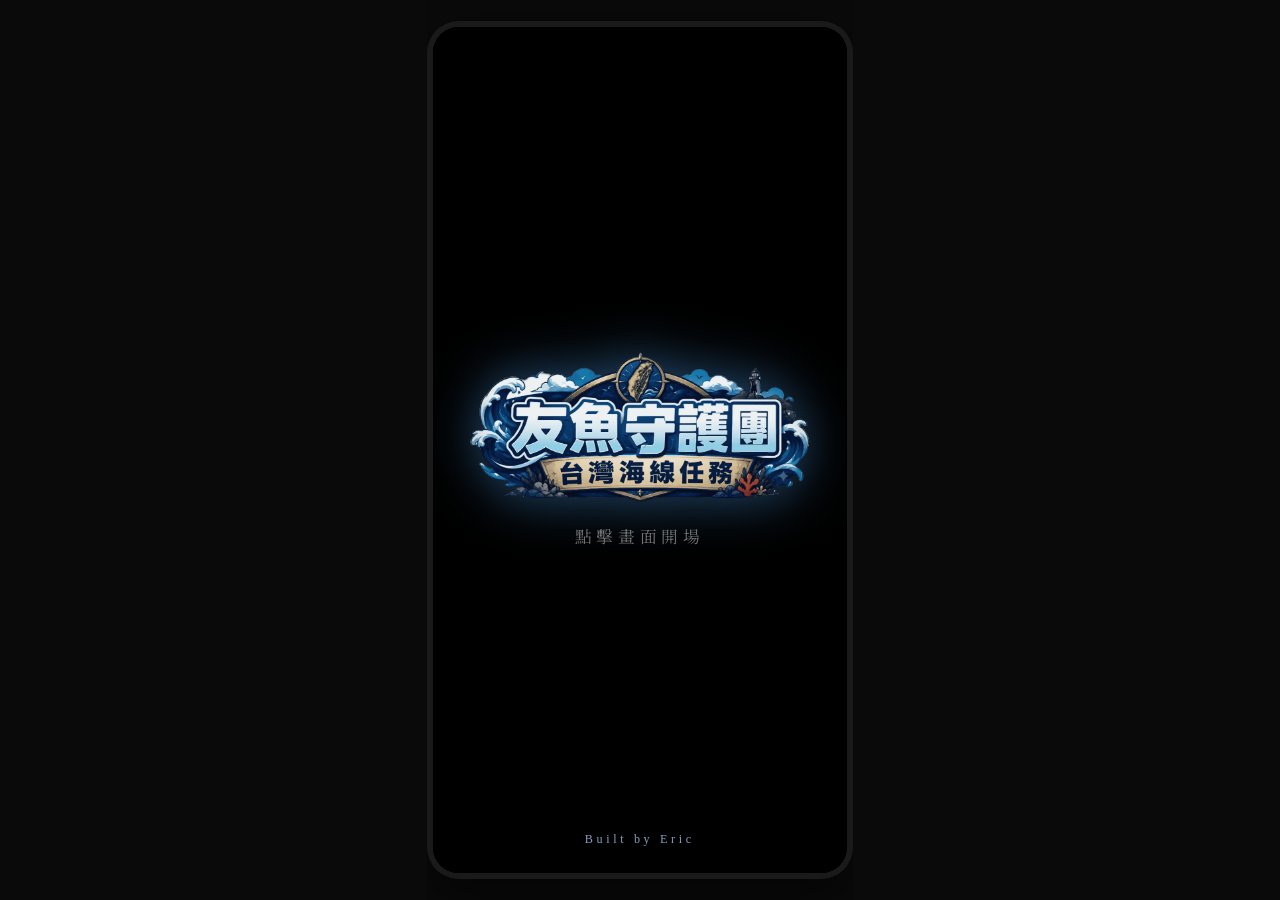
<file: 6htw/index.html>
﻿<!DOCTYPE html>
<html lang="zh-TW">
<head>
    <meta charset="UTF-8">
    <meta name="viewport" content="width=device-width, initial-scale=1.0">
	<script>
        (function() {
            var ua = navigator.userAgent;
            if (ua.indexOf("Line") > -1) {
                var url = window.location.href;
                if (url.indexOf('openExternalBrowser=1') === -1) {
                    var separator = url.indexOf('?') === -1 ? '?' : '&';
                    window.location.replace(url + separator + 'openExternalBrowser=1');
                }
            }
        })();
    </script>
	<script>
        /* 桌機/寬螢幕自動導向「手機外框」展示版（desktop.html），
           手機直接開（寬度 <=700）完全不受影響、不會跳轉。 */
        (function() {
            var params = new URLSearchParams(window.location.search);
            var inIframe = (window.self !== window.top);
            if (window.innerWidth > 700 && !inIframe && !params.has('embedded')) {
                window.location.replace('desktop.html');
            }
        })();
    </script>
    <title>友魚守護團 台灣海線任務</title>
    <link rel="icon" href="data:,">
    <link rel="stylesheet" href="style.css">
    <link rel="preconnect" href="https://fonts.googleapis.com">
    <link rel="preconnect" href="https://fonts.gstatic.com" crossorigin>
    <link href="https://fonts.googleapis.com/css2?family=Noto+Serif+TC:wght@900&display=swap" rel="stylesheet">

	<style>
		body { background: #000; transition: background 0.8s ease; }
		body.game-started { background: transparent; }

		/* LOGO 防閃現：<img id="intro-logo"> 寫在下面的 HTML 裡，瀏覽器一解析到
		   就會用「圖片原始尺寸」直接畫出來；但控制它尺寸與淡入的完整樣式是由
		   intro.js 動態注入的，而 intro.js 排在所有 script 的最後才載入。
		   中間這段空窗期會閃出一個超大的 LOGO，所以這裡先把最關鍵的兩個屬性
		   （隱藏、限制寬度）寫在跟 HTML 一起解析的樣式區塊中擋住。
		   intro.js 之後注入的完整樣式（含 transition/animation）會自然接手。 */
		#intro-logo {
			opacity: 0;
			max-width: min(82vw, 720px);
			width: 100%;
			height: auto;
		}
	</style>

</head>
<body>

  <!-- ══ 開場畫面 ══ -->
  <div id="intro-screen">
    <div id="intro-vig"></div>
    <div id="intro-blk"></div>
    <div id="intro-scan"></div>
    <div id="intro-flash"></div>

    <!-- 特效層 -->
    <div id="fx-vignette"></div>
    <div id="fx-particles"></div>
    <div id="fx-weather"></div>
    <div id="fx-halo"></div>
    <div id="fx-spotlight"></div>
    <div id="fx-scan"></div>
    <div id="fx-glitch"></div>
    <div id="fx-ripple"></div>
    <div id="fx-ripple2"></div>
    <div id="fx-ripple3"></div>

    <div id="intro-ts">
      <img src="image/LOGO.png" id="intro-logo" alt="友魚守護團 台灣海線任務">
      <div id="intro-hint">點擊畫面開場</div>
    </div>

    <div id="intro-cs">
      <img id="iimg-a" class="iimg" src="" alt="">
      <img id="iimg-b" class="iimg" src="" alt="">
      <div id="intro-pgnum"></div>
    </div>

	<div id="intro-credits" style="opacity:0">Built by Eric</div>
    <button id="intro-skip" onclick="introSkip()" style="display:none">不要跳過 >></button>
  </div>


	<script src="platform.js"></script>
	<script src="weather-event.js"></script>
	<script src="welcome-screen.js"></script>



  <script>
  if(sessionStorage.getItem('skipIntro')==='1'){
    sessionStorage.removeItem('skipIntro');
    document.getElementById('intro-screen').remove();
    var _w=document.getElementById('welcome-screen');
    _w.style.display='block';
    _w.style.animation='welcomeFadeIn 1.5s ease-in-out forwards';
  }
  </script>

    <!-- preload="none"：頁面一開啟不下載主遊戲音樂，等故事圖與開場音樂都下載完，
         才由 intro.js 的 preloadMainBgm() 開始下載，避免跟開場素材搶網路 -->
    <audio id="bgm" loop preload="none">
        <source src="Below_the_Surface.mp3" type="audio/mpeg">
    </audio>

    <!-- 頂端控制列：用 flex 一列排開，左／中／右三組自動分配空間，
         不再各自絕對定位（6 個元素在手機寬度下用絕對置中一定會互相重疊）。
         左＝返回平台／中＝收藏進度、剩餘召喚數、出牌記錄／右＝省電、聲音、結算 -->
    <div id="top-bar">
        <div class="top-group">
            <div id="exit-control" onclick="confirmExitDuringGame()" title="返回平台">🔚</div>
        </div>
        <div class="top-group" id="top-center-group">
            <div id="leaderboard-control" onclick="openLeaderboard()" title="我的收藏進度">🏆</div>
            <div id="deck-info" title="剩餘召喚次數">🎴--</div>
            <div id="log-btn" onclick="openLog()" title="出牌記錄">📜</div>
        </div>
        <div class="top-group">
            <div id="power-save-control" onclick="togglePowerSave()" title="省電模式">🔋</div>
            <div id="music-control" onclick="toggleMusic()" title="音樂">🔊</div>
            <div id="report-control" onclick="toggleReportMode()" title="結算報告">🧮</div>
        </div>
    </div>
	
    <div id="log-modal">
        <div id="log-content">
            <div class="log-header">
                <span>出牌紀錄</span>
                <div style="display:flex;gap:8px;align-items:center;">
                    <button id="log-copy-btn" onclick="copyLog()">📋 複製</button>
                    <button onclick="closeLog()">關閉</button>
                </div>
            </div>
            <div id="log-messages"></div>
        </div>
    </div>

    <div id="story-overlay" style="display:none; position:fixed; top:0; left:0; width:100%; height:100%; background:black; z-index:3000;">
        <img id="story-img" src="" style="width:100%; height:100%; object-fit: cover;">
        <div style="position:absolute; top:20px; right:20px; width:100%; display:flex; justify-content:right; gap:20px;">
            <button class="ctrl-btn" onclick="closeStory()">X</button>
        </div>
        <div id="story-page-num" style="position:absolute; top:20px; left:20px; color:white; background:rgba(0,0,0,0.2); padding:5px 10px; border-radius:20px;">1 / 9</div>
    </div>

	<div id="contact-overlay" style="display:none; position:fixed; top:0; left:0; width:100%; height:100%; background:rgba(0,0,0,.82); z-index:3000; align-items:center; justify-content:center; font-family:'Microsoft JhengHei','PingFang TC',sans-serif;">
	<div style="width:88%;max-width:360px;background:rgba(8,20,14,.96);border:1px solid rgba(100,200,150,.28);border-radius:20px;padding:28px 24px 24px;position:relative;">
		<button onclick="closeContact()" style="position:absolute;top:14px;right:16px;background:none;border:none;cursor:pointer;font-size:20px;color:rgba(200,240,220,.55);">✕</button>
		<div style="font-size:1.1rem;font-weight:900;color:rgba(200,245,220,.9);letter-spacing:1px;margin-bottom:4px;">聯絡我們</div>
		<div style="font-size:12px;color:rgba(160,210,180,.55);margin-bottom:20px;">歡迎留下您的想法或回饋</div>
		<div style="display:flex;flex-direction:column;gap:12px;">
			<div>
				<div style="font-size:11px;color:rgba(160,210,180,.6);margin-bottom:5px;">名字（選填）</div>
				<input id="contact-name" type="text" maxlength="30" placeholder="您的名字…" style="width:100%;box-sizing:border-box;background:rgba(255,255,255,.08);border:1px solid rgba(100,200,150,.25);border-radius:10px;padding:10px 12px;color:rgba(220,245,230,.9);font-size:14px;font-family:inherit;outline:none;">
			</div>
			<div>
				<div style="font-size:11px;color:rgba(160,210,180,.6);margin-bottom:5px;">電子信箱（選填）</div>
				<input id="contact-email" type="email" maxlength="80" placeholder="方便我們回覆您…" style="width:100%;box-sizing:border-box;background:rgba(255,255,255,.08);border:1px solid rgba(100,200,150,.25);border-radius:10px;padding:10px 12px;color:rgba(220,245,230,.9);font-size:14px;font-family:inherit;outline:none;">
			</div>
			<div>
				<div style="font-size:11px;color:rgba(160,210,180,.6);margin-bottom:5px;">留言內容（必填）</div>
				<textarea id="contact-message" maxlength="500" placeholder="想說的話…" rows="4" style="width:100%;box-sizing:border-box;background:rgba(255,255,255,.08);border:1px solid rgba(100,200,150,.25);border-radius:10px;padding:10px 12px;color:rgba(220,245,230,.9);font-size:14px;font-family:inherit;outline:none;resize:none;"></textarea>
			</div>
			<div id="contact-msg" style="font-size:12px;text-align:center;min-height:18px;color:rgba(120,220,160,.8);"></div>
			<button id="contact-submit-btn" onclick="submitContact()" style="width:100%;padding:14px;border-radius:50px;border:none;cursor:pointer;font-size:1rem;font-weight:900;font-family:inherit;background:linear-gradient(135deg,rgba(60,180,110,.9),rgba(30,140,80,.9));color:#fff;box-shadow:0 4px 16px rgba(40,160,90,.35);">送出留言</button>
		</div>
	</div>
</div>

<div id="info-overlay" style="display:none; position:fixed; top:0; left:0; width:100%; height:100%; background:black; z-index:3000;">
        <img id="info-img" src="" style="width:100%; height:100%; object-fit: cover;">
        <div style="position:absolute; top:20px; right:20px; width:100%; display:flex; justify-content:right; gap:20px;">
            <button class="ctrl-btn" onclick="closeInfo()">X</button>
        </div>
        <div id="info-page-num" style="position:absolute; top:20px; left:20px; color:white; background:rgba(0,0,0,0.2); padding:5px 10px; border-radius:20px;">1 / 18</div>
        <!-- 桌機展示版專用：沒有觸控滑動，加左右按鈕當替代操作，預設隱藏，只在 desktop-mode 顯示 -->
        <button id="info-prev-btn" class="ctrl-btn desktop-only-btn" onclick="prevInfo()" style="position:absolute; left:14px; top:50%; transform:translateY(-50%); font-size:1.3rem; padding:8px 14px;">‹</button>
        <button id="info-next-btn" class="ctrl-btn desktop-only-btn" onclick="nextInfo()" style="position:absolute; right:14px; top:50%; transform:translateY(-50%); font-size:1.3rem; padding:8px 14px;">›</button>
    </div>

    <div id="card-preview-overlay">
        <div id="card-preview-container"></div>
    </div>

		<div id="header">友魚守護團：台灣海線任務</div>

		<div class="char-area">
			<div id="ai-1" class="box"></div>
			<div id="ai-2" class="box"></div>
			<div id="ai-3" class="box"></div>
		</div>

		<div id="ocean">
			<div id="summon-display"></div>
			<div id="table"></div>
		</div>

		<div id="player-zone" style="position: relative; overflow: hidden;">
			<div id="drawer-up-arrow" style="display:none;">▲ 上滑/左滑/右滑選牌</div>
			<div id="arrow-left" class="hand-arrow" onclick="scrollHand(-1)"></div>
			<div id="player-hand" class="hand"></div>
			<div id="arrow-right" class="hand-arrow" onclick="scrollHand(1)"></div>
		</div>

    <!-- 排行榜（收集分數計算＋UI）現在併在 win-screen.js 裡了 -->

    <script src="sfx.js"></script>
    <script src="db.js"></script>
    <script src="main.js"></script>
	<script src="tutorial.js"></script>
	<script src="win-screen.js"></script>

	<div id="tutorial-tooltip"></div>
	<div id="ui-lock"></div>
	<div id="summon-focus-overlay">
		<div id="summon-focus-box">🔍 尋找守護員...<br>等待中...</div>
	</div>

	<script>
		document.addEventListener('contextmenu', e => e.preventDefault());
	</script>

  <script src="intro.js"></script>

  <script>
  /* 預載 tw.png */
  (function(){ var p = new Image(); p.src = 'image/tw.png'; })();
  /* 預載 LOGO.png */
  (function(){ var p = new Image(); p.src = 'image/LOGO.png'; })();
  </script>

</body>
</html>
</file>
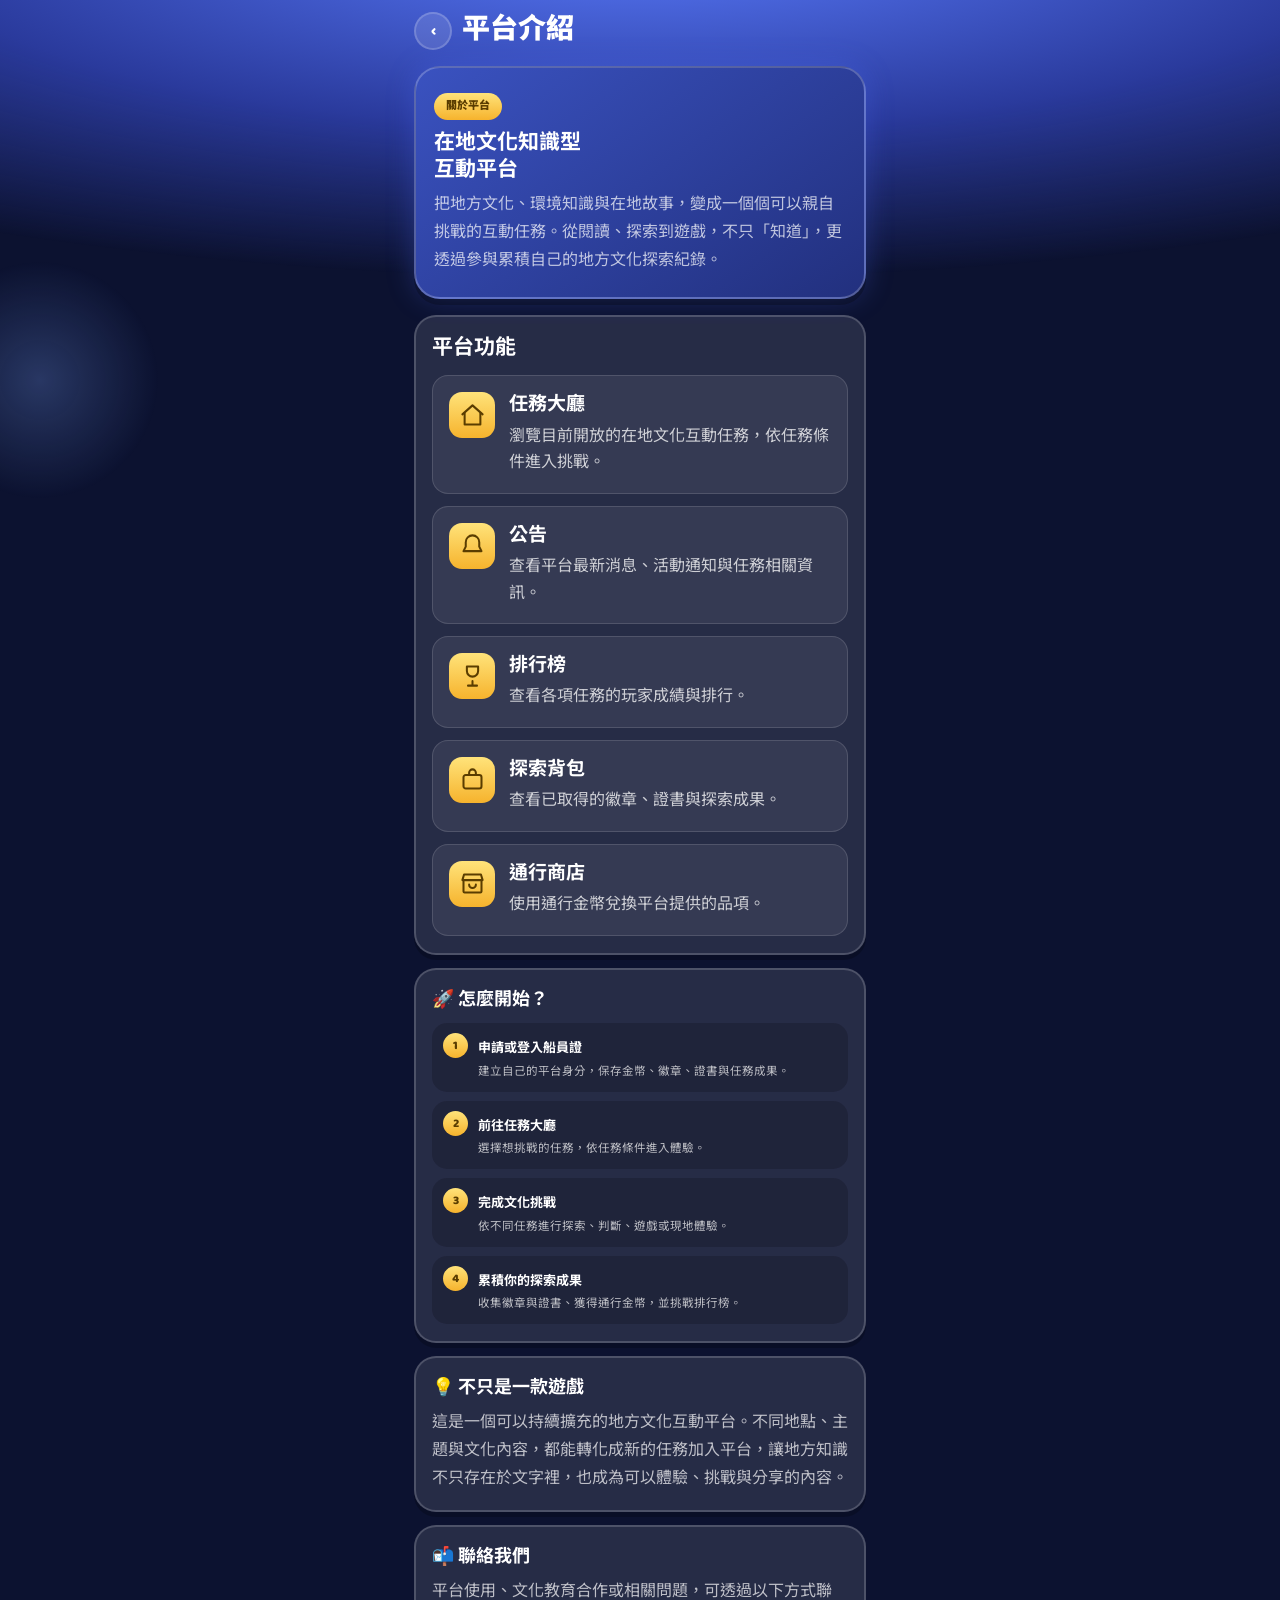
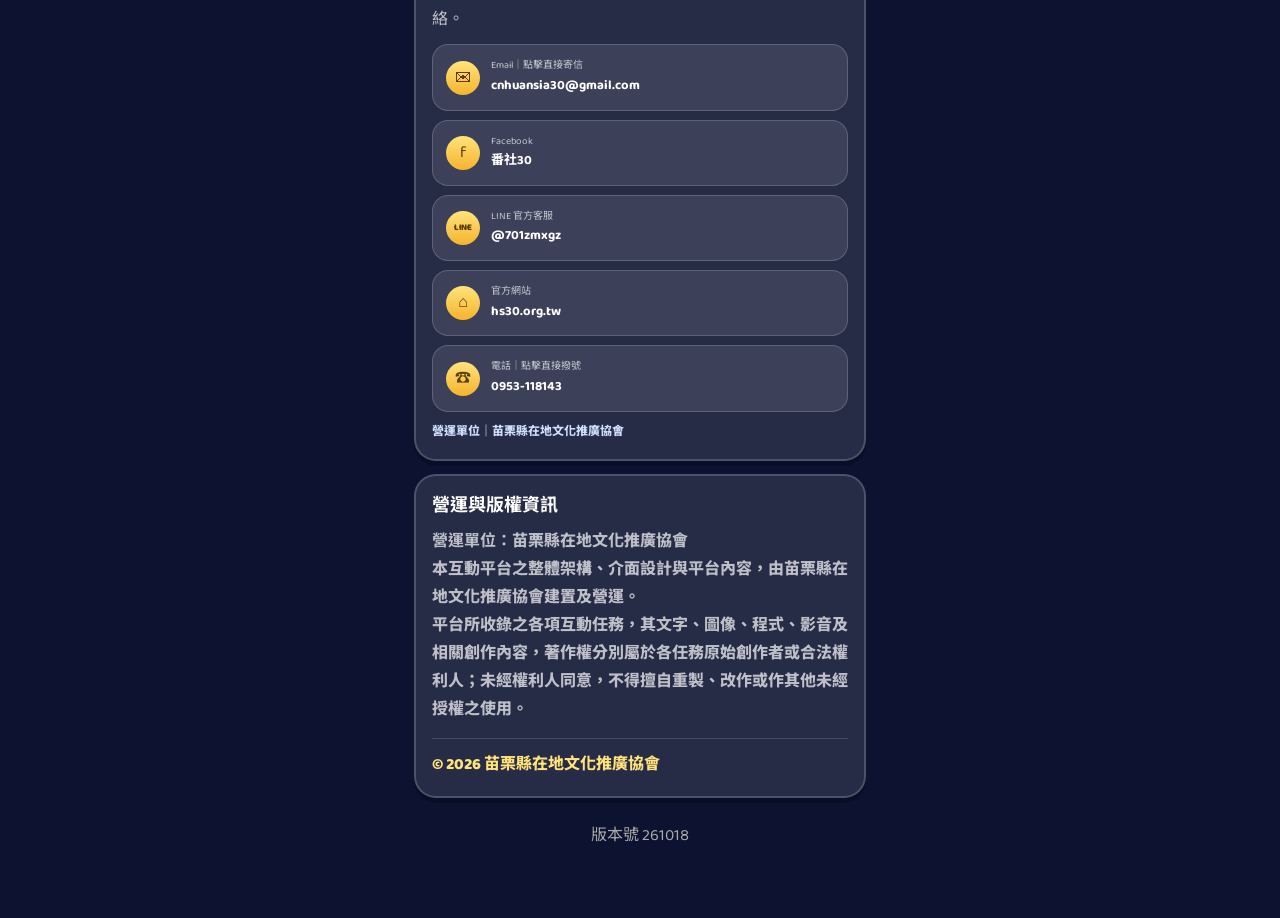
<file: about.html>
<!DOCTYPE html>

<html lang="zh-TW">
<head>
<meta charset="utf-8"/>
<meta content="width=device-width, initial-scale=1.0, maximum-scale=1.0, user-scalable=no" name="viewport"/>
<title>平台介紹｜在地文化知識型互動平台</title>
<meta content="#0c1230" name="theme-color"/>
<link href="https://fonts.googleapis.com" rel="preconnect"/>
<link href="https://fonts.googleapis.com/css2?family=Baloo+2:wght@600;700;800&amp;family=Noto+Sans+TC:wght@500;700;900&amp;display=swap" rel="stylesheet"/>
<style>
*{box-sizing:border-box;margin:0;padding:0} :root{--bg:#0c1230;--card:#151d52;--line:rgba(255,255,255,.18);--dim:rgba(255,255,255,.7);--gold:#ffe37a;--gold2:#f6b32d;--green:#9bf07f}
html,body{min-height:100%;font-family:'Baloo 2','Noto Sans TC',-apple-system,sans-serif;color:#fff;background:var(--bg);-webkit-tap-highlight-color:transparent}
body{max-width:480px;margin:0 auto;position:relative;overflow-x:hidden;padding-bottom:32px}
body:before{content:"";position:fixed;inset:0;pointer-events:none;background:radial-gradient(130% 50% at 50% -8%,#5b7dff 0%,#2a3a9c 45%,transparent 78%)}
body:after{content:"";position:fixed;left:-80px;top:260px;width:240px;height:240px;border-radius:50%;pointer-events:none;background:radial-gradient(circle,rgba(126,168,255,.25),transparent 70%)}
.wrap{position:relative;z-index:1;padding:12px 14px 28px}.top{display:flex;align-items:center;gap:10px;margin-bottom:16px}.back{width:38px;height:38px;border-radius:50%;border:2px solid var(--line);background:rgba(255,255,255,.12);color:#fff;text-decoration:none;display:flex;align-items:center;justify-content:center;font-size:22px;font-weight:800}.top h1{font-size:18px;font-weight:900}.hero{padding:22px 18px;border-radius:26px;background:linear-gradient(145deg,#3a52c0,#22307e);border:2px solid rgba(255,255,255,.22);box-shadow:0 6px 0 rgba(0,0,0,.24),0 0 28px rgba(80,110,255,.28);margin-bottom:16px}.hero-badge{display:inline-block;padding:4px 12px;border-radius:20px;background:linear-gradient(180deg,var(--gold),var(--gold2));color:#5a3d00;font-size:11px;font-weight:900;margin-bottom:10px}.hero h2{font-size:24px;line-height:1.25;margin-bottom:8px}.hero p,.card p{font-size:13px;line-height:1.75;color:var(--dim)}.card{background:rgba(255,255,255,.11);border:2px solid var(--line);border-radius:22px;padding:17px 16px;margin-bottom:13px;box-shadow:0 5px 0 rgba(0,0,0,.2)}.card h3{font-size:16px;margin-bottom:8px;color:#fff}.steps{display:grid;gap:9px;margin-top:10px}.step{display:flex;gap:10px;align-items:flex-start;padding:10px 11px;background:rgba(0,0,0,.18);border-radius:15px}.num{flex:0 0 25px;height:25px;border-radius:50%;display:flex;align-items:center;justify-content:center;background:linear-gradient(180deg,var(--gold),var(--gold2));color:#5a3d00;font-size:12px;font-weight:900}.step strong{font-size:13px}.step span{display:block;font-size:11.5px;color:var(--dim);line-height:1.55;margin-top:1px}.feature-grid{display:grid;grid-template-columns:1fr 1fr;gap:9px;margin-top:10px}.feature{padding:12px 10px;border-radius:15px;background:rgba(0,0,0,.18);text-align:center;font-size:12px;font-weight:800}.feature b{display:block;font-size:20px;margin-bottom:3px}.contact{display:flex;flex-direction:column;gap:9px;margin-top:10px}.contact a{display:flex;align-items:center;gap:11px;text-decoration:none;color:#fff;padding:12px 13px;border-radius:16px;background:rgba(255,255,255,.1);border:1px solid var(--line)}.contact-icon{width:34px;height:34px;border-radius:50%;display:flex;align-items:center;justify-content:center;background:linear-gradient(180deg,var(--gold),var(--gold2));color:#5a3d00;font-size:16px}.contact small{display:block;color:var(--dim);font-size:10px}.contact strong{display:block;font-size:13px;overflow-wrap:anywhere}.operator{font-size:12px;color:#cfe0ff;font-weight:800;margin-top:9px}.copyright{text-align:center;font-size:10.5px;color:rgba(255,255,255,.48);line-height:1.6;padding:5px 10px}.portrait-warning{display:none;position:fixed;inset:0;z-index:999;background:#0c1230;align-items:center;justify-content:center;flex-direction:column;text-align:center;padding:24px}.portrait-warning div{font-size:44px}.portrait-warning h2{margin-top:12px;font-size:20px}.portrait-warning p{margin-top:6px;color:var(--dim);font-size:13px}@media screen and (orientation:landscape) and (max-height:600px){.portrait-warning{display:flex}}

    /* 介紹頁字級加大 */
    body { font-size: 17px; }
    main, .about-shell, .about-page { line-height: 1.75; }
    .eyebrow, .kicker { font-size: 14px !important; }
    h1 { font-size: 28px !important; line-height: 1.35; }
    h2 { font-size: 21px !important; line-height: 1.4; }
    h3 { font-size: 18px !important; line-height: 1.45; }
    p, li, .contact-row, .contact-item { font-size: 16px !important; line-height: 1.75; }
    .back, .back-btn, .site-link, a.button { font-size: 16px !important; }
    .copyright-lines p { margin: 8px 0; }


    .copyright-mark {
        margin-top: 14px !important;
        padding-top: 12px;
        border-top: 1px solid rgba(255,255,255,.14);
        color: #ffe37a !important;
        font-weight: 800;
    }


/* 平台五大功能：統一資訊層級 */
.feature-grid { display:grid; gap:12px; margin-top:12px; }
.feature-item {
    display:flex; align-items:flex-start; gap:13px;
    padding:15px; border-radius:16px;
    background:rgba(255,255,255,.075);
    border:1px solid rgba(255,255,255,.13);
}
.feature-icon {
    flex:0 0 42px; width:42px; height:42px; border-radius:13px;
    display:flex; align-items:center; justify-content:center;
    background:rgba(255,227,122,.12);
    font-size:22px;
}
.feature-body { min-width:0; }
.feature-body h3 { margin:0 0 4px; color:#fff; }
.feature-body p { margin:0; color:rgba(255,255,255,.76); }

/* v5：平台功能手機版固定單欄，避免大字在雙欄中被擠成直排 */
.feature-grid {
    display: flex !important;
    flex-direction: column !important;
    grid-template-columns: none !important;
    gap: 12px !important;
    width: 100% !important;
}
.feature-item {
    display: flex !important;
    flex-direction: row !important;
    align-items: flex-start !important;
    width: 100% !important;
    min-width: 0 !important;
    gap: 14px !important;
    padding: 16px !important;
    border-radius: 16px !important;
    background: rgba(255,255,255,.075) !important;
    border: 1px solid rgba(255,255,255,.13) !important;
}
.feature-icon {
    flex: 0 0 46px !important;
    width: 46px !important;
    height: 46px !important;
    display: flex !important;
    align-items: center !important;
    justify-content: center !important;
    border-radius: 13px !important;
    font-size: 23px !important;
}
.feature-body {
    flex: 1 1 auto !important;
    width: auto !important;
    min-width: 0 !important;
}
.feature-body h3 {
    margin: 0 0 5px !important;
    font-size: 19px !important;
    line-height: 1.4 !important;
    white-space: normal !important;
    word-break: keep-all !important;
}
.feature-body p {
    margin: 0 !important;
    font-size: 16px !important;
    line-height: 1.65 !important;
    white-space: normal !important;
    word-break: normal !important;
    overflow-wrap: break-word !important;
}
@media (max-width: 380px) {
    .feature-item { gap: 12px !important; padding: 14px !important; }
    .feature-icon { flex-basis: 42px !important; width: 42px !important; height: 42px !important; }
    .feature-body h3 { font-size: 18px !important; }
    .feature-body p { font-size: 15.5px !important; }
}

.feature-icon svg{width:27px;height:27px;display:block;stroke:var(--gold);stroke-linecap:round;stroke-linejoin:round}

.contact a[href*="line.me"] .contact-icon{font-size:9px;font-weight:900;letter-spacing:-.4px}

/* 平台功能圖示：與本頁其他圖示一致，金底深色圖案 */
.feature-icon{
    background:linear-gradient(180deg,var(--gold),var(--gold2)) !important;
    color:#5a3d00 !important;
}
.feature-icon svg{
    stroke:currentColor !important;
}
</style>
</head>
<body>
<div class="portrait-warning"><div>📱↻</div><h2>請將手機轉為直式</h2><p>本平台專為直式螢幕設計，以提供最佳體驗。</p></div>
<main class="wrap">
<div class="top"><a aria-label="返回平台" class="back" href="./">‹</a><h1>平台介紹</h1></div>
<section class="hero"><span class="hero-badge">關於平台</span><h2>在地文化知識型<br/>互動平台</h2><p>把地方文化、環境知識與在地故事，變成一個個可以親自挑戰的互動任務。從閱讀、探索到遊戲，不只「知道」，更透過參與累積自己的地方文化探索紀錄。</p></section>
<section class="card"><h2>平台功能</h2><div class="feature-grid"><div class="feature-item"><div class="feature-icon"><svg viewBox="0 0 24 24" fill="none" stroke="currentColor" stroke-width="1.8" aria-hidden="true"><path d="M3 11l9-8 9 8"/><path d="M5 10v10h14V10"/></svg></div><div class="feature-body"><h3>任務大廳</h3><p>瀏覽目前開放的在地文化互動任務，依任務條件進入挑戰。</p></div></div><div class="feature-item"><div class="feature-icon"><svg viewBox="0 0 24 24" fill="none" stroke="currentColor" stroke-width="1.8" aria-hidden="true"><path d="M12 3a6 6 0 0 1 6 6v4l2 4H4l2-4V9a6 6 0 0 1 6-6z"/></svg></div><div class="feature-body"><h3>公告</h3><p>查看平台最新消息、活動通知與任務相關資訊。</p></div></div><div class="feature-item"><div class="feature-icon"><svg viewBox="0 0 24 24" fill="none" stroke="currentColor" stroke-width="1.8" aria-hidden="true"><path d="M8 21h8M12 17v4M7 4h10v4a5 5 0 0 1-10 0V4z"/></svg></div><div class="feature-body"><h3>排行榜</h3><p>查看各項任務的玩家成績與排行。</p></div></div><div class="feature-item"><div class="feature-icon"><svg viewBox="0 0 24 24" fill="none" stroke="currentColor" stroke-width="1.8" aria-hidden="true"><rect x="4" y="8" width="16" height="12" rx="2"/><path d="M9 8V6a3 3 0 0 1 6 0v2"/></svg></div><div class="feature-body"><h3>探索背包</h3><p>查看已取得的徽章、證書與探索成果。</p></div></div><div class="feature-item"><div class="feature-icon"><svg viewBox="0 0 24 24" fill="none" stroke="currentColor" stroke-width="1.8" aria-hidden="true"><path d="M3 9l1.5-5h15L21 9"/><path d="M4 9h16v10a1 1 0 0 1-1 1H5a1 1 0 0 1-1-1V9z"/><path d="M9 13a3 3 0 0 0 6 0"/></svg></div><div class="feature-body"><h3>通行商店</h3><p>使用通行金幣兌換平台提供的品項。</p></div></div></div></section>
<section class="card"><h3>🚀 怎麼開始？</h3><div class="steps"><div class="step"><div class="num">1</div><div><strong>申請或登入船員證</strong><span>建立自己的平台身分，保存金幣、徽章、證書與任務成果。</span></div></div><div class="step"><div class="num">2</div><div><strong>前往任務大廳</strong><span>選擇想挑戰的任務，依任務條件進入體驗。</span></div></div><div class="step"><div class="num">3</div><div><strong>完成文化挑戰</strong><span>依不同任務進行探索、判斷、遊戲或現地體驗。</span></div></div><div class="step"><div class="num">4</div><div><strong>累積你的探索成果</strong><span>收集徽章與證書、獲得通行金幣，並挑戰排行榜。</span></div></div></div></section>
<section class="card"><h3>💡 不只是一款遊戲</h3><p>這是一個可以持續擴充的地方文化互動平台。不同地點、主題與文化內容，都能轉化成新的任務加入平台，讓地方知識不只存在於文字裡，也成為可以體驗、挑戰與分享的內容。</p></section>
<section class="card"><h3>📬 聯絡我們</h3><p>平台使用、文化教育合作或相關問題，可透過以下方式聯絡。</p><div class="contact">
<a href="mailto:cnhuansia30@gmail.com"><span class="contact-icon">✉</span><span><small>Email｜點擊直接寄信</small><strong>cnhuansia30@gmail.com</strong></span></a>
<a class="contact-link" href="https://www.facebook.com/huansia/" rel="noopener noreferrer" target="_blank"><span class="contact-icon">f</span><span><small>Facebook</small><strong>番社30</strong></span></a>
<a class="contact-link" href="https://line.me/R/ti/p/%40701zmxgz" rel="noopener noreferrer" target="_blank"><span class="contact-icon">LINE</span><span><small>LINE 官方客服</small><strong>@701zmxgz</strong></span></a>
<a class="contact-link" href="http://hs30.org.tw/" rel="noopener noreferrer" target="_blank"><span class="contact-icon">⌂</span><span><small>官方網站</small><strong>hs30.org.tw</strong></span></a>
<a href="tel:+886953118143"><span class="contact-icon">☎</span><span><small>電話｜點擊直接撥號</small><strong>0953-118143</strong></span></a>
</div><div class="operator">營運單位｜苗栗縣在地文化推廣協會</div></section>
<section class="card">
<h3>營運與版權資訊</h3>
<div class="operator">
<p><strong>營運單位：</strong>苗栗縣在地文化推廣協會</p>
<p>本互動平台之整體架構、介面設計與平台內容，由苗栗縣在地文化推廣協會建置及營運。</p>
<p>平台所收錄之各項互動任務，其文字、圖像、程式、影音及相關創作內容，著作權分別屬於各任務原始創作者或合法權利人；未經權利人同意，不得擅自重製、改作或作其他未經授權之使用。</p>
<p class="copyright-mark">© 2026 苗栗縣在地文化推廣協會</p>
</div>
</section>
<p class="platform-version" style="text-align:center;color:#aaa;font-size:13px;margin:24px 0 8px">版本號 261018</p>
</main>
</body>
</html>
</file>
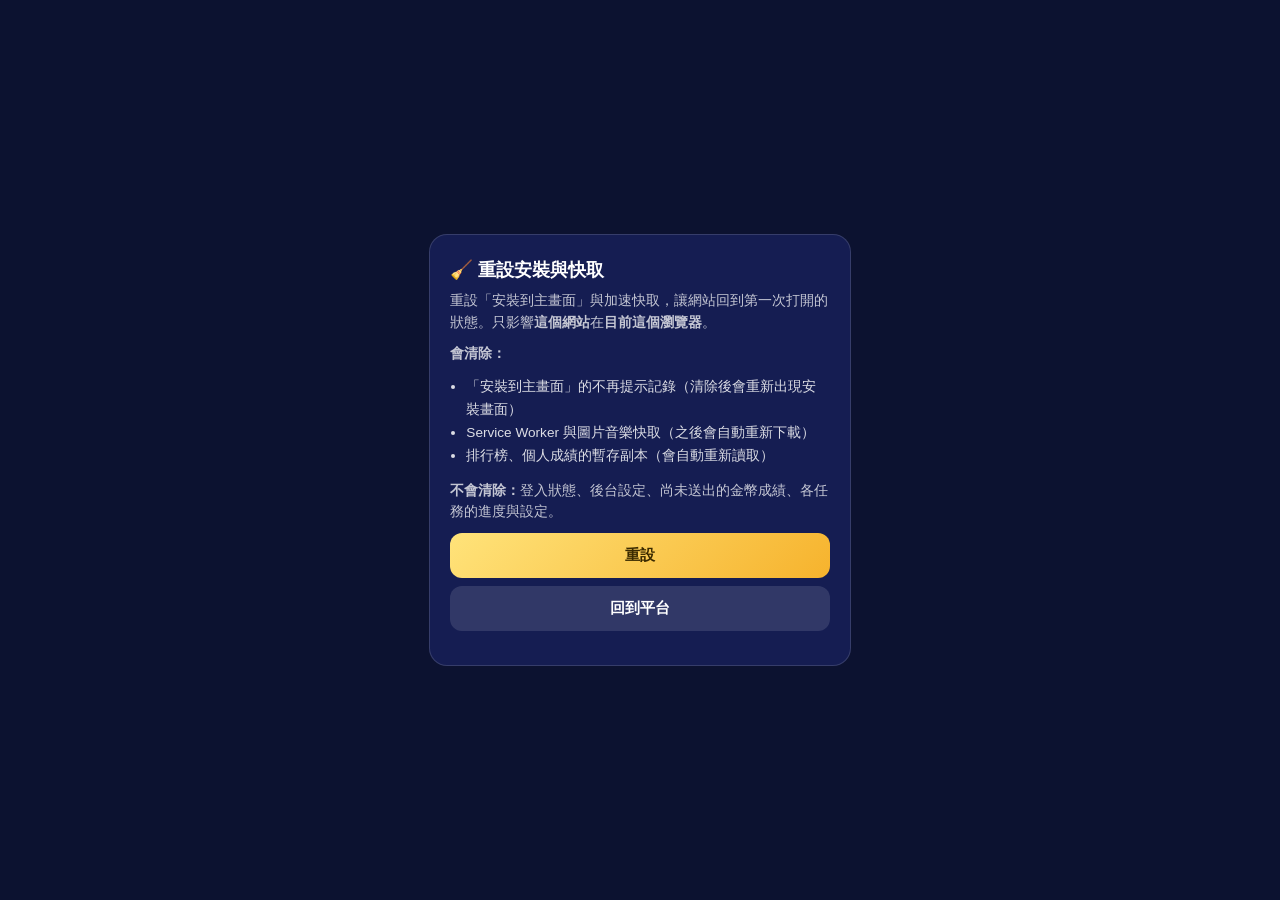
<file: reset.html>
<!DOCTYPE html>
<html lang="zh-TW">
<head>
<meta charset="UTF-8">
<meta name="viewport" content="width=device-width, initial-scale=1.0">
<title>重設安裝與快取</title>
<link rel="icon" href="data:,">
<style>
    body { margin: 0; min-height: 100vh; background: #0c1230; color: #fff; font-family: "Noto Sans TC", "Microsoft JhengHei", "PingFang TC", sans-serif;
        display: flex; align-items: center; justify-content: center; padding: 20px; box-sizing: border-box; }
    .card { width: 100%; max-width: 380px; background: #151d52; border-radius: 18px; padding: 22px 20px; border: 1px solid rgba(255,255,255,0.14); }
    h1 { margin: 0 0 8px; font-size: 1.15rem; }
    p { margin: 0 0 10px; font-size: 0.85rem; color: rgba(255,255,255,0.75); line-height: 1.6; }
    ul { margin: 0 0 12px; padding-left: 1.2em; font-size: 0.85rem; color: rgba(255,255,255,0.85); line-height: 1.7; }
    button, a.btn { display: block; width: 100%; box-sizing: border-box; padding: 12px; border-radius: 12px; border: none; font-weight: 800;
        font-size: 0.95rem; cursor: pointer; font-family: inherit; text-align: center; text-decoration: none; margin-top: 8px; }
    button { background: linear-gradient(135deg, #ffe37a, #f6b32d); color: #3a2a00; }
    button:disabled { opacity: 0.5; cursor: default; }
    a.btn { background: rgba(255,255,255,0.12); color: #fff; }
    #log { margin-top: 12px; font-size: 0.8rem; line-height: 1.7; white-space: pre-wrap; color: rgba(255,255,255,0.85); }
</style>
</head>
<body>
<div class="card">
    <h1>🧹 重設安裝與快取</h1>
    <p>重設「安裝到主畫面」與加速快取，讓網站回到第一次打開的狀態。只影響<b>這個網站</b>在<b>目前這個瀏覽器</b>。</p>
    <p><b>會清除：</b></p>
    <ul>
        <li>「安裝到主畫面」的不再提示記錄（清除後會重新出現安裝畫面）</li>
        <li>Service Worker 與圖片音樂快取（之後會自動重新下載）</li>
        <li>排行榜、個人成績的暫存副本（會自動重新讀取）</li>
    </ul>
    <p><b>不會清除：</b>登入狀態、後台設定、尚未送出的金幣成績、各任務的進度與設定。</p>
    <button id="clear-btn">重設</button>
    <a class="btn" href="./">回到平台</a>
    <div id="log"></div>
</div>

<script>
const logEl = document.getElementById('log');
const btn = document.getElementById('clear-btn');
function log(msg) { logEl.textContent += msg + '\n'; }

// 只清跟「安裝到主畫面／加速快取」有關的資料。刻意保留的：
//   - 登入狀態（IndexedDB 裡的 Firebase 登入資料）：清掉只是多一次登入，要登出有登出按鈕
//   - 後台的 GitHub 權杖 gh_admin_config、後台解鎖 admin_unlocked：跟 PWA 無關
//   - pendingTaskWrites、taskEventLogs_fallback：網路不穩時還沒送出的金幣成績與記錄，清掉就真的遺失
//   - 各任務的進度與設定（通行證、音效開關、機台編號等）：屬於玩家的資料
const CLEAR_LOCAL_EXACT = ['gh_install_guide_dismissed'];   // 安裝引導「不再提示」
const CLEAR_LOCAL_PREFIX = ['lb_cache_'];                    // 排行榜暫存（加速用副本）
const CLEAR_SESSION_PREFIX = ['my_score_'];                  // 個人最佳成績暫存（加速用副本）

function clearKeys(storage, exact, prefixes) {
    const removed = [];
    for (let i = storage.length - 1; i >= 0; i--) {
        const k = storage.key(i);
        if (exact.includes(k) || prefixes.some(p => k.startsWith(p))) { storage.removeItem(k); removed.push(k); }
    }
    return removed.length;
}

btn.addEventListener('click', async () => {
    if (!confirm('確定要重設安裝記錄與快取嗎？')) return;
    btn.disabled = true;
    logEl.textContent = '';

    // 1. Service Worker：先解除註冊，避免它在清快取的同時又把檔案存回去
    try {
        if ('serviceWorker' in navigator) {
            const regs = await navigator.serviceWorker.getRegistrations();
            for (const r of regs) await r.unregister();
            log(`✅ Service Worker：已移除 ${regs.length} 個`);
        } else {
            log('— Service Worker：此瀏覽器不支援，略過');
        }
    } catch (e) { log('⚠️ Service Worker 移除失敗：' + e.message); }

    // 2. 圖片音樂快取
    try {
        if ('caches' in window) {
            const keys = await caches.keys();
            for (const k of keys) await caches.delete(k);
            log(`✅ 圖片音樂快取：已清除 ${keys.length} 個`);
        }
    } catch (e) { log('⚠️ 快取清除失敗：' + e.message); }

    // 3. 安裝引導記錄、排行榜與成績暫存（只刪指定項目，其餘資料不動）
    try {
        const n = clearKeys(localStorage, CLEAR_LOCAL_EXACT, CLEAR_LOCAL_PREFIX);
        log(`✅ 安裝記錄與排行榜暫存：已清除 ${n} 筆`);
    } catch (e) { log('⚠️ 清除失敗：' + e.message); }
    try {
        const n = clearKeys(sessionStorage, [], CLEAR_SESSION_PREFIX);
        log(`✅ 個人成績暫存：已清除 ${n} 筆`);
    } catch (e) { log('⚠️ 清除失敗：' + e.message); }

    log('\n完成！按「回到平台」重新開啟即可（登入狀態與其他資料都保留）。');
    btn.disabled = false;
});
</script>
</body>
</html>
</file>
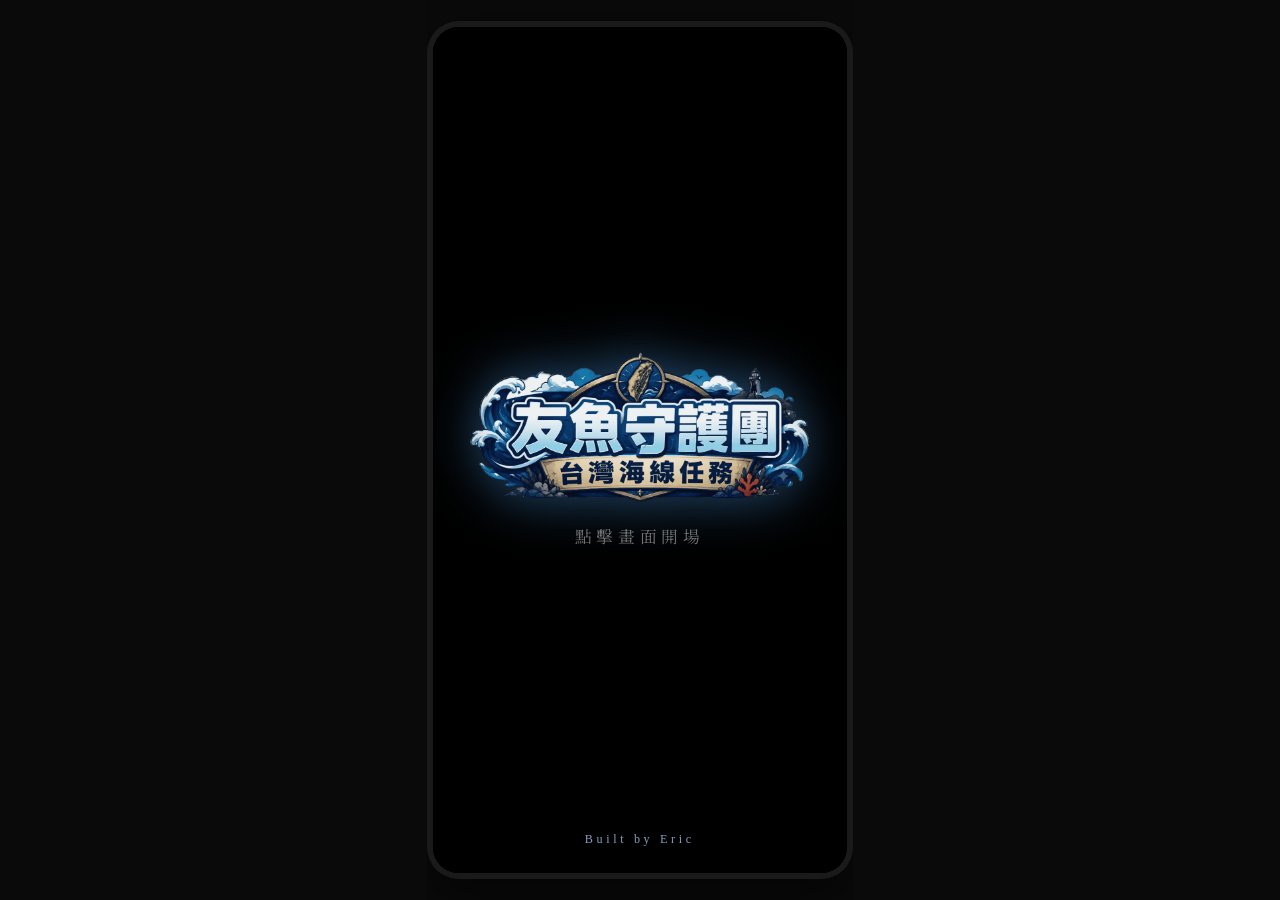
<file: 6htw/desktop.html>
<!DOCTYPE html>
<html lang="zh-TW">
<head>
<meta charset="UTF-8">
<title>友魚守護團 台灣海線任務 - 桌面版</title>
<link rel="icon" href="data:,">
<style>
    html, body {
        margin: 0;
        height: 100%;
        background: #0a0a0a;
        display: flex;
        align-items: center;
        justify-content: center;
        overflow: hidden;
        font-family: "Microsoft JhengHei", "PingFang TC", sans-serif;
    }
    /* 外框：純裝飾用的邊框，跟縮放計算完全分開，不會裁切到內容 */
    #frame-border {
        padding: 6px;
        background: #1a1a1a;
        border-radius: 32px;
        box-shadow: 0 20px 60px rgba(0,0,0,0.6);
    }
    /* 真正裁切內容的容器：大小 = 設計尺寸 × 縮放倍率（由 JS 算出來寫進這裡） */
    #frame-outer {
        position: relative;
        overflow: hidden;
        border-radius: 26px;
        background: #000;
    }
    /* iframe 本身永遠鎖定在設計尺寸 436x892，內部看到的 CSS 像素永遠跟遊戲設計時一樣，
       不會因為畫面縮放而擠壓變形，排版永遠正確；縮放交給 transform 處理，
       transform 只是「視覺上」把整個畫面等比例縮小/放大，不影響內部佈局計算。 */
    #frame-outer iframe {
        display: block;
        width: 436px;
        height: 892px;
        border: 0;
        transform-origin: top left;
    }
</style>
</head>
<body>
    <div id="frame-border">
        <div id="frame-outer">
            <iframe id="frame-iframe" src="index.html?embedded=1" title="友魚守護團 台灣海線任務"></iframe>
        </div>
    </div>

    <script>
    (function () {
        /* ⚠️ 這是遊戲版面的「設計基準尺寸」，跟 index.html 的手機版排版是
           對應死的（目前 436x892）。如果之後調整遊戲的版面比例／改了
           style.css 裡跟版面尺寸相關的設定，這裡也要同步改，不然桌機
           展示版縮放出來的畫面比例會跟手機版對不上。 */
        var DESIGN_W = 436;
        var DESIGN_H = 892;
        var outer = document.getElementById('frame-outer');
        var iframe = document.getElementById('frame-iframe');

        function fit() {
            // 讓可用空間扣掉一點邊距，畫面不會頂到瀏覽器邊緣
            var availW = window.innerWidth * 0.94;
            var availH = window.innerHeight * 0.94;
            var scale = Math.min(availW / DESIGN_W, availH / DESIGN_H);

            iframe.style.transform = 'scale(' + scale + ')';
            outer.style.width = (DESIGN_W * scale) + 'px';
            outer.style.height = (DESIGN_H * scale) + 'px';
        }

        fit();
        window.addEventListener('resize', fit);

        /* ── 訊息轉發：desktop.html 這一層才是平台用 window.open() 真正開出來的
           視窗，平台的 player_info／ack 訊息只會送到這裡，不會自動穿透進下面
           的 iframe。反過來，iframe 裡的 index.html 送出的 ready／complete／
           score／exit，也要從這裡轉發給平台，不能指望 iframe 自己直接跟平台
           對話（iframe 的 window.opener 永遠是 null，跟外層視窗是分開的）。
           兩個方向都要轉發，缺一邊就是這次遇到的「送得出去、但收不到玩家
           資料」的問題。 */
        window.addEventListener('message', function (event) {
            const data = event.data;
            if (!data) return;
            if (data.source === 'culture-platform') {
                // 平台 → desktop.html 這一層，轉發進 iframe 給真正的遊戲頁面
                iframe.contentWindow.postMessage(data, '*');
            } else if (data.source === 'culture-task' && window.opener) {
                // iframe 裡的遊戲頁面 → desktop.html 這一層，轉發給平台
                window.opener.postMessage(data, '*');
            }
        });
    })();
    </script>
</body>
</html>
</file>
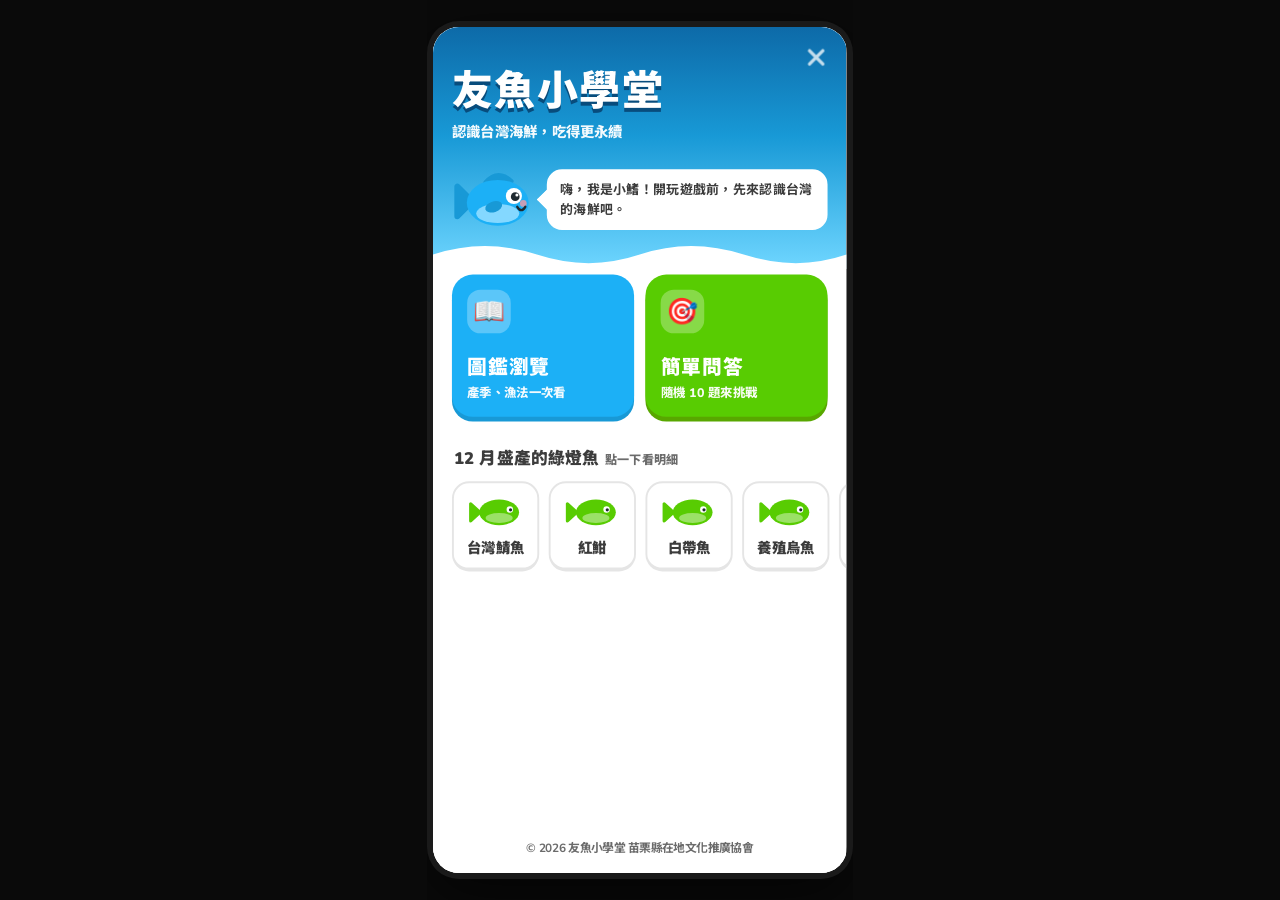
<file: fishguide/fishguide-desktop.html>
<!DOCTYPE html>
<html lang="zh-TW">
<head>
<meta charset="UTF-8">
<title>友魚小學堂 - 桌面版</title>
<link rel="icon" href="data:,">
<style>
    html, body {
        margin: 0;
        height: 100%;
        background: #0a0a0a;
        display: flex;
        align-items: center;
        justify-content: center;
        overflow: hidden;
        font-family: "Microsoft JhengHei", "PingFang TC", sans-serif;
    }
    #frame-border {
        padding: 6px;
        background: #1a1a1a;
        border-radius: 32px;
        box-shadow: 0 20px 60px rgba(0,0,0,0.6);
    }
    #frame-outer {
        position: relative;
        overflow: hidden;
        border-radius: 26px;
        background: #000;
    }
    /* 跟平台及其他任務用同一組設計尺寸，整個平台的桌機展示外觀一致。 */
    #frame-outer iframe {
        display: block;
        width: 436px;
        height: 892px;
        border: 0;
        transform-origin: top left;
    }
</style>
</head>
<body>
    <div id="frame-border">
        <div id="frame-outer">
            <iframe id="frame-iframe" src="fishguide.html?embedded=1" title="友魚小學堂"></iframe>
        </div>
    </div>

    <script>
    (function () {
        var DESIGN_W = 436;
        var DESIGN_H = 892;
        var outer = document.getElementById('frame-outer');
        var iframe = document.getElementById('frame-iframe');

        function fit() {
            var availW = window.innerWidth * 0.94;
            var availH = window.innerHeight * 0.94;
            var scale = Math.min(availW / DESIGN_W, availH / DESIGN_H);

            iframe.style.transform = 'scale(' + scale + ')';
            outer.style.width = (DESIGN_W * scale) + 'px';
            outer.style.height = (DESIGN_H * scale) + 'px';
        }

        fit();
        window.addEventListener('resize', fit);

        /* 這個任務只送 exit（不送 ready/complete/score），所以實際上只有
           「iframe → 這一層 → 平台」這個方向會用到。保留 culture-platform
           那個分支只是跟其他任務的寫法一致、方便之後如果這個任務也要接
           更多功能時不用重寫這段，目前不影響任何運作。 */
        window.addEventListener('message', function (event) {
            const data = event.data;
            if (!data) return;
            if (data.source === 'culture-platform') {
                iframe.contentWindow.postMessage(data, '*');
            } else if (data.source === 'culture-task' && window.opener) {
                window.opener.postMessage(data, '*');
            }
        });
    })();
    </script>
</body>
</html>
</file>
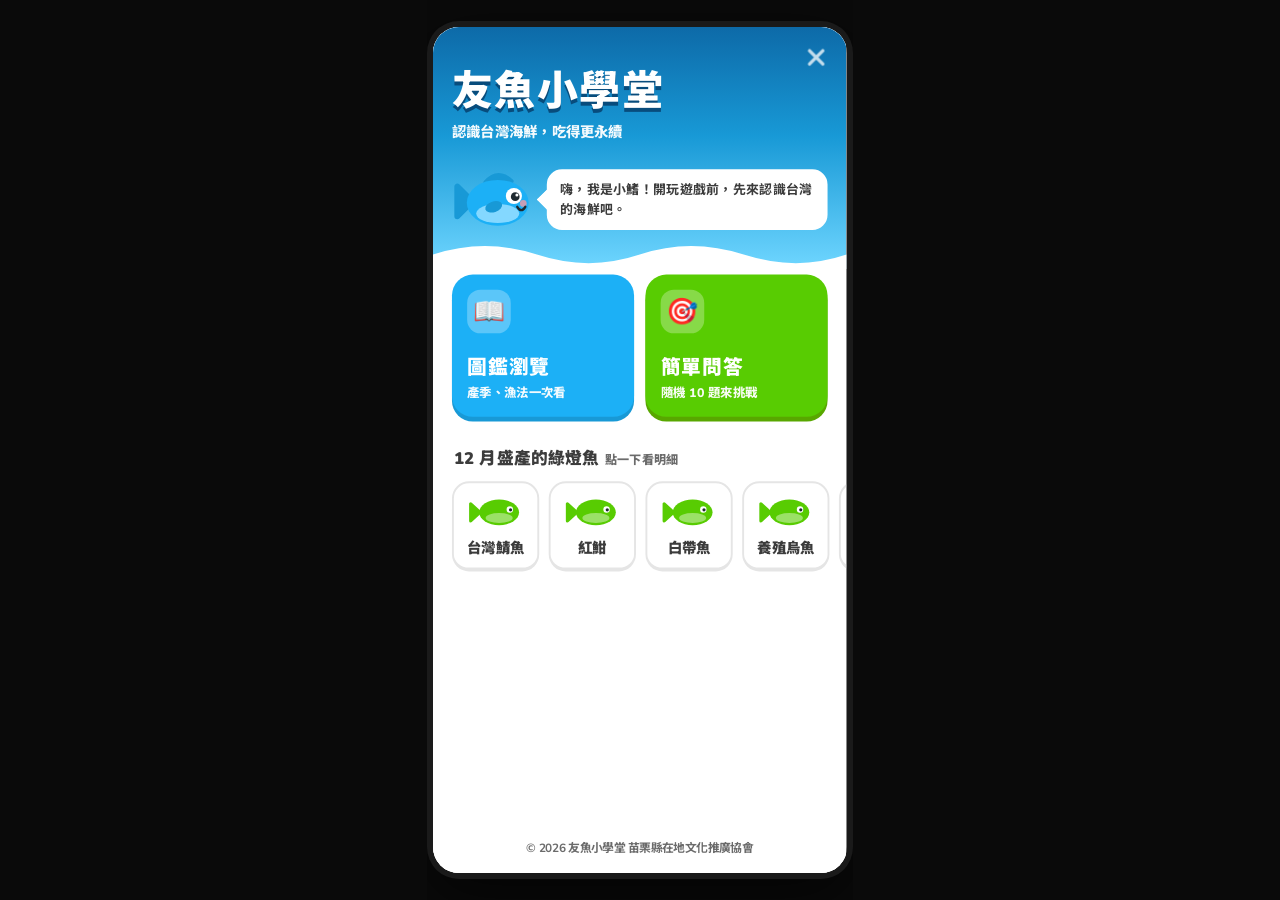
<file: fishguide/fishguide.html>
<!DOCTYPE html>
<html lang="zh-TW">
<head>
<meta charset="UTF-8">
<meta name="viewport" content="width=device-width, initial-scale=1.0, maximum-scale=1.0, user-scalable=no, viewport-fit=cover">
<script>
    /* 桌機/寬螢幕自動導向「手機外框」展示版（fishguide-desktop.html），
       手機直接開（寬度 <=700）完全不受影響、不會跳轉。 */
    (function() {
        var params = new URLSearchParams(window.location.search);
        var inIframe = (window.self !== window.top);
        if (window.innerWidth > 700 && !inIframe && !params.has('embedded')) {
            window.location.replace('fishguide-desktop.html');
        }
    })();
</script>
<title>友魚小學堂</title>
<link rel="icon" href="data:,">
<link rel="preconnect" href="https://fonts.googleapis.com">
<link rel="preconnect" href="https://fonts.gstatic.com" crossorigin>
<link href="https://fonts.googleapis.com/css2?family=Nunito:wght@700;800;900&family=Noto+Sans+TC:wght@500;700;900&display=swap" rel="stylesheet">
<style>
    :root {
        --green: #58cc02;   --green-d: #58a700;  --green-bg: #d7ffb8;
        --blue: #1cb0f6;    --blue-d: #1899d6;   --blue-bg: #ddf4ff;  --blue-line: #84d8ff;
        --red: #ff4b4b;     --red-d: #ea2b2b;    --red-bg: #ffdfe0;
        --yellow: #ffc800;  --yellow-d: #e5b400; --yellow-bg: #fff4cc; --yellow-ink: #8a6500;
        --orange: #ff9600;
        --line: #e5e5e5;    --line-d: #afafaf;
        --ink: #3c3c3c;     --ink-dim: #6b6b6b;
        --bg: #ffffff;      --bg-soft: #f7f7f7;
    }
    * { box-sizing: border-box; -webkit-tap-highlight-color: transparent; }
    html, body {
        margin: 0; height: 100%;
        background: var(--bg); color: var(--ink);
        font-family: "Nunito", "Noto Sans TC", "PingFang TC", "Microsoft JhengHei", sans-serif;
        font-weight: 700; font-size: 16px;
        overflow: hidden; overscroll-behavior: none;
    }
    button { font-family: inherit; -webkit-user-select: none; user-select: none; }
    :focus-visible { outline: 3px solid var(--blue); outline-offset: 2px; }

    #portrait-warning {
        display: none; position: fixed; inset: 0; z-index: 999;
        background: var(--blue); color: #fff;
        align-items: center; justify-content: center; text-align: center; padding: 20px;
        font-size: 1.1rem; font-weight: 800; line-height: 1.8;
    }
    @media screen and (orientation: landscape) { #portrait-warning { display: flex; } }

    #app { height: 100%; position: relative; }
    @supports (height: 100dvh) { #app { height: 100dvh; } }
    .screen { position: absolute; inset: 0; display: none; flex-direction: column; background: var(--bg); }
    .screen.active { display: flex; }
    .scroll { overscroll-behavior: contain; -webkit-overflow-scrolling: touch; }

    /* ── 共用元件 ── */
    .topbar {
        flex: 0 0 auto; display: flex; align-items: center; gap: 10px;
        padding: calc(10px + env(safe-area-inset-top)) 12px 8px 8px;
    }
    .icon-btn {
        flex: 0 0 auto; width: 48px; height: 48px; border: 0; border-radius: 14px; cursor: pointer;
        background: none; color: var(--line-d); display: grid; place-items: center;
    }
    .icon-btn:active { background: var(--bg-soft); }
    .icon-btn svg { width: 24px; height: 24px; }

    .btn {
        --face: var(--green); --edge: var(--green-d); --text: #fff;
        display: block; width: 100%; min-height: 54px; border: 0; cursor: pointer;
        padding: 14px 20px; border-radius: 16px;
        background: var(--face); color: var(--text);
        font-size: 1.05rem; font-weight: 900; letter-spacing: 0.06em;
        box-shadow: 0 4px 0 var(--edge);
        transition: transform .08s, box-shadow .08s;
    }
    .btn:active:not(:disabled) { transform: translateY(4px); box-shadow: 0 0 0 var(--edge); }
    .btn.red   { --face: var(--red);  --edge: var(--red-d); }
    .btn.ghost { --face: #fff; --edge: var(--line); --text: var(--blue); border: 2px solid var(--line); }
    .btn.gray  { --face: var(--line); --edge: var(--line-d); --text: var(--ink-dim); }
    .btn:disabled { --face: var(--line); --edge: var(--line); --text: var(--line-d); cursor: default; box-shadow: none; }

    .card { background: #fff; border: 2px solid var(--line); border-bottom-width: 4px; border-radius: 18px; }

    .progress { flex: 1 1 auto; height: 16px; border-radius: 8px; background: var(--line); overflow: hidden; }
    .progress > i {
        display: block; height: 100%; width: 0; border-radius: 8px; background: var(--green);
        position: relative; transition: width .45s cubic-bezier(.3,.9,.3,1);
    }
    .progress > i::after { content: ""; position: absolute; left: 8px; right: 8px; top: 4px; height: 4px; border-radius: 2px; background: rgba(255,255,255,.35); }

    .bubble {
        position: relative; background: #fff; border: 2px solid var(--line); border-radius: 16px;
        padding: 12px 14px; font-size: 1rem; line-height: 1.6; color: var(--ink);
    }
    .bubble::before, .bubble::after { content: ""; position: absolute; left: -9px; top: 22px; width: 14px; height: 14px; background: #fff; border: 2px solid var(--line); border-right: 0; border-top: 0; transform: rotate(45deg); }
    .bubble::after { border: 0; left: -5px; top: 24px; width: 12px; height: 12px; }

    .badge { display: inline-block; font-size: .85rem; font-weight: 900; padding: 5px 14px; border-radius: 999px; color: #fff; white-space: nowrap; letter-spacing: .04em; }
    .badge.green  { background: var(--green); }
    .badge.yellow { background: var(--yellow); color: #5a4300; }
    .badge.red    { background: var(--red); }

    .mascot { display: block; flex: 0 0 auto; }

    /* ── 首頁：海面 hero + 兩顆大按鈕 + 這個月盛產 ── */
    #screen-home { overflow-y: auto; background: #fff; }
    .sea {
        position: relative; flex: 0 0 auto; overflow: hidden; color: #fff;
        padding: calc(10px + env(safe-area-inset-top)) 20px 0;
        background: linear-gradient(180deg, #0d6aa8 0%, #1899d6 45%, #6fd6ff 100%);
    }
    .sea .exit { position: absolute; top: calc(8px + env(safe-area-inset-top)); right: 8px; color: rgba(255,255,255,.75); z-index: 2; }
    .sea .exit:active { background: rgba(255,255,255,.15); }
    .brand { position: relative; z-index: 1; margin: 34px 0 0; font-size: 2.7rem; font-weight: 900; letter-spacing: .04em; line-height: 1.1; text-shadow: 0 4px 0 #084c7c; }
    .tagline { position: relative; z-index: 1; margin-top: 6px; font-size: .95rem; font-weight: 800; opacity: .95; }
    .sea-mascot { position: relative; z-index: 1; display: flex; align-items: center; gap: 12px; margin: 26px 0 0; padding-bottom: 38px; }
    .sea-mascot .mascot { width: 88px; }
    .sea-mascot .bubble { flex: 1; font-size: .85rem; line-height: 1.55; padding: 9px 12px; color: var(--ink); border-color: #fff; }
    .sea-mascot .bubble::before { border-color: #fff; }
    .sea .wave { position: absolute; left: 0; bottom: -1px; width: 100%; height: 34px; display: block; }
    .sea .bub { position: absolute; bottom: -20px; border-radius: 50%; border: 2px solid rgba(255,255,255,.55); background: rgba(255,255,255,.14); animation: rise 9s linear infinite; }
    @keyframes rise { to { transform: translateY(-330px); opacity: 0; } }

    .home-foot { margin-top: auto; padding: 8px 20px calc(18px + env(safe-area-inset-bottom)); text-align: center; font-size: .78rem; font-weight: 700; color: var(--ink-dim); }
    .home-main { padding: 6px 20px calc(24px + env(safe-area-inset-bottom)); }
    .tiles { display: flex; gap: 12px; }
    .tile-btn {
        --face: var(--blue); --edge: var(--blue-d);
        flex: 1; min-height: 150px; padding: 16px; border: 0; border-radius: 22px; cursor: pointer; text-align: left; color: #fff;
        background: var(--face); box-shadow: 0 5px 0 var(--edge); font: inherit;
        display: flex; flex-direction: column; justify-content: space-between;
        transition: transform .08s, box-shadow .08s;
    }
    .tile-btn.play { --face: var(--green); --edge: var(--green-d); }
    .tile-btn:active:not(:disabled) { transform: translateY(5px); box-shadow: 0 0 0 var(--edge); }
    .tile-btn:disabled { opacity: .55; cursor: default; }
    .tile-btn .t-ico { width: 46px; height: 46px; border-radius: 14px; background: rgba(255,255,255,.28); display: grid; place-items: center; font-size: 1.7rem; }
    .tile-btn .t-name { font-size: 1.3rem; font-weight: 900; letter-spacing: .04em; }
    .tile-btn .t-desc { font-size: .82rem; font-weight: 800; opacity: .95; margin-top: 2px; }

    .home-sec { margin-top: 30px; }
    .home-sec h3 { margin: 0 2px 10px; font-size: 1.1rem; font-weight: 900; }
    .home-sec h3 small { font-size: .8rem; color: var(--ink-dim); font-weight: 800; margin-left: 6px; }
    .season-scroller { display: flex; gap: 10px; overflow-x: auto; margin: 0 -20px; padding: 2px 20px 8px; scrollbar-width: none; }
    .season-scroller::-webkit-scrollbar { display: none; }
    .sf { flex: 0 0 auto; width: 92px; padding: 10px 6px 10px; text-align: center; cursor: pointer; font: inherit; color: inherit; transition: transform .08s, border-bottom-width .08s; }
    .sf:active { transform: translateY(2px); border-bottom-width: 2px; }
    .sf svg { width: 60px; height: auto; display: block; margin: 2px auto 6px; }
    .sf .n { font-size: .95rem; font-weight: 900; }


    /* ── 圖鑑（直式手機：一欄、大字、拇指區按鈕） ── */
    .browse-body { flex: 1 1 auto; min-height: 0; overflow-y: auto; padding: 0 16px 24px; }
    .music-btn { margin-right: -4px; color: var(--line-d); }
    .music-btn.on { color: var(--blue); }
    .music-btn .ic-off { display: block; }
    .music-btn .ic-on { display: none; }
    .music-btn.on .ic-off { display: none; }
    .music-btn.on .ic-on { display: block; }
    .chips { display: flex; gap: 6px; padding: 0 0 10px; overflow-x: auto; scrollbar-width: none; }
    .chips::-webkit-scrollbar { display: none; }
    .chip { flex: 0 0 auto; min-height: 32px; padding: 4px 12px; border-radius: 999px; cursor: pointer; border: 2px solid var(--line); border-bottom-width: 3px; background: #fff; font-size: .8rem; font-weight: 800; color: var(--ink-dim); }
    .chip[aria-pressed="true"] { border-color: var(--blue-line); background: var(--blue-bg); color: var(--blue); }
    .chip:active { transform: translateY(1px); border-bottom-width: 2px; }

    .fish-card.enter-next { animation: slideNext .28s ease-out; }
    .fish-card.enter-prev { animation: slidePrev .28s ease-out; }
    @keyframes slideNext { from { opacity: 0; transform: translateX(28px); } }
    @keyframes slidePrev { from { opacity: 0; transform: translateX(-28px); } }

    /* 照片區：先顯示插圖佔位，照片載入完成後淡入；全部失敗則顯示提示與重試 */
    .hero { position: relative; width: 100%; aspect-ratio: 4 / 3; border-radius: 24px; overflow: hidden; display: grid; place-items: center; background: var(--blue-bg); }
    .hero.green  { background: var(--green-bg); }
    .hero.yellow { background: var(--yellow-bg); }
    .hero.red    { background: var(--red-bg); }
    .hero.compact { aspect-ratio: 16 / 7; border-radius: 18px; }
    .hero .ph { width: 52%; height: auto; opacity: .5; }
    .hero.compact .ph { width: auto; height: 74%; }
    .hero.compact.nophoto .ph { height: 50%; margin-top: -16px; }
    .hero.compact .ph-note { top: auto; bottom: 8px; }
    .hero-img { position: absolute; inset: 0; width: 100%; height: 100%; object-fit: cover; opacity: 0; transition: opacity .35s; }
    .hero-img.in { opacity: 1; }
    .hero .ph-note { position: absolute; left: 0; right: 0; top: 12px; display: none; justify-content: center; }
    .hero.nophoto .ph { opacity: .9; }
    .hero.has-img .ph { display: none; }
    .hero.nophoto .ph-note { display: flex; }
    .hero-retry { min-height: 40px; padding: 8px 16px; border-radius: 999px; border: 2px solid rgba(0,0,0,.08); background: rgba(255,255,255,.9); color: var(--ink-dim); font-size: .85rem; font-weight: 800; cursor: pointer; }
    .hero-pill { position: absolute; left: 10px; bottom: 10px; padding: 2px 10px; font-size: .72rem; border: 2px solid #fff; box-shadow: 0 1px 5px rgba(0,0,0,.25); }

    .fish-title { margin: 18px 2px 4px; }
    .fish-name { font-size: 2rem; font-weight: 900; line-height: 1.2; }
    .fish-summary { font-size: 1.05rem; line-height: 1.75; margin: 12px 2px 0; }

    .sec { margin-top: 22px; }
    .sec > h3 { margin: 0 2px 10px; font-size: 1.15rem; font-weight: 900; }
    .sec > .sub { margin: -4px 2px 10px; font-size: .88rem; color: var(--ink-dim); line-height: 1.5; }

    .season-status { margin: 0 2px 10px; font-size: 1rem; font-weight: 800; }
    .months { display: grid; grid-template-columns: repeat(12, 1fr); gap: 4px; }
    .m { position: relative; height: 40px; border-radius: 9px; display: grid; place-items: center; background: var(--line); color: var(--ink-dim); font-size: .8rem; font-weight: 900; }
    .m.on { background: var(--blue); color: #fff; }
    .m.now { outline: 3px solid var(--orange); outline-offset: 1px; }
    .months-note { margin: 8px 2px 0; font-size: .82rem; color: var(--ink-dim); line-height: 1.5; }

    .info-list { padding: 2px 16px; }
    .info-row { display: flex; gap: 14px; padding: 12px 0; }
        .info-row .v { font-size: 1.15rem; font-weight: 900; margin: 1px 0 3px; }
    .info-row .note { font-size: .92rem; line-height: 1.6; color: var(--ink-dim); }

    .method-list { display: flex; flex-direction: column; gap: 10px; }
    .method { padding: 12px 14px; }
    .method .mh { display: flex; align-items: center; justify-content: space-between; gap: 8px; }
    .method .mn { font-size: 1.1rem; font-weight: 900; }
    .impact { font-size: .78rem; font-weight: 900; padding: 3px 10px; border-radius: 999px; white-space: nowrap; }
    .impact.good  { background: var(--green-bg); color: var(--green-d); }
    .impact.watch { background: var(--yellow-bg); color: var(--yellow-ink); }
    .impact.heavy { background: var(--red-bg); color: var(--red-d); }
    .impact.ban   { background: var(--red); color: #fff; }
    .impact.farm  { background: var(--blue-bg); color: var(--blue-d); }
    .method .md { margin-top: 6px; font-size: .92rem; line-height: 1.65; color: var(--ink-dim); }

    .alts { display: flex; flex-direction: column; gap: 10px; }
    .alt { display: flex; align-items: center; gap: 12px; width: 100%; min-height: 56px; padding: 10px 14px; text-align: left; cursor: pointer; font: inherit; color: inherit; transition: transform .08s, border-bottom-width .08s; }
    .alt:active { transform: translateY(2px); border-bottom-width: 2px; }
    .alt .dot { width: 14px; height: 14px; border-radius: 50%; background: var(--green); flex: 0 0 auto; }
    .alt .an { font-size: 1.1rem; font-weight: 900; }
    .alt .ad { font-size: .85rem; color: var(--ink-dim); }
    .alt .ab { flex: 1; min-width: 0; }
    .alt svg { margin-left: auto; width: 20px; height: 20px; color: var(--line-d); flex: 0 0 auto; }

    .browse-nav { flex: 0 0 auto; display: flex; gap: 12px; padding: 12px 16px calc(14px + env(safe-area-inset-bottom)); border-top: 2px solid var(--line); background: #fff; }
    .browse-nav .btn { flex: 1; }
    .browse-nav .btn.gray { flex: 0 0 34%; }

    /* ── 問答 ── */
    .combo { flex: 0 0 auto; display: flex; align-items: center; gap: 4px; min-width: 48px; justify-content: flex-end; font-size: 1.05rem; font-weight: 900; color: var(--line-d); }
    .combo.hot { color: var(--orange); }
    .combo.pop { animation: pop .35s ease-out; }
    @keyframes pop { 40% { transform: scale(1.35); } }
    .quiz-body { flex: 1 1 auto; min-height: 0; overflow-y: auto; padding: 4px 18px 16px; display: flex; flex-direction: column; }
    .quiz-ask { display: flex; align-items: center; gap: 14px; margin-bottom: 16px; }
    .quiz-ask .mascot { width: 84px; }
    .quiz-ask .bubble { flex: 1; }
    .quiz-ask .bubble strong { font-size: 1.3rem; font-weight: 900; display: block; margin-bottom: 2px; }
    #quiz-fish { margin: 6px 0 16px; }
    .choices { display: flex; flex-direction: column; gap: 12px; }
    .choice { display: flex; align-items: center; gap: 14px; width: 100%; min-height: 60px; text-align: left; cursor: pointer; padding: 12px 16px; border-radius: 16px; background: #fff; color: var(--ink); border: 2px solid var(--line); border-bottom-width: 4px; font-size: 1.1rem; font-weight: 800; transition: transform .08s, border-bottom-width .08s; }
    .choice:active:not(:disabled) { transform: translateY(2px); border-bottom-width: 2px; }
    .choice .num { flex: 0 0 auto; width: 30px; height: 30px; border-radius: 9px; display: grid; place-items: center; border: 2px solid var(--line); font-size: .85rem; font-weight: 900; color: var(--ink-dim); }
    .choice.selected { border-color: var(--blue-line); background: var(--blue-bg); color: var(--blue); }
    .choice.selected .num { border-color: var(--blue-line); color: var(--blue); }
    .choice.correct { border-color: var(--green); background: var(--green-bg); color: var(--green-d); }
    .choice.correct .num { border-color: var(--green); color: var(--green-d); }
    .choice.wrong { border-color: var(--red); background: var(--red-bg); color: var(--red-d); }
    .choice.wrong .num { border-color: var(--red); color: var(--red-d); }
    .choice:disabled { cursor: default; }
    .choice.shake { animation: shake .35s; }
    @keyframes shake { 20%, 60% { transform: translateX(-6px); } 40%, 80% { transform: translateX(6px); } }
    .qfooter { flex: 0 0 auto; padding: 14px 18px calc(16px + env(safe-area-inset-bottom)); border-top: 2px solid var(--line); background: #fff; transition: background .2s, border-color .2s; }
    .qfooter.correct { background: var(--green-bg); border-color: transparent; }
    .qfooter.wrong   { background: var(--red-bg);   border-color: transparent; }
    .feedback { display: none; margin-bottom: 14px; }
    .qfooter.correct .feedback, .qfooter.wrong .feedback { display: flex; gap: 12px; align-items: flex-start; animation: rise .28s ease-out; }
    @keyframes rise { from { opacity: 0; transform: translateY(16px); } }
    .feedback .mark { flex: 0 0 auto; width: 40px; height: 40px; border-radius: 50%; background: #fff; display: grid; place-items: center; }
    .feedback .mark svg { width: 22px; height: 22px; }
    .feedback .fb { flex: 1; min-width: 0; }
    .feedback .vrow { display: flex; align-items: center; justify-content: space-between; gap: 8px; }
    .feedback .verdict { font-size: 1.2rem; font-weight: 900; }
    .feedback .explain { font-size: .92rem; line-height: 1.6; margin-top: 2px; font-weight: 700; max-height: 15vh; overflow-y: auto; }
    .more-btn { flex: 0 0 auto; min-height: 36px; padding: 6px 12px; border-radius: 999px; border: 2px solid currentColor; background: rgba(255,255,255,.7); font-size: .82rem; font-weight: 900; cursor: pointer; color: inherit; }
    .qfooter.correct .verdict, .qfooter.correct .explain, .qfooter.correct .more-btn { color: var(--green-d); }
    .qfooter.wrong .verdict, .qfooter.wrong .explain, .qfooter.wrong .more-btn { color: var(--red-d); }

    /* ── 完整資料（從問答點開） ── */
    #sheet { position: absolute; inset: 0; z-index: 20; display: none; flex-direction: column; background: #fff; }
    #sheet.open { display: flex; animation: sheetUp .28s ease-out; }
    @keyframes sheetUp { from { transform: translateY(40px); opacity: 0; } }
    #sheet .st { flex: 1; font-size: 1.1rem; font-weight: 900; }
    #sheet-body { flex: 1 1 auto; min-height: 0; overflow-y: auto; padding: 4px 16px calc(24px + env(safe-area-inset-bottom)); }

    /* ── 結果 ── */
    #screen-result { align-items: center; padding: calc(32px + env(safe-area-inset-top)) 24px calc(24px + env(safe-area-inset-bottom)); overflow: hidden; }
    #screen-result .mascot { width: 170px; margin-top: auto; animation: land .7s cubic-bezier(.3,1.5,.5,1); }
    @keyframes land { from { transform: translateY(-40px) scale(.8); opacity: 0; } }
    .result-title { font-size: 1.7rem; font-weight: 900; color: var(--yellow-d); margin: 18px 0 6px; text-align: center; }
    .result-label { font-size: 1rem; color: var(--ink-dim); text-align: center; line-height: 1.6; max-width: 300px; }
    .result-stats { display: flex; gap: 10px; width: 100%; max-width: 380px; margin: 26px 0 0; }
    .rstat { --c: var(--yellow); flex: 1; border: 2px solid var(--c); border-radius: 16px; overflow: hidden; }
    .rstat.g { --c: var(--green); } .rstat.o { --c: var(--orange); }
    .rstat .h { background: var(--c); color: #fff; text-align: center; font-size: .75rem; font-weight: 900; padding: 5px 0; letter-spacing: .06em; }
    .rstat .b { text-align: center; padding: 14px 4px; font-size: 1.4rem; font-weight: 900; color: var(--c); background: #fff; }
    .rstat:not(.g):not(.o) .b { color: var(--yellow-d); }
    .result-actions { margin-top: auto; padding-top: 24px; width: 100%; max-width: 380px; display: flex; flex-direction: column; gap: 12px; }
    #confetti { position: absolute; inset: 0; pointer-events: none; overflow: hidden; }
    #confetti i { position: absolute; top: -16px; width: 10px; height: 14px; border-radius: 3px; animation: fall linear forwards; }
    @keyframes fall { to { transform: translateY(950px) rotate(720deg); } }

    /* 矮螢幕（小尺寸手機）壓縮間距 */
    @media (max-height: 700px) {
        .brand { font-size: 2.2rem; margin-top: 14px; }
        .sea-mascot .mascot { width: 70px; }
        .quiz-ask .mascot { width: 64px; }
        #screen-result .mascot { width: 120px; }
    }
    @media (prefers-reduced-motion: reduce) { *, *::before, *::after { animation: none !important; transition: none !important; } }
</style>
</head>
<body>

<div id="portrait-warning">請將手機轉為直式<br>才能正常使用這個頁面</div>

<div id="app">

    <!-- 首頁 -->
    <section class="screen active" id="screen-home">
        <div class="sea">
            <button class="icon-btn exit" onclick="handleExit()" aria-label="離開">
                <svg viewBox="0 0 24 24"><path d="M5 5l14 14M19 5L5 19" stroke="currentColor" stroke-width="3.5" stroke-linecap="round" fill="none"/></svg>
            </button>
            <i class="bub" style="left:8%;width:14px;height:14px;animation-delay:0s"></i>
            <i class="bub" style="left:26%;width:9px;height:9px;animation-delay:3s;animation-duration:11s"></i>
            <i class="bub" style="left:58%;width:18px;height:18px;animation-delay:1.5s"></i>
            <i class="bub" style="left:74%;width:10px;height:10px;animation-delay:5s;animation-duration:10s"></i>
            <i class="bub" style="left:90%;width:14px;height:14px;animation-delay:7s"></i>
            <div class="brand">友魚小學堂</div>
            <div class="tagline">認識台灣海鮮，吃得更永續</div>
            <div class="sea-mascot">
                <div id="home-mascot"></div>
                <div class="bubble">嗨，我是小鰭！開玩遊戲前，先來認識台灣的海鮮吧。</div>
            </div>
            <svg class="wave" viewBox="0 0 390 34" preserveAspectRatio="none" aria-hidden="true"><path d="M0 18 Q49 0 98 18 T195 18 T293 18 T390 18 V34 H0Z" fill="#fff"/></svg>
        </div>

        <div class="home-main">
            <div class="tiles">
                <button class="tile-btn study" id="mode-browse" onclick="goBrowse()" disabled>
                    <span class="t-ico">📖</span>
                    <span><div class="t-name">圖鑑瀏覽</div><div class="t-desc">產季、漁法一次看</div></span>
                </button>
                <button class="tile-btn play" id="mode-quiz" onclick="goQuiz()" disabled>
                    <span class="t-ico">🎯</span>
                    <span><div class="t-name">簡單問答</div><div class="t-desc">隨機 10 題來挑戰</div></span>
                </button>
            </div>

            <div class="home-sec" id="home-season" hidden>
                <h3><span id="home-season-title"></span><small>點一下看明細</small></h3>
                <div class="season-scroller" id="home-season-list"></div>
            </div>
        </div>
        <div class="home-foot">© 2026 友魚小學堂 苗栗縣在地文化推廣協會</div>
    </section>

    <!-- 圖鑑 -->
    <section class="screen" id="screen-browse">
        <div class="topbar">
            <button class="icon-btn" onclick="goHome()" aria-label="回首頁">
                <svg viewBox="0 0 24 24"><path d="M5 5l14 14M19 5L5 19" stroke="currentColor" stroke-width="3.5" stroke-linecap="round" fill="none"/></svg>
            </button>
            <div class="progress"><i id="browse-progress"></i></div>
            <div id="browse-counter" style="font-size:.95rem;font-weight:900;color:var(--ink-dim);min-width:44px;text-align:right;"></div>
            <button class="icon-btn music-btn on" id="music-btn" onclick="toggleMusic()" aria-pressed="true" aria-label="背景音樂：開">
                <svg class="ic-on" viewBox="0 0 24 24" fill="none" stroke="currentColor" stroke-width="2.6" stroke-linecap="round" stroke-linejoin="round"><path d="M4 9.5v5h3.5L12 18.5v-13L7.5 9.5H4z" fill="currentColor"/><path d="M15.5 9a4 4 0 0 1 0 6M18 6.5a7.5 7.5 0 0 1 0 11"/></svg>
                <svg class="ic-off" viewBox="0 0 24 24" fill="none" stroke="currentColor" stroke-width="2.6" stroke-linecap="round" stroke-linejoin="round"><path d="M4 9.5v5h3.5L12 18.5v-13L7.5 9.5H4z" fill="currentColor"/><path d="M16 9.5l5 5M21 9.5l-5 5"/></svg>
            </button>
        </div>
        <div class="browse-body scroll" id="browse-body">
            <div class="chips" id="browse-chips">
                <button class="chip" data-f="all" aria-pressed="true">全部</button>
                <button class="chip" data-f="green" aria-pressed="false">🟢 綠燈</button>
                <button class="chip" data-f="yellow" aria-pressed="false">🟡 黃燈</button>
                <button class="chip" data-f="red" aria-pressed="false">🔴 紅燈</button>
            </div>
            <div class="fish-card" id="fish-card"></div>
        </div>
        <div class="browse-nav">
            <button class="btn gray" id="browse-prev" onclick="browseStep(-1)">上一隻</button>
            <button class="btn" id="browse-next" onclick="browseStep(1)">下一隻</button>
        </div>
    </section>

    <!-- 問答 -->
    <section class="screen" id="screen-quiz">
        <div class="topbar">
            <button class="icon-btn" onclick="goHome()" aria-label="結束問答">
                <svg viewBox="0 0 24 24"><path d="M5 5l14 14M19 5L5 19" stroke="currentColor" stroke-width="3.5" stroke-linecap="round" fill="none"/></svg>
            </button>
            <div class="progress"><i id="quiz-progress"></i></div>
            <div class="combo" id="quiz-combo">🔥 <span id="quiz-combo-n">0</span></div>
        </div>
        <div class="quiz-body scroll">
            <div id="quiz-fish"></div>
            <div class="quiz-ask">
                <div id="quiz-mascot"></div>
                <div class="bubble"><strong id="quiz-fish-name"></strong><span id="quiz-question-text"></span></div>
            </div>
            <div class="choices" id="quiz-choices"></div>
        </div>
        <div class="qfooter" id="quiz-footer">
            <div class="feedback" id="quiz-feedback" role="status" aria-live="polite">
                <div class="mark" id="quiz-mark"></div>
                <div class="fb">
                    <div class="vrow"><div class="verdict" id="quiz-verdict"></div><button class="more-btn" id="quiz-more">看完整資料</button></div>
                    <div class="explain" id="quiz-explain"></div>
                </div>
            </div>
            <button class="btn" id="quiz-action" disabled>檢查答案</button>
        </div>
    </section>

    <!-- 結果 -->
    <section class="screen" id="screen-result">
        <div id="confetti"></div>
        <div id="result-mascot"></div>
        <div class="result-title" id="result-title"></div>
        <div class="result-label" id="result-label"></div>
        <div class="result-stats">
            <div class="rstat"><div class="h">得分</div><div class="b" id="rs-score"></div></div>
            <div class="rstat g"><div class="h">正確率</div><div class="b" id="rs-acc"></div></div>
            <div class="rstat o"><div class="h">最長連對</div><div class="b" id="rs-streak"></div></div>
        </div>
        <div class="result-actions">
            <button class="btn" onclick="goQuiz()">再測一次</button>
            <button class="btn ghost" onclick="goHome()">回主選單</button>
        </div>
    </section>

    <!-- 完整資料（問答中點開） -->
    <section id="sheet" aria-label="魚種完整資料">
        <div class="topbar">
            <button class="icon-btn" onclick="closeSheet()" aria-label="關閉">
                <svg viewBox="0 0 24 24"><path d="M5 5l14 14M19 5L5 19" stroke="currentColor" stroke-width="3.5" stroke-linecap="round" fill="none"/></svg>
            </button>
            <div class="st" id="sheet-title"></div>
        </div>
        <div id="sheet-body" class="scroll"></div>
    </section>
</div>

<script>
/* ═══════════════════════════════════════════════════════════════════
   友魚小學堂 — 獨立任務，不跟平台金幣/徽章/排行榜系統掛勾。
   跟平台的通訊降到最低限度：只送 exit，不送 ready/complete/score。
   ═══════════════════════════════════════════════════════════════════ */

const ZONE_LABEL = { coastal: '近海', pelagic: '遠洋', aquaculture: '養殖' };
const ZONE_NOTE  = {
    coastal: '離岸不遠的海域，多由沿岸和近海的漁船捕撈。',
    pelagic: '遠離陸地的大洋，要靠遠洋漁船出海較長時間才能捕到。',
    aquaculture: '在池塘或箱網裡人工養大，不是從海裡捕來的。'
};
const BEHAVIOR_NOTE = {
    '洄游性': '會隨季節和水溫在海裡長距離移動，不同海域都可能捕到。',
    '定棲性': '長時間待在同一片海域，一個地方捕太多，當地的族群就容易變少。'
};
const LIGHT_LABEL = { green: '🟢 建議', yellow: '🟡 想清楚', red: '🔴 避免' };
const LIGHT_SHORT = { green: '綠燈・建議', yellow: '黃燈・想清楚', red: '紅燈・避免' };
const LIGHT_FISH_COLOR = { green: '#58cc02', yellow: '#ffc800', red: '#ff4b4b' };
const LIGHT_DOT = { green: 'var(--green)', yellow: 'var(--yellow)', red: 'var(--red)' };

/* 漁法說明：impact 是「一般而言」對海洋的友善程度，實際依作業規模與方式而異 */
const METHOD_INFO = {
    '一支釣': { impact: 'good',  d: '一人一竿一鉤，釣到一尾算一尾，幾乎只會釣到想要的魚，對海洋的干擾小。' },
    '手釣':   { impact: 'good',  d: '用手拉著釣線釣魚，規模小、選擇性高，魚體受傷也少。' },
    '釣具':   { impact: 'good',  d: '用釣竿或釣線一尾一尾釣起，選擇性高。' },
    '籠具':   { impact: 'good',  d: '在海底放置誘餌籠，魚蝦蟹自己游進去，不要的可以放回海裡。' },
    '定置網': { impact: 'watch', d: '固定在沿岸魚群必經路線上的大型陷阱網，魚游進去就出不來，收網時可以挑選並放走不要的。' },
    '圍網':   { impact: 'watch', d: '漁船繞著魚群把網圍起再收攏，常用來捕群游的魚，一次能捕到很多。' },
    '棒受網': { impact: 'good',  d: '夜間用燈光引來魚群，再用大網從水中撈起。' },
    '延繩釣': { impact: 'watch', d: '一條很長的主繩掛上許多釣鉤，放在海中等魚上鉤，可能誤釣到海龜、海鳥或鯊魚。' },
    '底刺網': { impact: 'watch', d: '把刺網放在海底，卡住貼近海床的魚類，容易誤捕其他底棲生物。' },
    '流刺網': { impact: 'heavy', d: '網子垂直懸在水中隨海流漂，魚游過會被網眼卡住，容易誤捕其他生物；遺失的漁網還會變成「鬼網」繼續捕魚。' },
    '拖網':   { impact: 'heavy', d: '漁船拖著大網前進，把沿途的魚一起撈起，容易混獲其他魚種。' },
    '底拖網': { impact: 'heavy', d: '拖網貼著海底拖行，可能刮傷海底棲地，也容易撈到不要的生物。' },
    '養殖':   { impact: 'farm',  d: '在池塘或箱網人工飼養，不直接捕野生成魚，但飼料常含野生小魚做的魚粉，鰻苗也取自野外。' },
    '禁止捕撈': { impact: 'ban', d: '依規定不得捕撈，請不要購買或食用。' }
};
const IMPACT_LABEL = { good: '友善', watch: '需留意', heavy: '不友善', ban: '禁止', farm: '人工養殖' };

const SEASON_MONTHS = { '春': [3,4,5], '夏': [6,7,8], '秋': [9,10,11], '冬': [12,1,2] };
const SIZE_REFS = [
    { cm: 7,   name: '一根手指', adj: '長' }, { cm: 15,  name: '一支手機', adj: '長' },
    { cm: 30,  name: '一把直尺', adj: '長' }, { cm: 85,  name: '一支棒球棒', adj: '長' },
    { cm: 170, name: '一個成人的身高', adj: '長' }, { cm: 450, name: '一輛小客車', adj: '長' }
];
const QUIZ_LENGTH = 10;

let fishDB = [];
let browseList = [], browseFilter = 'all', browseIdx = 0;
let quizQuestions = [], quizIdx = 0, quizScore = 0, quizStreak = 0, quizMaxStreak = 0;
let quizSelected = null, quizAnswered = false;
let sheetFish = null;

function escapeHtml(s) {
    return String(s).replace(/[&<>"']/g, c => ({'&':'&amp;','<':'&lt;','>':'&gt;','"':'&quot;',"'":'&#39;'}[c]));
}
const byId = id => fishDB.find(f => f.id === id);

/* ── 插圖 ── */
function mascot(mood, cls) {
    const mouth = mood === 'sad'
        ? '<path d="M97 68 Q103 62 109 68" stroke="#1f2a30" stroke-width="3.5" stroke-linecap="round" fill="none"/>'
        : '<path d="M97 60 Q103 70 109 60" stroke="#1f2a30" stroke-width="3.5" stroke-linecap="round" fill="none"/>';
    const eye = mood === 'happy'
        ? '<path d="M84 46 Q92 36 100 46" stroke="#1f2a30" stroke-width="4" stroke-linecap="round" fill="none"/>'
        : '<circle cx="92" cy="44" r="12" fill="#fff"/><circle cx="94" cy="45" r="6.5" fill="#1f2a30"/><circle cx="96.5" cy="42.5" r="2.3" fill="#fff"/>';
    return `<svg class="mascot ${cls || ''}" viewBox="0 0 124 100" aria-hidden="true">
        <path d="M30 52 L8 30 L8 74 Z" fill="#1899d6" stroke="#1899d6" stroke-width="9" stroke-linejoin="round"/>
        <path d="M50 24 Q68 4 88 22 Z" fill="#1899d6" stroke="#1899d6" stroke-width="7" stroke-linejoin="round"/>
        <ellipse cx="68" cy="54" rx="46" ry="34" fill="#1cb0f6"/>
        <ellipse cx="68" cy="70" rx="32" ry="14" fill="#84d8ff"/>
        <ellipse cx="62" cy="60" rx="13" ry="8" fill="#1899d6" transform="rotate(-18 62 60)"/>
        ${eye}
        <circle cx="106" cy="55" r="5" fill="#ff9aa2" opacity=".75"/>
        ${mouth}
    </svg>`;
}
function fishSilhouette(color, cls) {
    return `<svg class="${cls || ''}" viewBox="0 0 160 100" aria-hidden="true">
        <path d="M36 50 L10 26 L10 74 Z" fill="${color}" stroke="${color}" stroke-width="9" stroke-linejoin="round"/>
        <ellipse cx="90" cy="50" rx="56" ry="36" fill="${color}"/>
        <ellipse cx="90" cy="66" rx="38" ry="14" fill="#fff" opacity=".4"/>
        <circle cx="120" cy="42" r="9" fill="#fff"/><circle cx="122" cy="43" r="4.5" fill="#1f2a30"/>
    </svg>`;
}

/* ── 照片載入 ──
   依序嘗試 魚名 / 編號 × png、jpg、jpeg、webp；找到就快取。
   找不到時保留插圖，並提供「重新載入照片」按鈕（網路不穩時可再試一次）。 */
const imgCache = new Map();
function candidateURLs(f) {
    const out = [];
    for (const base of [f.name, f.id])
        for (const ext of ['png', 'jpg', 'jpeg', 'webp'])
            out.push('fishdb/' + encodeURIComponent(base) + '.' + ext);
    return out;
}
function tryLoad(url) {
    return new Promise(resolve => {
        const im = new Image();
        let done = false;
        const fin = ok => { if (done) return; done = true; clearTimeout(t); resolve(ok ? url : null); };
        const t = setTimeout(() => fin(false), 12000);
        im.onload = () => fin(im.naturalWidth > 0);
        im.onerror = () => fin(false);
        im.src = url;
    });
}
function resolveImage(f, force) {
    if (force) imgCache.delete(f.id);
    if (!imgCache.has(f.id)) {
        imgCache.set(f.id, (async () => {
            for (const u of candidateURLs(f)) { const ok = await tryLoad(u); if (ok) return ok; }
            return null;
        })());
    }
    return imgCache.get(f.id);
}
function heroHTML(f, opts) {
    opts = opts || {};
    const color = opts.neutral ? '#1cb0f6' : LIGHT_FISH_COLOR[f.light];
    const cls = 'hero ' + (opts.neutral ? '' : f.light) + (opts.compact ? ' compact' : '');
    const pill = opts.neutral ? '' : `<span class="badge ${f.light} hero-pill">${LIGHT_SHORT[f.light]}</span>`;
    return `<div class="${cls}" data-fish="${f.id}">
        ${fishSilhouette(color, 'ph')}
        ${pill}
        <div class="ph-note"><button class="hero-retry" type="button">目前沒有照片，點一下重新載入</button></div>
    </div>`;
}
function attachHero(el, f, force) {
    el.classList.remove('nophoto', 'has-img');
    el.querySelectorAll('.hero-img').forEach(i => i.remove());
    resolveImage(f, force).then(url => {
        if (!el.isConnected) return;
        if (!url) { el.classList.add('nophoto'); return; }
        const img = new Image();
        img.className = 'hero-img';
        img.alt = f.name;
        img.decoding = 'async';
        img.src = url;
        el.insertBefore(img, el.firstChild);
        el.classList.add('has-img');
        requestAnimationFrame(() => img.classList.add('in'));
    });
}
function initHeroes(root) {
    root.querySelectorAll('.hero[data-fish]').forEach(el => { const f = byId(el.dataset.fish); if (f) attachHero(el, f); });
}
document.addEventListener('click', e => {
    const retry = e.target.closest('.hero-retry');
    if (retry) {
        const el = retry.closest('.hero'); const f = byId(el.dataset.fish);
        if (f) attachHero(el, f, true);
        return;
    }
    const alt = e.target.closest('.alt');
    if (alt) {
        if (document.getElementById('sheet').classList.contains('open')) openSheet(alt.dataset.id);
        else jumpToFish(alt.dataset.id);
    }
});

/* ── 背景音樂（只在圖鑑瀏覽時播放） ──
   音檔 Surface_Tensions.m4a 放在跟本頁同一個資料夾。
   用瀏覽器的使用者點擊來啟動（手機才不會被擋），進出用淡入淡出，
   接近結尾先淡出、重播時再淡入，循環時不會有硬切的聲音。 */
const BGM_FILE = 'Surface_Tensions.m4a';
const BGM_VOL = 0.35;
let bgm = null, bgmWanted = false, bgmGain = 0, bgmTimer = null;
let musicOn = true;
try { musicOn = localStorage.getItem('fishguide_music') !== '0'; } catch (e) {}

function ensureBgm() {
    if (!bgm) {
        bgm = new Audio(BGM_FILE);
        bgm.preload = 'auto';
        bgm.volume = 0;
        bgm.addEventListener('ended', () => {
            if (bgmWanted && musicOn) { bgm.currentTime = 0; bgm.play().catch(() => {}); }
        });
    }
    return bgm;
}
function bgmTick() {
    const a = bgm; if (!a) return;
    bgmGain = bgmWanted ? Math.min(1, bgmGain + 0.06) : Math.max(0, bgmGain - 0.1);
    let edge = 1;
    if (a.duration && isFinite(a.duration)) {
        const left = a.duration - a.currentTime;
        if (left < 0.6) edge = Math.max(0, left / 0.6);
    }
    a.volume = Math.max(0, Math.min(1, BGM_VOL * bgmGain * edge));
    if (!bgmWanted && bgmGain === 0) { a.pause(); clearInterval(bgmTimer); bgmTimer = null; }
}
function bgmStart() {
    if (!musicOn) return;
    bgmWanted = true;
    const a = ensureBgm();
    const pr = a.play();
    if (pr && pr.catch) pr.catch(() => {});      // 被瀏覽器擋下或找不到音檔時安靜略過
    if (!bgmTimer) bgmTimer = setInterval(bgmTick, 50);
}
function bgmStop() {
    bgmWanted = false;
    if (bgm && !bgm.paused && !bgmTimer) bgmTimer = setInterval(bgmTick, 50);
}
function updateMusicBtn() {
    const b = document.getElementById('music-btn');
    b.classList.toggle('on', musicOn);
    b.setAttribute('aria-pressed', musicOn ? 'true' : 'false');
    b.setAttribute('aria-label', '背景音樂：' + (musicOn ? '開' : '關'));
}
function toggleMusic() {
    musicOn = !musicOn;
    try { localStorage.setItem('fishguide_music', musicOn ? '1' : '0'); } catch (e) {}
    updateMusicBtn();
    if (musicOn) { if (document.getElementById('screen-browse').classList.contains('active')) bgmStart(); }
    else bgmStop();
}
updateMusicBtn();
// 切到別的分頁或螢幕關閉時暫停，回來再接著播
document.addEventListener('visibilitychange', () => {
    if (!bgm) return;
    if (document.hidden) bgm.pause();
    else if (bgmWanted && musicOn) bgm.play().catch(() => {});
});

/* ── 載入資料 ── */
document.getElementById('home-mascot').innerHTML = mascot('normal');
fetch('./fishDB.json')
    .then(r => r.json())
    .then(data => {
        fishDB = data;
        document.getElementById('mode-browse').disabled = false;
        document.getElementById('mode-quiz').disabled = false;
        renderHomeSeason();
    })
    .catch(err => {
        document.querySelector('.tiles').innerHTML =
            '<div class="card" style="padding:16px;color:var(--red-d);">資料載入失敗：' + escapeHtml(err.message) + '<br>請重新開啟頁面。</div>';
    });

function showScreen(id) {
    document.querySelectorAll('.screen').forEach(s => s.classList.remove('active'));
    document.getElementById(id).classList.add('active');
    if (id === 'screen-browse') bgmStart(); else bgmStop();   // 只有瀏覽模式有背景音樂
}
function goHome() { closeSheet(); showScreen('screen-home'); }

/* 首頁「這個月盛產」：優先挑有明確產季的綠燈魚，不夠再補全年都有的 */
function renderHomeSeason() {
    const month = new Date().getMonth() + 1;
    const inSeason = fishDB.filter(f => f.light === 'green' && seasonSet(f.season).has(month));
    const specific = inSeason.filter(f => f.season !== '全年');
    const list = (specific.length >= 6 ? pickN(specific, 8) : specific.concat(pickN(inSeason.filter(f => f.season === '全年'), 8 - specific.length)));
    if (!list.length) return;
    document.getElementById('home-season-title').textContent = month + ' 月盛產的綠燈魚';
    document.getElementById('home-season-list').innerHTML = list.map(f =>
        `<button class="card sf" data-id="${f.id}">${fishSilhouette(LIGHT_FISH_COLOR[f.light])}<div class="n">${escapeHtml(f.name)}</div></button>`
    ).join('');
    document.getElementById('home-season').hidden = false;
}
document.getElementById('home-season-list').addEventListener('click', e => {
    const b = e.target.closest('.sf'); if (!b) return;
    showScreen('screen-browse');
    jumpToFish(b.dataset.id);
});

/* ── 魚種明細（圖鑑與問答共用） ── */
function seasonSet(season) {
    if (season === '全年') return new Set([1,2,3,4,5,6,7,8,9,10,11,12]);
    const s = new Set();
    for (const ch of season) (SEASON_MONTHS[ch] || []).forEach(m => s.add(m));
    return s;
}
function sizeNote(cm) {
    let best = SIZE_REFS[0], d = Infinity;
    for (const r of SIZE_REFS) { const dd = Math.abs(Math.log(cm / r.cm)); if (dd < d) { d = dd; best = r; } }
    const ratio = cm / best.cm, n = best.name, a = best.adj, shorter = '短';
    if (ratio < 0.5)  return `不到${n}的一半${a}`;
    if (ratio < 0.85) return `比${n}${shorter}一些`;
    if (ratio <= 1.15) return `和${n}差不多${a}`;
    if (ratio < 1.6)  return `比${n}${a}一些`;
    return `約是${n}的 ${ratio.toFixed(1)} 倍${a}`;
}
function seasonBlock(f) {
    const set = seasonSet(f.season);
    const now = new Date().getMonth() + 1;
    const inSeason = set.has(now);
    let status;
    if (set.size === 12) status = '🎉 全年都是盛產期。';
    else if (inSeason) status = '🎉 這個月正是盛產期。';
    else {
        let next = null;
        for (let i = 1; i <= 12; i++) { const m = ((now - 1 + i) % 12) + 1; if (set.has(m)) { next = m; break; } }
        status = `這個月不是盛產期，下一次是 ${next} 月。`;
    }
    let cells = '';
    for (let m = 1; m <= 12; m++) cells += `<div class="m${set.has(m) ? ' on' : ''}${m === now ? ' now' : ''}">${m}</div>`;
    return { inSeason, html: `
        <div class="season-status">${status}</div>
        <div class="months" role="img" aria-label="${escapeHtml(f.season)}盛產">${cells}</div>
        <div class="months-note">藍色是盛產月份，橘框是這個月。春 3–5 月、夏 6–8 月、秋 9–11 月、冬 12–2 月，實際依年份和海況會有出入。</div>` };
}
function infoCard(title, v, note) {
    return `<div class="sec"><h3>${title}</h3><div class="card info-list"><div class="info-row"><div><div class="v">${v}</div>${note ? `<div class="note">${note}</div>` : ''}</div></div></div></div>`;
}
/* 推薦替代魚：只從綠燈魚挑，比「季節（月份有重疊）、習性、分布」三項，
   符合越多越前面；同分數的人太多、名額放不下時，才在那一群裡隨機挑。 */
function pickAlternatives(f) {
    const mine = seasonSet(f.season);
    const cands = fishDB.filter(x => x.light === 'green' && x.id !== f.id).map(x => {
        const xs = seasonSet(x.season);
        const m = { season: [...mine].some(v => xs.has(v)), behavior: x.behavior === f.behavior, zone: x.zone === f.zone };
        return { fish: x, m, score: (m.season ? 1 : 0) + (m.behavior ? 1 : 0) + (m.zone ? 1 : 0) };
    });
    const out = [];
    for (let sc = 3; sc >= 1 && out.length < 4; sc--) {
        const group = cands.filter(c => c.score === sc);
        const need = 4 - out.length;
        out.push(...(group.length <= need ? group : pickN(group, need)));
    }
    return out;
}
function fishDetailHTML(f) {
    const season = seasonBlock(f);

    const methods = f.methods.map(m => {
        const info = METHOD_INFO[m] || { impact: 'watch', d: '' };
        return `<div class="card method">
            <div class="mh"><span class="mn">${escapeHtml(m)}</span><span class="impact ${info.impact}">${IMPACT_LABEL[info.impact]}</span></div>
            ${info.d ? `<div class="md">${escapeHtml(info.d)}</div>` : ''}
        </div>`;
    }).join('');

    let alts = '';
    if (f.light !== 'green') {
        const picks = pickAlternatives(f);
        if (picks.length) {
            alts = `<div class="sec"><h3>可以改吃這些</h3><div class="sub">依季節、習性、分布挑選，符合越多越前面。</div><div class="alts">` +
                picks.map(({ fish: a }) => `<button class="card alt" data-id="${a.id}"><span class="dot"></span><span class="ab"><div class="an">${escapeHtml(a.name)}</div><div class="ad">產季 ${escapeHtml(a.season)}・${escapeHtml(a.behavior)}・${ZONE_LABEL[a.zone] || escapeHtml(a.zone)}</div></span><svg viewBox="0 0 24 24"><path d="M9 5l7 7-7 7" stroke="currentColor" stroke-width="3.5" stroke-linecap="round" stroke-linejoin="round" fill="none"/></svg></button>`).join('') +
                '</div></div>';
        }
    }

    return `
        ${heroHTML(f)}
        <div class="fish-title">
            <div class="fish-name">${escapeHtml(f.name)}</div>
        </div>
        <p class="fish-summary">${escapeHtml(f.description)}</p>

        <div class="sec"><h3>什麼時候盛產</h3>${season.html}</div>

        ${infoCard('體長', sizeNote(f.size), '')}
        ${infoCard('習性', escapeHtml(f.behavior), escapeHtml(BEHAVIOR_NOTE[f.behavior] || ''))}
        ${infoCard('分布', ZONE_LABEL[f.zone] || escapeHtml(f.zone), escapeHtml(ZONE_NOTE[f.zone] || ''))}

        <div class="sec"><h3>怎麼捕來的</h3>
            <div class="sub">「友善」是指一般情形下對海洋和其他生物的影響小，實際會依作業規模與方式不同。</div>
            <div class="method-list">${methods}</div>
        </div>
        ${alts}`;
}

/* ── 圖鑑瀏覽 ── */
function goBrowse() { setFilter('all'); showScreen('screen-browse'); }
function setFilter(f) {
    browseFilter = f;
    browseList = f === 'all' ? fishDB.slice() : fishDB.filter(x => x.light === f);
    browseIdx = 0;
    document.querySelectorAll('#browse-chips .chip').forEach(c => c.setAttribute('aria-pressed', c.dataset.f === f ? 'true' : 'false'));
    renderFishCard();
    document.getElementById('browse-body').scrollTop = 0;
}
document.getElementById('browse-chips').addEventListener('click', e => {
    const c = e.target.closest('.chip'); if (c) setFilter(c.dataset.f);
});
function jumpToFish(id) {
    setFilter('all');
    const i = browseList.findIndex(x => x.id === id);
    if (i >= 0) { browseIdx = i; renderFishCard(1); }
    document.getElementById('browse-body').scrollTop = 0;
}
function renderFishCard(dir) {
    const f = browseList[browseIdx];
    if (!f) return;
    const el = document.getElementById('fish-card');
    el.className = 'fish-card' + (dir ? (dir > 0 ? ' enter-next' : ' enter-prev') : '');
    el.innerHTML = fishDetailHTML(f);
    initHeroes(el);
    document.getElementById('browse-counter').textContent = (browseIdx + 1) + '/' + browseList.length;
    document.getElementById('browse-progress').style.width = ((browseIdx + 1) / browseList.length * 100) + '%';
    document.getElementById('browse-prev').disabled = (browseIdx === 0);
    document.getElementById('browse-next').disabled = (browseIdx === browseList.length - 1);
    // 預先載入前後兩隻的照片，切換時不用等
    [browseList[browseIdx + 1], browseList[browseIdx - 1]].forEach(n => n && resolveImage(n));
}
function browseStep(delta) {
    const n = browseIdx + delta;
    if (n < 0 || n >= browseList.length) return;
    browseIdx = n;
    renderFishCard(delta);
    document.getElementById('browse-body').scrollTop = 0;
}
// 左右滑動換魚
(function () {
    const body = document.getElementById('browse-body');
    let x0 = null, y0 = null;
    body.addEventListener('touchstart', e => { x0 = e.touches[0].clientX; y0 = e.touches[0].clientY; }, { passive: true });
    body.addEventListener('touchend', e => {
        if (x0 === null) return;
        const dx = e.changedTouches[0].clientX - x0, dy = e.changedTouches[0].clientY - y0;
        x0 = null;
        if (Math.abs(dx) > 70 && Math.abs(dx) > Math.abs(dy) * 1.6) browseStep(dx < 0 ? 1 : -1);
    }, { passive: true });
})();

/* ── 完整資料面板（問答中使用） ── */
function openSheet(id) {
    const f = byId(id); if (!f) return;
    sheetFish = f;
    const body = document.getElementById('sheet-body');
    body.innerHTML = fishDetailHTML(f);
    initHeroes(body);
    body.scrollTop = 0;
    document.getElementById('sheet-title').textContent = f.name;
    document.getElementById('sheet').classList.add('open');
}
function closeSheet() { document.getElementById('sheet').classList.remove('open'); }
document.getElementById('quiz-more').addEventListener('click', () => {
    const q = quizQuestions[quizIdx]; if (q) openSheet(q.fish.id);
});

/* ── 簡單問答 ── */
function shuffle(arr) {
    const a = arr.slice();
    for (let i = a.length - 1; i > 0; i--) { const j = Math.floor(Math.random() * (i + 1)); [a[i], a[j]] = [a[j], a[i]]; }
    return a;
}
function pickN(arr, n) { return shuffle(arr).slice(0, n); }

function buildQuizQuestions() {
    const picked = pickN(fishDB, Math.min(QUIZ_LENGTH, fishDB.length));
    const seasons = [...new Set(fishDB.map(f => f.season))];
    return picked.map(f => {
        const type = ['light', 'zone', 'behavior', 'season'][Math.floor(Math.random() * 4)];
        if (type === 'light') {
            return { fish: f, questionText: '是哪個燈號？', correct: LIGHT_LABEL[f.light],
                choices: [LIGHT_LABEL.green, LIGHT_LABEL.yellow, LIGHT_LABEL.red],
                explain: `${f.name}屬於${LIGHT_LABEL[f.light]}。${f.description}` };
        }
        if (type === 'zone') {
            const correct = ZONE_LABEL[f.zone] || f.zone;
            const others = Object.values(ZONE_LABEL).filter(v => v !== correct);
            return { fish: f, questionText: '主要分布在哪裡？', correct,
                choices: shuffle([correct, ...pickN(others, 2)]),
                explain: `${f.name}主要分布在「${correct}」。${ZONE_NOTE[f.zone] || ''}${f.description}` };
        }
        if (type === 'season') {
            const correct = f.season;
            return { fish: f, questionText: '什麼時候是產季？', correct,
                choices: shuffle([correct, ...pickN(seasons.filter(s => s !== correct), 3)]),
                explain: `${f.name}的產季是「${correct}」。${f.description}` };
        }
        const correct = f.behavior;
        const other = (correct === '洄游性') ? '定棲性' : '洄游性';
        return { fish: f, questionText: '是洄游性還是定棲性？', correct,
            choices: shuffle([correct, other]),
            explain: `${f.name}是「${correct}」。${BEHAVIOR_NOTE[correct] || ''}` };
    });
}
function goQuiz() {
    closeSheet();
    quizQuestions = buildQuizQuestions();
    quizIdx = 0; quizScore = 0; quizStreak = 0; quizMaxStreak = 0;
    updateCombo(false);
    document.getElementById('quiz-progress').style.width = '0%';
    showScreen('screen-quiz');
    renderQuizQuestion();
}
function updateCombo(pop) {
    const el = document.getElementById('quiz-combo');
    document.getElementById('quiz-combo-n').textContent = quizStreak;
    el.classList.toggle('hot', quizStreak >= 2);
    el.classList.remove('pop');
    if (pop) { void el.offsetWidth; el.classList.add('pop'); }
}
function renderQuizQuestion() {
    const q = quizQuestions[quizIdx];
    quizSelected = null; quizAnswered = false;
    document.getElementById('quiz-mascot').innerHTML = mascot('normal');
    document.getElementById('quiz-fish-name').textContent = q.fish.name;
    document.getElementById('quiz-question-text').textContent = q.questionText;
    const heroBox = document.getElementById('quiz-fish');
    heroBox.innerHTML = heroHTML(q.fish, { neutral: true, compact: true });   // 問答不用燈號色，避免洩漏答案
    initHeroes(heroBox);
    if (quizQuestions[quizIdx + 1]) resolveImage(quizQuestions[quizIdx + 1].fish);
    document.getElementById('quiz-choices').innerHTML = q.choices.map((c, i) =>
        `<button class="choice" data-choice="${escapeHtml(c)}"><span class="num">${i + 1}</span><span>${escapeHtml(c)}</span></button>`
    ).join('');
    document.getElementById('quiz-footer').className = 'qfooter';
    const act = document.getElementById('quiz-action');
    act.className = 'btn'; act.textContent = '檢查答案'; act.disabled = true;
}
document.getElementById('quiz-choices').addEventListener('click', e => {
    const btn = e.target.closest('.choice');
    if (!btn || quizAnswered) return;
    document.querySelectorAll('#quiz-choices .choice').forEach(b => b.classList.remove('selected'));
    btn.classList.add('selected');
    quizSelected = btn;
    document.getElementById('quiz-action').disabled = false;
});
document.getElementById('quiz-action').addEventListener('click', () => { if (!quizAnswered) checkAnswer(); else nextQuiz(); });

const ICON_OK = '<svg viewBox="0 0 24 24"><path d="M4 12.5l5 5L20 6.5" stroke="#58a700" stroke-width="4" stroke-linecap="round" stroke-linejoin="round" fill="none"/></svg>';
const ICON_NO = '<svg viewBox="0 0 24 24"><path d="M5 5l14 14M19 5L5 19" stroke="#ea2b2b" stroke-width="4" stroke-linecap="round" fill="none"/></svg>';

function checkAnswer() {
    if (!quizSelected) return;
    const q = quizQuestions[quizIdx];
    quizAnswered = true;
    const isCorrect = quizSelected.dataset.choice === q.correct;
    document.querySelectorAll('#quiz-choices .choice').forEach(b => {
        b.disabled = true; b.classList.remove('selected');
        if (b.dataset.choice === q.correct) b.classList.add('correct');
    });
    if (isCorrect) { quizScore++; quizStreak++; quizMaxStreak = Math.max(quizMaxStreak, quizStreak); }
    else { quizSelected.classList.add('wrong', 'shake'); quizStreak = 0; }
    updateCombo(isCorrect);
    document.getElementById('quiz-mascot').innerHTML = mascot(isCorrect ? 'happy' : 'sad');
    document.getElementById('quiz-progress').style.width = ((quizIdx + 1) / quizQuestions.length * 100) + '%';
    document.getElementById('quiz-footer').className = 'qfooter ' + (isCorrect ? 'correct' : 'wrong');
    document.getElementById('quiz-mark').innerHTML = isCorrect ? ICON_OK : ICON_NO;
    document.getElementById('quiz-verdict').textContent = isCorrect ? '答對了！' : '答錯了';
    document.getElementById('quiz-explain').textContent = q.explain;
    const act = document.getElementById('quiz-action');
    act.className = 'btn' + (isCorrect ? '' : ' red');
    act.textContent = quizIdx < quizQuestions.length - 1 ? '繼續' : '看結果';
    act.disabled = false;
}
function nextQuiz() {
    quizIdx++;
    if (quizIdx >= quizQuestions.length) showQuizResult();
    else { renderQuizQuestion(); document.querySelector('.quiz-body').scrollTop = 0; }
}
function showQuizResult() {
    const total = quizQuestions.length, ratio = quizScore / total;
    showScreen('screen-result');
    document.getElementById('result-mascot').innerHTML = mascot(ratio >= 0.7 ? 'happy' : 'normal');
    document.getElementById('result-title').textContent = quizScore === total ? '滿分！' : '練習完成！';
    let label = '再多認識幾種魚，下次會更好！';
    if (quizScore === total) label = '你是海鮮永續小達人！';
    else if (ratio >= 0.7) label = '很不錯！你對海鮮永續很有概念。';
    document.getElementById('result-label').textContent = label;
    document.getElementById('rs-score').textContent = quizScore + '/' + total;
    document.getElementById('rs-acc').textContent = Math.round(ratio * 100) + '%';
    document.getElementById('rs-streak').textContent = quizMaxStreak;
    if (ratio >= 0.7) confetti();
}
function confetti() {
    if (window.matchMedia('(prefers-reduced-motion: reduce)').matches) return;
    const box = document.getElementById('confetti');
    const colors = ['#58cc02', '#1cb0f6', '#ffc800', '#ff4b4b', '#ff9600'];
    box.innerHTML = '';
    for (let i = 0; i < 40; i++) {
        const p = document.createElement('i');
        p.style.left = Math.random() * 100 + '%';
        p.style.background = colors[i % colors.length];
        p.style.animationDuration = (2 + Math.random() * 1.8) + 's';
        p.style.animationDelay = (Math.random() * 0.6) + 's';
        box.appendChild(p);
    }
    setTimeout(() => { box.innerHTML = ''; }, 4500);
}

/* ── 跟平台的通訊：只送 exit，不送 ready/complete/score ──
   iframe 情境下（桌機展示模式）要送給 window.parent 讓外層轉發，
   不能直接摸 window.opener。 */
function sendExitToPlatform() {
    const target = (window.self !== window.top) ? window.parent : window.opener;
    if (!target) return;
    target.postMessage({ source: 'culture-task', version: 1, taskId: 'fishguide', type: 'exit' }, '*');
}
function handleExit() {
    if (bgm) bgm.pause();
    sendExitToPlatform();
    // 在平台的任務視窗裡（被嵌在框架中、但不是自己的桌機外框 ?embedded=1）：平台收到 exit 會自己收掉任務視窗，這裡不能去關上層視窗（那是平台本身）
    if (window.self !== window.top && new URLSearchParams(location.search).get('embedded') !== '1') return;
    setTimeout(function () { (window.top || window).close(); }, 150);
}
</script>
</body>
</html>
</file>
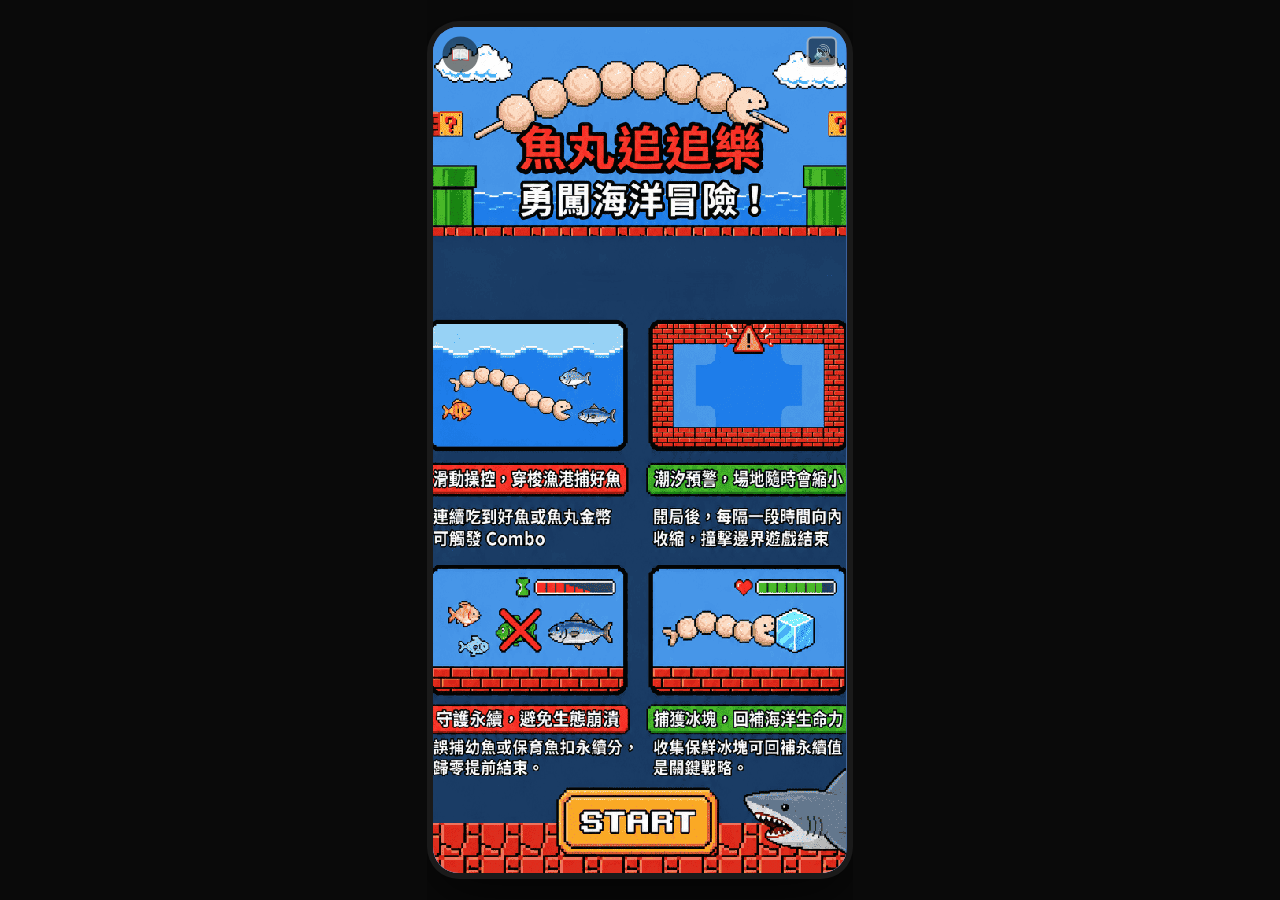
<file: lbsgame/fishball-desktop.html>
<!DOCTYPE html>
<html lang="zh-Hant">
<head>
<meta charset="UTF-8">
<title>苑港｜魚丸追追樂 - 桌面版</title>
<link rel="icon" href="data:,">
<style>
    html, body {
        margin: 0;
        height: 100%;
        background: #0a0a0a;
        display: flex;
        align-items: center;
        justify-content: center;
        overflow: hidden;
        font-family: "Microsoft JhengHei", "PingFang TC", sans-serif;
    }
    /* 外框：純裝飾用的邊框，跟縮放計算完全分開，不會裁切到內容 */
    #frame-border {
        padding: 6px;
        background: #1a1a1a;
        border-radius: 32px;
        box-shadow: 0 20px 60px rgba(0,0,0,0.6);
    }
    /* 真正裁切內容的容器：大小 = 設計尺寸 × 縮放倍率（由 JS 算出來寫進這裡） */
    #frame-outer {
        position: relative;
        overflow: hidden;
        border-radius: 26px;
        background: #000;
    }
    /* iframe 本身永遠鎖定在設計尺寸 436x892，內部看到的 CSS 像素永遠一致，
       不會因為畫面縮放而擠壓變形，排版永遠正確（含 canvas 尺寸計算，canvas
       是依 iframe 自己的 window.innerWidth/innerHeight 換算，不會因為外層
       實際視窗大小不同而跑掉）；縮放交給 transform 處理，transform 只是
       「視覺上」把整個畫面等比例縮小/放大，不影響內部佈局計算。 */
    #frame-outer iframe {
        display: block;
        width: 436px;
        height: 892px;
        border: 0;
        transform-origin: top left;
    }
</style>
</head>
<body>
    <div id="frame-border">
        <div id="frame-outer">
            <iframe id="frame-iframe" src="fishball.html?embedded=1" title="苑港｜魚丸追追樂"></iframe>
        </div>
    </div>

    <script>
    (function () {
        /* ⚠️ 這是遊戲版面的「設計基準尺寸」，跟其他任務的桌機展示版共用同一組
           尺寸（436x892），方便整個平台的桌機展示外觀一致。 */
        var DESIGN_W = 436;
        var DESIGN_H = 892;
        var outer = document.getElementById('frame-outer');
        var iframe = document.getElementById('frame-iframe');

        function fit() {
            var availW = window.innerWidth * 0.94;
            var availH = window.innerHeight * 0.94;
            var scale = Math.min(availW / DESIGN_W, availH / DESIGN_H);

            iframe.style.transform = 'scale(' + scale + ')';
            outer.style.width = (DESIGN_W * scale) + 'px';
            outer.style.height = (DESIGN_H * scale) + 'px';
        }

        fit();
        window.addEventListener('resize', fit);

        /* ── 訊息轉發：這一層才是平台用 window.open() 真正開出來的視窗，
           平台的 player_info／ack 訊息只會送到這裡，不會自動穿透進下面
           的 iframe。反過來，iframe 裡的 fishball.html 送出的 ready／
           complete／score／exit，也要從這裡轉發給平台，不能指望 iframe
           自己直接跟平台對話（iframe 的 window.opener 永遠是 null）。 */
        window.addEventListener('message', function (event) {
            const data = event.data;
            if (!data) return;
            if (data.source === 'culture-platform') {
                iframe.contentWindow.postMessage(data, '*');
            } else if (data.source === 'culture-task' && window.opener) {
                window.opener.postMessage(data, '*');
            }
        });
    })();
    </script>
</body>
</html>
</file>
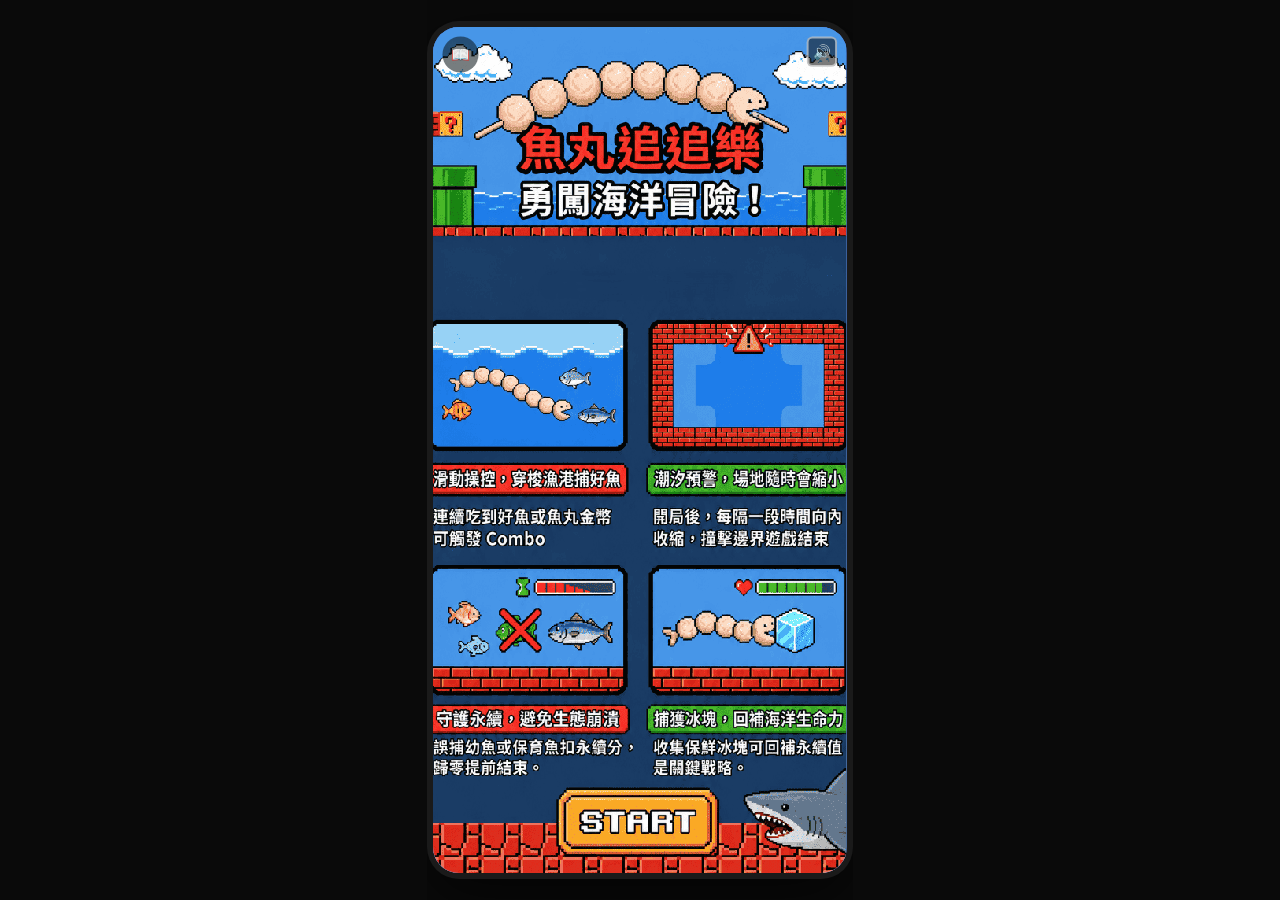
<file: lbsgame/fishball.html>
<!DOCTYPE html>
<html lang="zh-Hant">
<head>
<meta charset="UTF-8">
<meta name="viewport" content="width=device-width, initial-scale=1, maximum-scale=1, user-scalable=no, viewport-fit=cover">
<script src="task-dialogs.js"></script>
<script>
    /* 桌機/寬螢幕自動導向「手機外框」展示版（fishball-desktop.html），
       手機直接開（寬度 <=700）完全不受影響、不會跳轉。 */
    (function() {
        var params = new URLSearchParams(window.location.search);
        var inIframe = (window.self !== window.top);
        if (window.innerWidth > 700 && !inIframe && !params.has('embedded')) {
            window.location.replace('fishball-desktop.html');
        }
    })();
</script>
<title>苑港｜魚丸追追樂</title>
<link rel="icon" type="image/png" href="image/fbicon.png">
<link rel="preconnect" href="https://fonts.googleapis.com">
<link rel="preconnect" href="https://fonts.gstatic.com" crossorigin>
<link href="https://fonts.googleapis.com/css2?family=Press+Start+2P&display=swap" rel="stylesheet" media="print" onload="this.media='all'">
<style>
  :root{
    --sky-top:#5C94FC;
    --sky-bot:#8FC8FF;
    --brick:#C84C0C;
    --brick-dark:#7B2E0B;
    --brick-mortar:#5c2108;
    --block-yellow:#FCD000;
    --block-yellow-dark:#A87000;
    --pipe-green:#22B14C;
    --pipe-green-dark:#0A6B24;
    --coin-gold:#FFD700;
    --coin-gold-dark:#B8860B;
    --water-a:#2F6FE0;
    --water-b:#3F8CF5;
    --danger-red:#E32545;
    --danger-red-dark:#8f0f2c;
    --white:#FCFCFC;
    --ink:#101010;
    --cream-dim:#DDEBFF;

    --c-normal:#22B14C;  --c-normal-ring:#0A6B24;
    --c-shark:#1E1E1E;   --c-shark-ring:#000000;
    --c-juv:#FFE066;     --c-juv-ring:#8a6c0e;
    --c-protected:#FF3B5C; --c-protected-ring:#7a0a20;
    --c-ball:#FFD700;    --c-ball-ring:#8a6c0e;
    --c-ice:#FFFFFF;     --c-ice-ring:#0B5A82;
  }
  *{box-sizing:border-box; -webkit-tap-highlight-color:transparent; -webkit-touch-callout:none;}
  html,body{
    margin:0; padding:0; height:100%;
    background:var(--sky-top);
    color:var(--ink);
    font-family:'Noto Sans TC','PingFang TC','Microsoft JhengHei',sans-serif;
    overflow:hidden;
    overscroll-behavior:none;
    touch-action:none;
    user-select:none;
  }
  .pixel{ font-family:'Press Start 2P','Noto Sans TC',sans-serif; }

  #app{
    max-width:520px;
    margin:0 auto;
    height:100dvh;
    display:flex;
    flex-direction:column;
    position:relative;
    background:
      linear-gradient(180deg, var(--sky-top) 0%, var(--sky-bot) 100%);
    image-rendering:pixelated;
  }

  /* floating pixel clouds decoration */
  .cloud{
    position:absolute;
    width:10px; height:8px;
    background:var(--white);
    border:2px solid var(--ink);
    border-radius:1px;
    box-shadow:
      8px 0 0 0 var(--white), 8px 0 0 2px var(--ink),
      -8px 0 0 0 var(--white), -8px 0 0 2px var(--ink),
      0 -6px 0 0 var(--white), 0 -6px 0 2px var(--ink);
    opacity:0.85;
    pointer-events:none;
    z-index:0;
  }

  /* ---------- HEADER (retro HUD bar) ---------- */
  header{
    padding:6px 8px;
    padding-top:calc(6px + env(safe-area-inset-top));
    display:flex;
    flex-direction:column;
    gap:5px;
    flex-shrink:0;
    z-index:2;
    background:var(--ink);
    border-bottom:3px solid var(--block-yellow-dark);
  }
  .header-top{
    display:flex;
    align-items:center;
    justify-content:space-between;
    gap:6px;
  }
  .header-controls{
    display:flex;
    align-items:center;
    gap:6px;
    flex-shrink:0;
  }
  .brand{
    font-size:9.5px;
    color:var(--coin-gold);
    white-space:nowrap;
    letter-spacing:0.2px;
    text-shadow:2px 2px 0 var(--ink);
    flex-shrink:1;
    min-width:0;
    overflow:hidden;
    text-overflow:ellipsis;
  }
  .stat-bar{
    display:flex;
    align-items:center;
    justify-content:space-between;
    background:rgba(255,255,255,0.06);
    border:2px solid rgba(255,255,255,0.15);
    border-radius:6px;
    padding:3px 2px;
  }
  .stat-bar .stat-pill{ flex:1; min-width:0; }
  .stat-pill{
    background:transparent;
    border:none;
    border-left:2px solid rgba(255,255,255,0.28);
    padding:0 9px;
    text-align:center;
    line-height:1.15;
  }
  .stat-pill:first-child{ border-left:none; padding-left:0; }
  .stat-pill .n{
    font-size:13px; display:block; color:var(--white);
    text-shadow:
      1.5px 1.5px 0 #000, -1.5px 1.5px 0 #000,
      1.5px -1.5px 0 #000, -1.5px -1.5px 0 #000,
      1.5px 0 0 #000, -1.5px 0 0 #000, 0 1.5px 0 #000, 0 -1.5px 0 #000;
  }
  .stat-pill .l{ font-size:7px; color:var(--cream-dim); letter-spacing:0.5px; }
  .stat-pill.score .n{ color:var(--coin-gold); }
  .stat-pill.ball .n{ color:var(--coin-gold); }
  .stat-pill.sus .n{ color:var(--pipe-green); }
  .stat-pill.reef .n{ color:#ff8a5c; }
  .timer{
    font-size:16px;
    color:var(--white);
    background:rgba(255,255,255,0.08);
    border:2px solid rgba(255,255,255,0.28);
    border-radius:5px;
    padding:2px 8px;
    min-width:26px;
    text-align:center;
    text-shadow:
      1.5px 1.5px 0 #000, -1.5px 1.5px 0 #000,
      1.5px -1.5px 0 #000, -1.5px -1.5px 0 #000,
      1.5px 0 0 #000, -1.5px 0 0 #000, 0 1.5px 0 #000, 0 -1.5px 0 #000;
  }
  .timer.warn{ color:var(--danger-red); animation:pulse 0.5s infinite; }
  @keyframes pulse{ 0%,100%{opacity:1;} 50%{opacity:0.3;} }

  .mute-btn{
    flex-shrink:0;
    margin-left:6px;
    width:26px; height:26px;
    display:flex; align-items:center; justify-content:center;
    font-size:13px;
    background:rgba(255,255,255,0.08);
    border:2px solid rgba(255,255,255,0.28);
    border-radius:5px;
    color:var(--white);
    cursor:pointer;
    padding:0;
    line-height:1;
  }
  .mute-btn:active{ background:rgba(255,255,255,0.2); }
  .mute-btn.is-muted{ color:var(--cream-dim); opacity:0.6; }

  /* ---------- BOARD ---------- */
  #boardWrap{
    flex:1;
    position:relative;
    min-height:0;
    display:flex;
    align-items:center;
    justify-content:center;
    padding:3px;
    z-index:1;
    overflow:hidden;
  }
  #legendBar{
    flex-shrink:0;
    display:grid;
    grid-template-columns:repeat(3, 1fr);
    grid-auto-rows:auto;
    gap:5px 6px;
    padding:7px 8px;
    padding-bottom:calc(7px + env(safe-area-inset-bottom));
    background:var(--ink);
    border-top:3px solid var(--block-yellow-dark);
    z-index:2;
  }
  .legend-chip{
    display:flex; align-items:center; gap:5px;
    min-width:0;
    background:rgba(255,255,255,0.07);
    border:2px solid rgba(255,255,255,0.18);
    border-radius:6px;
    padding:4px 6px;
  }
  .legend-chip .icon{
    width:20px; height:20px; flex-shrink:0;
    display:flex; align-items:center; justify-content:center;
    font-size:12px;
    border:2px solid var(--ink);
    border-radius:4px;
  }
  .legend-chip .icon img{
    width:15px; height:15px; display:block;
  }
  .legend-chip .icon.coin{
    border-radius:50%;
    background:radial-gradient(circle at 34% 30%, #fff6c0 0%, #FFD700 42%, #B8860B 100%) !important;
    border:2px solid #6b4e0a;
  }
  .legend-chip .name{
    font-size:10px; color:#fff; white-space:nowrap; font-weight:500;
    overflow:hidden; text-overflow:ellipsis;
    flex:1; min-width:0;
  }
  .legend-chip .val{
    font-size:9.5px; font-weight:700; white-space:nowrap; flex-shrink:0;
  }
  #boardFrame{
    position:relative;
    z-index:2;
    border-radius:0;
    padding:9px;
    padding-bottom:15px;
    background:
      /* 每塊磚的左上高光 */
      repeating-linear-gradient(90deg, rgba(255,255,255,0.32) 0 2px, transparent 2px 20px),
      repeating-linear-gradient(0deg, rgba(255,255,255,0.22) 0 2px, transparent 2px 13px),
      /* 每塊磚的右下陰影 */
      repeating-linear-gradient(90deg, transparent 0 17px, rgba(0,0,0,0.35) 17px 20px),
      repeating-linear-gradient(0deg, transparent 0 10px, rgba(0,0,0,0.30) 10px 13px),
      var(--brick);
    border:3px solid var(--ink);
    box-shadow: 0 5px 0 rgba(0,0,0,0.35);
  }
  /* 底部草地地面條，呼應經典地面磚樣式 */
  #boardFrame::after{
    content:"";
    position:absolute;
    left:-3px; right:-3px; bottom:-3px;
    height:10px;
    background:
      repeating-linear-gradient(90deg, #3FC94A 0 8px, #2FA83B 8px 9px);
    border:3px solid var(--ink);
    border-top:2px solid #1f6b26;
    box-shadow: 0 5px 0 rgba(0,0,0,0.35);
  }
  canvas{ display:block; border:2px solid var(--ink); position:relative; z-index:1; }

  #tideCaption{
    position:absolute;
    top:-6px; left:50%; transform:translate(-50%,-100%);
    font-size:11px; color:var(--white); letter-spacing:1px;
    opacity:0; transition:opacity .4s; white-space:nowrap;
    background:var(--danger-red); padding:5px 10px; border:2px solid var(--ink);
    text-shadow:1px 1px 0 var(--ink);
  }
  #tideCaption.show{ opacity:1; }

  /* ---------- SWIPE HINT ---------- */

  #swipeHint{
    position:absolute;
    left:50%; bottom:14px; transform:translateX(-50%);
    z-index:5;
    font-size:12px;
    color:var(--white);
    background:rgba(0,0,0,0.6);
    border:2px solid var(--ink);
    padding:7px 12px;
    white-space:nowrap;
    line-height:1.7;
    text-align:center;
  }
  #swipeHint img.icon-inline{
    width:16px; height:16px;
    vertical-align:-3px;
    margin-right:2px;
  }

  /* ---------- OVERLAYS (full screen, mario menu style) ---------- */
  .portrait-warning{
    display:none;position:fixed;inset:0;z-index:9999;
    background:rgba(20,20,20,.94);color:#fff;
    flex-direction:column;align-items:center;justify-content:center;
    text-align:center;padding:24px;
  }
  .portrait-warning-icon{font-size:48px;margin-bottom:16px;}
  @media screen and (orientation:landscape){
    .portrait-warning{display:flex;}
  }
  .overlay{
    position:fixed; inset:0;
    background:linear-gradient(180deg, var(--sky-top) 0%, var(--sky-bot) 100%);
    display:flex; flex-direction:column;
    align-items:stretch; justify-content:center;
    text-align:center;
    padding:14px 18px;
    padding-top:calc(14px + env(safe-area-inset-top));
    padding-bottom:calc(16px + env(safe-area-inset-bottom));
    z-index:50;
    overflow:hidden; /* 整個畫面不捲動 */
  }
  #startOverlay{
    padding:0;
    overflow:hidden;
  }
  #startHelpBtn{
    position:absolute; top:calc(10px + env(safe-area-inset-top)); left:calc(10px + env(safe-area-inset-left));
    z-index:10; width:38px; height:38px; border-radius:50%; border:none; cursor:pointer;
    background:rgba(10,20,25,0.55); color:#fff; font-size:16px;
    display:flex; align-items:center; justify-content:center;
    animation: helpBtnBreathe 2.4s ease-in-out infinite;
    /* 只用 opacity + transform 做呼吸效果——這兩個屬性瀏覽器可以直接交給合成層處理，
       不會觸發版面重新計算（reflow），是耗電成本最低的動畫做法。避免用 box-shadow
       發光、放大陰影範圍這類效果，那些每一幀都要重新算陰影範圍，比較耗電。 */
  }
  @keyframes helpBtnBreathe {
    0%, 100% { opacity: 1; transform: scale(1); }
    50% { opacity: 0.55; transform: scale(0.9); }
  }
  @media (prefers-reduced-motion: reduce) {
    #startHelpBtn { animation: none; } /* 尊重使用者「減少動態效果」的系統設定 */
  }
  #helpOverlay{
    position:fixed; inset:0; z-index:300; display:none;
    background:rgba(4,14,20,0.7);
    align-items:center; justify-content:center; padding:20px;
    font-family:"Noto Sans TC",sans-serif; color:#222;
  }
  #helpOverlay.show{ display:flex; }

  /* 切到背景時暫停：回到前景後顯示，點了才真的恢復計時/移動 */
  #pauseOverlay{
    position:fixed; inset:0; z-index:400; display:none;
    align-items:center; justify-content:center;
    background:rgba(4,14,20,0.75);
    font-family:"Noto Sans TC",sans-serif;
  }
  #pauseOverlay.show{ display:flex; }
  #pauseOverlay .pause-card{
    background:#fff8ec; border-radius:16px; padding:26px 30px;
    text-align:center; box-shadow:0 12px 34px rgba(0,0,0,0.4);
  }
  #pauseOverlay h3{ margin:0 0 16px; font-size:1.1rem; color:#8a5a16; }
  #pauseOverlay button{
    padding:12px 30px; border:none; border-radius:10px;
    background:#8a5a16; color:#fff; font-weight:bold; font-size:0.95rem; cursor:pointer;
  }

  /* ── 開始遊戲前的 5 秒倒數 ── */
  #gameCountdownOverlay{
    position:fixed; inset:0; z-index:250; display:none;
    align-items:center; justify-content:center;
    background:rgba(4,14,20,0.35);
    pointer-events:none; /* 倒數期間不擋住畫面下方任何東西，純視覺覆蓋 */
  }
  #gameCountdownOverlay.show{ display:flex; }
  #gameCountdownNumber{
    font-family:'Press Start 2P','Noto Sans TC',sans-serif;
    font-size:96px; color:#fff; line-height:1;
    text-shadow: 0 0 18px rgba(255,255,255,0.6), 0 4px 10px rgba(0,0,0,0.5);
    animation: countdownPop 1s ease-out both;
  }
  @keyframes countdownPop {
    0%   { transform: scale(0.2); opacity: 0; }
    35%  { transform: scale(1.25); opacity: 1; }
    65%  { transform: scale(1); opacity: 1; }
    100% { transform: scale(1); opacity: 0; }
  }
  #helpInner{
    width:100%; max-width:380px; max-height:80vh; overflow-y:auto;
    background:#fff8ec; padding:18px 18px 22px; box-sizing:border-box;
    border-radius:16px; box-shadow:0 12px 34px rgba(0,0,0,0.4);
  }
  #helpInner h2{ font-size:1.1rem; margin:0 0 4px; color:#8a5a16; }
  #helpInner h3{ font-size:.95rem; margin:18px 0 8px; color:#8a5a16; }
  #helpInner p, #helpInner li{ font-size:.83rem; line-height:1.7; }
  #helpInner ol{ margin:0; padding-left:1.4em; }
  #helpInner .help-icon-table{ width:100%; border-collapse:collapse; margin-top:8px; }
  #helpInner .help-icon-table td{ border-bottom:1px solid #eee0c8; padding:8px 4px; font-size:.78rem; vertical-align:middle; }
  #helpInner .help-icon-table img, #helpInner .help-icon-table canvas{ width:32px; height:32px; display:block; }
  #helpInner .help-note{ background:rgba(138,90,22,.08); border-radius:8px; padding:8px 10px; font-size:.78rem; color:#5a4a2f; margin-top:8px; }
  #helpInner .help-close-row{ margin-top:22px; }
  #helpInner .help-close-row button{ width:100%; padding:12px; border:none; border-radius:10px; background:#8a5a16; color:#fff; font-weight:bold; font-size:.95rem; cursor:pointer; }
  #helpInner .help-copyright{ margin-top:16px; text-align:center; font-size:.7rem; color:#999; }
  #helpInner .help-version{ text-align:center; font-size:.7rem; color:#999; margin:-4px 0 4px; }
  #endOverlay{
    overflow-y:auto;
    -webkit-overflow-scrolling:touch;
    touch-action:pan-y;
    position:fixed;
    background:
      linear-gradient(120deg, rgba(255,255,255,0.20) 0%, transparent 24%),
      linear-gradient(300deg, rgba(255,255,255,0.14) 0%, transparent 28%),
      repeating-linear-gradient(180deg, rgba(255,255,255,0.08) 0 3px, transparent 3px 18px),
      repeating-linear-gradient(90deg, rgba(0,20,60,0.06) 0 3px, transparent 3px 18px),
      radial-gradient(circle at 88% 90%, rgba(0,30,80,0.30) 0%, transparent 45%),
      linear-gradient(180deg, #1E4FA8 0%, #2F6FE0 30%, #4C93F2 62%, #8FD0FF 100%);
  }
  #endOverlay::after{
    content:"";
    position:fixed; left:0; right:0; bottom:0; height:16px;
    background:repeating-linear-gradient(90deg, #164a94 0 12px, #0f386f 12px 13px);
    border-top:3px solid var(--ink);
    z-index:0;
  }
  .end-bg-deco{
    position:absolute;
    font-size:24px;
    opacity:0.32;
    filter:drop-shadow(1px 1px 0 rgba(0,0,0,0.2));
    pointer-events:none;
    z-index:0;
  }
  .end-bg-deco img{
    width:1em; height:1em;
    display:block;
  }
  #endOverlay .overlay-inner{ justify-content:flex-start; padding-top:1.5vh; }
  .start-bg-wrap{
    position:relative;
    width:100%;
    flex:1;
    overflow:hidden;
  }
  .start-bg-img{
    display:block;
    position:absolute;
    inset:0;
    width:100%;
    height:100%;
    object-fit:cover;
    object-position:center;
    user-select:none;
    -webkit-user-drag:none;
  }
  .start-bg-btn{
    position:absolute;
    background:transparent;
    border:none;
    padding:0; margin:0;
    cursor:pointer;
    -webkit-tap-highlight-color:transparent;
  }
  .start-bg-btn:active{ transform:translateY(2px); }
  .start-mute-btn{
    position:absolute;
    top:calc(10px + env(safe-area-inset-top));
    right:10px;
    z-index:10;
    width:32px; height:32px;
    display:flex; align-items:center; justify-content:center;
    font-size:15px;
    background:rgba(16,16,16,0.55);
    border:2px solid rgba(255,255,255,0.55);
    border-radius:6px;
    color:var(--white);
    cursor:pointer;
    padding:0;
    line-height:1;
  }
  .start-mute-btn:active{ background:rgba(16,16,16,0.75); }
  .start-mute-btn.is-muted{ color:var(--cream-dim); opacity:0.7; }
  .overlay-inner{
    flex:1; min-height:0;
    display:flex; flex-direction:column; align-items:center; gap:8px;
    width:100%;
    justify-content:center;
    position:relative;
    z-index:1;
  }
  .overlay-inner .big-emoji, .overlay-inner h1, .overlay-inner .legend, .overlay-inner .btn{
    flex-shrink:0;
  }
  .overlay.hidden{ display:none; }
  .overlay .big-emoji{ font-size:44px; filter:drop-shadow(3px 3px 0 rgba(0,0,0,0.35)); }
  .big-emoji img{ width:1em; height:1em; display:block; margin:0 auto; }
  .overlay h1{
    font-size:19px; margin:0; color:var(--white);
    text-shadow:3px 3px 0 var(--ink), -1px -1px 0 var(--ink), 1px -1px 0 var(--ink), -1px 1px 0 var(--ink);
    line-height:1.6;
  }
  .overlay p.lead{ color:var(--ink); font-size:14.5px; line-height:1.8; margin:0; max-width:290px; background:rgba(255,255,255,0.55); padding:8px 10px; border-radius:4px; }
  .legend{
    display:grid; grid-template-columns:1fr 1fr; gap:5px 8px; text-align:left;
    background:#fff; border:3px solid var(--ink);
    border-radius:0; padding:8px 10px; font-size:11.5px; max-width:320px;
    box-shadow:4px 4px 0 rgba(0,0,0,0.25);
  }
  .legend .row{ display:flex; align-items:center; gap:5px; }
  .legend .swatch{
    width:19px; height:19px; border-radius:4px;
    display:flex; align-items:center; justify-content:center; font-size:11px; flex-shrink:0;
    border:2px solid var(--ink);
  }
  .legend .swatch.coin{
    border-radius:50%;
    background:radial-gradient(circle at 34% 30%, #fff6c0 0%, #FFD700 42%, #B8860B 100%);
    border:2px solid #6b4e0a;
    box-shadow:
      inset -2px -2px 0 rgba(0,0,0,0.28),
      inset 2px 2px 0 rgba(255,255,255,0.5);
  }
  .coin-icon{
    display:inline-block;
    width:13px; height:13px; border-radius:50%;
    background:radial-gradient(circle at 34% 30%, #fff6c0 0%, #FFD700 42%, #B8860B 100%);
    border:2px solid #6b4e0a;
    box-shadow:
      inset -1.5px -1.5px 0 rgba(0,0,0,0.28),
      inset 1.5px 1.5px 0 rgba(255,255,255,0.5);
    vertical-align:middle;
    margin-right:3px;
    margin-bottom:1px;
  }
  .legend b{ font-weight:700; display:block; font-size:11px; color:var(--ink); }
  .legend span.val{ font-size:10px; opacity:0.85; }
  .legend .pos{ color:var(--pipe-green-dark); font-weight:700; }
  .legend .neg{ color:var(--danger-red-dark); font-weight:700; }

  .rules-block{
    text-align:left;
    background:#fff; border:3px solid var(--ink);
    padding:12px 14px; font-size:12.5px; max-width:320px;
    box-shadow:5px 5px 0 rgba(0,0,0,0.25);
    line-height:1.85; color:var(--ink);
  }
  .rules-block h3{
    font-size:11px; margin:10px 0 4px; color:var(--danger-red-dark);
    border-bottom:2px dashed #ccc; padding-bottom:3px;
  }
  .rules-block h3:first-child{ margin-top:0; }
  .rules-block ul{ margin:0; padding-left:18px; }
  .rules-block li{ margin-bottom:2px; }
  .rules-block .formula{
    display:block; text-align:center; font-family:'Press Start 2P';
    font-size:9px; background:#f2f2f2; border:2px dashed #999;
    padding:8px; margin:6px 0; color:var(--danger-red-dark);
  }

  .btn{
    font-size:14px;
    padding:11px 26px;
    border-radius:6px;
    border:3px solid var(--ink);
    background:var(--block-yellow);
    background-image:linear-gradient(180deg, #ffe45c, var(--block-yellow));
    color:#4a3300;
    box-shadow:0 4px 0 var(--block-yellow-dark), 0 4px 0 3px var(--ink);
    letter-spacing:1px;
  }
  .btn:active{ transform:translateY(4px); box-shadow:0 1px 0 var(--block-yellow-dark), 0 1px 0 3px var(--ink); }

  .end-btn-row{
    display:flex; flex-direction:row; align-items:center; justify-content:center; gap:10px;
    width:100%;
    flex-shrink:0; /* 按鈕列永遠保留完整大小，不會被上面的成績卡片擠壓消失 */
  }
  .btn-outline{
    font-size:12.5px;
    padding:8px 18px;
    background:rgba(255,255,255,0.85);
    background-image:none;
    color:var(--ink);
    box-shadow:0 4px 0 rgba(0,0,0,0.28), 0 4px 0 3px var(--ink);
  }
  .btn-outline:active{ box-shadow:0 1px 0 rgba(0,0,0,0.28), 0 1px 0 3px var(--ink); }

  .end-card{
    width:100%; max-width:340px;
    background:var(--white);
    border:4px solid var(--ink);
    box-shadow:6px 6px 0 rgba(0,0,0,0.35);
    text-align:left;
    position:relative;
    z-index:1;
    /* 改成自己是彈性欄，內容太長時只有 .end-card-body 那塊會捲動，
       .end-card-head（標題）跟外面的 .end-btn-row（關閉按鈕）永遠固定看得到，
       不用像以前那樣滑過整份成績單才找得到關閉按鈕。 */
    display:flex; flex-direction:column;
    flex: 0 1 auto; min-height:0; /* 只允許在內容太長時縮小，不要主動撐滿剩餘空間
        （內容短的時候應該維持原本緊湊的大小，不然畫面會被拉得空洞奇怪） */
  }
  .end-card-head{
    background:
      repeating-linear-gradient(90deg, rgba(255,255,255,0.28) 0 2px, transparent 2px 20px),
      repeating-linear-gradient(90deg, transparent 0 17px, rgba(0,0,0,0.35) 17px 20px),
      var(--brick);
    border-bottom:4px solid var(--ink);
    padding:9px 10px 7px;
    display:flex; flex-direction:column; align-items:center; gap:2px;
    flex-shrink:0;
  }
  .end-card-head .big-emoji{
    font-size:38px; line-height:1;
    filter:drop-shadow(2px 2px 0 rgba(0,0,0,0.45));
  }
  .end-card-head h1{
    font-size:17px; margin:6px 0 0; color:var(--coin-gold);
    text-shadow:2px 2px 0 var(--ink), -1px -1px 0 var(--ink), 1px -1px 0 var(--ink), -1px 1px 0 var(--ink);
  }
  .end-card-body{ padding:9px 14px 10px; overflow-y:auto; flex:1 1 auto; min-height:0; }
  .stat-row{
    display:flex; align-items:center; justify-content:space-between;
    font-size:14px; padding:4px 0;
    border-bottom:2px dashed #ddd;
  }
  .stat-row:first-child{ padding-top:0; }
  .stat-row .stat-label{ display:flex; align-items:center; gap:6px; color:var(--ink); }
  .stat-row .stat-label img.icon-inline{ width:16px; height:16px; }
  .final-score .final-label img.icon-inline{ width:15px; height:15px; vertical-align:-2px; margin-right:2px; }
  .stat-row .stat-value{ font-weight:700; color:var(--ink); }
  .final-score{
    margin-top:6px; padding:7px 12px;
    display:flex; align-items:center; justify-content:space-between;
    background:linear-gradient(180deg, #fff6c0, var(--coin-gold));
    border:3px solid var(--coin-gold-dark);
    box-shadow:inset 0 -3px 0 rgba(0,0,0,0.15);
  }
  .final-score .final-label{ font-size:13px; color:#5a3d00; font-weight:700; letter-spacing:0.5px; }
  .final-score .final-value{
    font-family:'Press Start 2P','Noto Sans TC',sans-serif; font-size:19px;
    color:var(--danger-red-dark);
  }
  .end-reason{
    margin-top:6px; padding:6px 10px;
    background:#f4f4f4; border-left:4px solid var(--danger-red);
    font-size:13px; color:#444; line-height:1.4;
  }
  .platform-notice{
    margin-top:6px; padding:6px 10px;
    background:rgba(255,200,0,0.18); border-radius:6px;
    color:#8a5a00; font-weight:700; font-size:12.5px; line-height:1.5; text-align:left;
  }
  .ack-notice{
    margin:8px 16px 0; padding:6px 9px;
    background:rgba(200,40,40,.14); border:1.5px solid rgba(200,40,40,.4);
    border-radius:8px; color:#8a2323; font-weight:700; font-size:12px; line-height:1.5; text-align:left;
  }
  .lore-block{
    margin-top:6px; padding:6px 9px 5px;
    background:#FFF8E1; border:2px dashed var(--block-yellow-dark);
    color:#5a4300;
  }
  .lore-block .lore-title{
    display:flex; align-items:center; gap:5px;
    margin-bottom:4px; color:var(--danger-red-dark);
    font-size:12.5px; font-weight:700;
  }
  .lore-track{
    display:flex;
    overflow-x:auto;
    scroll-snap-type:x mandatory;
    -webkit-overflow-scrolling:touch;
    touch-action:pan-x;
    gap:0;
    scrollbar-width:none;
  }
  .lore-track::-webkit-scrollbar{ display:none; }
  .lore-card{
    scroll-snap-align:start;
    flex:0 0 100%;
    min-width:100%;
    box-sizing:border-box;
    padding-right:4px;
    font-size:14px;
    line-height:1.65;
    color:#5a4300;
  }
  .lore-dots{
    display:flex; justify-content:center; gap:5px;
    margin-top:5px;
  }
  .lore-dot{
    width:5px; height:5px; border-radius:50%;
    background:#e2cd8f; transition:all .2s;
  }
  .lore-dot.active{ background:var(--block-yellow-dark); width:13px; border-radius:3px; }

  /* ---------- 徽章特效彈窗 ---------- */
  .badge-popup{
    position:fixed; inset:0;
    z-index:500;
    display:flex; align-items:center; justify-content:center;
    pointer-events:none;
    opacity:0;
  }
  .badge-popup.hidden{ display:none; }
  .badge-popup.show{
    opacity:1;
    animation: badgePopIn .6s cubic-bezier(.34,1.56,.64,1) forwards;
  }
  .badge-popup.fade-out{
    animation: badgeFadeOut .9s ease forwards;
  }
  @keyframes badgePopIn{
    0%{ opacity:0; transform:scale(.25) rotate(-10deg); }
    55%{ opacity:1; transform:scale(1.12) rotate(3deg); }
    100%{ opacity:1; transform:scale(1) rotate(0deg); }
  }
  @keyframes badgeFadeOut{
    0%{ opacity:1; transform:scale(1); }
    100%{ opacity:0; transform:scale(.82); }
  }
  .badge-glow{
    position:absolute;
    width:min(78vw,360px); height:min(78vw,360px);
    border-radius:50%;
    background:radial-gradient(circle, rgba(255,215,0,0.55) 0%, rgba(255,215,0,0) 70%);
    animation: badgeGlowPulse 1.3s ease-in-out infinite;
  }
  @keyframes badgeGlowPulse{
    0%,100%{ transform:scale(.88); opacity:.65; }
    50%{ transform:scale(1.15); opacity:1; }
  }
  .badge-card{
    position:relative;
    display:flex; flex-direction:column; align-items:center; gap:8px;
  }
  .badge-unlock-tag{
    background:var(--block-yellow-dark, #d69a2a);
    color:#fff;
    padding:4px 10px;
    border-radius:6px;
    font-size:11px;
    border:2px solid #101010;
    box-shadow:2px 2px 0 rgba(0,0,0,0.35);
  }
  .badge-img{
    width:min(74vw, 300px);
    border-radius:12px;
    box-shadow:0 8px 24px rgba(0,0,0,0.55), 0 0 0 3px rgba(255,255,255,0.85);
  }
  .badge-sparkle{
    position:absolute;
    font-size:20px;
    opacity:0;
    animation: badgeTwinkle 1.6s ease-in-out infinite;
  }
  @keyframes badgeTwinkle{
    0%,100%{ opacity:0; transform:scale(.4) rotate(0deg); }
    50%{ opacity:1; transform:scale(1.1) rotate(20deg); }
  }
</style>
</head>
<body>
<audio id="bgm" loop preload="auto">
  <source src="audio/fbbgm.m4a" type="audio/mp4">
</audio>
<div id="portrait-warning" class="portrait-warning">
  <div class="portrait-warning-icon">📱↻</div>
  <h2>請將手機轉為直式</h2>
  <p>本頁面專為直式螢幕設計，以提供最佳體驗。</p>
</div>

<div id="app">

  <header>
    <div class="header-top">
      <div class="brand pixel">🍥苑裡：魚丸追追樂</div>
      <div class="header-controls">
        <div class="timer pixel" id="levelBadge" style="min-width:auto; padding:2px 6px;">Lv1</div>
        <div class="timer pixel" id="timerDisplay">55</div>
        <button type="button" id="muteBtn" class="mute-btn" aria-label="音效開關" aria-pressed="false">🔊</button>
      </div>
    </div>
    <div class="stat-bar">
      <div class="stat-pill score"><span class="n pixel" id="scoreN">0</span><span class="l">分數</span></div>
      <div class="stat-pill ball"><span class="n pixel" id="ballN">0</span><span class="l">魚丸</span></div>
      <div class="stat-pill sus"><span class="n pixel" id="susN">100</span><span class="l">永續</span></div>
      <div class="stat-pill reef"><span class="n pixel" id="reefN">0%</span><span class="l">復育</span></div>
    </div>
  </header>

  <div id="boardWrap">
    <div class="cloud" style="top:6%;left:10%;"></div>
    <div class="cloud" style="top:12%;right:14%;"></div>
    <div class="cloud" style="bottom:10%;right:10%;"></div>

    <div id="boardFrame">
      <div id="tideCaption" class="pixel">潮水上漲</div>
      <canvas id="board"></canvas>

      <div id="swipeHint"><img class="icon-inline" id="swipeHintIcon" alt="">滑動螢幕轉向</div>
    </div>
  </div>

  <div id="legendBar">
    <div class="legend-chip"><span class="icon" style="background:var(--c-normal); border-color:var(--c-normal-ring)"><img data-icon="normal" alt=""></span><span class="name">一般魚</span><span class="val" style="color:#7CFF9E">+5</span></div>
    <div class="legend-chip"><span class="icon" style="background:var(--c-shark); border-color:var(--c-shark-ring)"><img data-icon="shark" alt=""></span><span class="name">鯊魚</span><span class="val" style="color:#7CFF9E">+10</span></div>
    <div class="legend-chip"><span class="icon coin" style="background:var(--c-ball); border-color:var(--c-ball-ring)">🍥</span><span class="name">魚丸</span><span class="val" style="color:#7CFF9E">+20</span></div>
    <div class="legend-chip"><span class="icon" style="background:var(--c-juv); border-color:var(--c-juv-ring)"><img data-icon="juvenile" alt=""></span><span class="name">幼魚</span><span class="val" style="color:#FF8FA0">-5</span></div>
    <div class="legend-chip"><span class="icon" style="background:var(--c-protected); border-color:var(--c-protected-ring)"><img data-icon="protected" alt=""></span><span class="name">保育魚</span><span class="val" style="color:#FF8FA0">-20</span></div>
    <div class="legend-chip"><span class="icon" style="background:var(--c-ice); border-color:var(--c-ice-ring)"><img data-icon="ice" alt=""></span><span class="name">冰塊</span><span class="val" style="color:#8FD9FF">永續+10</span></div>
  </div>

  <!-- START (full screen) -->
  <div class="overlay" id="startOverlay">
   <button type="button" id="startMuteBtn" class="start-mute-btn" aria-label="音效開關" aria-pressed="false">🔊</button>
   <button type="button" id="startHelpBtn" aria-label="遊戲說明" onclick="document.getElementById('helpOverlay').classList.add('show')">📖</button>
   <div class="start-bg-wrap" id="startBgWrap">
    <img fetchpriority="high" src="image/fbbg.png" alt="魚丸追追樂 勇闖海洋冒險" class="start-bg-img" id="startBgImg" draggable="false">
    <button class="start-bg-btn" id="startBtn" aria-label="START"></button>
   </div>
  </div>

  <div id="gameCountdownOverlay">
    <div id="gameCountdownNumber">5</div>
  </div>

  <!-- GAME OVER (full screen) -->
  <div class="overlay hidden" id="endOverlay">
   <span class="end-bg-deco" style="top:8%;left:8%;">🐟</span>
   <span class="end-bg-deco" style="top:14%;right:10%;font-size:22px;">🫧</span>
   <span class="end-bg-deco" style="top:38%;left:5%;font-size:20px;">🫧</span>
   <span class="end-bg-deco" style="bottom:16%;right:8%;">🍥</span>
   <span class="end-bg-deco" style="bottom:6%;left:10%;font-size:22px;"><img src="" id="endBgWave" alt=""></span>
   <span class="end-bg-deco" style="top:60%;right:6%;font-size:18px;">🫧</span>
   <div class="overlay-inner">
    <div class="end-card">
      <div class="end-card-head">
        <div class="big-emoji" id="endEmoji"><img src="" id="endEmojiImg" alt=""></div>
        <h1 class="pixel" id="endTitle">收網了</h1>
      </div>
      <div class="end-card-body" id="resultBoard"></div>
      <div class="ack-notice" id="platformAckNotice" style="display:none;"></div>
    </div>
    <div class="end-btn-row">
      <button class="btn pixel" id="restartBtn">再玩一次</button>
      <button class="btn pixel" id="playAgainBtn" style="display:none;">再玩一次</button>
      <button class="btn btn-outline pixel" id="backToInstructionsBtn">關閉</button>
    </div>
   </div>
  </div>

  <!-- 徽章特效彈窗：全通10關且累計總分≥1000才會出現，顯示5秒後淡出 -->
  <div id="badgePopup" class="badge-popup hidden" aria-hidden="true">
    <div class="badge-glow"></div>
    <span class="badge-sparkle" style="top:8%; left:18%; animation-delay:0s;">✨</span>
    <span class="badge-sparkle" style="top:14%; right:14%; animation-delay:0.3s;">✨</span>
    <span class="badge-sparkle" style="bottom:14%; left:12%; animation-delay:0.6s;">✨</span>
    <span class="badge-sparkle" style="bottom:10%; right:18%; animation-delay:0.15s;">✨</span>
    <span class="badge-sparkle" style="top:46%; left:4%; animation-delay:0.45s;">✨</span>
    <span class="badge-sparkle" style="top:42%; right:4%; animation-delay:0.75s;">✨</span>
    <div class="badge-card">
      <div class="badge-unlock-tag pixel">🏅 達成成就！</div>
      <img src="image/fbbd1.png" alt="魚丸守護神徽章" class="badge-img">
    </div>
  </div>

</div>

<div id="pauseOverlay">
  <div class="pause-card">
    <h3>⏸ 遊戲已暫停</h3>
    <button onclick="resumeFromPause()">▶ 繼續遊戲</button>
  </div>
</div>

<div id="helpOverlay">
  <div id="helpInner">
    <h2>📖 苑港｜魚丸追追樂</h2>
    <div class="help-version">版本 261018</div>

    <h3>🎮 遊戲介紹</h3>
    <p>在漁港出現一串會持續移動的魚丸，一路吃東西維持生態平衡，10 個關卡、每關都有潮水上漲的時間壓力跟地形機關，分數是全程累計的。</p>

    <h3>📋 玩法流程</h3>
    <ol>
      <li>魚丸串會持續往前移動，滑動控制轉向</li>
      <li>吃到東西依種類加減分、變長變短</li>
      <li>連續吃到同一種東西會累積 COMBO 加成</li>
      <li>潮水會隨時間上漲，走過潮水邊界就直接失敗</li>
      <li>撞到自己也會失敗，但<strong>撞到地圖上的牆只會自動轉向，不會失敗</strong></li>
      <li>「永續值」歸零（過度捕撈）也會直接失敗——失敗一律整輪重來</li>
      <li>移動路徑經過的海底會逐漸復育成珊瑚礁，達成階段門檻額外加分</li>
    </ol>

    <h3>🔎 圖示說明</h3>
    <p style="font-size:.76rem;color:#8a7a5a;">下面的圖示是直接從遊戲程式抓出來的，跟畫面上看到的一模一樣。</p>
    <table class="help-icon-table" id="helpIconTable">
      <tr><td id="helpIcon-normal"></td><td>一般魚：+5 分，加長</td></tr>
      <tr><td id="helpIcon-shark"></td><td>鯊魚：+10 分，大幅加長</td></tr>
      <tr><td id="helpIcon-juvenile"></td><td>幼魚：−5 分，縮短，扣永續值</td></tr>
      <tr><td id="helpIcon-protected"></td><td>保育類：−20 分，縮短，大幅扣永續值（盡量避開）</td></tr>
      <tr><td id="helpIcon-ball"></td><td>金幣：+20 分，不影響長度</td></tr>
      <tr><td id="helpIcon-ice"></td><td>保鮮冰塊：不加減分，回補永續值，不參與連線</td></tr>
    </table>
    <div class="help-note">撞到地圖上的牆壁只會自動轉向，不算失敗；真正的失敗條件是撞到自己、潮水淹過邊界、永續值歸零、或被地圖困住。</div>

    <h3>🏆 計分與獎勵</h3>
    <p>吃到的東西分數加總 + 連線加成 + 珊瑚礁復育階段獎勵。</p>
    <ul>
      <li>通過全部 10 關且總分 1000 分以上：發「魚丸守護神」徽章 +20 金幣</li>
      <li>之後每次破紀錄：+1 金幣</li>
    </ul>

    <div class="help-close-row">
      <button onclick="document.getElementById('helpOverlay').classList.remove('show')">關閉說明</button>
    </div>
    <div class="help-copyright">© 2026 魚丸追追樂 苗栗縣在地文化推廣協會</div>
  </div>
</div>

<script>
(function(){
  "use strict";

  /* ============ 平台通訊（對應「任務頁面通訊介面規格.md」） ============ */
  const TASK_ID = 'fishball';
  const BADGE_ID = 'fishball_guardian'; // 徽章「魚丸守護神」
  let platformNickname = null;     // 收到 player_info 後才會有值
  let platformItemTickets = [];
  let revivePending = null;
  let reviveTimer = null;
  let roundFinalized = false;
  const reviveOverlay = document.createElement('div');
  reviveOverlay.style.cssText = 'position:fixed;inset:0;z-index:10000;background:rgba(0,0,0,.8);display:none;align-items:center;justify-content:center;padding:20px';
  reviveOverlay.innerHTML = '<div style="max-width:340px;background:#172a3a;color:white;padding:24px;border-radius:20px;text-align:center;line-height:1.7"><h2>使用復活券？</h2><p>重試目前關卡，保留前面已完成關卡的累計分數。成績照常計入正式紀錄。</p><p id="revive-status" role="status"></p><button id="revive-use" class="btn" style="padding:12px;margin:6px">使用復活券</button><button id="revive-finish" class="btn btn-outline" style="padding:12px;margin:6px">不使用，結算</button></div>';
  document.body.appendChild(reviveOverlay);
  const reviveUseButton = document.getElementById('revive-use');
  const reviveFinishButton = document.getElementById('revive-finish');
  let platformBadges = [];         // 玩家目前已擁有的徽章清單
  let myBestScore = null;          // 這個任務的個人最佳成績 { scoreLabel, scoreValue } | null

  // 送訊息給平台。targetOrigin 用 '*'：不預先假設平台網址，這則訊息也不含敏感資料，可接受。
  //
  // ⚠️ 桌機/寬螢幕模式下，這個頁面是被 fishball-desktop.html 用 <iframe> 包起來執行的，
  // iframe 裡的 window.opener 永遠是 null。就算改成摸 window.top.opener 直接送，也會因為
  // postMessage 的 event.source 永遠是「實際執行這行程式碼的視窗」（也就是 iframe 自己），
  // 跟平台記錄的視窗物件對不上而被忽略（6htw 實測踩過這個坑）。正確做法：iframe 只送給
  // 自己的上一層（window.parent），由 fishball-desktop.html 自己執行 postMessage 轉發給
  // 平台；沒有套桌機外框時 window.parent 就是 window 自己，效果等同直接送給 window.opener。
  function sendToPlatform(type, payload){
    const target = (window.self !== window.top) ? window.parent : window.opener;
    if(!target) return;
    target.postMessage({
      source: 'culture-task',
      version: 1,
      taskId: TASK_ID,
      type: type,
      payload: payload || {}
    }, '*');
  }

  // 送 exit 訊息 + 關閉分頁的共用做法：postMessage 是非同步的，如果送完立刻同步呼叫
  // close()，桌機外框模式下這則 exit 訊息還要多轉一手（iframe → window.parent →
  // 轉發給平台），視窗有可能在轉發完成前就被關掉，導致平台收到訊息時記錄已經被判定
  // 失效、或訊息根本沒轉發成功就消失了。延遲一小段時間再關閉，確保訊息有時間走完整趟轉發。
  function exitAndClosePlatform(){
    sendToPlatform('exit', {});
    // 在平台的任務視窗裡（被嵌在框架中、但不是自己的桌機外框 ?embedded=1）：平台收到 exit 會自己收掉任務視窗，這裡不能去關上層視窗（那是平台本身）
    if (window.self !== window.top && new URLSearchParams(location.search).get('embedded') !== '1') return;
    setTimeout(function(){ (window.top || window).close(); }, 150);
  }

  // ── 攔截瀏覽器「上一頁」（含手機滑動返回手勢）：不要讓它直接把分頁導覽走 ──
  // 原理：先塞一筆假的瀏覽紀錄，使用者按上一頁時只會觸發 popstate（不會真的離開），
  // 這時候把假紀錄補回去、跳確認視窗；確定要走才真的送 exit + 關閉分頁。
  if (window.history && window.history.pushState) {
    history.pushState(null, '', location.href);
    window.addEventListener('popstate', async function () {
      history.pushState(null, '', location.href);
      if (!(await taskConfirm('確定要返回平台嗎？'))) return;
      exitAndClosePlatform();
    });
  }

  // 收平台送來的訊息：ready 之後回傳的 player_info；complete 之後回傳的 ack（可能帶拒絕原因）
  window.addEventListener('message', function(event){
    const msg = event.data;
    const platformWindow = window.self !== window.top ? window.parent : window.opener;
    if(!msg || msg.source !== 'culture-platform' || event.source !== platformWindow) return;
    if (msg.type === 'item_ticket_result' && revivePending && msg.taskId === TASK_ID &&
        msg.requestId === revivePending.requestId && msg.itemId === 'fishball_revive') {
      clearTimeout(reviveTimer);
      if (Array.isArray(msg.itemTickets)) platformItemTickets = msg.itemTickets;
      if (msg.ok) {
        revivePending = null;
        reviveOverlay.style.display = 'none';
        startGame(true);
      } else {
        reviveUseButton.disabled = false;
        reviveFinishButton.disabled = !!msg.uncertain;
        document.getElementById('revive-status').textContent = msg.reason || '使用失敗';
        if (!msg.uncertain) revivePending.requestId = null;
      }
      return;
    }

    if(msg.type === 'player_info'){
      platformNickname = (msg.payload && msg.payload.nickname) || null;
      platformBadges = (msg.payload && msg.payload.badges) || [];
      platformItemTickets = (msg.payload && msg.payload.itemTickets) || [];
      myBestScore = (msg.payload && msg.payload.myScore) || null;
    }

    if(msg.type === 'ack' && msg.forType === 'complete'){
      const result = msg.result || {};
      const noticeEl = document.getElementById('platformAckNotice');
      if(noticeEl){
        if(result.rejectedReason){
          noticeEl.style.display = 'block';
          noticeEl.textContent = `⚠️ 部分獎勵未發放成功：${result.rejectedReason}`;
        } else {
          noticeEl.style.display = 'none';
        }
      }
    }
  });

  sendToPlatform('ready', {}); // 越早送出，player_info 越有機會在玩家按下 START 前就準備好


  // ---------- ICONS (canvas-drawn 3D-style icons, replacing plain emoji) ----------
  const ICONS = (function(){
    function newCtx(px){
      const c = document.createElement('canvas');
      c.width = px; c.height = px;
      const ctx = c.getContext('2d');
      ctx.lineJoin = 'round'; ctx.lineCap = 'round';
      ctx.scale(px/100, px/100); // draw using a 0-100 coordinate space
      return {canvas:c, ctx:ctx};
    }
    function dropShadow(ctx, cx, cy, rx, ry){
      ctx.save();
      ctx.fillStyle = 'rgba(0,0,0,0.28)';
      ctx.beginPath();
      ctx.ellipse(cx, cy, rx, ry, 0, 0, Math.PI*2);
      ctx.fill();
      ctx.restore();
    }

    const drawers = {
      // 海浪 — 被潮水追上 / 背景裝飾
      wave(ctx){
        dropShadow(ctx, 50, 88, 34, 6);
        const baseGrad = ctx.createLinearGradient(0,55,0,80);
        baseGrad.addColorStop(0, '#2e86de');
        baseGrad.addColorStop(1, '#0d3f7d');
        ctx.fillStyle = baseGrad;
        ctx.beginPath();
        ctx.roundRect(14, 55, 72, 25, 8);
        ctx.fill();
        ctx.strokeStyle = '#0a2a4f'; ctx.lineWidth = 2.5;
        ctx.stroke();

        const humps = [
          {x:30, y:58, r:19},
          {x:50, y:50, r:23},
          {x:70, y:58, r:19},
        ];
        humps.forEach(h=>{
          ctx.beginPath();
          ctx.arc(h.x, h.y, h.r, Math.PI, 0);
          const g = ctx.createRadialGradient(h.x-h.r*0.35, h.y-h.r*0.5, h.r*0.15, h.x, h.y, h.r*1.1);
          g.addColorStop(0, '#a9e2ff');
          g.addColorStop(0.5, '#2e86de');
          g.addColorStop(1, '#0f4a8f');
          ctx.fillStyle = g;
          ctx.fill();
          ctx.strokeStyle = '#0a2a4f'; ctx.lineWidth = 2.5;
          ctx.stroke();
        });
        ctx.fillStyle = baseGrad;
        ctx.fillRect(14, 58, 72, 8);
        ctx.strokeStyle = '#0a2a4f'; ctx.lineWidth = 2.5;
        ctx.beginPath(); ctx.moveTo(14,58); ctx.lineTo(14,80); ctx.stroke();
        ctx.beginPath(); ctx.moveTo(86,58); ctx.lineTo(86,80); ctx.stroke();

        humps.forEach(h=>{
          ctx.fillStyle = '#f5fcff';
          ctx.strokeStyle = '#cdeeff'; ctx.lineWidth = 1.2;
          ctx.beginPath();
          ctx.arc(h.x - h.r*0.35, h.y - h.r*0.72, 6.5, 0, Math.PI*2);
          ctx.fill(); ctx.stroke();
          ctx.beginPath();
          ctx.arc(h.x + h.r*0.15, h.y - h.r*0.88, 5, 0, Math.PI*2);
          ctx.fill(); ctx.stroke();
          ctx.beginPath();
          ctx.arc(h.x + h.r*0.5, h.y - h.r*0.62, 4, 0, Math.PI*2);
          ctx.fill(); ctx.stroke();
        });

        ctx.strokeStyle = 'rgba(255,255,255,0.55)'; ctx.lineWidth = 3;
        ctx.beginPath();
        ctx.arc(50, 50, 15, Math.PI*1.05, Math.PI*1.4);
        ctx.stroke();
      },

      // 燈籠 — 預設結束畫面「收網了」
      lantern(ctx){
        const cx = 50, cy = 55;
        dropShadow(ctx, cx, 92, 24, 5);

        ctx.strokeStyle = '#1a1a1a'; ctx.lineWidth = 2.5;
        ctx.beginPath();
        ctx.arc(cx, 12, 6, Math.PI*1.1, Math.PI*1.9);
        ctx.stroke();
        ctx.beginPath();
        ctx.moveTo(cx, 18); ctx.lineTo(cx, 24);
        ctx.stroke();

        ctx.fillStyle = '#1a1a1a';
        ctx.beginPath();
        ctx.moveTo(cx-9, 24); ctx.lineTo(cx+9, 24);
        ctx.lineTo(cx+15, 33); ctx.lineTo(cx-15, 33);
        ctx.closePath(); ctx.fill();

        ctx.fillStyle = '#f4b400';
        ctx.fillRect(cx-17, 33, 34, 5);
        ctx.strokeStyle = '#8a5a00'; ctx.lineWidth = 1.5;
        ctx.strokeRect(cx-17, 33, 34, 5);

        ctx.beginPath();
        ctx.ellipse(cx, cy, 30, 28, 0, 0, Math.PI*2);
        const bodyGrad = ctx.createRadialGradient(cx-11, cy-10, 5, cx, cy, 34);
        bodyGrad.addColorStop(0, '#ff9d90');
        bodyGrad.addColorStop(0.4, '#e63946');
        bodyGrad.addColorStop(0.8, '#c0202f');
        bodyGrad.addColorStop(1, '#7a0f18');
        ctx.fillStyle = bodyGrad;
        ctx.fill();
        ctx.strokeStyle = '#5c0d14'; ctx.lineWidth = 2.5;
        ctx.stroke();

        ctx.strokeStyle = 'rgba(0,0,0,0.3)'; ctx.lineWidth = 2;
        [-18,-9,0,9,18].forEach(dx=>{
          ctx.beginPath();
          ctx.moveTo(cx+dx*0.9, cy-27);
          ctx.quadraticCurveTo(cx+dx*1.35, cy, cx+dx*0.9, cy+27);
          ctx.stroke();
        });

        ctx.fillStyle = '#f4b400';
        ctx.fillRect(cx-17, cy+24, 34, 5);
        ctx.strokeStyle = '#8a5a00'; ctx.lineWidth = 1.5;
        ctx.strokeRect(cx-17, cy+24, 34, 5);

        ctx.fillStyle = '#1a1a1a';
        ctx.beginPath();
        ctx.moveTo(cx-15, cy+29); ctx.lineTo(cx+15, cy+29);
        ctx.lineTo(cx+9, cy+38); ctx.lineTo(cx-9, cy+38);
        ctx.closePath(); ctx.fill();

        ctx.strokeStyle = '#f4b400'; ctx.lineWidth = 2;
        for(let i=-3;i<=3;i++){
          ctx.beginPath();
          ctx.moveTo(cx, cy+38);
          ctx.lineTo(cx+i*2.5, cy+52);
          ctx.stroke();
        }

        ctx.fillStyle = 'rgba(255,255,255,0.55)';
        ctx.beginPath();
        ctx.ellipse(cx-12, cy-11, 6, 13, -0.3, 0, Math.PI*2);
        ctx.fill();
      },

      // 獎盃 — 滿載而歸 / 最終分數
      trophy(ctx){
        const cx = 50;
        dropShadow(ctx, cx, 90, 26, 5);

        const goldGrad = ctx.createLinearGradient(cx-24,10,cx+24,60);
        goldGrad.addColorStop(0,'#fff2b0');
        goldGrad.addColorStop(0.4,'#f4b400');
        goldGrad.addColorStop(1,'#b87e00');

        ctx.strokeStyle = goldGrad; ctx.lineWidth = 7;
        ctx.beginPath();
        ctx.arc(cx-24, 30, 11, Math.PI*0.15, Math.PI*1.55);
        ctx.stroke();
        ctx.beginPath();
        ctx.arc(cx+24, 30, 11, Math.PI*1.45, Math.PI*0.85, true);
        ctx.stroke();
        ctx.strokeStyle = '#8a5a00'; ctx.lineWidth = 1.2;
        ctx.beginPath(); ctx.arc(cx-24, 30, 11, Math.PI*0.15, Math.PI*1.55); ctx.stroke();
        ctx.beginPath(); ctx.arc(cx+24, 30, 11, Math.PI*1.45, Math.PI*0.85, true); ctx.stroke();

        ctx.beginPath();
        ctx.moveTo(cx-20, 16); ctx.lineTo(cx+20, 16);
        ctx.lineTo(cx+13, 48);
        ctx.quadraticCurveTo(cx, 60, cx-13, 48);
        ctx.closePath();
        ctx.fillStyle = goldGrad; ctx.fill();
        ctx.strokeStyle = '#8a5a00'; ctx.lineWidth = 2.5;
        ctx.stroke();

        ctx.fillStyle = '#fff6d5';
        ctx.beginPath();
        ctx.ellipse(cx, 16, 20, 4, 0, 0, Math.PI*2);
        ctx.fill();
        ctx.strokeStyle = '#8a5a00'; ctx.lineWidth = 1.5;
        ctx.stroke();

        ctx.fillStyle = goldGrad;
        ctx.fillRect(cx-5, 59, 10, 12);
        ctx.strokeStyle = '#8a5a00'; ctx.lineWidth = 2;
        ctx.strokeRect(cx-5, 59, 10, 12);

        ctx.beginPath();
        ctx.moveTo(cx-20, 71); ctx.lineTo(cx+20, 71);
        ctx.lineTo(cx+15, 83); ctx.lineTo(cx-15, 83);
        ctx.closePath();
        ctx.fillStyle = goldGrad; ctx.fill();
        ctx.strokeStyle = '#8a5a00'; ctx.lineWidth = 2.5;
        ctx.stroke();

        ctx.fillStyle = 'rgba(255,255,255,0.5)';
        ctx.beginPath();
        ctx.ellipse(cx-8, 30, 3.5, 14, -0.15, 0, Math.PI*2);
        ctx.fill();

        ctx.fillStyle = '#fff6d5';
        ctx.font = 'bold 14px sans-serif';
        ctx.textAlign = 'center';
        ctx.fillText('★', cx+5, 42);
      },

      // 滑動提示
      finger(ctx){
        dropShadow(ctx, 50, 88, 24, 5);

        ctx.strokeStyle = 'rgba(174,214,241,0.9)';
        for(let i=0;i<3;i++){
          ctx.lineWidth = 8 - i*2;
          ctx.globalAlpha = 0.85 - i*0.25;
          ctx.beginPath();
          ctx.moveTo(78 - i*10, 30);
          ctx.quadraticCurveTo(60 - i*8, 40, 50 - i*7, 50);
          ctx.stroke();
        }
        ctx.globalAlpha = 1;

        ctx.fillStyle = '#aed6f1';
        ctx.beginPath();
        ctx.moveTo(50, 50); ctx.lineTo(60, 44); ctx.lineTo(55, 56);
        ctx.closePath(); ctx.fill();

        const skinGrad = ctx.createLinearGradient(20,45,55,85);
        skinGrad.addColorStop(0, '#ffd9a6');
        skinGrad.addColorStop(1, '#dfa565');

        ctx.fillStyle = skinGrad;
        ctx.strokeStyle = '#8a5a2b'; ctx.lineWidth = 3.5;

        ctx.beginPath();
        ctx.roundRect(24, 50, 36, 30, 14);
        ctx.fill(); ctx.stroke();

        ctx.beginPath();
        ctx.roundRect(31, 16, 18, 40, 9);
        ctx.fill(); ctx.stroke();

        ctx.beginPath();
        ctx.roundRect(14, 58, 16, 20, 8);
        ctx.fill(); ctx.stroke();

        ctx.fillStyle = 'rgba(255,255,255,0.55)';
        ctx.beginPath();
        ctx.ellipse(40, 24, 4, 7, 0, 0, Math.PI*2);
        ctx.fill();

        ctx.fillStyle = '#e63946';
        ctx.strokeStyle = '#8b1a1a'; ctx.lineWidth = 3;
        ctx.fillRect(22, 78, 40, 12);
        ctx.strokeRect(22, 78, 40, 12);
      },

      // 竹籤打結 — 撞到自己（魚丸串纏住了）
      skewer(ctx){
        const cx = 50, cy = 52;
        dropShadow(ctx, cx, 90, 28, 5);

        const skewerGrad = ctx.createLinearGradient(0,0,100,100);
        skewerGrad.addColorStop(0, '#e0a868');
        skewerGrad.addColorStop(1, '#a06a34');

        ctx.strokeStyle = '#8a5a2b'; ctx.lineWidth = 10;
        ctx.beginPath();
        ctx.moveTo(18, 20);
        ctx.bezierCurveTo(45, 30, 30, 55, 50, 60);
        ctx.bezierCurveTo(70, 65, 60, 35, 82, 25);
        ctx.stroke();

        ctx.strokeStyle = skewerGrad; ctx.lineWidth = 6;
        ctx.beginPath();
        ctx.moveTo(18, 19);
        ctx.bezierCurveTo(45, 29, 30, 54, 50, 59);
        ctx.bezierCurveTo(70, 64, 60, 34, 82, 24);
        ctx.stroke();

        ctx.fillStyle = '#e0a868'; ctx.strokeStyle = '#6b431f'; ctx.lineWidth = 1;
        ctx.save();
        ctx.translate(82,25); ctx.rotate(-0.5);
        ctx.beginPath();
        ctx.moveTo(0,-4); ctx.lineTo(12,0); ctx.lineTo(0,4);
        ctx.closePath(); ctx.fill(); ctx.stroke();
        ctx.restore();

        const ballGrad = ctx.createRadialGradient(-3,-3,2,0,0,10);
        ballGrad.addColorStop(0, '#fff3e0');
        ballGrad.addColorStop(1, '#e8c9a0');
        [[18,20],[34,32],[50,60],[66,52]].forEach(([x,y])=>{
          ctx.save();
          ctx.translate(x,y);
          ctx.beginPath();
          ctx.arc(0,0,9,0,Math.PI*2);
          ctx.fillStyle = ballGrad;
          ctx.fill();
          ctx.strokeStyle = '#8a5a2b'; ctx.lineWidth = 2;
          ctx.stroke();
          ctx.restore();
        });

        ctx.strokeStyle = '#8a5a2b'; ctx.lineWidth = 9;
        ctx.beginPath();
        ctx.arc(56, 44, 13, 0.2, Math.PI*1.9);
        ctx.stroke();
        ctx.strokeStyle = skewerGrad; ctx.lineWidth = 5;
        ctx.beginPath();
        ctx.arc(56, 44, 13, 0.2, Math.PI*1.9);
        ctx.stroke();

        ctx.strokeStyle = '#4a2f14'; ctx.lineWidth = 4;
        ctx.beginPath();
        ctx.moveTo(46,37); ctx.lineTo(50,41);
        ctx.moveTo(66,51); ctx.lineTo(62,47);
        ctx.stroke();

        ctx.strokeStyle = '#e63946'; ctx.lineWidth = 5;
        ctx.beginPath();
        ctx.moveTo(66,20); ctx.lineTo(82,36);
        ctx.moveTo(82,20); ctx.lineTo(66,36);
        ctx.stroke();
      },

      // 骷髏 — 生態崩潰了
      skull(ctx){
        const cx = 50;
        dropShadow(ctx, cx, 90, 26, 5);

        ctx.strokeStyle = '#e9e4d8'; ctx.lineWidth = 8; ctx.lineCap='round';
        ctx.beginPath();
        ctx.moveTo(20, 66); ctx.lineTo(80, 84);
        ctx.moveTo(80, 66); ctx.lineTo(20, 84);
        ctx.stroke();
        ctx.strokeStyle = '#8a8578'; ctx.lineWidth = 1.5;
        ctx.beginPath();
        ctx.moveTo(20, 66); ctx.lineTo(80, 84);
        ctx.moveTo(80, 66); ctx.lineTo(20, 84);
        ctx.stroke();
        ctx.fillStyle = '#f5f5f0'; ctx.strokeStyle = '#8a8578'; ctx.lineWidth = 1.5;
        [[20,66],[80,84],[80,66],[20,84]].forEach(([x,y])=>{
          ctx.beginPath(); ctx.arc(x,y,6,0,Math.PI*2); ctx.fill(); ctx.stroke();
        });

        const boneGrad = ctx.createRadialGradient(cx-10,20,4,cx,32,32);
        boneGrad.addColorStop(0,'#ffffff');
        boneGrad.addColorStop(1,'#d8d4c8');

        ctx.beginPath();
        ctx.arc(cx, 32, 23, Math.PI, 0);
        ctx.lineTo(cx+21, 44);
        ctx.quadraticCurveTo(cx+19, 55, cx+11, 55);
        ctx.lineTo(cx+11, 48);
        ctx.lineTo(cx+4, 55);
        ctx.lineTo(cx-4, 48);
        ctx.lineTo(cx-11, 55);
        ctx.quadraticCurveTo(cx-19, 55, cx-21, 44);
        ctx.closePath();
        ctx.fillStyle = boneGrad; ctx.fill();
        ctx.strokeStyle = '#3a3a3a'; ctx.lineWidth = 3;
        ctx.stroke();

        ctx.fillStyle = '#1a1a1a';
        ctx.beginPath(); ctx.ellipse(cx-10, 30, 7.5, 9, 0.1, 0, Math.PI*2); ctx.fill();
        ctx.beginPath(); ctx.ellipse(cx+10, 30, 7.5, 9, -0.1, 0, Math.PI*2); ctx.fill();
        ctx.fillStyle = 'rgba(255,255,255,0.25)';
        ctx.beginPath(); ctx.arc(cx-12,27,1.8,0,Math.PI*2); ctx.fill();
        ctx.beginPath(); ctx.arc(cx+8,27,1.8,0,Math.PI*2); ctx.fill();

        ctx.fillStyle = '#1a1a1a';
        ctx.beginPath();
        ctx.moveTo(cx-3, 39); ctx.lineTo(cx+3, 39); ctx.lineTo(cx, 45);
        ctx.closePath(); ctx.fill();

        ctx.strokeStyle = 'rgba(0,0,0,0.35)'; ctx.lineWidth = 1.5;
        ctx.beginPath();
        ctx.moveTo(cx+14, 14); ctx.lineTo(cx+10, 20); ctx.lineTo(cx+15,24);
        ctx.stroke();
      },

      // 嫩芽 — 永續分數
      sprout(ctx){
        const cx = 50, groundY = 66;
        dropShadow(ctx, cx, 90, 24, 5);

        const dirtGrad = ctx.createRadialGradient(cx-6, groundY-4, 4, cx, groundY, 24);
        dirtGrad.addColorStop(0, '#9a6a3f');
        dirtGrad.addColorStop(0.6, '#6b4423');
        dirtGrad.addColorStop(1, '#452a15');
        ctx.fillStyle = dirtGrad;
        ctx.beginPath();
        ctx.ellipse(cx, groundY, 24, 11, 0, 0, Math.PI*2);
        ctx.fill();
        ctx.strokeStyle = '#2e1b0d'; ctx.lineWidth = 2.5;
        ctx.stroke();

        const stemGrad = ctx.createLinearGradient(cx-4,0,cx+4,0);
        stemGrad.addColorStop(0,'#0d5c2c');
        stemGrad.addColorStop(0.5,'#2ecc71');
        stemGrad.addColorStop(1,'#145a32');
        ctx.strokeStyle = stemGrad; ctx.lineWidth = 7;
        ctx.beginPath();
        ctx.moveTo(cx, groundY-2);
        ctx.lineTo(cx, groundY-24);
        ctx.stroke();

        function leaf(flip){
          ctx.save();
          ctx.translate(cx, groundY-24);
          if(flip) ctx.scale(-1,1);
          ctx.beginPath();
          ctx.moveTo(0,0);
          ctx.quadraticCurveTo(4,-22, 22,-28);
          ctx.quadraticCurveTo(10,-14, 0,0);
          ctx.closePath();
          const leafGrad = ctx.createRadialGradient(6,-10,2,10,-14,26);
          leafGrad.addColorStop(0, '#a6f0a0');
          leafGrad.addColorStop(0.5, '#2ecc71');
          leafGrad.addColorStop(1, '#0d5c2c');
          ctx.fillStyle = leafGrad; ctx.fill();
          ctx.strokeStyle = '#0d3d1f'; ctx.lineWidth = 2.5;
          ctx.stroke();
          ctx.restore();
        }
        leaf(false);
        leaf(true);

        ctx.fillStyle = '#d4fbd0';
        ctx.beginPath();
        ctx.arc(cx, groundY-25, 3.5, 0, Math.PI*2);
        ctx.fill();
      },

      // 一般魚 — 場上魚類，體型大、填滿畫布
      normal(ctx){
        const cx = 50, cy = 52;
        dropShadow(ctx, cx, 90, 34, 6);

        ctx.beginPath();
        ctx.moveTo(16, cy);
        ctx.lineTo(-4, 30);
        ctx.lineTo(4, cy);
        ctx.lineTo(-4, 74);
        ctx.closePath();
        ctx.fillStyle = '#1f7a34';
        ctx.fill();
        ctx.strokeStyle = '#0d3d1a'; ctx.lineWidth = 3;
        ctx.stroke();

        const bodyGrad = ctx.createRadialGradient(44,42,4,58,cy,40);
        bodyGrad.addColorStop(0, '#a6f0a0');
        bodyGrad.addColorStop(0.5, '#3fbf5f');
        bodyGrad.addColorStop(1, '#1f7a34');
        ctx.beginPath();
        ctx.ellipse(58, cy, 38, 28, 0, 0, Math.PI*2);
        ctx.fillStyle = bodyGrad; ctx.fill();
        ctx.strokeStyle = '#0d3d1a'; ctx.lineWidth = 3;
        ctx.stroke();

        ctx.beginPath();
        ctx.moveTo(44, 26);
        ctx.quadraticCurveTo(58, 4, 72, 24);
        ctx.quadraticCurveTo(58, 20, 44, 26);
        ctx.closePath();
        ctx.fillStyle = '#1f7a34'; ctx.fill();
        ctx.strokeStyle = '#0d3d1a'; ctx.lineWidth = 2.5; ctx.stroke();

        ctx.fillStyle = 'rgba(255,255,255,0.35)';
        ctx.beginPath();
        ctx.ellipse(52, cy+11, 22, 8, -0.1, 0, Math.PI*2);
        ctx.fill();

        ctx.fillStyle = '#fff';
        ctx.beginPath(); ctx.arc(80, cy-6, 7, 0, Math.PI*2); ctx.fill();
        ctx.strokeStyle = '#0d3d1a'; ctx.lineWidth = 1.8; ctx.stroke();
        ctx.fillStyle = '#1a1a1a';
        ctx.beginPath(); ctx.arc(82, cy-6, 3.4, 0, Math.PI*2); ctx.fill();

        ctx.strokeStyle = 'rgba(13,61,26,0.5)'; ctx.lineWidth = 2.5;
        ctx.beginPath();
        ctx.arc(42, cy, 14, -0.6, 0.6);
        ctx.stroke();

        ctx.fillStyle = 'rgba(255,255,255,0.4)';
        ctx.beginPath();
        ctx.ellipse(50, 40, 9, 4.5, -0.3, 0, Math.PI*2);
        ctx.fill();
      },

      // 鯊魚 — 上半身/背鰭/尾鰭改灰階漸層，強化黑白對比
      shark(ctx){
        const cx = 50, cy = 52;
        dropShadow(ctx, cx, 88, 30, 6);

        const darkGrad = ctx.createLinearGradient(30,20,80,60);
        darkGrad.addColorStop(0, '#5a6068');
        darkGrad.addColorStop(0.5, '#2b2f34');
        darkGrad.addColorStop(1, '#0c0d0e');

        // tail — gradient gray
        ctx.beginPath();
        ctx.moveTo(18, cy);
        ctx.lineTo(0, 34);
        ctx.lineTo(8, cy);
        ctx.lineTo(0, 70);
        ctx.closePath();
        ctx.fillStyle = darkGrad;
        ctx.fill();
        ctx.strokeStyle = '#000'; ctx.lineWidth = 2.5;
        ctx.stroke();

        // body — dark gray gradient top, sharp cut to white belly
        const bodyGrad = ctx.createLinearGradient(56,20,56,74);
        bodyGrad.addColorStop(0, '#6b7178');
        bodyGrad.addColorStop(0.3, '#33383e');
        bodyGrad.addColorStop(0.55, '#111315');
        bodyGrad.addColorStop(0.56, '#ffffff');
        bodyGrad.addColorStop(1, '#ffffff');
        ctx.beginPath();
        ctx.ellipse(58, cy, 34, 24, 0, 0, Math.PI*2);
        ctx.fillStyle = bodyGrad; ctx.fill();
        ctx.strokeStyle = '#000'; ctx.lineWidth = 3;
        ctx.stroke();

        // dorsal fin — gradient gray
        ctx.beginPath();
        ctx.moveTo(46, 30);
        ctx.quadraticCurveTo(58, 2, 70, 28);
        ctx.quadraticCurveTo(58, 22, 46, 30);
        ctx.closePath();
        ctx.fillStyle = darkGrad; ctx.fill();
        ctx.strokeStyle = '#000'; ctx.lineWidth = 2.5; ctx.stroke();

        // snout — gradient gray
        ctx.fillStyle = darkGrad;
        ctx.strokeStyle = '#000'; ctx.lineWidth = 2.5;
        ctx.beginPath();
        ctx.moveTo(90, cy-6);
        ctx.lineTo(100, cy);
        ctx.lineTo(90, cy+8);
        ctx.closePath();
        ctx.fill(); ctx.stroke();

        ctx.strokeStyle = '#000'; ctx.lineWidth = 2.5;
        ctx.beginPath();
        ctx.moveTo(72, cy+10);
        ctx.quadraticCurveTo(82, cy+14, 90, cy+6);
        ctx.stroke();

        ctx.fillStyle = '#ffffff';
        ctx.strokeStyle = '#000'; ctx.lineWidth = 1;
        for(let i=0;i<5;i++){
          const x = 74+i*4.5;
          ctx.beginPath();
          ctx.moveTo(x, cy+9);
          ctx.lineTo(x+3, cy+9);
          ctx.lineTo(x+1.5, cy+15);
          ctx.closePath();
          ctx.fill(); ctx.stroke();
        }

        ctx.fillStyle = '#ffffff';
        ctx.beginPath(); ctx.arc(78, cy-10, 6.5, 0, Math.PI*2); ctx.fill();
        ctx.strokeStyle = '#000'; ctx.lineWidth = 2; ctx.stroke();
        ctx.fillStyle = '#000000';
        ctx.beginPath(); ctx.arc(80, cy-10, 3.4, 0, Math.PI*2); ctx.fill();

        ctx.strokeStyle = '#000'; ctx.lineWidth = 2.5;
        [0,5,10].forEach(dx=>{
          ctx.beginPath();
          ctx.moveTo(42+dx, cy-4);
          ctx.lineTo(38+dx, cy+14);
          ctx.stroke();
        });

        ctx.fillStyle = 'rgba(255,255,255,0.4)';
        ctx.beginPath();
        ctx.ellipse(44, 32, 9, 4, -0.3, 0, Math.PI*2);
        ctx.fill();
      },

      // 幼魚 — 明顯縮小、留白，強調「未成年」
      juvenile(ctx){
        const cx = 50, cy = 56;
        dropShadow(ctx, cx, 78, 16, 4);

        ctx.beginPath();
        ctx.moveTo(38, cy);
        ctx.lineTo(30, 46);
        ctx.lineTo(33, cy);
        ctx.lineTo(30, 66);
        ctx.closePath();
        ctx.fillStyle = '#c99a1a';
        ctx.fill();
        ctx.strokeStyle = '#5a3d00'; ctx.lineWidth = 2;
        ctx.stroke();

        const bodyGrad = ctx.createRadialGradient(52,52,2,58,cy,14);
        bodyGrad.addColorStop(0, '#fff3b0');
        bodyGrad.addColorStop(0.55, '#FFE066');
        bodyGrad.addColorStop(1, '#c99a1a');
        ctx.beginPath();
        ctx.ellipse(60, cy, 13, 11, 0, 0, Math.PI*2);
        ctx.fillStyle = bodyGrad; ctx.fill();
        ctx.strokeStyle = '#5a3d00'; ctx.lineWidth = 2;
        ctx.stroke();

        ctx.beginPath();
        ctx.moveTo(56, 46);
        ctx.quadraticCurveTo(60, 38, 65, 45);
        ctx.quadraticCurveTo(60, 43, 56, 46);
        ctx.closePath();
        ctx.fillStyle = '#c99a1a'; ctx.fill();
        ctx.strokeStyle = '#5a3d00'; ctx.lineWidth = 1.5; ctx.stroke();

        ctx.fillStyle = '#fff';
        ctx.beginPath(); ctx.arc(68, cy-2, 5.5, 0, Math.PI*2); ctx.fill();
        ctx.strokeStyle = '#5a3d00'; ctx.lineWidth = 1.2; ctx.stroke();
        ctx.fillStyle = '#1a1a1a';
        ctx.beginPath(); ctx.arc(69.5, cy-2, 2.8, 0, Math.PI*2); ctx.fill();
        ctx.fillStyle = '#fff';
        ctx.beginPath(); ctx.arc(70.5, cy-3.5, 1, 0, Math.PI*2); ctx.fill();

        ctx.fillStyle = 'rgba(255,140,140,0.5)';
        ctx.beginPath(); ctx.arc(62, cy+5, 2.6, 0, Math.PI*2); ctx.fill();

        ctx.fillStyle = 'rgba(255,255,255,0.5)';
        ctx.beginPath();
        ctx.ellipse(56, 50, 3.5, 2, -0.3, 0, Math.PI*2);
        ctx.fill();

        ctx.strokeStyle = 'rgba(90,61,0,0.25)'; ctx.lineWidth = 1.5;
        ctx.setLineDash([2,3]);
        ctx.beginPath();
        ctx.ellipse(58, cy, 34, 27, 0, 0, Math.PI*2);
        ctx.stroke();
        ctx.setLineDash([]);
      },

      // 保育魚 — 特徵魚身 + 白色禁止符號疊加
      protected(ctx){
        const cx = 50, cy = 52;
        dropShadow(ctx, cx, 84, 26, 5);

        ctx.strokeStyle = '#7a0a20'; ctx.lineWidth = 2;
        ctx.fillStyle = 'rgba(255,140,160,0.85)';
        for(let i=0;i<5;i++){
          ctx.beginPath();
          const ang = -0.7 + i*0.32;
          const x1 = 60+Math.cos(ang)*8, y1 = 30+Math.sin(ang)*8;
          const x2 = 60+Math.cos(ang)*32, y2 = 20+Math.sin(ang)*32;
          ctx.moveTo(x1,y1);
          ctx.quadraticCurveTo((x1+x2)/2-4, (y1+y2)/2-6, x2,y2);
          ctx.quadraticCurveTo((x1+x2)/2+2, (y1+y2)/2, x1+4,y1+4);
          ctx.closePath();
          ctx.fill(); ctx.stroke();
        }

        ctx.beginPath();
        ctx.moveTo(20, cy);
        ctx.lineTo(4, 36);
        ctx.lineTo(10, cy);
        ctx.lineTo(4, 68);
        ctx.closePath();
        ctx.fillStyle = '#c4102e'; ctx.fill();
        ctx.strokeStyle = '#5c0d18'; ctx.lineWidth = 2.5; ctx.stroke();

        const bodyGrad = ctx.createRadialGradient(46,44,4,56,cy,32);
        bodyGrad.addColorStop(0, '#ff9db0');
        bodyGrad.addColorStop(0.5, '#e63950');
        bodyGrad.addColorStop(1, '#8f0e24');
        ctx.beginPath();
        ctx.ellipse(56, cy, 28, 21, 0, 0, Math.PI*2);
        ctx.fillStyle = bodyGrad; ctx.fill();
        ctx.strokeStyle = '#5c0d18'; ctx.lineWidth = 2.5; ctx.stroke();

        ctx.strokeStyle = 'rgba(255,255,255,0.55)'; ctx.lineWidth = 2.5;
        [40,50,60,70].forEach(x=>{
          ctx.beginPath();
          ctx.moveTo(x, cy-18);
          ctx.lineTo(x-4, cy+18);
          ctx.stroke();
        });

        ctx.fillStyle = '#fff';
        ctx.beginPath(); ctx.arc(74, cy-4, 6, 0, Math.PI*2); ctx.fill();
        ctx.strokeStyle = '#5c0d18'; ctx.lineWidth = 1.5; ctx.stroke();
        ctx.fillStyle = '#1a1a1a';
        ctx.beginPath(); ctx.arc(76, cy-4, 3, 0, Math.PI*2); ctx.fill();

        // 禁止符號：圈與斜線都是白色（含細邊框）
        ctx.save();
        ctx.lineWidth = 8;
        ctx.strokeStyle = '#ffffff';
        ctx.beginPath();
        ctx.arc(56, cy, 34, 0, Math.PI*2);
        ctx.stroke();
        ctx.lineWidth = 5.5;
        ctx.strokeStyle = '#ffffff';
        ctx.beginPath();
        ctx.arc(56, cy, 34, 0, Math.PI*2);
        ctx.stroke();

        ctx.lineWidth = 8;
        ctx.strokeStyle = '#ffffff';
        ctx.beginPath();
        ctx.moveTo(56-24, cy-24);
        ctx.lineTo(56+24, cy+24);
        ctx.stroke();
        ctx.lineWidth = 5.5;
        ctx.strokeStyle = '#ffffff';
        ctx.beginPath();
        ctx.moveTo(56-24, cy-24);
        ctx.lineTo(56+24, cy+24);
        ctx.stroke();
        ctx.restore();
      },

      // 冰塊 — 立體等角方塊
      ice(ctx){
        const cx = 50, cy = 52;
        dropShadow(ctx, cx, 86, 26, 5);

        const top = [[50,16],[76,30],[50,44],[24,30]];
        const left = [[24,30],[50,44],[50,78],[24,64]];
        const right = [[76,30],[50,44],[50,78],[76,64]];

        function poly(pts, grad){
          ctx.beginPath();
          ctx.moveTo(pts[0][0], pts[0][1]);
          for(let i=1;i<pts.length;i++) ctx.lineTo(pts[i][0], pts[i][1]);
          ctx.closePath();
          ctx.fillStyle = grad;
          ctx.fill();
          ctx.strokeStyle = '#0B5A82'; ctx.lineWidth = 2.5;
          ctx.stroke();
        }

        const topGrad = ctx.createLinearGradient(24,16,76,44);
        topGrad.addColorStop(0, '#eafcff');
        topGrad.addColorStop(1, '#bfeeff');
        poly(top, topGrad);

        const leftGrad = ctx.createLinearGradient(24,30,50,78);
        leftGrad.addColorStop(0, '#bfeeff');
        leftGrad.addColorStop(1, '#6fc8ea');
        poly(left, leftGrad);

        const rightGrad = ctx.createLinearGradient(50,44,76,64);
        rightGrad.addColorStop(0, '#9adcf2');
        rightGrad.addColorStop(1, '#3f9fc9');
        poly(right, rightGrad);

        ctx.strokeStyle = 'rgba(11,90,130,0.55)'; ctx.lineWidth = 1.5;
        ctx.beginPath();
        ctx.moveTo(50,44); ctx.lineTo(50,60);
        ctx.moveTo(38,52); ctx.lineTo(58,58);
        ctx.stroke();

        ctx.fillStyle = 'rgba(255,255,255,0.7)';
        ctx.beginPath();
        ctx.moveTo(40,24); ctx.lineTo(50,20); ctx.lineTo(46,30);
        ctx.closePath(); ctx.fill();

        ctx.strokeStyle = '#ffffff'; ctx.lineWidth = 2;
        ctx.beginPath();
        ctx.moveTo(68,24); ctx.lineTo(68,34);
        ctx.moveTo(63,29); ctx.lineTo(73,29);
        ctx.stroke();
      },

      // 復育裝飾：小海葵，顏色柔和、半透明疊加在珊瑚礁格子上，純美術不擋路
      anemone(ctx){
        const cx = 50, cy = 62;
        const tentColors = ['#ffb6d9','#ff8fc4','#c98fe8'];
        for(let i=0;i<7;i++){
          const t = i/6;
          const ang = -Math.PI*0.92 + t*Math.PI*0.84;
          const len = 24 + (i%2===0 ? 5 : 0);
          const x1 = cx + Math.cos(ang)*6, y1 = cy - Math.sin(ang)*2;
          const x2 = cx + Math.cos(ang)*len*0.5, y2 = cy - len*0.9;
          ctx.strokeStyle = tentColors[i%tentColors.length];
          ctx.lineWidth = 5;
          ctx.lineCap = 'round';
          ctx.beginPath();
          ctx.moveTo(x1, y1);
          ctx.quadraticCurveTo(cx+Math.cos(ang)*len*0.7, cy-len*0.55, x2, y2);
          ctx.stroke();
          ctx.fillStyle = tentColors[(i+1)%tentColors.length];
          ctx.beginPath();
          ctx.arc(x2, y2, 4, 0, Math.PI*2);
          ctx.fill();
        }
        ctx.beginPath();
        ctx.ellipse(cx, cy+6, 18, 9, 0, 0, Math.PI*2);
        const baseGrad = ctx.createRadialGradient(cx-4, cy+2, 2, cx, cy+6, 18);
        baseGrad.addColorStop(0, '#ff9dc4');
        baseGrad.addColorStop(1, '#c94f86');
        ctx.fillStyle = baseGrad;
        ctx.fill();
        ctx.strokeStyle = '#7a2d52'; ctx.lineWidth = 2;
        ctx.stroke();
      }
    };

    // 每個圖示只在這裡畫一次並快取（canvas 供 drawImage 重複使用／dataURL 供 <img> 使用），
    // 遊戲迴圈與畫面渲染都不會重新執行這些繪製函式。
    const canvasCache = {};
    function getCanvas(name){
      if(canvasCache[name]) return canvasCache[name];
      const {canvas, ctx} = newCtx(200); // supersampled for crisp scaling
      drawers[name](ctx);
      canvasCache[name] = canvas;
      return canvas;
    }

    const out = { canvas:{} };
    Object.keys(drawers).forEach(name=>{
      const c = getCanvas(name);
      out.canvas[name] = c;
      out[name] = c.toDataURL('image/png');
    });
    return out;
  })();

  // ── 說明頁的圖示，直接用遊戲原本快取好的同一份 dataURL，保證跟畫面上長得一模一樣 ──
  ['normal','shark','juvenile','protected','ice'].forEach(name => {
    const td = document.getElementById('helpIcon-' + name);
    if (td) td.innerHTML = `<img src="${ICONS[name]}" alt="${name}">`;
  });
  // 金幣（資料上標記 ball／🍥）沒有被收進 ICONS 快取，因為它在遊戲裡是每一幀
  // 都重新畫的旋轉動畫（drawCoin()，讀取的是遊戲board自己的ctx/CELL）。
  // 這裡另外開一個獨立的小 canvas，照抄 drawCoin() 轉到正面時的畫法（金色圓 + 🍥），
  // 畫一張靜止的畫面當說明用，不去動遊戲本身的 ctx，避免互相干擾。
  (function drawHelpCoinIcon(){
    const td = document.getElementById('helpIcon-ball');
    if (!td) return;
    const size = 64;
    const c = document.createElement('canvas');
    c.width = size; c.height = size;
    const cctx = c.getContext('2d');
    const cx = size/2, cy = size/2, r = size*0.34;
    cctx.fillStyle = '#FFD700';
    cctx.globalAlpha = 0.35;
    cctx.beginPath(); cctx.arc(cx, cy, r*1.6, 0, Math.PI*2); cctx.fill();
    cctx.globalAlpha = 1;
    cctx.fillStyle = '#8a6c0e';
    cctx.beginPath(); cctx.arc(cx, cy, r, 0, Math.PI*2); cctx.fill();
    cctx.fillStyle = '#FFD700';
    cctx.beginPath(); cctx.arc(cx, cy, r-2, 0, Math.PI*2); cctx.fill();
    cctx.font = `${Math.floor(size*0.42)}px serif`;
    cctx.textAlign = 'center'; cctx.textBaseline = 'middle';
    cctx.fillText('🍥', cx, cy+1);
    td.appendChild(c);
  })();

  // ---------- SFX (procedural Web Audio, no external files) ----------
  const SFX = (function(){
    let actx = null;
    let muted = false;

    function ensureCtx(){
      if(!actx){
        const AC = window.AudioContext || window.webkitAudioContext;
        if(!AC) return null;
        actx = new AC();
      }
      if(actx.state === 'suspended') actx.resume();
      return actx;
    }

    function tone(freq, dur, opts){
      opts = opts || {};
      if(muted) return;
      const c = ensureCtx();
      if(!c) return;
      try{
        const t0 = c.currentTime + (opts.delay||0);
        const osc = c.createOscillator();
        const gain = c.createGain();
        osc.type = opts.type || 'square';
        osc.frequency.setValueAtTime(freq, t0);
        if(opts.slideTo) osc.frequency.exponentialRampToValueAtTime(Math.max(20,opts.slideTo), t0+dur);
        const vol = opts.vol!==undefined ? opts.vol : 0.16;
        gain.gain.setValueAtTime(0.0001, t0);
        gain.gain.exponentialRampToValueAtTime(vol, t0+0.01);
        gain.gain.exponentialRampToValueAtTime(0.0001, t0+dur);
        osc.connect(gain).connect(c.destination);
        osc.start(t0);
        osc.stop(t0+dur+0.03);
      }catch(e){}
    }

    function noise(dur, opts){
      opts = opts || {};
      if(muted) return;
      const c = ensureCtx();
      if(!c) return;
      try{
        const t0 = c.currentTime + (opts.delay||0);
        const size = Math.max(1, Math.floor(c.sampleRate*dur));
        const buf = c.createBuffer(1, size, c.sampleRate);
        const data = buf.getChannelData(0);
        for(let i=0;i<size;i++) data[i] = (Math.random()*2-1) * (1 - i/size);
        const src = c.createBufferSource();
        src.buffer = buf;
        const filter = c.createBiquadFilter();
        filter.type = opts.filterType || 'lowpass';
        filter.frequency.setValueAtTime(opts.freqFrom!==undefined?opts.freqFrom:1400, t0);
        if(opts.freqTo!==undefined) filter.frequency.exponentialRampToValueAtTime(Math.max(50,opts.freqTo), t0+dur);
        const gain = c.createGain();
        gain.gain.setValueAtTime(opts.vol!==undefined?opts.vol:0.18, t0);
        gain.gain.exponentialRampToValueAtTime(0.0001, t0+dur);
        src.connect(filter).connect(gain).connect(c.destination);
        src.start(t0);
      }catch(e){}
    }

    // ---- 背景海浪環境音（迴圈播放，音量很低，跟事件音效分開一軌）----
    let ambientSrc = null, ambientFilter = null, ambientGain = null, ambientLFO = null, ambientLFOGain = null;
    let ambientWanted = false; // 遊戲邏輯是否「希望」環境音在播放（跟 muted 分開追蹤，避免在開始畫面誤觸發）
    function startAmbient(){
      ambientWanted = true;
      if(muted) return;
      const c = ensureCtx();
      if(!c || ambientSrc) return;
      try{
        const dur = 4;
        const buf = c.createBuffer(1, Math.floor(c.sampleRate*dur), c.sampleRate);
        const data = buf.getChannelData(0);
        let last = 0;
        for(let i=0;i<data.length;i++){
          const white = Math.random()*2-1;
          last = (last + 0.02*white) / 1.02; // 布朗噪音近似，聽起來比白噪音更像海浪的低頻沙沙聲
          data[i] = last*3.2;
        }
        ambientSrc = c.createBufferSource();
        ambientSrc.buffer = buf;
        ambientSrc.loop = true;

        ambientFilter = c.createBiquadFilter();
        ambientFilter.type = 'lowpass';
        ambientFilter.frequency.value = 480;

        ambientGain = c.createGain();
        ambientGain.gain.setValueAtTime(0.0001, c.currentTime);
        ambientGain.gain.exponentialRampToValueAtTime(0.05, c.currentTime + 1.2); // 慢慢淡入，避免開場太突兀

        // 慢速 LFO 調制濾波頻率，模擬海浪忽強忽弱的起伏感
        ambientLFO = c.createOscillator();
        ambientLFO.frequency.value = 0.12;
        ambientLFOGain = c.createGain();
        ambientLFOGain.gain.value = 200;
        ambientLFO.connect(ambientLFOGain).connect(ambientFilter.frequency);
        ambientLFO.start();

        ambientSrc.connect(ambientFilter).connect(ambientGain).connect(c.destination);
        ambientSrc.start();
      }catch(e){}
    }
    function stopAmbient(){
      ambientWanted = false;
      try{
        if(ambientGain && actx){
          ambientGain.gain.cancelScheduledValues(actx.currentTime);
          ambientGain.gain.setValueAtTime(ambientGain.gain.value, actx.currentTime);
          ambientGain.gain.linearRampToValueAtTime(0.0001, actx.currentTime + 0.4);
        }
        const src = ambientSrc, lfo = ambientLFO;
        setTimeout(()=>{
          try{ if(src){ src.stop(); src.disconnect(); } }catch(e){}
          try{ if(lfo){ lfo.stop(); lfo.disconnect(); } }catch(e){}
        }, 450);
      }catch(e){}
      ambientSrc = null; ambientFilter = null; ambientGain = null; ambientLFO = null; ambientLFOGain = null;
    }

    return {
      unlock(){ ensureCtx(); },
      setMuted(m){
        muted = !!m;
        if(muted){
          // 靜音時只關掉聲音節點，不動 ambientWanted，這樣取消靜音時才知道要不要恢復
          const wanted = ambientWanted;
          stopAmbient();
          ambientWanted = wanted;
        } else if(ambientWanted){
          startAmbient();
        }
      },
      isMuted(){ return muted; },
      ambientStart(){ startAmbient(); },
      ambientStop(){ stopAmbient(); },

      uiTap(){ tone(520, 0.06, {type:'square', vol:0.12}); },

      start(){
        tone(523, 0.09, {type:'square', vol:0.15});
        tone(784, 0.12, {type:'square', vol:0.15, delay:0.09});
      },

      eatNormal(){
        tone(660, 0.07, {type:'square', vol:0.15});
        tone(990, 0.08, {type:'square', vol:0.12, delay:0.05});
      },

      eatShark(){
        tone(220, 0.1, {type:'sawtooth', vol:0.14});
        tone(330, 0.1, {type:'square', vol:0.13, delay:0.05});
        noise(0.12, {vol:0.1, freqFrom:2000, freqTo:400});
      },

      eatBad(){
        tone(300, 0.09, {type:'sawtooth', vol:0.16, slideTo:140});
        tone(180, 0.12, {type:'sawtooth', vol:0.1, delay:0.06, slideTo:90});
      },

      eatBall(){
        tone(988, 0.08, {type:'square', vol:0.17});
        tone(1319, 0.16, {type:'square', vol:0.17, delay:0.08});
      },

      eatIce(){
        tone(1500, 0.05, {type:'triangle', vol:0.12});
        tone(1900, 0.06, {type:'triangle', vol:0.09, delay:0.04});
      },

      combo(level){
        const base = 700 + Math.min(level,8)*70;
        tone(base, 0.06, {type:'square', vol:0.13});
        tone(base*1.5, 0.07, {type:'square', vol:0.11, delay:0.045});
      },

      tideWarn(){
        tone(700, 0.09, {type:'square', vol:0.14});
      },

      tideRise(){
        noise(0.35, {vol:0.16, freqFrom:1800, freqTo:150});
        tone(180, 0.3, {type:'sine', vol:0.1, slideTo:80});
      },

      win(){
        [523,659,784,1047].forEach((f,i)=>tone(f, 0.16, {type:'square', vol:0.16, delay:i*0.11}));
      },

      lose(){
        [392,330,262,196].forEach((f,i)=>tone(f, 0.18, {type:'sawtooth', vol:0.14, delay:i*0.11}));
        noise(0.3, {vol:0.08, delay:0.1, freqFrom:1000, freqTo:200});
      }
    };
  })();

  // ---------- HAPTICS (手機震動回饋，桌機/不支援的裝置會直接被忽略) ----------
  function vibrate(pattern){
    try{ if(navigator.vibrate) navigator.vibrate(pattern); }catch(e){}
  }

  // ---------- CONFIG ----------
  const COLS = 15, ROWS = 21;
  let LEVEL_SECONDS = 55;              // 每關時間長度，依 LEVELS[currentLevel-1].time 設定
  const TICK_MS_START = 450;           // 開局每步 450ms
  const SPEEDUP_STEP_MS = 20;          // 每個週期加快 20ms
  const SPEEDUP_INTERVAL_S = 10;       // 每 10 秒加速一次
  const TICK_MS_MIN = 200;             // 加速下限
  const TIDE_FIRST_DELAY_MS = 25000;   // 前 25 秒完全不縮小
  const TIDE_INTERVAL_MS = 25000;      // 之後每 25 秒縮 1 格
  const TIDE_MAX_INSET = 6;
  const TIDE_WARN_MS = 2200;           // 縮小前，即將被淹沒的那一圈要先閃動警示
  const FOOD_TARGET_COUNT = 6;
  const BALL_SPAWN_EVERY = 4;

  // ---------- 10 關卡地圖 ----------
  // walls：每關固定障礙物座標（0-index，x:0~14, y:0~20）。
  // 撞到牆不會失敗，只會自動轉向（見 step() 內的撞牆處理）。
  const LEVELS = [
    { name:'新手漁港',       time:30,  walls:[] },
    { name:'竹筏蚵棚',       time:40,  walls:[[4,4],[7,4],[10,4],[4,16],[7,16],[10,16]] },
    { name:'消波塊海堤',     time:50,  walls:[[2,8],[2,9],[2,12],[2,13],[12,8],[12,9],[12,12],[12,13]] },
    { name:'定置漁網區',     time:60,  walls:[[2,5],[5,5],[7,5],[10,5],[12,5],[2,15],[5,15],[7,15],[10,15],[12,15]] },
    { name:'沉船遺跡',       time:70,  walls:[[5,12],[6,12],[7,12],[8,12],[9,12],[10,12],[5,13],[5,14],[10,13],[10,14],[5,15],[10,15]] },
    { name:'紅樹林根區',     time:80,  walls:[[2,3],[3,3],[3,4],[4,4],[12,3],[11,3],[11,4],[2,17],[3,17],[3,16],[12,17],[11,17],[11,16],[10,16]] },
    { name:'潮間帶礁岩群',   time:90,  walls:[[2,6],[2,7],[2,8],[12,6],[12,7],[12,8],[4,18],[5,18],[9,18],[10,18],[2,13],[3,13],[11,13],[12,13]] },
    { name:'定置漁網迷宮',   time:100, walls:[[3,3],[3,4],[3,5],[6,7],[6,8],[6,9],[9,3],[9,4],[9,5],[12,7],[12,8],[12,9],[6,16],[6,17],[9,16],[9,17]] },
    { name:'颱風夜巡港',     time:110, walls:[[1,2],[2,2],[13,2],[12,2],[1,18],[2,18],[13,18],[12,18],[4,2],[10,2],[4,18],[10,18],[2,9],[12,9],[2,11],[12,11],[7,2],[7,18]] },
    { name:'苑港終幕・滿載而歸', time:120, walls:[[1,1],[2,1],[12,1],[13,1],[1,19],[2,19],[12,19],[13,19],[4,6],[10,6],[4,14],[10,14],[7,4],[7,16],[1,11],[13,11],[1,6],[13,6]] }
  ];

  const TYPES = {
    normal:    { emoji:"🐟", grow:1,  score:5,   sus:0,   weight:55, fill:'#22B14C', ring:'#0A6B24', comboStep:4 },
    shark:     { emoji:"🦈", grow:3,  score:10,  sus:0,   weight:14, fill:'#1E1E1E', ring:'#000000', comboStep:8 },
    juvenile:  { emoji:"🐠", grow:-1, score:-5,  sus:-5,  weight:14, fill:'#FFE066', ring:'#8a6c0e', comboStep:2 },
    protected: { emoji:"🚫", grow:-1, score:-20, sus:-20, weight:8,  fill:'#FF3B5C', ring:'#7a0a20', comboStep:2 },
    ball:      { emoji:"🍥", grow:0,  score:20,  sus:0,   weight:0,  fill:'#FFD700', ring:'#8a6c0e', comboStep:12 },
    ice:       { emoji:"🧊", grow:0,  score:0,   sus:10,  weight:18, fill:'#FFFFFF', ring:'#0B5A82', comboStep:0 }
  };

  // ---------- DOM ----------
  const canvas = document.getElementById('board');
  const ctx = canvas.getContext('2d');
  const boardFrame = document.getElementById('boardFrame');

  // 整頁停用右鍵選單（監控/展示用途，避免右鍵跳出瀏覽器選單）
  document.addEventListener('contextmenu', e => e.preventDefault());

  const tideCaption = document.getElementById('tideCaption');
  const scoreN = document.getElementById('scoreN');
  const ballN = document.getElementById('ballN');
  const susN = document.getElementById('susN');
  const reefN = document.getElementById('reefN');
  const timerDisplay = document.getElementById('timerDisplay');
  const levelBadge = document.getElementById('levelBadge');
  const startOverlay = document.getElementById('startOverlay');
  const endOverlay = document.getElementById('endOverlay');
  const startBtn = document.getElementById('startBtn');
  const startBgWrap = document.getElementById('startBgWrap');
  const startBgImg = document.getElementById('startBgImg');

  // fbbg.png 原始尺寸與 START 按鈕在圖片中的相對位置（比例，取自像素分析）
  const BG_IMG_NATURAL = { w:937, h:1679 };
  const START_BTN_FRAC = { left:0.318, right:0.672, top:0.895, bottom:0.982 };

  function positionStartButton(){
    const cw = startBgWrap.clientWidth, ch = startBgWrap.clientHeight;
    if(!cw || !ch) return;
    // object-fit:cover 的縮放比例：取寬高比中較大的那個，讓圖片完全覆蓋容器
    const scale = Math.max(cw / BG_IMG_NATURAL.w, ch / BG_IMG_NATURAL.h);
    const renderedW = BG_IMG_NATURAL.w * scale, renderedH = BG_IMG_NATURAL.h * scale;
    const offsetX = (renderedW - cw) / 2, offsetY = (renderedH - ch) / 2;
    const left   = START_BTN_FRAC.left   * BG_IMG_NATURAL.w * scale - offsetX;
    const right  = START_BTN_FRAC.right  * BG_IMG_NATURAL.w * scale - offsetX;
    const top    = START_BTN_FRAC.top    * BG_IMG_NATURAL.h * scale - offsetY;
    const bottom = START_BTN_FRAC.bottom * BG_IMG_NATURAL.h * scale - offsetY;
    startBtn.style.left   = left + 'px';
    startBtn.style.top    = top + 'px';
    startBtn.style.width  = (right - left) + 'px';
    startBtn.style.height = (bottom - top) + 'px';
  }
  window.addEventListener('resize', positionStartButton);
  if(startBgImg.complete) positionStartButton();
  else startBgImg.addEventListener('load', positionStartButton);
  const restartBtn = document.getElementById('restartBtn');
  const playAgainBtn = document.getElementById('playAgainBtn');
  const backToInstructionsBtn = document.getElementById('backToInstructionsBtn');
  const badgePopup = document.getElementById('badgePopup');
  const resultBoard = document.getElementById('resultBoard');
  const endTitle = document.getElementById('endTitle');
  const endEmoji = document.getElementById('endEmoji');
  const endEmojiImg = document.getElementById('endEmojiImg');
  const boardWrap = document.getElementById('boardWrap');
  const swipeHint = document.getElementById('swipeHint');

  // wire up canvas-drawn icons
  document.getElementById('swipeHintIcon').src = ICONS.finger;
  document.getElementById('endBgWave').src = ICONS.wave;
  endEmojiImg.src = ICONS.lantern;
  document.querySelectorAll('#legendBar img[data-icon]').forEach(img=>{
    img.src = ICONS[img.dataset.icon];
  });
  const muteBtn = document.getElementById('muteBtn');
  const startMuteBtn = document.getElementById('startMuteBtn');
  const muteBtns = [muteBtn, startMuteBtn];

  // ── 背景音樂：跟 SFX 是分開的兩套東西（SFX 是即時合成的音效，這是外部檔案），
  // 但共用同一顆靜音按鈕跟音量邏輯，靜音時 SFX 靜音的同時，背景音樂也要跟著靜音。
  const bgm = document.getElementById('bgm');
  bgm.volume = 0.35;

  function syncMuteUI(nowMuted){
    for(const b of muteBtns){
      if(!b) continue;
      b.textContent = nowMuted ? '🔇' : '🔊';
      b.classList.toggle('is-muted', nowMuted);
      b.setAttribute('aria-pressed', String(nowMuted));
    }
    bgm.muted = nowMuted;
  }

  function toggleMute(){
    SFX.unlock();
    const nowMuted = !SFX.isMuted();
    SFX.setMuted(nowMuted);
    syncMuteUI(nowMuted);
    if(!nowMuted) SFX.uiTap();
  }

  muteBtn.addEventListener('click', toggleMute);
  startMuteBtn.addEventListener('click', toggleMute);

  // ---------- SIZE ----------
  let CELL = 22;
  function sizeCanvas(){
    const availW = boardWrap.clientWidth - 30;
    const availH = boardWrap.clientHeight - 38;
    const cellW = Math.floor(availW / COLS);
    const cellH = Math.floor(availH / ROWS);
    CELL = Math.max(16, Math.min(cellW, cellH));
    canvas.width = CELL * COLS;
    canvas.height = CELL * ROWS;
  }
  window.addEventListener('resize', sizeCanvas);

  // ---------- STATE ----------
  let snake, dir, nextDir, foods, tideInset, tickMs, tickAcc, lastTs;
  let score, sustain, fishEaten, ballEaten, fishSinceBall, running, timeLeft, timerId, rafId, floatMsgs, particles;
  let comboKey, comboCount;
  let tideWarning = false;
  let lastEatAt = -9999; // 上次吃到東西的時間戳，用來畫頭部短暫張嘴的動畫
  let visDir = {x:1, y:0}; // 頭部視覺朝向：會極短緩動追上 dir，避免轉彎時眼睛/嘴巴瞬間切角，減少機械感

  // ---------- 關卡進度：每次開頁都從 Lv1 開始，不儲存進度 ----------
  let currentLevel = 1;      // 1~10
  let totalScore = 0;        // 每關分數累計加總，失敗或全破時顯示的就是這個

  // ---------- 地圖障礙物（牆） ----------
  let wallSet = new Set();
  function buildWallSet(level){
    wallSet = new Set(level.walls.map(([x,y]) => x+','+y));
  }
  function isWall(x,y){ return wallSet.has(x+','+y); }

  // ---------- 復育系統：魚丸串走過的格子會從「荒蕪」變成「珊瑚礁」 ----------
  // reef[y][x] = { state: 0荒蕪|1珊瑚, since: 變成珊瑚的時間戳（給裝飾生長用）}
  let reef, reefCount, reefTier;
  const REEF_TOTAL = COLS * ROWS;
  function reefPct(){ return reefCount / REEF_TOTAL * 100; }

  function markReef(x, y){
    if(x<0||y<0||x>=COLS||y>=ROWS) return;
    const cell = reef[y][x];
    if(cell.state === 0){
      cell.state = 1;
      cell.since = performance.now();
      reefCount++;
      checkReefTier();
    }
  }

  // 誤捕負分魚：讓牠周圍一小塊珊瑚礁「打回原形」變回荒蕪（原本的永續/分數扣分不變，這是額外的生態代價）
  function revertReefPatch(cx, cy, radius){
    for(let y=cy-radius; y<=cy+radius; y++){
      for(let x=cx-radius; x<=cx+radius; x++){
        if(x<0||y<0||x>=COLS||y>=ROWS) continue;
        const cell = reef[y][x];
        if(cell.state === 1){
          cell.state = 0;
          cell.since = 0;
          reefCount--;
        }
      }
    }
  }

  // 每達成一個新的 10% 覆蓋門檻（以歷史最高覆蓋率為準，避免來回打回原形又復育來刷獎勵）
  function checkReefTier(){
    const tier = Math.floor(reefPct() / 10);
    if(tier > reefTier){
      reefTier = tier;
      reefBonus(tier);
    }
  }

  function reefBonus(tier){
    // 永續分數獎勵：可以超過 100 上限（唯獨這筆加成不封頂，一般吃魚增減仍固定在 0~100）
    sustain = Math.max(0, sustain + 10);

    // 魚群湧入：額外生成 2~5 條一般魚／鯊魚（不含幼魚、保育魚、冰塊）
    const n = 2 + Math.floor(Math.random()*4);
    for(let i=0;i<n;i++){
      const pos = randomFreeCell();
      if(!pos) break;
      const t = Math.random() < 0.78 ? TYPES.normal : TYPES.shark;
      foods.push({...pos, kind:t, key:typeKey(t)});
    }

    const head = snake[0];
    addFloat(head.x, head.y, `復育 ${tier*10}%！永續+10`, '#3FE0A0', 'reef');
    SFX.win();
    vibrate([20,30,20]);
    updateHUD();
  }

  // 潮水上漲的視覺漸進動畫（遊戲判定用整數 tideInset，畫面用內插的浮動值，
  // 讓「淹過來」看起來是一段連續的過程，而不是瞬間變色塊）
  let tideAnimFrom = 0, tideAnimTo = 0, tideAnimStart = 0;
  const TIDE_RISE_ANIM_MS = 700;
  function easeOutCubic(t){ return 1 - Math.pow(1-t, 3); }
  function currentTideVisualInset(){
    if(tideAnimTo <= tideAnimFrom) return tideInset;
    const t = Math.min(1, (performance.now() - tideAnimStart) / TIDE_RISE_ANIM_MS);
    return tideAnimFrom + (tideAnimTo - tideAnimFrom) * easeOutCubic(t);
  }

  function resetState(){
    const lvl = LEVELS[currentLevel-1];
    LEVEL_SECONDS = lvl.time;
    buildWallSet(lvl);

    snake = [];
    const cx = Math.floor(COLS/2), cy = Math.floor(ROWS/2);
    for(let i=0;i<4;i++) snake.push({x:cx-i, y:cy});
    dir = {x:1,y:0};
    nextDir = {x:1,y:0};
    visDir = {x:1,y:0};
    foods = [];
    tideInset = 0;
    tideAnimFrom = 0; tideAnimTo = 0; tideAnimStart = 0;
    tickMs = TICK_MS_START;
    tickAcc = 0;
    lastTs = 0;
    score = 0;
    sustain = 100;
    fishEaten = 0;
    ballEaten = 0;
    fishSinceBall = 0;
    timeLeft = LEVEL_SECONDS;
    running = false;
    floatMsgs = [];
    particles = [];
    comboKey = null;
    comboCount = 0;
    tideWarning = false;
    lastEatAt = -9999;
    reef = Array.from({length:ROWS}, () => Array.from({length:COLS}, () => ({state:0, since:0})));
    reefCount = 0;
    reefTier = 0;
    refillFoods();
    updateHUD();
  }

  function weightedPick(){
    const pool = [TYPES.normal, TYPES.shark, TYPES.juvenile, TYPES.protected, TYPES.ice];
    const total = pool.reduce((s,t)=>s+t.weight,0);
    let r = Math.random()*total;
    for(const t of pool){ if(r<t.weight) return t; r-=t.weight; }
    return TYPES.normal;
  }

  function cellFree(x,y){
    if(isWall(x,y)) return false;
    if(snake.some(s=>s.x===x&&s.y===y)) return false;
    if(foods.some(f=>f.x===x&&f.y===y)) return false;
    return true;
  }

  function randomFreeCell(){
    let tries=0;
    while(tries<200){
      const x = tideInset + 1 + Math.floor(Math.random()*(COLS - 2*tideInset - 2));
      const y = tideInset + 1 + Math.floor(Math.random()*(ROWS - 2*tideInset - 2));
      if(x>=0 && y>=0 && x<COLS && y<ROWS && cellFree(x,y)) return {x,y};
      tries++;
    }
    return null;
  }

  const MIN_POSITIVE_FOOD = 2; // 場上至少保留幾條正分魚，避免玩家無魚可吃

  function refillFoods(){
    while(foods.filter(f=>f.key!=='ball').length < FOOD_TARGET_COUNT){
      const type = weightedPick();
      const pos = randomFreeCell();
      if(!pos) break;
      foods.push({...pos, kind:type, key:typeKey(type)});
    }
    ensurePositiveFood();
  }

  // 保底：場上正分魚（一般魚/鯊魚）數量不足時，把場上的負分魚換成正分魚
  function ensurePositiveFood(){
    const posPool = [TYPES.normal, TYPES.shark];
    const posWeightTotal = posPool.reduce((s,t)=>s+t.weight,0);
    let guard = 0;
    while(foods.filter(f=>f.key!=='ball' && f.kind.score>0).length < MIN_POSITIVE_FOOD && guard < 10){
      guard++;
      const negIdx = foods.findIndex(f=>f.key!=='ball' && f.kind.score<0);
      if(negIdx < 0) break; // 場上已無負分魚可換，不用再處理
      let r = Math.random()*posWeightTotal, chosen = TYPES.normal;
      for(const t of posPool){ if(r<t.weight){ chosen=t; break; } r-=t.weight; }
      const pos = {x:foods[negIdx].x, y:foods[negIdx].y};
      foods[negIdx] = {...pos, kind:chosen, key:typeKey(chosen)};
    }
  }

  function typeKey(t){
    for(const k in TYPES) if(TYPES[k]===t) return k;
    return 'normal';
  }

  function spawnBall(){
    const pos = randomFreeCell();
    if(!pos) return;
    foods.push({...pos, kind:TYPES.ball, key:'ball'});
  }

  function updateHUD(){
    scoreN.textContent = score;
    ballN.textContent = ballEaten;
    susN.textContent = Math.max(0, sustain);
    reefN.textContent = Math.floor(reefPct()) + '%';
    timerDisplay.textContent = Math.max(0, Math.ceil(timeLeft));
    timerDisplay.classList.toggle('warn', timeLeft<=10);
    levelBadge.textContent = 'Lv' + currentLevel;
  }

  function addFloat(x,y,text,color,variant){
    floatMsgs.push({x,y,text,color,variant:variant||'score',born:performance.now()});
  }

  // 粒子效應系統：生成爆炸粒子
  function spawnParticles(cx, cy, count, color, speedMult=1){
    for(let i=0; i<count; i++){
      const angle = (i / count) * Math.PI * 2;
      const speed = (50 + Math.random()*80) * speedMult;
      particles.push({
        x: cx*CELL + CELL/2,
        y: cy*CELL + CELL/2,
        vx: Math.cos(angle) * speed,
        vy: Math.sin(angle) * speed - 20,
        life: 0.6 + Math.random()*0.4,
        maxLife: 0.6 + Math.random()*0.4,
        color: color,
        size: 3 + Math.random()*2
      });
    }
  }

  // ---------- 撞牆自動轉向：不會失敗，只會改變方向 ----------
  // 判斷某格對「轉向後的下一步」而言是不是走不通（牆／潮水邊界／自己身體）
  function isBlockedForDeflect(cx, cy){
    if(isWall(cx,cy)) return true;
    const minB = tideInset, maxBx = COLS-1-tideInset, maxBy = ROWS-1-tideInset;
    if(cx<minB || cx>maxBx || cy<minB || cy>maxBy) return true;
    // 用目前蛇身粗略檢查（不含尾端，尾端這一步通常會讓出來），只是拿來挑轉向方向，
    // 真正的自撞判定仍交給後面既有的邏輯處理
    if(snake.slice(0, -1).some(s=>s.x===cx && s.y===cy)) return true;
    return false;
  }
  // 優先右轉、其次左轉；兩邊都走不通就回傳 null（視同被困住）
  function pickDeflectDir(head, curDir){
    const rightTurn = {x:-curDir.y, y:curDir.x};
    const leftTurn  = {x:curDir.y,  y:-curDir.x};
    for(const cand of [rightTurn, leftTurn]){
      const cx = head.x + cand.x, cy = head.y + cand.y;
      if(!isBlockedForDeflect(cx, cy)) return cand;
    }
    return null;
  }

  // ---------- GAME LOOP ----------
  function step(){
    dir = nextDir;
    const head = snake[0];
    let nx = head.x + dir.x, ny = head.y + dir.y;

    // 撞到地圖障礙物：不算失敗，自動轉向（優先右轉、其次左轉）
    if(isWall(nx, ny)){
      const alt = pickDeflectDir(head, dir);
      if(!alt){
        return gameOver('魚丸串被地圖困住了，動彈不得！');
      }
      dir = alt;
      nextDir = alt;
      nx = head.x + dir.x;
      ny = head.y + dir.y;
    }

    const minB = tideInset, maxBx = COLS-1-tideInset, maxBy = ROWS-1-tideInset;
    if(nx<minB || nx>maxBx || ny<minB || ny>maxBy){
      return gameOver('潮水淹過了漁港邊界！');
    }
    let ate = null;
    const fi = foods.findIndex(f=>f.x===nx && f.y===ny);
    if(fi>=0){ ate = foods[fi]; foods.splice(fi,1); }

    // 自撞判定：這一步尾端會被讓出的格子（依照下方成長/縮短邏輯，
    // 可能一次讓出 0～2 格）不該被算成「撞到自己」，否則轉進尾巴
    // 剛空出來的位置會被誤判成假死亡
    let willPop = 0, gProbe = ate ? ate.kind.grow : 0, lenProbe = snake.length;
    while(gProbe < 0 && lenProbe > 3){ willPop++; lenProbe--; gProbe++; }
    if(gProbe <= 0){ willPop++; }
    const bodyToCheck = willPop > 0 ? snake.slice(0, Math.max(0, snake.length - willPop)) : snake;
    if(bodyToCheck.some(s=>s.x===nx && s.y===ny)){
      return gameOver('魚丸串撞到自己了！');
    }

    snake.unshift({x:nx,y:ny});
    markReef(nx, ny);

    if(ate){
      const t = ate.kind;
      lastEatAt = performance.now();

      // combo：連續吃到同一種食物會累加，好魚加碼獎勵、壞魚加碼扣分
      // 保鮮冰塊不參與 combo：既不會延續/中斷既有連線，自己也不計連線
      const isIce = ate.key === 'ice';
      if(!isIce){
        if(ate.key === comboKey){ comboCount++; } else { comboKey = ate.key; comboCount = 1; }
      }
      const comboLevel = isIce ? 0 : Math.min(comboCount, 8);
      const comboBonus = (!isIce && comboLevel >= 2) ? (comboLevel-1) * t.comboStep * (t.score >= 0 ? 1 : -1) : 0;
      const delta = t.score + comboBonus;

      score += delta;
      sustain = Math.max(0, Math.min(100, sustain + t.sus));

      // 誤捕負分魚（幼魚／保育魚）：周圍一小塊珊瑚礁打回荒蕪，保育魚的破壞範圍比幼魚更大
      if(t.score < 0){
        revertReefPatch(nx, ny, ate.key==='protected' ? 2 : 1);
      }
      if(isIce){
        addFloat(nx, ny, `永續+${t.sus}`, '#3FB6D9');
        spawnParticles(nx, ny, 8, 'rgba(63,182,217,0.8)');
      } else {
        const ptColor = delta>0?'rgba(34,177,76,0.8)':'rgba(227,37,69,0.8)';
        addFloat(nx, ny, (delta>0?'+':'')+delta, delta>0?'#22B14C':'#E32545');
        spawnParticles(nx, ny, 12, ptColor);
        if(comboLevel >= 2){
          addFloat(nx, ny, `COMBO×${comboCount}!`, '#FF8C1A', 'combo');
          spawnParticles(nx, ny, 16, 'rgba(255,140,26,0.9)', 1.3);
          SFX.combo(comboLevel);
        }
      }

      if(ate.key==='ball'){
        ballEaten++;
        SFX.eatBall();
        vibrate([10,15,10]);
      } else if(isIce){
        // 保鮮冰塊不算漁獲，也不推進魚丸刷新進度
        SFX.eatIce();
        vibrate(8);
      } else {
        if(ate.key==='shark'){ SFX.eatShark(); vibrate([15,20,15]); }
        else if(t.score < 0){ SFX.eatBad(); vibrate(30); }
        else { SFX.eatNormal(); vibrate(12); }
        fishEaten++;
        fishSinceBall++;
        if(fishSinceBall >= BALL_SPAWN_EVERY){
          fishSinceBall = 0;
          spawnBall();
        }
      }

      let grow = t.grow;
      while(grow < 0 && snake.length > 3){ snake.pop(); grow++; }
      if(grow <= 0){ snake.pop(); }
      for(let i=1;i<grow;i++){ snake.push({...snake[snake.length-1]}); }

      refillFoods();
      if(sustain<=0){
        return gameOver('過度捕撈，漁港生態崩潰！');
      }
    } else {
      snake.pop();
    }

    updateHUD();
  }

  const FISHBALL_LORE = [
    '苑裡沿海早年鯊魚產量豐富，但交通不便、魚肉不耐久放，盛產時常常供過於求，漁民便把鯊魚做成魚丸，Q彈鮮美，成了全台知名的苑裡特產。',
    '傳統魚丸多以鯊魚漿製成，肉質細緻不易糊爛，久煮也能維持Q彈口感，因此常被做成關東煮、火鍋料裡最耐煮的班底。',
    '現實中的鯊魚資源可不是取之不盡：台灣鯊魚漁獲量在1990年代一度逼近7.5萬公噸，到2010年只剩2萬多公噸，2012年起更禁止進口魚翅。',
    '幼魚還沒機會長大繁殖就被捕撈，會讓魚群數量一年比一年少；留住幼魚、抓大放小，才能讓漁場「年年有魚」。',
    '「保育類魚種」代表牠們的族群數量已經很稀少，一旦被捕撈就很難恢復，各國漁業法規多半明文禁捕或限捕，違者可能面臨罰則。'
  ];

  // 任一關失敗（撞到自己／潮水淹過／永續歸零／被地圖困住）＝整輪遊戲結束。
  // 分數是累計制，所以失敗不能重試本關，只能從 Lv1 整輪重新開始。
  reviveUseButton.addEventListener('click', () => {
    if (!revivePending || reviveUseButton.disabled) return;
    revivePending.requestId ||= crypto.randomUUID();
    reviveUseButton.disabled = true;
    reviveFinishButton.disabled = true;
    document.getElementById('revive-status').textContent = '確認道具券使用結果中…';
    sendToPlatform('use_item_ticket', { itemId: 'fishball_revive', requestId: revivePending.requestId });
    clearTimeout(reviveTimer);
    reviveTimer = setTimeout(() => {
      if (!revivePending) return;
      reviveUseButton.disabled = false;
      reviveUseButton.textContent = '重試確認';
      document.getElementById('revive-status').textContent = '尚未收到結果，請重試確認。確認期間不可結算，以免已扣券卻未復活。';
    }, 12000);
  });
  reviveFinishButton.addEventListener('click', () => {
    if (!revivePending || reviveFinishButton.disabled) return;
    const reason = revivePending.reason;
    revivePending = null;
    reviveOverlay.style.display = 'none';
    finalizeGameOver(reason);
  });
  function gameOver(reason){
    if (revivePending || roundFinalized) return;
    running = false;
    stopIntervals();
    SFX.ambientStop();
    if (platformItemTickets.includes('fishball_revive')) {
      revivePending = { reason, requestId: null };
      reviveUseButton.disabled = false;
      reviveFinishButton.disabled = false;
      reviveUseButton.textContent = '使用復活券';
      document.getElementById('revive-status').textContent = '';
      reviveOverlay.style.display = 'flex';
      return;
    }
    finalizeGameOver(reason);
  }
  function finalizeGameOver(reason){
    if (roundFinalized) return;
    roundFinalized = true;
    running = false;
    cancelAnimationFrame(rafId);
    clearInterval(timerId);
    SFX.ambientStop();
    totalScore += score;

    let iconKey = 'lantern', title = '收網了';
    if(reason.includes('潮水')){ iconKey = 'wave'; title = '被潮水追上了'; }
    else if(reason.includes('困住')){ iconKey = 'skewer'; title = '魚丸串被困住了'; }
    else if(reason.includes('撞到自己')){ iconKey = 'skewer'; title = '竹籤打結了'; }
    else if(reason.includes('生態崩潰')){ iconKey = 'skull'; title = '生態崩潰了'; }
    SFX.lose(); vibrate([50,40,50,40,100]);
    endEmojiImg.src = ICONS[iconKey];
    endTitle.textContent = title;
    document.getElementById('platformAckNotice').style.display = 'none';

    // 失敗一律不算全破，不會拿到徽章（跟原本的邏輯一致），但分數還是要照實上傳到排行榜
    const reportHtml = reportResultToPlatform(totalScore, false);

    resultBoard.innerHTML =
      (platformNickname ? `<div class="stat-row"><span class="stat-label">👤 玩家</span><span class="stat-value">${platformNickname}</span></div>` : '') +
      `<div class="stat-row"><span class="stat-label">失敗於</span><span class="stat-value">第${currentLevel}關・${LEVELS[currentLevel-1].name}</span></div>`+
      `<div class="stat-row"><span class="stat-label"><span class="coin-icon"></span>魚丸</span><span class="stat-value">${ballEaten} 顆</span></div>`+
      `<div class="stat-row"><span class="stat-label">🐟 漁獲</span><span class="stat-value">${fishEaten} 尾</span></div>`+
      `<div class="stat-row"><span class="stat-label"><img class="icon-inline" src="${ICONS.sprout}" alt="">永續分數</span><span class="stat-value">${Math.max(0,sustain)}</span></div>`+
      `<div class="stat-row"><span class="stat-label"><img class="icon-inline" src="${ICONS.anemone}" alt="">復育珊瑚礁</span><span class="stat-value">${Math.floor(reefPct())}%</span></div>`+
      `<div class="final-score"><span class="final-label"><img class="icon-inline" src="${ICONS.trophy}" alt="">最終累計總分</span><span class="final-value">${totalScore}</span></div>`+
      reportHtml+
      buildKnowledgeBlock();
    restartBtn.style.display = 'none';
    playAgainBtn.style.display = '';
    backToInstructionsBtn.style.display = '';
    endOverlay.classList.remove('hidden');
    initLoreCarousel();
  }

  // 整輪結束（全破或失敗）時，把總分跟徽章上傳給平台，並回傳要注入結算畫面的提示 HTML。
  // 徽章「魚丸守護神」的發放門檻：isFinalClear（10關全破）且累計總分 ≥ 1000，跟原本的本地判斷門檻一致。
  function reportResultToPlatform(totalScore, isFinalClear){
    const earnsBadge = isFinalClear && totalScore >= 1000;
    const alreadyHasBadge = platformBadges.includes(BADGE_ID);
    const hasPreviousRecord = myBestScore !== null;
    const previousBestValue = hasPreviousRecord ? myBestScore.scoreValue : null;
    // 沒有舊紀錄（第一次玩）不算「破紀錄」，不給這 1 金幣，只有存在舊紀錄且這次分數更高才算
    const isNewBest = hasPreviousRecord && totalScore > previousBestValue;

    let coins = 0;
    if(earnsBadge && !alreadyHasBadge) coins += 20;
    if(isNewBest) coins += 1;

    // 只有「這次真的有新東西」才送 complete，理由同 fishmarket：
    // 沒有新徽章、金幣也是 0 的話，送出去只是讓後台白處理一則什麼都不用做的訊息。
    const hasNewBadge = earnsBadge && !alreadyHasBadge;
    if (coins > 0 || hasNewBadge) {
      sendToPlatform('complete', {
        coins: coins,
        badgeIds: earnsBadge ? [BADGE_ID] : []
      });
    }
    // score 同理：第一次玩要送、之後只有真的破紀錄才送，不然平台那邊還是得先讀一次
    // 現有分數來比較，比完發現「不用寫」也已經先耗掉一次讀取額度。
    if (!hasPreviousRecord || isNewBest) {
      sendToPlatform('score', { scoreLabel: `${totalScore} 分`, scoreValue: totalScore });
    }

    // 更新本地暫存狀態：避免同一次連線內重玩時重複請領「首次徽章」的 20 金幣，
    // 也讓下一輪結算能正確比較「這次連線內打過的最佳紀錄」
    if(earnsBadge && !alreadyHasBadge){
      platformBadges = platformBadges.concat([BADGE_ID]);
      showBadge();
    }
    if(!hasPreviousRecord || totalScore > previousBestValue){
      myBestScore = { scoreLabel: `${totalScore} 分`, scoreValue: totalScore };
    }

    const notices = [];
    if(earnsBadge && !alreadyHasBadge){
      notices.push('🏅 恭喜首次獲得「魚丸守護神」徽章！（+20 金幣）');
    } else if(earnsBadge){
      notices.push('🏅 再次達成「魚丸守護神」等級（徽章已持有）');
    }
    if(isNewBest){
      notices.push(`🎉 打破個人紀錄！原紀錄 ${previousBestValue} 分（+1 金幣）`);
    } else if(hasPreviousRecord){
      notices.push(`歷史最佳：${previousBestValue} 分`);
    }

    return notices.length ? `<div class="platform-notice">${notices.join('<br>')}</div>` : '';
  }

  // 徽章特效：畫面中央彈出，顯示5秒後淡出消失
  let badgeShowTimer = null, badgeHideTimer = null;
  function showBadge(){
    clearTimeout(badgeShowTimer); clearTimeout(badgeHideTimer);
    badgePopup.classList.remove('hidden', 'fade-out', 'show');
    void badgePopup.offsetWidth; // 強制重排，讓動畫可以重新觸發
    badgePopup.classList.add('show');
    badgeShowTimer = setTimeout(() => {
      badgePopup.classList.add('fade-out');
      badgeHideTimer = setTimeout(() => {
        badgePopup.classList.remove('show', 'fade-out');
        badgePopup.classList.add('hidden');
      }, 900);
    }, 5000);
  }

  // 時間到＝這關過關。第10關過關＝全破，其餘關卡顯示「下一關」，
  // 玩家要自己按下去才會開始下一關，不會自動接關。
  function levelClear(){
    running = false;
    cancelAnimationFrame(rafId);
    clearInterval(timerId);
    SFX.ambientStop();
    totalScore += score;

    const isFinal = currentLevel >= LEVELS.length;
    SFX.win(); vibrate([30,50,30,50,90]);
    endEmojiImg.src = ICONS.trophy;
    endTitle.textContent = isFinal ? '滿載而歸！十關全破！' : `第 ${currentLevel} 關過關！`;
    document.getElementById('platformAckNotice').style.display = 'none';

    // 只有全破（isFinal）才是整輪真正結束，才上傳分數/徽章給平台；
    // 中途過關（還有下一關）只是玩家自己選擇要不要繼續，不算整輪結束，不上傳。
    const reportHtml = isFinal ? reportResultToPlatform(totalScore, true) : '';

    resultBoard.innerHTML =
      (isFinal && platformNickname ? `<div class="stat-row"><span class="stat-label">👤 玩家</span><span class="stat-value">${platformNickname}</span></div>` : '') +
      `<div class="stat-row"><span class="stat-label">本關分數</span><span class="stat-value">${score}</span></div>`+
      `<div class="stat-row"><span class="stat-label"><span class="coin-icon"></span>魚丸</span><span class="stat-value">${ballEaten} 顆</span></div>`+
      `<div class="stat-row"><span class="stat-label">🐟 漁獲</span><span class="stat-value">${fishEaten} 尾</span></div>`+
      `<div class="stat-row"><span class="stat-label"><img class="icon-inline" src="${ICONS.sprout}" alt="">永續分數</span><span class="stat-value">${Math.max(0,sustain)}</span></div>`+
      `<div class="stat-row"><span class="stat-label"><img class="icon-inline" src="${ICONS.anemone}" alt="">復育珊瑚礁</span><span class="stat-value">${Math.floor(reefPct())}%</span></div>`+
      `<div class="final-score"><span class="final-label"><img class="icon-inline" src="${ICONS.trophy}" alt="">累計總分</span><span class="final-value">${totalScore}</span></div>`+
      (isFinal
        ? reportHtml + buildKnowledgeBlock()
        : `<div class="end-reason">準備好前往第 ${currentLevel+1} 關：${LEVELS[currentLevel].name}</div>`);
    if(isFinal){
      restartBtn.style.display = 'none';
      playAgainBtn.style.display = '';
      backToInstructionsBtn.style.display = '';
      initLoreCarousel();
    } else {
      restartBtn.textContent = '下一關';
      restartBtn.style.display = '';
      playAgainBtn.style.display = 'none';
      backToInstructionsBtn.style.display = 'none';
    }
    endOverlay.classList.remove('hidden');
  }

  function buildKnowledgeBlock(){
    const cards = FISHBALL_LORE.map(t => `<div class="lore-card">${t}</div>`).join('');
    const dots = FISHBALL_LORE.map((_,i) => `<span class="lore-dot${i===0?' active':''}"></span>`).join('');
    return `<div class="lore-block">`+
      `<div class="lore-title">💡 魚丸小知識</div>`+
      `<div class="lore-track" id="loreTrack">${cards}</div>`+
      `<div class="lore-dots" id="loreDots">${dots}</div>`+
    `</div>`;
  }

  function initLoreCarousel(){
    const track = document.getElementById('loreTrack');
    const dotsWrap = document.getElementById('loreDots');
    if(!track || !dotsWrap) return;
    const dots = dotsWrap.children;
    track.addEventListener('scroll', ()=>{
      const idx = Math.round(track.scrollLeft / track.clientWidth);
      for(let i=0;i<dots.length;i++) dots[i].classList.toggle('active', i===idx);
    }, {passive:true});
  }

  // ---------- PIXEL-STYLE FOOD BADGE ----------
  function drawCoin(f){
    const cx = f.x*CELL+CELL/2, cy = f.y*CELL+CELL/2;
    const r = CELL*0.38;
    const now = performance.now();
    const spin = Math.cos(now/260);            // -1 ~ 1，模擬硬幣轉動角度
    const scaleX = Math.max(0.14, Math.abs(spin));
    const pulse = 0.5 + 0.5*Math.sin(now/200);

    // 外圍金色光暈
    ctx.save();
    ctx.globalAlpha = 0.22 + pulse*0.22;
    ctx.fillStyle = '#FFD700';
    ctx.beginPath(); ctx.arc(cx, cy, r*1.6, 0, Math.PI*2); ctx.fill();
    ctx.restore();

    // 硬幣本體（水平縮放製造翻轉錯覺）
    ctx.save();
    ctx.translate(cx, cy);
    ctx.scale(scaleX, 1);
    ctx.fillStyle = '#8a6c0e';
    ctx.beginPath(); ctx.arc(0, 0, r, 0, Math.PI*2); ctx.fill();
    ctx.fillStyle = '#FFD700';
    ctx.beginPath(); ctx.arc(0, 0, r-2, 0, Math.PI*2); ctx.fill();
    if(Math.abs(scaleX) > 0.5){
      ctx.fillStyle = 'rgba(255,255,255,0.5)';
      ctx.beginPath(); ctx.arc(-r*0.25, -r*0.35, r*0.28, 0, Math.PI*2); ctx.fill();
    }
    ctx.restore();

    // 正面/側面圖示：轉到接近正面時顯示魚丸emoji，側身時顯示細金屬邊
    if(Math.abs(scaleX) > 0.42){
      ctx.save();
      ctx.globalAlpha = Math.min(1, (Math.abs(scaleX)-0.3)/0.7);
      ctx.font = `${Math.floor(CELL*0.5)}px serif`;
      ctx.textAlign = 'center'; ctx.textBaseline = 'middle';
      ctx.fillText('🍥', cx, cy+1);
      ctx.restore();
    } else {
      ctx.save();
      ctx.fillStyle = '#8a6c0e';
      ctx.fillRect(cx-1.5, cy-r, 3, r*2);
      ctx.restore();
    }
  }

  function drawFoodBadge(f){
    if(f.key==='ball'){ drawCoin(f); return; }

    const x0 = f.x*CELL, y0 = f.y*CELL;
    const pad = Math.max(2, Math.floor(CELL*0.12));
    const s = CELL - pad*2;
    const t = f.kind;
    const now = performance.now();

    // 像素方塊底
    ctx.fillStyle = t.ring;
    ctx.fillRect(x0+pad, y0+pad, s, s);
    ctx.fillStyle = t.fill;
    ctx.fillRect(x0+pad+2, y0+pad+2, s-4, s-4);
    // 左上高光（復古像素sprite的立體感）
    ctx.fillStyle = 'rgba(255,255,255,0.5)';
    ctx.fillRect(x0+pad+2, y0+pad+2, s-4, Math.max(2,Math.floor(s*0.18)));
    // 黑色外框
    ctx.strokeStyle = '#101010';
    ctx.lineWidth = 2;
    ctx.strokeRect(x0+pad+1, y0+pad+1, s-2, s-2);

    ctx.drawImage(ICONS.canvas[f.key], x0+pad+2, y0+pad+2, s-4, s-4);

    // 冰塊專屬：右上角閃光星芒動畫，強化「反光」辨識度（其餘外形已內建在圖示裡，只畫一次即可）
    if(f.key==='ice'){
      const sparkleA = 0.5 + 0.5*Math.sin(now/260);
      const sx = x0+pad+s*0.78, sy = y0+pad+s*0.22, sr = Math.max(2, s*0.14);
      ctx.save();
      ctx.globalAlpha = sparkleA;
      ctx.strokeStyle = '#0B5A82';
      ctx.lineWidth = Math.max(1.2, s*0.05);
      ctx.beginPath();
      ctx.moveTo(sx-sr, sy); ctx.lineTo(sx+sr, sy);
      ctx.moveTo(sx, sy-sr); ctx.lineTo(sx, sy+sr);
      ctx.stroke();
      ctx.restore();
    }

    // 影響永續分數的物件（冰塊／幼魚／保育魚）統一加上閃爍外框光暈，畫在最上層才不會被蓋住
    // 傷永續越重，閃得越明顯；負面用紅色系，正面（冰塊）用藍色系
    if(t.sus !== 0){
      const severity = Math.min(1, Math.abs(t.sus)/20);
      const pulse = 0.35 + 0.45*severity*(0.5+0.5*Math.sin(now/150));
      const rgb = t.sus < 0 ? '227,37,69' : '11,90,130';
      const lw = Math.max(3, CELL*0.14);
      ctx.save();
      ctx.strokeStyle = `rgba(${rgb},${pulse})`;
      ctx.lineWidth = lw;
      ctx.strokeRect(x0+lw/2, y0+lw/2, CELL-lw, CELL-lw);
      ctx.restore();
    }
  }

  function roundRectPath(x,y,w,h,r){
    r = Math.min(r, w/2, h/2);
    ctx.beginPath();
    ctx.moveTo(x+r, y);
    ctx.arcTo(x+w, y,   x+w, y+h, r);
    ctx.arcTo(x+w, y+h, x,   y+h, r);
    ctx.arcTo(x,   y+h, x,   y,   r);
    ctx.arcTo(x,   y,   x+w, y,   r);
    ctx.closePath();
  }

  function cellHash(x, y){
    let h = (x*374761393 + y*668265263) | 0;
    h = Math.imul(h ^ (h >>> 16), 2246822519);
    h = Math.imul(h ^ (h >>> 13), 3266489917);
    h ^= h >>> 16;
    return (h >>> 0);
  }

  // 地圖障礙物（純白色填滿，無框無圖案無暈光）
  function drawWalls(){
    if(wallSet.size === 0) return;
    ctx.fillStyle = '#FFFFFF';
    for(const key of wallSet){
      const parts = key.split(',');
      const wx = Number(parts[0]), wy = Number(parts[1]);
      ctx.fillRect(wx*CELL, wy*CELL, CELL, CELL);
    }
  }

  function draw(){
    ctx.clearRect(0,0,canvas.width,canvas.height);
    ctx.imageSmoothingEnabled = false;

    // 立體像素水面方塊：荒蕪海底 vs 復育珊瑚礁，各自獨立高光/陰影 + 黑色格線 + 隨機氣泡
    const now0 = performance.now();
    for(let y=0;y<ROWS;y++){
      for(let x=0;x<COLS;x++){
        const px = x*CELL, py = y*CELL;
        const rcell = reef[y][x];
        const isReef = rcell.state === 1;
        const base = isReef
          ? ((x+y)%2===0 ? '#ffab84' : '#ffc09e')   // 珊瑚礁：淺珊瑚橘棋盤
          : ((x+y)%2===0 ? '#383f3a' : '#434b44');  // 荒蕪海底：暗沉灰綠棋盤
        ctx.fillStyle = base;
        ctx.fillRect(px, py, CELL, CELL);

        // 左上高光
        const bevel = Math.max(2, Math.floor(CELL*0.12));
        ctx.fillStyle = 'rgba(255,255,255,0.28)';
        ctx.fillRect(px, py, CELL, bevel);
        ctx.fillRect(px, py, bevel, CELL);
        // 右下陰影
        ctx.fillStyle = 'rgba(0,0,0,0.25)';
        ctx.fillRect(px, py+CELL-bevel, CELL, bevel);
        ctx.fillRect(px+CELL-bevel, py, bevel, CELL);

        // 黑色格線，讓每格更像獨立方塊
        ctx.strokeStyle = 'rgba(0,0,0,0.4)';
        ctx.lineWidth = 1;
        ctx.strokeRect(px+0.5, py+0.5, CELL-1, CELL-1);

        // 隨機小氣泡（依格子座標固定產生，緩慢上下浮動）
        const hv = cellHash(x, y);
        if(hv % 100 < 14){
          const bx = px + CELL*(0.25 + (hv>>>4 & 15)/15*0.5);
          const bob = Math.sin(now0/900 + (hv%100))*1.6;
          const by = py + CELL*(0.3 + (hv>>>8 & 15)/15*0.4) + bob;
          const br = Math.max(1.2, CELL*0.09);
          ctx.fillStyle = 'rgba(255,255,255,0.55)';
          ctx.beginPath(); ctx.arc(bx, by, br, 0, Math.PI*2); ctx.fill();
          ctx.fillStyle = 'rgba(255,255,255,0.85)';
          ctx.beginPath(); ctx.arc(bx-br*0.3, by-br*0.3, br*0.35, 0, Math.PI*2); ctx.fill();
        }

        // 復育裝飾：珊瑚礁格子放久了會冒出小海葵，顏色柔和不擋路，
        // 用格子座標決定要不要顯示，讓畫面不會每格都塞滿裝飾
        if(isReef && now0 - rcell.since > 3000){
          const hv2 = cellHash(x+97, y+53);
          if(hv2 % 100 < 45){
            const swayA = 0.32 + 0.12*Math.sin(now0/1400 + hv2);
            ctx.save();
            ctx.globalAlpha = swayA;
            const dsz = CELL*0.5;
            ctx.drawImage(ICONS.canvas.anemone, px+CELL*0.25, py+CELL*0.32, dsz, dsz);
            ctx.restore();
          }
        }
      }
    }

    drawWalls();

    // 潮汐區：已淹沒範圍改為灰色（用浮動內插值繪製，讓潮水用一小段時間「淹過來」
    // 而不是瞬間變色塊；判定用的 tideInset 本身仍是整數、即時生效，只有畫面漸進）
    const visInset = currentTideVisualInset();
    if(visInset>0){
      const ins = visInset*CELL;
      ctx.fillStyle = 'rgba(120,120,120,0.85)';
      ctx.fillRect(0,0,canvas.width, ins);
      ctx.fillRect(0,canvas.height - ins, canvas.width, ins);
      ctx.fillRect(0,0, ins, canvas.height);
      ctx.fillRect(canvas.width - ins, 0, ins, canvas.height);

      // 推進邊緣的水線：一條帶著波浪起伏、微微發亮的藍白線，強化「水正在淹過來」的動態
      const waveW = Math.max(2, CELL*0.22);
      ctx.save();
      ctx.strokeStyle = 'rgba(200,235,255,0.9)';
      ctx.lineWidth = waveW;
      ctx.lineCap = 'round';
      const t0 = performance.now();
      // 上緣
      ctx.beginPath();
      for(let x=0;x<=canvas.width;x+=8){
        const y = ins + Math.sin(x/22 + t0/220)*2.2;
        if(x===0) ctx.moveTo(x,y); else ctx.lineTo(x,y);
      }
      ctx.stroke();
      // 下緣
      ctx.beginPath();
      for(let x=0;x<=canvas.width;x+=8){
        const y = canvas.height - ins + Math.sin(x/22 + t0/220 + 1.5)*2.2;
        if(x===0) ctx.moveTo(x,y); else ctx.lineTo(x,y);
      }
      ctx.stroke();
      // 左緣
      ctx.beginPath();
      for(let y=0;y<=canvas.height;y+=8){
        const x = ins + Math.sin(y/22 + t0/220 + 0.7)*2.2;
        if(y===0) ctx.moveTo(x,y); else ctx.lineTo(x,y);
      }
      ctx.stroke();
      // 右緣
      ctx.beginPath();
      for(let y=0;y<=canvas.height;y+=8){
        const x = canvas.width - ins + Math.sin(y/22 + t0/220 + 2.2)*2.2;
        if(y===0) ctx.moveTo(x,y); else ctx.lineTo(x,y);
      }
      ctx.stroke();
      ctx.restore();

      ctx.strokeStyle = '#101010';
      ctx.lineWidth = 3;
      ctx.strokeRect(ins+1, ins+1, canvas.width-2*ins-2, canvas.height-2*ins-2);
    }

    // 即將被淹沒的那一圈：縮小前先閃動警示，提醒玩家提早離開
    if(tideWarning){
      const ins = tideInset;
      const blink = 0.30 + 0.35*Math.sin(now0/110);
      ctx.fillStyle = `rgba(227,37,69,${blink})`;
      ctx.fillRect(ins*CELL, ins*CELL, canvas.width - 2*ins*CELL, CELL);
      ctx.fillRect(ins*CELL, canvas.height - (ins+1)*CELL, canvas.width - 2*ins*CELL, CELL);
      ctx.fillRect(ins*CELL, ins*CELL, CELL, canvas.height - 2*ins*CELL);
      ctx.fillRect(canvas.width - (ins+1)*CELL, ins*CELL, CELL, canvas.height - 2*ins*CELL);
      ctx.strokeStyle = '#101010';
      ctx.lineWidth = 2;
      ctx.strokeRect((ins+1)*CELL+1, (ins+1)*CELL+1, canvas.width-2*(ins+1)*CELL-2, canvas.height-2*(ins+1)*CELL-2);
    }

    for(const f of foods) drawFoodBadge(f);

    // 竹籤：先畫一條穿過所有魚丸中心的木籤，頭尾各露出一小截籤頭
    if(snake.length>=2){
      const centers = snake.map(s=>({x:s.x*CELL+CELL/2, y:s.y*CELL+CELL/2}));
      const head = centers[0], second = centers[1];
      const tail = centers[centers.length-1], secondLast = centers[centers.length-2];
      const headExt = { x: head.x + (head.x-second.x)*0.55, y: head.y + (head.y-second.y)*0.55 };
      const tailExt = { x: tail.x + (tail.x-secondLast.x)*0.55, y: tail.y + (tail.y-secondLast.y)*0.55 };
      ctx.strokeStyle = '#B9812E';
      ctx.lineWidth = Math.max(3, CELL*0.14);
      ctx.lineCap = 'round';
      ctx.lineJoin = 'round';
      ctx.beginPath();
      ctx.moveTo(headExt.x, headExt.y);
      for(const c of centers) ctx.lineTo(c.x, c.y);
      ctx.lineTo(tailExt.x, tailExt.y);
      ctx.stroke();
      // 籤頭尖角（頭部那端）
      ctx.fillStyle = '#8B5A2B';
      ctx.beginPath();
      ctx.arc(headExt.x, headExt.y, Math.max(2, CELL*0.07), 0, Math.PI*2);
      ctx.fill();
    }

    // 像素圓角魚丸串（一顆顆魚丸串在竹籤上，而非蛇身）
    for(let i=snake.length-1;i>=0;i--){
      const s = snake[i];
      const x0 = s.x*CELL, y0 = s.y*CELL;
      const pad = Math.max(1, Math.floor(CELL*0.1));
      const size = CELL - pad*2;
      const r = size/2;
      const cx = x0 + CELL/2, cy = y0 + CELL/2;
      if(i===0){
        // 黑色外框圓
        ctx.fillStyle = '#101010';
        ctx.beginPath(); ctx.arc(cx, cy, r+2, 0, Math.PI*2); ctx.fill();
        // 灰白色魚丸本體
        ctx.fillStyle = '#E9E9E9';
        ctx.beginPath(); ctx.arc(cx, cy, r, 0, Math.PI*2); ctx.fill();
        // 上方高光弧，模擬圓潤反光
        ctx.fillStyle = 'rgba(255,255,255,0.65)';
        ctx.beginPath();
        ctx.ellipse(cx, cy - r*0.4, r*0.62, r*0.32, 0, 0, Math.PI*2);
        ctx.fill();

        // 頭部視覺朝向：用經過極短緩動的 visDir（而非瞬間切換的 dir），
        // 轉彎時眼睛與嘴巴會有一個極短的擺動過程，減少機械感
        const vlen = Math.hypot(visDir.x, visDir.y) || 1;
        const fdx = visDir.x/vlen, fdy = visDir.y/vlen;

        // 剛吃到東西時，嘴巴朝前進方向短暫張開再合起來（快速放大→回縮的一個 hump）
        const sinceEat = performance.now() - lastEatAt;
        const MOUTH_DUR = 240;
        if(sinceEat >= 0 && sinceEat < MOUTH_DUR){
          const mouthT = Math.sin(Math.min(1, sinceEat/MOUTH_DUR) * Math.PI); // 0→1→0
          const faceAngle = Math.atan2(fdy, fdx);
          const halfAngle = 0.15 + mouthT*0.55;
          ctx.fillStyle = '#101010';
          ctx.beginPath();
          ctx.moveTo(cx, cy);
          ctx.arc(cx, cy, r*0.96, faceAngle-halfAngle, faceAngle+halfAngle);
          ctx.closePath();
          ctx.fill();
        }

        // 像素方眼
        ctx.fillStyle = '#101010';
        const eyeSize = Math.max(2, Math.floor(size*0.16));
        const ex = fdx*size*0.22, ey = fdy*size*0.22;
        ctx.fillRect(cx-eyeSize/2+ex-ey*0.6, cy-eyeSize/2+ey+ex*0.6, eyeSize, eyeSize);
        ctx.fillRect(cx-eyeSize/2+ex+ey*0.6, cy-eyeSize/2+ey-ex*0.6, eyeSize, eyeSize);
      } else {
        // 黑色外框圓
        ctx.fillStyle = '#101010';
        ctx.beginPath(); ctx.arc(cx, cy, r+1, 0, Math.PI*2); ctx.fill();
        // 魚丸本體（相鄰兩顆深淺交錯的灰白色，看起來更像一串魚丸）
        ctx.fillStyle = i%2===0 ? '#F2F2F2' : '#C9C9C9';
        ctx.beginPath(); ctx.arc(cx, cy, r, 0, Math.PI*2); ctx.fill();
        // 小反光點，強調圓潤的魚丸質感
        ctx.fillStyle = 'rgba(255,255,255,0.5)';
        ctx.beginPath();
        ctx.ellipse(cx - r*0.28, cy - r*0.32, r*0.32, r*0.2, 0, 0, Math.PI*2);
        ctx.fill();
      }
    }

    // 粒子效應系統
    const now = performance.now();
    particles = particles.filter(p => p.life > 0);
    for(const p of particles){
      p.vy += 200 * (1/60); // 重力加速度（假設60fps）
      p.x += p.vx * (1/60);
      p.y += p.vy * (1/60);
      p.life -= (1/60);
      
      const alpha = Math.max(0, p.life / p.maxLife);
      ctx.fillStyle = p.color.replace(')', `, ${alpha * 0.8})`).replace('rgba', 'rgba').replace('rgb', 'rgba');
      ctx.beginPath();
      ctx.arc(p.x, p.y, p.size, 0, Math.PI*2);
      ctx.fill();
    }

    // 浮動分數文字（彈出式動畫：快速放大 → 回彈 → 上飄淡出）
    const FLOAT_DUR = 1150;
    floatMsgs = floatMsgs.filter(m => now - m.born < FLOAT_DUR);
    for(const m of floatMsgs){
      const elapsed = now - m.born;
      let scale;
      if(elapsed < 140){ scale = 0.4 + 1.0*(elapsed/140); }
      else if(elapsed < 300){ scale = 1.4 - 0.4*((elapsed-140)/160); }
      else { scale = 1.0; }
      const driftT = Math.max(0, elapsed-220) / (FLOAT_DUR-220);
      const isCombo = m.variant === 'combo';
      const isReef = m.variant === 'reef';
      const dy = -driftT*80 - (isCombo ? Math.floor(CELL*1.5) : 0); // combo標籤疊在主分數上方
      const alpha = elapsed < 320 ? 1 : Math.max(0, 1 - (elapsed-320)/(FLOAT_DUR-320));
      const px = m.x*CELL+CELL/2, py = m.y*CELL+CELL/2 + dy;

      ctx.save();
      ctx.globalAlpha = alpha;
      ctx.translate(px, py);
      ctx.scale(scale, scale);
      ctx.font = `bold ${Math.floor(CELL*(isCombo ? 0.62 : isReef ? 0.48 : 1.68))}px monospace`;
      ctx.textAlign = 'center'; ctx.textBaseline = 'middle';
      ctx.strokeStyle = '#101010';
      ctx.lineWidth = isCombo ? 4 : 10;
      ctx.strokeText(m.text, 0, 0);
      ctx.fillStyle = m.color;
      ctx.fillText(m.text, 0, 0);
      ctx.restore();
    }
    ctx.globalAlpha = 1;
  }

  // 頭部視覺朝向緩動：每個繪製影格都讓 visDir 往 dir 靠近一點，
  // tau 越小追上得越快（「極短」緩動，約 1~2 影格內完成，不影響實際操控判定）
  function updateVisDir(dtMs){
    const tau = 42; // ms
    const k = 1 - Math.exp(-Math.max(0, dtMs) / tau);
    visDir.x += (dir.x - visDir.x) * k;
    visDir.y += (dir.y - visDir.y) * k;
  }

  function loop(ts){
    if(!running) return;
    if(!lastTs) lastTs = ts;
    const dt = ts - lastTs;
    lastTs = ts;

    const elapsed = Math.min(LEVEL_SECONDS, LEVEL_SECONDS - timeLeft);
    const steps = Math.floor(elapsed / SPEEDUP_INTERVAL_S);
    tickMs = Math.max(TICK_MS_MIN, TICK_MS_START - steps * SPEEDUP_STEP_MS);

    tickAcc += dt;
    while(tickAcc >= tickMs){
      tickAcc -= tickMs;
      if(running) step();
    }
    updateVisDir(dt);
    draw();
    if(running) rafId = requestAnimationFrame(loop);
  }

  // ---------- TIDE ----------
  let tideTimeoutId = null;
  function startTide(){
    scheduleTideCycle(TIDE_FIRST_DELAY_MS);
  }
  function scheduleTideCycle(delay){
    tideTimeoutId = setTimeout(()=>{
      if(!running) return;
      beginTideWarning();
    }, Math.max(0, delay - TIDE_WARN_MS));
  }
  function beginTideWarning(){
    if(!running) return;
    if(!(tideInset < TIDE_MAX_INSET && (COLS-2*(tideInset+1))>4 && (ROWS-2*(tideInset+1))>6)){
      // 已經縮到底了，不用再警示，直接排下一輪檢查
      scheduleTideCycle(TIDE_INTERVAL_MS);
      return;
    }
    tideWarning = true;
    tideCaption.textContent = '⚠️ 潮水即將上漲';
    tideCaption.classList.add('show');
    SFX.tideWarn();
    vibrate(15);
    tideTimeoutId = setTimeout(()=>{
      tideWarning = false;
      raiseTide();
      scheduleTideCycle(TIDE_INTERVAL_MS);
    }, TIDE_WARN_MS);
  }
  function raiseTide(){
    if(!running) return;
    if(tideInset < TIDE_MAX_INSET && (COLS-2*(tideInset+1))>4 && (ROWS-2*(tideInset+1))>6){
      const from = tideInset;
      tideInset++;
      tideAnimFrom = from; tideAnimTo = tideInset; tideAnimStart = performance.now();
      tideCaption.textContent = '潮水上漲';
      tideCaption.classList.add('show');
      SFX.tideRise();
      setTimeout(()=>tideCaption.classList.remove('show'), 1500);
      relocateSubmergedFoods();
      if(navigator.vibrate) navigator.vibrate([30, 40, 60]);
    }
  }

  // 場地縮小後，把被新淹沒範圍蓋到的食物移回未淹沒區，而不是留在水下消失不見
  function relocateSubmergedFoods(){
    for(const f of foods){
      const submerged = f.x < tideInset || f.x >= COLS - tideInset || f.y < tideInset || f.y >= ROWS - tideInset;
      if(!submerged) continue;
      const pos = randomFreeCell();
      if(pos){ f.x = pos.x; f.y = pos.y; }
      else{ f.x = -1; f.y = -1; } // 場上真的擠不下時先移出畫面，下次 refillFoods 會自然補位
    }
    foods = foods.filter(f => f.x >= 0 && f.y >= 0);
  }

  // ---------- TIMER ----------
  function startTimer(){
    timerId = setInterval(()=>{
      if(!running) return;
      timeLeft -= 1;
      updateHUD();
      if(timeLeft<=0){
        timeLeft = 0;
        levelClear();
      }
    }, 1000);
  }

  // ---------- INPUT ----------
  function setDir(dx,dy){
    if(dir.x === -dx && dir.y === -dy) return;
    nextDir = {x:dx,y:dy};
    swipeHint.style.display = 'none';
  }
  window.addEventListener('keydown', (e)=>{
    if(e.key==='ArrowUp') setDir(0,-1);
    if(e.key==='ArrowDown') setDir(0,1);
    if(e.key==='ArrowLeft') setDir(-1,0);
    if(e.key==='ArrowRight') setDir(1,0);
  });

  let touchStart = null;
  const SWIPE_THRESHOLD = 10; // 判定門檻縮小，滑一點點就能轉向，反應更靈敏
  function handleSwipePoint(t){
    if(!touchStart) return;
    const dx = t.clientX - touchStart.x;
    const dy = t.clientY - touchStart.y;
    if(Math.abs(dx) < SWIPE_THRESHOLD && Math.abs(dy) < SWIPE_THRESHOLD) return;
    if(Math.abs(dx) > Math.abs(dy)){
      setDir(dx>0?1:-1, 0);
    } else {
      setDir(0, dy>0?1:-1);
    }
    // 轉向成功後，把起點重設到目前手指位置：
    // 這樣手指持續拖著滑動時可以連續轉好幾次彎，不必放開再重壓
    touchStart = {x:t.clientX, y:t.clientY};
  }
  boardFrame.addEventListener('touchstart', (e)=>{
    const t = e.touches[0];
    touchStart = {x:t.clientX, y:t.clientY};
  }, {passive:true});
  boardFrame.addEventListener('touchmove', (e)=>{
    const t = e.touches[0];
    if(t) handleSwipePoint(t);
  }, {passive:true});
  boardFrame.addEventListener('touchend', (e)=>{
    if(!touchStart) return;
    const t = e.changedTouches[0];
    if(t) handleSwipePoint(t);
    touchStart = null;
  }, {passive:true});

  // ---------- START / RESTART ----------
  function startGame(withCountdown){
    roundFinalized = false;
    SFX.unlock();
    SFX.start();
    SFX.ambientStart();
    // 背景音樂：只有「真正重新開始」（第一次玩／再玩一次，withCountdown 為 true）
    // 才重置回開頭播放；銜接下一關時（withCountdown 為 false）讓音樂繼續播放，
    // 不要每過一關就整首歌重播一次，聽起來會很跳。
    if (withCountdown) bgm.currentTime = 0;
    if (bgm.paused) bgm.play().catch(()=>{}); // 用 catch 保險，避免拋出未處理的例外
    sizeCanvas();
    resetState(); // 這裡面本來就會把 running 設回 false、準備好蛇跟食物的初始位置
    startOverlay.classList.add('hidden');
    startOverlay.style.display = 'none';
    endOverlay.classList.add('hidden');
    swipeHint.style.display = 'block';
    draw(); // 手動畫一次，讓畫面先看得到蛇跟食物在哪，不是空白畫面
    if (withCountdown) runCountdownThenBegin();
    else beginMotion();
  }

  // 真正「開始移動」：計時、潮汐、主迴圈都是這裡才啟動
  function beginMotion(){
    running = true;
    lastTs = 0;
    startTide();
    startTimer();
    rafId = requestAnimationFrame(loop);
  }

  // 倒數 5→1，畫面正中央的數字用「由小放大」的方式跳出來，
  // 倒數完才真的開始計時、開始移動——只用在「第一次開始遊戲」跟「再玩一次」，
  // 過關後銜接下一關不用（不然每一關都多等5秒，10關玩下來太拖）。
  function runCountdownThenBegin(){
    const overlay = document.getElementById('gameCountdownOverlay');
    const numEl = document.getElementById('gameCountdownNumber');
    overlay.classList.add('show');
    let n = 5;
    function tick(){
      if(n <= 0){
        overlay.classList.remove('show');
        beginMotion();
        return;
      }
      numEl.textContent = String(n);
      numEl.style.animation = 'none';
      void numEl.offsetWidth; // 強制 reflow，讓動畫可以重新從頭播放一次
      numEl.style.animation = '';
      n--;
      setTimeout(tick, 1000);
    }
    tick();
  }

  function stopIntervals(){
    clearInterval(timerId);
    clearTimeout(tideTimeoutId);
    cancelAnimationFrame(rafId);
  }

  // ── 切到背景時暫停：分頁不可見時（切app、鎖螢幕、切分頁）直接停下來，
  // 不讓潮水/計時在背景偷跑；回到前景後跳出提示，玩家點了才真的恢復移動，
  // 不會一回來就發現時間已經跑掉、或魚丸串已經自己撞牆了。
  let pausedForVisibility = false;
  document.addEventListener('visibilitychange', () => {
    if (document.hidden) {
      if (running) {
        pausedForVisibility = true;
        running = false;
        stopIntervals();
        bgm.pause(); // 音樂本身不會因為分頁隱藏就自動停，要自己明確暫停
      }
      // 分頁現在是隱藏的，暫停提示等真的切回來才顯示，不然使用者看不到。
    } else if (pausedForVisibility) {
      document.getElementById('pauseOverlay').classList.add('show');
    }
  });

  window.resumeFromPause = function () {
    document.getElementById('pauseOverlay').classList.remove('show');
    pausedForVisibility = false;
    bgm.play().catch(()=>{});
    beginMotion(); // 跟一開始倒數結束時是同一段「真正開始移動」的邏輯，直接重用
  };

  startBtn.addEventListener('click', ()=>{
    currentLevel = 1;
    totalScore = 0;
    startGame(true); // 第一次開始遊戲：要倒數
  });
  // 「再玩一次」：只在真正的最終結算畫面（全破或失敗）出現，重置關卡與累計總分、
  // 從第1關重新開始，不跳回平台——所以不會再走到 openTask() 那段扣款流程。
  // startGame() 本身已經會處理隱藏 endOverlay，不用另外再清一次。
  playAgainBtn.addEventListener('click', ()=>{
    SFX.uiTap();
    stopIntervals();
    currentLevel = 1;
    totalScore = 0;
    startGame(true); // 重新開始：要倒數
  });
  restartBtn.addEventListener('click', ()=>{
    stopIntervals();
    currentLevel = Math.min(LEVELS.length, currentLevel + 1);
    startGame(false); // 銜接下一關：不要倒數，避免10關玩下來每關都多等5秒
  });
  backToInstructionsBtn.addEventListener('click', ()=>{
    SFX.uiTap();
    exitAndClosePlatform();
  });

  // init
  sizeCanvas();
  positionStartButton();
  resetState();
  draw();

})();
</script>
</body>
</html>
</file>
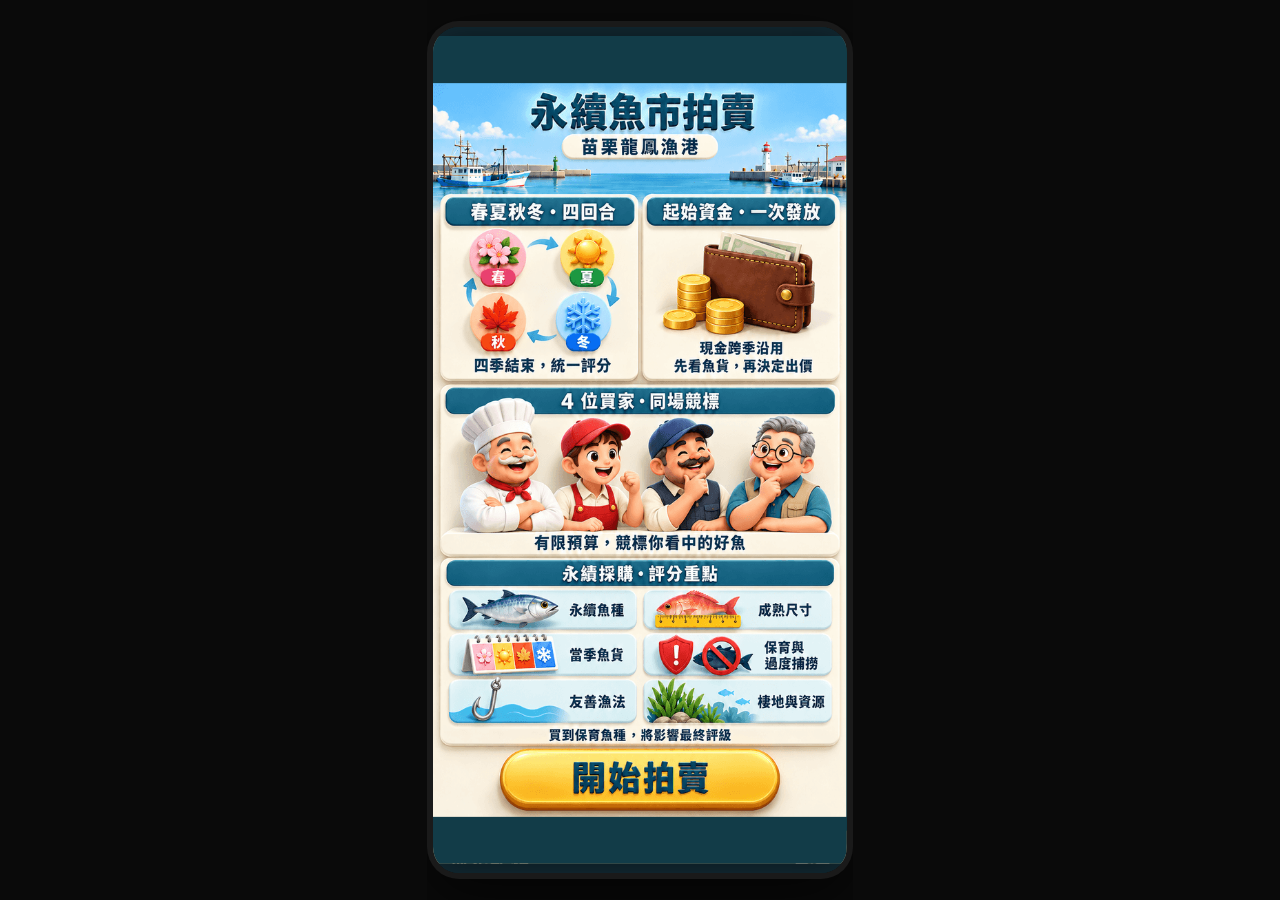
<file: lbsgame/fishmarket-desktop.html>
<!DOCTYPE html>
<html lang="zh-TW">
<head>
<meta charset="UTF-8">
<title>永續魚市拍賣：苗栗龍鳳漁港 - 桌面版</title>
<link rel="icon" href="data:,">
<style>
    html, body {
        margin: 0;
        height: 100%;
        background: #0a0a0a;
        display: flex;
        align-items: center;
        justify-content: center;
        overflow: hidden;
        font-family: "Microsoft JhengHei", "PingFang TC", sans-serif;
    }
    /* 外框：純裝飾用的邊框，跟縮放計算完全分開，不會裁切到內容 */
    #frame-border {
        padding: 6px;
        background: #1a1a1a;
        border-radius: 32px;
        box-shadow: 0 20px 60px rgba(0,0,0,0.6);
    }
    /* 真正裁切內容的容器：大小 = 設計尺寸 × 縮放倍率（由 JS 算出來寫進這裡） */
    #frame-outer {
        position: relative;
        overflow: hidden;
        border-radius: 26px;
        background: #000;
    }
    /* iframe 本身永遠鎖定在設計尺寸 436x892，內部看到的 CSS 像素永遠一致，
       不會因為畫面縮放而擠壓變形，排版永遠正確；縮放交給 transform 處理，
       transform 只是「視覺上」把整個畫面等比例縮小/放大，不影響內部佈局計算。 */
    #frame-outer iframe {
        display: block;
        width: 436px;
        height: 892px;
        border: 0;
        transform-origin: top left;
    }
</style>
</head>
<body>
    <div id="frame-border">
        <div id="frame-outer">
            <iframe id="frame-iframe" src="fishmarket.html?embedded=1" title="永續魚市拍賣：苗栗龍鳳漁港"></iframe>
        </div>
    </div>

    <script>
    (function () {
        /* ⚠️ 這是遊戲版面的「設計基準尺寸」，跟其他任務的桌機展示版共用同一組
           尺寸（436x892），方便整個平台的桌機展示外觀一致。fishmarket.html
           本身用相對單位（vh/vw）撐版面，鎖在這個固定尺寸的 iframe 裡，
           內部的相對單位就會用這個尺寸換算，不會因為外層縮放而跑掉。 */
        var DESIGN_W = 436;
        var DESIGN_H = 892;
        var outer = document.getElementById('frame-outer');
        var iframe = document.getElementById('frame-iframe');

        function fit() {
            // 讓可用空間扣掉一點邊距，畫面不會頂到瀏覽器邊緣
            var availW = window.innerWidth * 0.94;
            var availH = window.innerHeight * 0.94;
            var scale = Math.min(availW / DESIGN_W, availH / DESIGN_H);

            iframe.style.transform = 'scale(' + scale + ')';
            outer.style.width = (DESIGN_W * scale) + 'px';
            outer.style.height = (DESIGN_H * scale) + 'px';
        }

        fit();
        window.addEventListener('resize', fit);

        /* ── 訊息轉發：這一層才是平台用 window.open() 真正開出來的視窗，
           平台的 player_info／ack 訊息只會送到這裡，不會自動穿透進下面
           的 iframe。反過來，iframe 裡的 fishmarket.html 送出的 ready／
           complete／score／exit，也要從這裡轉發給平台，不能指望 iframe
           自己直接跟平台對話（iframe 的 window.opener 永遠是 null）。
           兩個方向都要轉發，缺一邊就會變成「送得出去、但收不到玩家資料」
           （或反過來）的問題——6htw 實際踩過這個坑，這裡直接照正確做法實作。 */
        window.addEventListener('message', function (event) {
            const data = event.data;
            if (!data) return;
            if (data.source === 'culture-platform') {
                // 平台 → 這一層，轉發進 iframe 給真正的遊戲頁面
                iframe.contentWindow.postMessage(data, '*');
            } else if (data.source === 'culture-task' && window.opener) {
                // iframe 裡的遊戲頁面 → 這一層，轉發給平台
                window.opener.postMessage(data, '*');
            }
        });
    })();
    </script>
</body>
</html>
</file>
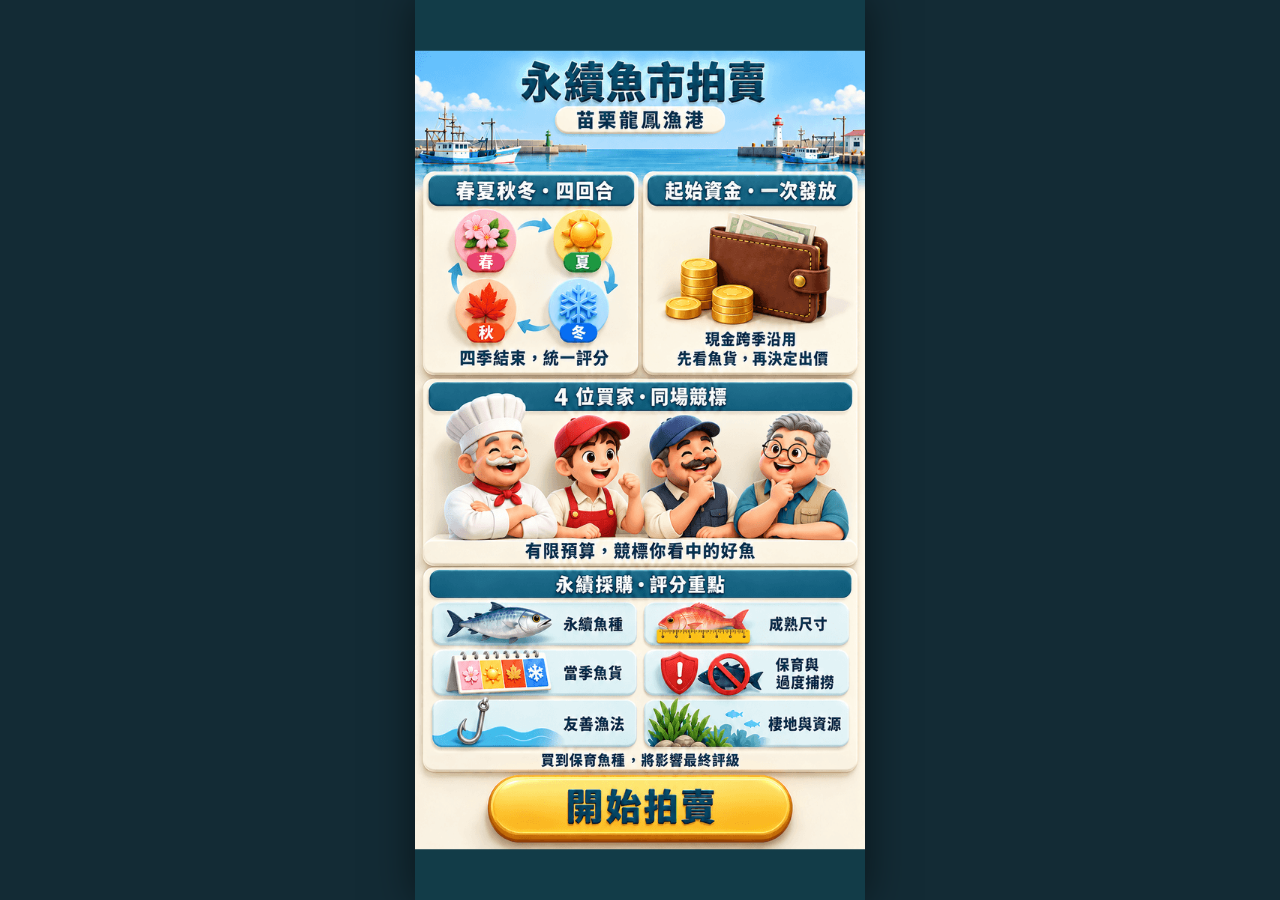
<file: lbsgame/fishmarket.html>
<!DOCTYPE html>
<html lang="zh-TW">
<head><script>window.DEMO_ASSETS={"avatars":{"餐廳老闆":"fishmarket-3d/ebd328f6e13a.webp","快炒店":"fishmarket-3d/35f57f5d0be5.webp","量販採購":"fishmarket-3d/094813252ceb.webp","批發商":"fishmarket-3d/1e0c42128d28.webp"}};</script><script src="task-dialogs.js"></script>
    <meta charset="UTF-8">
    <meta name="viewport" content="width=device-width, initial-scale=1.0, maximum-scale=1.0, user-scalable=no">
    


    <title>永續魚市拍賣</title>
	
    
    
    
    <style>
        /* 主題色票：樂高積木拍賣場 —— 經典樂高藍、標售紅、金幣黃、領先綠 */
        :root {
            --bg-color: #8FC1F2; --primary-color: #0055BF; --accent-color: #E3000B; --accent-color-dark: #A3000A;
            --gold-color: #FFD500; --gold-color-dark: #C79F00; --green-color: #00852B; --green-color-dark: #045E1E;
            --text-color: #1F2A38; --panel-bg: #DCEBFA; --panel-white: #FFFFFF; --brick-border: #0055BF;
        }
        * { box-sizing: border-box; margin: 0; padding: 0; font-family: "Noto Sans TC", "Helvetica Neue", Arial, sans-serif; -webkit-touch-callout: none; }
        html, body { height: 100%; }
        /* 統一按鍵按壓回饋：去除系統長按選取/高亮，並保證 iOS Safari 上 :active 能確實觸發
           （iOS 需要頁面上存在 touchstart 監聽器，:active 偽類才會生效，見下方 JS） */
        button {
            -webkit-tap-highlight-color: transparent;
            touch-action: manipulation;
            -webkit-user-select: none;
            user-select: none;
        }
        button:active { filter: brightness(0.9); }
        .portrait-warning{
            display:none;position:fixed;inset:0;z-index:9999;
            background:rgba(20,20,20,.94);color:#fff;
            flex-direction:column;align-items:center;justify-content:center;
            text-align:center;padding:24px;
        }
        .portrait-warning-icon{font-size:48px;margin-bottom:16px;}
        @media screen and (orientation:landscape){
            .portrait-warning{display:flex;}
        }
        body {
            background-color: var(--bg-color); color: var(--text-color); display: flex; flex-direction: column; overflow: hidden;
            background-image: radial-gradient(circle at center, rgba(255,255,255,0.55) 0%, rgba(255,255,255,0.55) 32%, transparent 33%);
            background-size: 26px 26px;
        }

        .brick-panel { background: var(--panel-white); border: 3px solid var(--brick-border); border-radius: 16px; box-shadow: 0 4px 0 rgba(0,40,90,0.25), 0 6px 10px rgba(0,40,90,0.15); position: relative; }
        .brick-panel.tint { background: var(--panel-bg); }
        .brick-panel::after { content: ""; position: absolute; top: -7px; left: 16px; width: 44px; height: 8px; background-image: radial-gradient(circle, var(--brick-border) 0 4px, transparent 4.5px); background-size: 14px 8px; background-repeat: repeat-x; opacity: 0.55; pointer-events: none; }

        .lego-baseplate { background-color: var(--bg-color); background-image: radial-gradient(circle, rgba(255,255,255,0.55) 0 5px, transparent 5.5px); background-size: 22px 22px; }

        #lego-stud-strip { flex-shrink: 0; height: 14px; background-color: var(--primary-color); background-image: radial-gradient(circle, rgba(255,255,255,0.4) 0 3px, transparent 3.5px); background-size: 20px 14px; background-position: 10px 7px; background-repeat: repeat-x; border-bottom: 2px solid #003A82; }

        #top-bar { background-color: var(--primary-color); color: white; padding: 12px 15px; z-index: 20; box-shadow: 0 3px 0 rgba(0,20,50,0.35), 0 4px 8px rgba(0,0,0,0.2); flex-shrink: 0; border-bottom: 3px solid #003A82; }
        #top-bar-row1 { display: flex; justify-content: space-between; font-weight: bold; font-size: 1rem; }
        #top-bar-row2 { display: flex; justify-content: space-between; font-size: 0.82rem; margin-top: 4px; color: #D6ECFA; }
        .idle-nickname { font-size: clamp(1rem, 21.84px, 1.25rem); font-weight: bold; color: #012F72; margin-bottom: 6px; }

        #main-content { flex: 1; width: 100%; min-height: 0; background-color: var(--bg-color); background-image: radial-gradient(circle, rgba(255,255,255,0.5) 0 4px, transparent 4.5px); background-size: 20px 20px; display: flex; flex-direction: column; overflow: hidden; }

        h2 { font-size: 1.2rem; margin-bottom: 15px; color: var(--primary-color); border-bottom: 2px solid var(--primary-color); padding-bottom: 5px; }
        .list-item { background: #FAF7EF; padding: 10px; margin-bottom: 10px; border-radius: 8px; border-left: 4px solid var(--primary-color); box-shadow: 0 1px 3px rgba(0,0,0,0.1);}

        #board-header { flex-shrink: 0; display: flex; justify-content: space-between; align-items: center; padding: 7px 12px; font-size: 0.8rem; color: #31556F; gap: 8px; background: #DCEEF9; border-bottom: 1px solid #A9D3EE; }

        #board-strip { flex-shrink: 0; display: grid; grid-template-rows: repeat(2, 1fr); grid-auto-flow: column; grid-auto-columns: minmax(0, 1fr); gap: 6px; padding: 8px 10px; overflow: hidden; height: clamp(160px, 234px, 260px); background-color: #AED4EB; background-image: radial-gradient(circle, rgba(255,255,255,0.45) 0 4px, transparent 4.5px); background-size: 20px 20px; border-bottom: 2px solid #8FC1F2; }
        /* ===== 看板小卡：塑膠周轉魚箱造型 ===== */
        .strip-card { min-width: 0; min-height: 0; position: relative; display: flex; flex-direction: column; border-radius: 10px; padding: 4px 4px 3px; gap: 3px; transition: transform 0.25s ease, box-shadow 0.25s ease, filter 0.25s ease;
            background-image: repeating-linear-gradient(0deg, rgba(255,255,255,0.16) 0 2px, transparent 2px 6px), linear-gradient(160deg, #4AA3E8 0%, #1F73B8 55%, #145A94 100%);
            box-shadow: 0 3px 0 #0B4166, 0 4px 6px rgba(0,30,60,0.3), inset 0 1px 0 rgba(255,255,255,0.3); }

        .strip-rivet { position: absolute; width: 5px; height: 5px; border-radius: 50%; z-index: 3; background: radial-gradient(circle at 35% 30%, #EAF6FF 0%, #1F73B8 55%, #0B4166 100%); box-shadow: 0 1px 1px rgba(0,0,0,0.3); }
        .strip-rivet.tl { top: 3px; left: 3px; } .strip-rivet.tr { top: 3px; right: 3px; }
        .strip-rivet.bl { bottom: 3px; left: 3px; } .strip-rivet.br { bottom: 3px; right: 3px; }
        .strip-handle { position: absolute; top: 38%; width: 6px; height: 14px; z-index: 3; background: #0B3E6B; border-radius: 4px; box-shadow: inset 0 1px 2px rgba(0,0,0,0.55); }
        .strip-handle.left { left: -2px; } .strip-handle.right { right: -2px; }

        .strip-cavity { position: relative; flex: 1; min-height: 0; border-radius: 7px; overflow: hidden; display: flex; align-items: center; justify-content: center;
            background: radial-gradient(ellipse at 18% 94%, rgba(255,255,255,0.9) 0 8px, transparent 9px), radial-gradient(ellipse at 52% 98%, rgba(255,255,255,0.88) 0 9px, transparent 10px), radial-gradient(ellipse at 84% 92%, rgba(255,255,255,0.9) 0 7px, transparent 8px), linear-gradient(180deg, #EAF6FE 0%, #CDE8FA 65%, #B7DEF3 100%);
            box-shadow: inset 0 2px 4px rgba(0,30,60,0.3), inset 0 -1px 2px rgba(255,255,255,0.7); }
        .strip-cavity img { width: 70%; height: 70%; object-fit: contain; position: relative; z-index: 1; }
        .strip-cavity .fallback-fish { font-size: 1.5rem; position: relative; z-index: 1; }

        .strip-badge { position: absolute; top: 3px; right: 3px; z-index: 3; width: 16px; height: 16px; border-radius: 50%; display: flex; align-items: center; justify-content: center; font-size: 0.55rem; box-shadow: 0 1px 2px rgba(0,0,0,0.3); border: 1.5px solid rgba(255,255,255,0.9); background: #8FA6B5; }

        .strip-stamp { position: absolute; left: 50%; top: 40%; z-index: 3; transform: translate(-50%, -50%) rotate(-14deg); padding: 1px 5px; border: 2px solid currentColor; border-radius: 4px; font-weight: 900; font-size: 0.56rem; letter-spacing: 0.5px; white-space: nowrap; }

        .strip-name-overlay { position: absolute; left: 0; right: 0; bottom: 0; z-index: 2; padding: 8px 3px 2px; text-align: center;
            background: linear-gradient(180deg, rgba(1,47,114,0) 0%, rgba(1,47,114,0.72) 55%, rgba(1,47,114,0.88) 100%); }
        .strip-name-overlay .name { font-weight: 900; font-size: clamp(0.7rem, 16.38px, 0.92rem); color: #fff; text-shadow: 0 1px 1px rgba(0,0,0,0.4); white-space: nowrap; overflow: hidden; text-overflow: ellipsis; }

        .strip-meta { display: flex; flex-wrap: wrap; align-items: center; justify-content: center; column-gap: 5px; row-gap: 1px; background: #FFFFFF; border-radius: 6px; padding: 1.5px 4px; box-shadow: 0 1px 1px rgba(0,40,90,0.12); }
        .strip-meta span { font-size: clamp(0.5rem, 10.53px, 0.58rem); font-weight: 700; color: #163E5B; white-space: nowrap; max-width: 100%; }

        .strip-card.active { z-index: 3; animation: liveGlow 1.1s ease-in-out infinite; }
        .strip-card.active .strip-badge { background: var(--accent-color); animation: badgePulse 1s ease-in-out infinite; }
        @keyframes badgePulse { 0%,100% { transform: scale(1); } 50% { transform: scale(1.2); } }
        @keyframes liveGlow { 0%,100% { box-shadow: 0 3px 0 var(--accent-color-dark), 0 4px 10px rgba(214,67,46,0.4);} 50% { box-shadow: 0 3px 0 var(--accent-color-dark), 0 4px 18px rgba(214,67,46,0.75);} }

        .strip-card.sold-player { box-shadow: 0 3px 0 var(--gold-color-dark), 0 4px 12px rgba(232,163,61,0.55); transform: scale(1.02); }
        .strip-card.sold-player .strip-stamp { color: var(--gold-color-dark); background: rgba(255,255,255,0.65); }

        .strip-card.sold-other, .strip-card.unsold { filter: saturate(0.55) brightness(0.94); }
        .strip-card.sold-other .strip-cavity img, .strip-card.unsold .strip-cavity img { filter: grayscale(85%) opacity(0.85); }
        .strip-card.sold-other .strip-stamp { color: #4E564A; background: rgba(255,255,255,0.65); }
        .strip-card.unsold .strip-stamp { color: #4E564A; border-style: dashed; background: rgba(255,255,255,0.6); }

        .btn-bid { background-color: var(--accent-color); flex: 1; padding: 14px 12px 12px; font-size: 1rem; font-weight: bold; border: 2px solid var(--accent-color-dark); border-radius: 10px; cursor: pointer; color: white; transition: transform 0.08s ease, box-shadow 0.08s ease; box-shadow: 0 4px 0 var(--accent-color-dark); position: relative; }
        .btn-bid::before { content: ""; position: absolute; top: 4px; left: 50%; transform: translateX(-50%); width: 34px; height: 6px; background-image: radial-gradient(circle, rgba(255,255,255,0.55) 0 3px, transparent 3.5px); background-size: 12px 6px; background-repeat: repeat-x; pointer-events: none; }
        .btn-bid:disabled { background-color: #C9C6BC; border-color: #A6A39A; box-shadow: 0 4px 0 #A6A39A; cursor: not-allowed; }
        .btn-bid:active:not(:disabled) { transform: translateY(4px); box-shadow: 0 0 0 var(--accent-color-dark); }

        /* ===== 拍賣區(常駐固定區塊,不再整頁切換) ===== */
        #auction-arena { flex: 1; min-height: 0; display: flex; flex-direction: column; background-color: var(--bg-color); background-image: radial-gradient(circle, rgba(255,255,255,0.5) 0 4px, transparent 4.5px); background-size: 20px 20px; color: #1F2A38; padding: 12px 14px; position: relative; overflow: hidden; border-top: 1px solid #AED4EB; }

        #arena-idle { flex: 1; min-height: 0; display: flex; align-items: center; justify-content: center; }
        #arena-idle-content { display: flex; flex-direction: column; align-items: center; gap: 8px; text-align: center; max-width: 380px; padding: 0 12px; }
        .idle-emoji { font-size: clamp(2rem, 46.8px, 3rem); }
        .summary-icon-badge {
            width: 88px; height: 88px; margin: 0 auto 10px;
            border-radius: 24px; position: relative; overflow: hidden;
            background: linear-gradient(180deg, #FFF4B2 0%, #F2C14E 55%, #E39B2D 100%);
            box-shadow: 0 8px 20px rgba(1,47,114,.18), inset 0 2px 0 rgba(255,255,255,.65);
        }
        .summary-icon-badge::after{
            content:""; position:absolute; inset:auto -10% -30% -10%; height:60%;
            background: radial-gradient(circle at 50% 0, rgba(255,255,255,.45), transparent 70%);
            pointer-events:none;
        }
        .summary-icon-badge svg{ width:100%; height:100%; display:block; }
        .summary-icon-badge .board{ fill:#FFF8E2; stroke:#8A5700; stroke-width:2.5; }
        .summary-icon-badge .clip{ fill:#012F72; }
        .summary-icon-badge .bar1,.summary-icon-badge .bar2,.summary-icon-badge .bar3,
        .summary-icon-badge .line,.summary-icon-badge .coin,.summary-icon-badge .tick{
            transform-box: fill-box; transform-origin: center;
        }
        .summary-icon-badge .bar1{ fill:#3C8577; animation: summaryBar1 1.4s ease-in-out infinite alternate; }
        .summary-icon-badge .bar2{ fill:#2E6BB8; animation: summaryBar2 1.4s ease-in-out .12s infinite alternate; }
        .summary-icon-badge .bar3{ fill:#E39B2D; animation: summaryBar3 1.4s ease-in-out .22s infinite alternate; }
        .summary-icon-badge .line{ stroke:#C96A12; stroke-width:3; fill:none; stroke-linecap:round; stroke-linejoin:round; animation: summaryLine 1.6s ease-in-out infinite alternate; }
        .summary-icon-badge .coin{ fill:#F6B32D; stroke:#8A5700; stroke-width:2; animation: summaryCoin 1.8s ease-in-out infinite; }
        .summary-icon-badge .coin-mark{ fill:#8A5700; font-size:11px; font-weight:900; }
        .summary-icon-badge .tick{ stroke:#3C8577; stroke-width:3.2; fill:none; stroke-linecap:round; stroke-linejoin:round; animation: summaryTick 1.6s ease-in-out infinite alternate; }
        .summary-icon-badge.final .medal{ fill:#012F72; }
        .summary-icon-badge.final .ribbon{ fill:#E3553E; }
        .summary-icon-badge.final .star{ fill:#FFF8E2; animation: summaryStar 1.4s ease-in-out infinite alternate; }
        @keyframes summaryBar1{from{transform:scaleY(.82)}to{transform:scaleY(1.03)}}
        @keyframes summaryBar2{from{transform:scaleY(.72)}to{transform:scaleY(1.08)}}
        @keyframes summaryBar3{from{transform:scaleY(.88)}to{transform:scaleY(1.02)}}
        @keyframes summaryLine{from{transform:translateY(1px)}to{transform:translateY(-1px)}}
        @keyframes summaryCoin{0%,100%{transform:translateY(0)}50%{transform:translateY(-2px)}}
        @keyframes summaryTick{from{transform:scale(.95)}to{transform:scale(1.04)}}
        @keyframes summaryStar{from{transform:scale(.94)}to{transform:scale(1.06)}}

        .ai-chip.thinking { border-color:#F2C14E; box-shadow:0 0 0 2px rgba(242,193,78,.28), 0 6px 16px rgba(1,47,114,.16); }
        .ai-chip.thinking .ai-status{
            background:rgba(242,193,78,.16); color:#7A4B00; font-weight:900;
        }
        .ai-chip.thinking .ai-status::after{
            content:'';
            display:inline-block; width:16px; margin-left:4px;
            animation: thinkingDots 1.1s steps(4,end) infinite;
            overflow:hidden; vertical-align:bottom;
        }
        @keyframes thinkingDots{
            0%{content:''}
            25%{content:'.'}
            50%{content:'..'}
            75%{content:'...'}
            100%{content:''}
        }
        .ai-chip.thinking .ai-chip-avatar,
        .ai-chip.thinking .ai-chip-avatar-fallback{
            animation: aiThinkBob 0.95s ease-in-out infinite alternate;
        }
        @keyframes aiThinkBob{
            from{transform:translateY(0)}
            to{transform:translateY(-4px)}
        }

        .idle-title { font-size: clamp(1.1rem, 24.96px, 1.4rem); font-weight: bold; color: #012F72; }
        .idle-sub { font-size: clamp(0.85rem, 18.72px, 1.02rem); color: #1B3B52; line-height: 1.5; background: rgba(255,255,255,0.62); padding: 8px 14px; border-radius: 12px; }
        .idle-btn { margin-top: 6px; padding: 14px 26px; }
        .idle-btn-row { display: flex; gap: 8px; width: 100%; margin-top: 6px; }

        #arena-live { flex: 1; min-height: 0; display: none; flex-direction: column; overflow: hidden; }

        /* 兩欄式主要區域：左欄(魚貨/價格/即時資訊) : 右欄(6買家宮格/出價) = 2 : 3 */
        .arena-columns { flex: 1; min-height: 0; display: grid; grid-template-columns: 2fr 3fr; gap: 8px; overflow: hidden; }

        .arena-col-left { min-height: 0; display: flex; flex-direction: column; justify-content: center; gap: 1px; padding: 1px; overflow: hidden; }
        .arena-col-right { min-height: 0; display: flex; flex-direction: column; gap: 8px; overflow: hidden; }

        .arena-timer-wrap { position: relative; width: clamp(36px, 54.6px, 50px); height: clamp(36px, 54.6px, 50px); flex-shrink: 0; margin: 0 auto; }
        #arena-ring { width: 100%; height: 100%; transform: rotate(-90deg); }
        .ring-track { fill: none; stroke: rgba(1,47,114,0.16); stroke-width: 8; }
        .ring-progress { fill: none; stroke: #4FD1A8; stroke-width: 8; stroke-linecap: round; stroke-dasharray: 326.7; stroke-dashoffset: 0; transition: stroke-dashoffset 0.1s linear, stroke 0.3s ease; }
        .ring-progress.urgent { stroke: #FF5844; animation: ringUrgent var(--blink-dur, 0.6s) ease-in-out infinite; }
        @keyframes ringUrgent { 0%,100% { opacity: 1; } 50% { opacity: 0.5; } }
        @keyframes timerUrgent { 0%,100% { color: #E3000B; text-shadow: 0 0 12px rgba(227,0,11,0.8); transform: scale(1); } 50% { color: #ff6b6b; text-shadow: 0 0 20px rgba(255,107,107,0.8); transform: scale(1.1); } }
        .arena-timer-label { position: absolute; inset: 0; display: flex; flex-direction: column; align-items: center; justify-content: center; }
        #arena-time { font-size: clamp(0.8rem, 18.72px, 1.05rem); font-weight: bold; font-family: monospace; transition: color 0.2s ease, transform 0.2s ease; }
        #arena-time.urgent { animation: timerUrgent var(--blink-dur, 0.5s) ease-in-out infinite; }

        .arena-fish-info { flex: 1; min-height: 0; max-height: 156px; width: 100%; text-align: center; background: rgba(255,255,255,0.6); border-radius: 10px; padding: 0px 0px; display: flex; flex-direction: column; align-items: center; justify-content: center; gap: 0px; overflow: hidden; }
        .arena-fish-icon-big { flex: 1; min-height: 0; min-width: 0; width: 100%; display: flex; align-items: center; justify-content: center; overflow: hidden; }
        .arena-fish-icon-big img { max-width: 100%; max-height: 100%; width: auto; height: auto; object-fit: contain; }
        .arena-fish-name { font-size: clamp(1.05rem, 26.52px, 1.4rem); font-weight: bold; color: #012F72; white-space: nowrap; overflow: hidden; text-overflow: ellipsis; max-width: 100%; flex-shrink: 0; }
        .arena-fish-name.name-len-4 { font-size: clamp(0.82rem, 20.28px, 1.08rem); }
        .arena-fish-name.name-len-5plus { font-size: clamp(0.7rem, 17.16px, 0.92rem); }

        .arena-price-block { flex-shrink: 0; width: 100%; display: flex; flex-direction: column; align-items: center; justify-content: center; background: var(--panel-bg); border: 2px solid var(--gold-color-dark); border-radius: 10px; padding: 4px 8px; }
        .arena-price-label { font-size: 0.66rem; color: #315F7B; }
        .arena-price-row { font-size: clamp(1.1rem, 28.08px, 1.5rem); font-weight: bold; color: #B87900; font-family: monospace; transition: transform 0.15s ease; }
        .arena-price-row.pulse-player { animation: pricePulseGreen 0.35s ease; }
        .arena-price-row.pulse-ai { animation: pricePulseOrange 0.35s ease; }
        @keyframes pricePulseGreen { 0% { transform: scale(1); } 40% { transform: scale(1.18); color: #4FD1A8; } 100% { transform: scale(1); color: #F2B84D; } }
        @keyframes pricePulseOrange { 0% { transform: scale(1); } 40% { transform: scale(1.18); color: #ff9d5c; } 100% { transform: scale(1); color: #F2B84D; } }
        .arena-price-unit { font-size: 0.58em; margin-left: 3px; color: #52758D; }
        .box-enter {
            animation: boxEnterSlide .56s cubic-bezier(.2,.95,.25,1), boxEnterGlow .68s ease-out;
            will-change: transform, opacity;
        }
        .box-enter-name { animation: boxNamePop .5s cubic-bezier(.2,1.25,.35,1); }
        @keyframes boxEnterSlide {
            0% { opacity: 0; transform: translateX(34px) scale(.92); }
            65% { opacity: 1; transform: translateX(-4px) scale(1.02); }
            100% { opacity: 1; transform: translateX(0) scale(1); }
        }
        @keyframes boxEnterGlow {
            0% { box-shadow: 0 0 0 rgba(242,193,78,0); }
            45% { box-shadow: 0 0 0 4px rgba(242,193,78,.16), 0 0 18px rgba(242,193,78,.26); }
            100% { box-shadow: 0 0 0 rgba(242,193,78,0); }
        }
        @keyframes boxNamePop {
            0% { opacity: 0; transform: translateY(8px) scale(.92); }
            100% { opacity: 1; transform: translateY(0) scale(1); }
        }

        .countup-spot {
            display:inline-block;
            min-width:1.2em;
            transition: transform .15s ease;
        }
        .countup-spot.animating {
            animation: countBump .24s ease;
        }
        @keyframes countBump {
            0% { transform: scale(1); }
            50% { transform: scale(1.12); }
            100% { transform: scale(1); }
        }


        .arena-ai-row { flex: 1; min-height: 0; display: grid; grid-template-columns: repeat(2, 1fr); grid-template-rows: repeat(3, 1fr); gap: clamp(9px,15.6px,14px); align-content: stretch; padding: 8px; }

        /* 右欄下方：我的現金 + 出價操作（與左欄「即時資訊」對調位置） */
        .arena-bid-panel { flex-shrink: 0; padding: 8px 10px; display: flex; flex-direction: column; gap: 6px; }
        .arena-budget-line { font-size: 0.8rem; font-weight: bold; color: var(--primary-color); }
        .arena-budget-line span { color: var(--gold-color-dark); font-family: monospace; }
        .ai-chip { position: relative; border-radius: 10px; overflow: visible; border: 2px solid transparent; min-height: 0; background: linear-gradient(160deg, #E8F1F8 0%, #CFE2EF 100%); transition: transform 0.2s ease, border-color 0.2s ease; }
        .ai-chip-clip { position: absolute; inset: 0; border-radius: 8px; overflow: hidden; }
        .ai-chip-avatar { position: absolute; left: 0; top: 0; height: 100%; width: auto; max-width: 100%; object-fit: contain; object-position: left center; }
        .ai-chip-avatar-fallback { position: absolute; inset: 0; display: flex; align-items: center; justify-content: center; font-size: 1.4rem; }
        .ai-chip .ai-name { position: absolute; top: 2px; right: 3px; z-index: 2; background: rgba(4,20,42,0.68); color: #fff; font-weight: 900; font-size: clamp(0.56rem, 11.7px, 0.7rem); padding: 1px 5px; border-radius: 6px; max-width: 80%; white-space: nowrap; overflow: hidden; text-overflow: ellipsis; }
        .ai-chip .ai-status { position: absolute; bottom: 2px; right: 3px; z-index: 2; background: rgba(4,20,42,0.55); color: #EAF3FB; font-size: clamp(0.5rem, 10.14px, 0.6rem); padding: 1px 5px; border-radius: 6px; max-width: 80%; white-space: nowrap; overflow: hidden; text-overflow: ellipsis; }

        .ai-bubble { position: absolute; top: -10px; left: 4px; z-index: 5; background: #fff; color: #C1541A; font-weight: 900; font-size: clamp(0.5rem, 10.14px, 0.64rem); padding: 2px 6px; border-radius: 10px; border: 1.5px solid #ff9d5c; box-shadow: 0 2px 4px rgba(0,0,0,0.3); white-space: nowrap; animation: bubblePop 0.2s ease; }
        .ai-bubble::after { content: ''; position: absolute; left: 9px; bottom: -5px; border-width: 5px 4px 0 4px; border-style: solid; border-color: #fff transparent transparent transparent; }
        .ai-bubble::before { content: ''; position: absolute; left: 8.5px; bottom: -7px; border-width: 6px 4.5px 0 4.5px; border-style: solid; border-color: #ff9d5c transparent transparent transparent; }
        @keyframes bubblePop { 0% { transform: scale(0.5); opacity: 0; } 100% { transform: scale(1); opacity: 1; } }
        .ai-chip.out { filter: grayscale(80%) brightness(0.75); }
        .ai-chip.out .ai-name { text-decoration: line-through; }
        .ai-chip.bid { border-color: #FFD500; z-index: 6; animation: aiBidJump 0.58s cubic-bezier(.2,1.45,.35,1); box-shadow: 0 0 0 3px rgba(255,213,0,.34), 0 7px 18px rgba(227,0,11,.42); }
        .ai-chip.bid .ai-status { background: rgba(255,213,0,0.96); color: #3A2600; font-weight: 900; }
        @keyframes aiBidJump {
            0% { transform: scale(1) translateY(0); filter: brightness(1); }
            30% { transform: scale(1.12) translateY(-7px); filter: brightness(1.2); }
            58% { transform: scale(1.06) translateY(-3px); }
            100% { transform: scale(1.03) translateY(0); filter: brightness(1); }
        }
        .ai-bid-paddle {
            position:absolute; left:50%; top:50%; z-index:8;
            transform:translate(-50%,-58%) rotate(-4deg);
            min-width:58px; padding:6px 8px;
            background:#FFD500; color:#3A2600; border:3px solid #A3000A;
            border-radius:7px; font-size:clamp(.72rem,15.6px,.95rem); font-weight:900;
            text-align:center; white-space:nowrap;
            box-shadow:0 4px 0 #A3000A,0 7px 12px rgba(0,0,0,.3);
            animation:paddleRaise .58s cubic-bezier(.2,1.45,.35,1);
        }
        @keyframes paddleRaise {
            0% { opacity:0; transform:translate(-50%,20%) rotate(-8deg) scale(.55); }
            42% { opacity:1; transform:translate(-50%,-72%) rotate(3deg) scale(1.13); }
            100% { opacity:1; transform:translate(-50%,-58%) rotate(-4deg) scale(1); }
        }
        .ai-chip.leader { border-color: #B9791F; transform: scale(1.05); z-index: 2; box-shadow: 0 3px 12px rgba(185,121,31,0.65); }
        .ai-chip.leader .ai-name, .ai-chip.leader .ai-status { background: rgba(242,193,78,0.95); color: #4A2E00; }
        .ai-chip.leader .ai-status { font-weight: 900; }

        .arena-action-btns { display: flex; gap: 8px; flex-shrink: 0; padding-top: 6px; }
        .arena-action-btns .btn-bid { padding: 12px 6px; font-size: 0.9rem; }
        .btn-giveup { background-color: #7C93A0; border-color: #4F6672; box-shadow: 0 4px 0 #4F6672; }
        .btn-giveup:disabled { background-color: #C9C6BC; border-color: #A6A39A; box-shadow: 0 4px 0 #A6A39A; }

        #arena-sold-overlay { position: fixed; inset: 0; z-index: 1000; display: flex; align-items: center; justify-content: center; text-align: center; font-size: clamp(1.6rem, 46.8px, 2.6rem); font-weight: 900; letter-spacing: 2px; background: rgba(1,47,114,0); color: transparent; pointer-events: none; transition: background 0.25s ease, color 0.25s ease; }
        #arena-sold-overlay .stamp { display: inline-block; padding: 10px 26px; border: 3px solid currentColor; outline: 1.5px solid currentColor; outline-offset: 5px; border-radius: 8px; transform: rotate(-6deg); }
        #arena-sold-overlay .sold-sub { font-size: 0.5em; font-weight: 700; margin-top: 6px; letter-spacing: 0; }
        @keyframes soldFlash { 0%,100% { background: rgba(1,47,114,0); } 20% { background: rgba(242,193,78,0.35); } 40% { background: rgba(1,47,114,0.72); } }
        @keyframes stampBounce { 0%,100% { transform: rotate(-6deg) scale(1); } 50% { transform: rotate(-6deg) scale(1.15); } }
        #arena-sold-overlay.show { background: rgba(1,47,114,0.72); animation: soldFlash 0.8s ease-out; }
        #arena-sold-overlay.show.win { color: #F2C14E; }
        #arena-sold-overlay.show.win .stamp { animation: stampBounce 0.6s cubic-bezier(0.34, 1.56, 0.64, 1); }
        #arena-sold-overlay.show.other { color: #B9C9C4; }
        #arena-sold-overlay.show.unsold { color: #7A8F89; }
        #overbid-flash {
            position:absolute; inset:0; z-index:25; display:none; align-items:center; justify-content:center;
            pointer-events:none; background:rgba(227,0,11,.16);
        }
        #overbid-flash.show { display:flex; animation:overbidScreen .72s ease-out; }
        #overbid-flash span {
            padding:10px 20px; border-radius:12px; background:#E3000B; color:#fff;
            border:3px solid #fff; box-shadow:0 5px 0 #A3000A,0 9px 20px rgba(0,0,0,.3);
            font-size:clamp(1.25rem,35.88px,2rem); font-weight:900; letter-spacing:2px;
            animation:overbidPop .72s cubic-bezier(.2,1.45,.35,1);
        }
        @keyframes overbidScreen { 0%{opacity:0} 18%{opacity:1} 100%{opacity:0} }
        @keyframes overbidPop {
            0%{transform:scale(.55) rotate(-7deg)}
            35%{transform:scale(1.14) rotate(3deg)}
            100%{transform:scale(1) rotate(-2deg)}
        }

        #history-fab { background: rgba(255,255,255,0.18); color: white; border: 1px solid rgba(255,255,255,0.3); border-radius: 20px; padding: 3px 8px; font-size: 0.75rem; font-weight: bold; cursor: pointer; flex-shrink: 0; transition: transform 0.08s ease, background 0.08s ease; }
        #history-fab:active { transform: scale(0.90); background: rgba(255,255,255,0.32); }
        #sound-toggle { background: rgba(255,255,255,0.18); color: white; border: 1px solid rgba(255,255,255,0.3); border-radius: 20px; padding: 3px 10px; font-size: 0.85rem; font-weight: bold; cursor: pointer; flex-shrink: 0; line-height: 1.4; transition: transform 0.08s ease, background 0.08s ease; }
        #sound-toggle:active { transform: scale(0.90); background: rgba(255,255,255,0.32); }
        #sound-toggle.muted { opacity: 0.55; }

        #drawer-backdrop { position: fixed; inset: 0; background: rgba(0,0,0,0.4); z-index: 39; opacity: 0; pointer-events: none; transition: opacity 0.25s ease; }
        #drawer-backdrop.open { opacity: 1; pointer-events: auto; }
        #history-drawer { position: fixed; left: 0; right: 0; bottom: 0; max-height: 608.4px; background: var(--panel-bg); z-index: 40; border-radius: 16px 16px 0 0; box-shadow: 0 -4px 16px rgba(0,0,0,0.25); transform: translateY(100%); transition: transform 0.25s ease; display: flex; flex-direction: column; }
        #history-drawer.open { transform: translateY(0); }
        #drawer-header { display: flex; justify-content: space-between; align-items: center; padding: 14px 16px; border-bottom: 1px solid #EDE7DA; flex-shrink: 0; }
        #drawer-header h2 { margin: 0; border: none; padding: 0; }
        #drawer-close { background: #EDE7DA; border: none; border-radius: 50%; width: 32px; height: 32px; font-size: 1rem; cursor: pointer; color: #3F4E4B; transition: transform 0.08s ease, background 0.08s ease; }
        #drawer-close:active { transform: scale(0.88); background: #DCD3BE; }
        #drawer-body { overflow-y: auto; padding: 12px 16px 24px; }

        /* ── 開局說明頁：改用整頁看板圖 fmbg1，按鈕疊在圖片「遊戲開始」原始位置上（單頁塞滿手機直式畫面，不捲動）── */
        #intro-screen { position: fixed; inset: 0; z-index: 100; display: flex; align-items: center; justify-content: center; padding: 15.6px 11.7px; background: radial-gradient(ellipse at 50% 15%, #123B44 0%, #06232B 65%, #02141A 100%); overflow: hidden; }
        #intro-card { position: relative; max-width: 440px; width: 100%; max-height: 748.8px; border-radius: 20px; overflow: hidden; box-shadow: 0 10px 34px rgba(0,0,0,0.45); line-height: 0; }
        #intro-card img { display: block; width: 100%; height: auto; }

        /* 透明按鈕：疊在底圖「開始拍賣」按鈕的實際座標上（以圖片寬高比例定位，圖片比例改變時仍能對齊） */
        #intro-start-btn { position: absolute; left: 22.5%; top: 88.5%; width: 52.6%; height: 8.3%; margin: 0; padding: 0; background: rgba(255,255,255,0); border: none; cursor: pointer; -webkit-tap-highlight-color: rgba(255,255,255,0.25); transition: transform 0.08s ease, background 0.08s ease; }
        #intro-start-btn:active { background: rgba(255,255,255,0.18); transform: scale(0.96); }

        /* ── 說明介紹頁：疊在開場圖右上角的圓形按鈕，點開後是可捲動的整頁說明 ── */
        #ingame-help-btn {
            width: 22px; height: 22px; border-radius: 50%; border: none; cursor: pointer;
            background: rgba(255,255,255,0.35); color: #012F72; font-size: 13px; font-weight: bold;
            display: inline-flex; align-items: center; justify-content: center;
            margin-left: 6px; vertical-align: middle; flex-shrink: 0;
        }
        /* 切到背景時暫停：回到前景後顯示這個提示，玩家點了才真的恢復計時，
           避免玩家沒注意到，回來瞬間就被扣秒數/被 AI 搶標。 */
        #pause-overlay {
            position: fixed; inset: 0; z-index: 400; display: none;
            align-items: center; justify-content: center;
            background: rgba(4,14,20,0.75);
            font-family: "Noto Sans TC", sans-serif;
        }
        #pause-overlay.show { display: flex; }
        #pause-overlay .pause-card {
            background: #FBF8F0; border-radius: 16px; padding: 26px 30px;
            text-align: center; box-shadow: 0 12px 34px rgba(0,0,0,0.4);
        }
        #pause-overlay h3 { margin: 0 0 16px; font-size: 1.1rem; color: #012F72; }
        #pause-overlay button {
            padding: 12px 30px; border: none; border-radius: 10px;
            background: #3C8577; color: #fff; font-weight: bold; font-size: 0.95rem; cursor: pointer;
        }
        #help-overlay {
            position: fixed; inset: 0; z-index: 200; display: none;
            background: rgba(4,14,20,0.7);
            align-items: center; justify-content: center; padding: 20px;
            font-family: "Noto Sans TC", sans-serif; color: #1F2A38;
        }
        #help-overlay.show { display: flex; }
        #help-inner {
            width: 100%; max-width: 380px; max-height: 624px; overflow-y: auto;
            background: #FBF8F0; padding: 18px 18px 22px; box-sizing: border-box;
            border-radius: 16px; box-shadow: 0 12px 34px rgba(0,0,0,0.4);
        }
        #help-inner h2 { font-size: 1.15rem; margin: 0 0 4px; color: #012F72; }
        #help-inner h3 { font-size: 0.98rem; margin: 18px 0 8px; color: #012F72; display: flex; align-items: center; gap: 6px; }
        #help-inner p, #help-inner li { font-size: 0.85rem; line-height: 1.7; }
        #help-inner ol, #help-inner ul { margin: 0; padding-left: 1.4em; }
        #help-inner .help-note { background: rgba(1,47,114,0.06); border-radius: 8px; padding: 8px 10px; font-size: 0.8rem; color: #444; margin-top: 6px; }
        #help-inner .help-chip-row { display: flex; flex-wrap: wrap; gap: 10px; margin: 6px 0; }
        #help-inner .help-chip { display: flex; align-items: center; gap: 6px; background: #fff; border: 1px solid #E5DFD3; border-radius: 999px; padding: 5px 12px 5px 8px; font-size: 0.8rem; }
        #help-inner .help-chip .chip-icon { width: 22px; height: 22px; display: flex; align-items: center; justify-content: center; font-size: 15px; }
        #help-inner .help-chip .chip-icon-img { width: 22px; height: 22px; border-radius: 50%; object-fit: cover; flex-shrink: 0; }
        #help-inner .help-close-row { margin-top: 22px; }
        #help-inner .help-close-row button { width: 100%; padding: 12px; border: none; border-radius: 10px; background: #3C8577; color: #fff; font-weight: bold; font-size: 0.95rem; cursor: pointer; }
        #help-inner .help-copyright { margin-top: 16px; text-align: center; font-size: 0.72rem; color: #999; }
        #help-inner .help-version { text-align: center; font-size: 0.72rem; color: #999; margin: -4px 0 4px; }

        /* ── 整局最終結算：改用整頁滿版顯示，內容過長可捲動，不受拍賣區小面板限制 ── */
        #final-result-screen { position: fixed; inset: 0; z-index: 90; display: none; align-items: center; justify-content: center; padding: 23.4px 15.6px; background: radial-gradient(ellipse at 50% 15%, #123B44 0%, #06232B 65%, #02141A 100%); }
        #final-result-screen.show { display: flex; }
        #final-result-card { width: 100%; max-width: 440px; max-height: 733.2px; display: flex; flex-direction: column; overflow: hidden; box-shadow: 0 10px 34px rgba(0,0,0,0.45); }
        #final-result-body {
            flex: 1 1 auto; min-height: 0; /* 沒有這兩行，內容一長就會把卡片撐爆，
                超出 max-height 的部分（包括最下面的「關閉」按鈕）會被外層 overflow:hidden
                直接裁掉、完全看不到，不是玩家找不到，是畫面上根本沒顯示出來。
                加上這兩行後，這塊區域會固定佔滿卡片扣掉按鈕列之後的剩餘高度，
                內容太長就在這塊區域「內部」捲動，按鈕列永遠留在卡片最下面看得到。 */
            overflow-y: auto; padding: 22px 20px; text-align: center; color: #1F2A38;
        }
        #final-result-body .idle-emoji { font-size: clamp(2rem, 46.8px, 3rem); }
        #final-result-body .idle-title { font-size: clamp(1.15rem, 24.96px, 1.45rem); font-weight: bold; color: #012F72; margin: 4px 0 10px; }
        #final-result-body .final-round-list { text-align: left; margin-bottom: 12px; font-size: 0.9rem; }
        #final-result-body .final-round-list div { display: flex; justify-content: space-between; gap: 8px; padding: 5px 0; border-bottom: 1px dashed rgba(31,42,56,0.18); }
        #final-result-body .final-summary { font-size: 0.95rem; line-height: 1.9; margin-top: 6px; }
        #final-result-body .final-grade { font-size: 1.15rem; margin-top: 8px; }
        #final-result-body .final-report-notice { margin-top: 12px; padding: 10px 14px; background: #FFF6DD; border: 2px solid var(--gold-color-dark); border-radius: 10px; font-size: 0.92rem; font-weight: bold; color: #4A2E00; line-height: 1.7; }

        #badge-popup {
            position: fixed; inset: 0; z-index: 200;
            display: none; align-items: center; justify-content: center;
            background: rgba(0,10,20,0.4);
            pointer-events: none;
        }
        #badge-popup.show { display: flex; }
        #badge-popup-img {
            width: 214.5px; max-width: 260px; border-radius: 20px;
            box-shadow: 0 12px 40px rgba(0,0,0,0.45);
            animation: badgePopIn 0.6s cubic-bezier(.34,1.56,.64,1) both;
        }
        #badge-popup-img.fade-out {
            animation: badgeFadeOut 1.5s ease forwards;
        }
        @keyframes badgePopIn {
            0% { transform: scale(0) rotate(-12deg); opacity: 0; }
            60% { transform: scale(1.15) rotate(4deg); opacity: 1; }
            100% { transform: scale(1) rotate(0deg); opacity: 1; }
        }
        @keyframes badgeFadeOut {
            0% { opacity: 1; transform: scale(1) translateY(0); }
            100% { opacity: 0; transform: scale(0.85) translateY(-24px); }
        }
        #final-result-btn-row { flex-shrink: 0; display: flex; gap: 10px; padding: 14px 20px 20px; border-top: 1px solid #EDE7DA; }
        #final-result-btn-row .btn-bid { flex: 1; }
    </style>
<style>html,body{width:100%;height:100%;margin:0;overflow:hidden!important;background:#132b35!important;background-image:none!important;display:block!important}
#demo-stage{position:absolute;left:50%;top:50%;width:390px;height:780px;transform:translate(-50%,-50%) scale(var(--frame-scale,1));transform-origin:center;overflow:hidden;display:flex;flex-direction:column;background:var(--bg-color);box-shadow:0 0 35px #0008}
#demo-stage *{font-family:"Microsoft JhengHei",-apple-system,BlinkMacSystemFont,sans-serif}
#demo-bar{height:25px;min-height:25px;flex:0 0 25px;background:#193d4b;color:#ffefce;font-size:11px;padding:5px 9px;display:flex;align-items:center;justify-content:space-between;z-index:120}
#demo-bar span+span{font-size:9px;color:#c5d8d5}
#demo-tools{height:31px;flex:0 0 31px;background:#193d4b;color:#dce8e1;display:flex;align-items:center;gap:7px;padding:3px 8px;z-index:600;font-size:10px}
#demo-tools a{color:#e5d6b5;text-decoration:none;border:1px solid #6b858b;padding:3px 5px;border-radius:5px;white-space:nowrap}
#demo-tools button{color:#fff0d5;background:#315965;border:1px solid #6b858b;padding:3px 5px;border-radius:5px;font-size:10px}
#demo-tools label{flex:1;display:flex;align-items:center;gap:3px;white-space:nowrap}
#demo-tools input{width:12px;height:12px;accent-color:#ccae6d}
#demo-tools .seed-label{font-size:9px;opacity:.7}
.portrait-warning{display:none!important}
#demo-stage #main-content{min-height:0}
#demo-stage #intro-screen{height:780px;width:390px}
#demo-stage #history-drawer{max-height:724px;bottom:31px}
#demo-stage #help-overlay{width:390px;height:780px}
#demo-stage #help-inner{max-height:716px}
#demo-stage #final-result-screen{width:390px;height:780px;padding-bottom:40px}
#demo-stage #final-result-card{max-height:724px}
#demo-stage #final-result-card .final-btn-row{flex-wrap:wrap}
#demo-stage #pause-overlay{width:390px;height:780px}
#demo-stage .test-dialog{position:fixed;inset:0;margin:auto;max-height:670px;overflow:auto;width:330px;border:1px solid #bfa66e;border-radius:16px;padding:20px;background:#fff6df;color:#234450;font-size:14px;line-height:1.7}
#demo-stage .test-dialog::backdrop{background:#0a283bbb}
#demo-stage .test-dialog button{display:block;padding:10px 20px;border:0;border-radius:8px;background:#327e72;color:white;margin:15px auto 0;font-size:14px}

#demo-stage{padding-bottom:31px}#demo-tools{position:absolute;bottom:0;left:0;width:390px;z-index:10000}
/* 各區固定像素，不隨魚箱數量、手機高度或文字內容伸縮。 */
#demo-stage{--bg-color:#DAB889;--primary-color:#214D5A;--accent-color:#D2A245;--accent-color-dark:#99712E;--panel-white:#FFF5DF;--brick-border:#9C835B;color:#253D43;background:linear-gradient(#E7C89C,#B78D5F)}
#top-bar{position:absolute;top:25px;left:0;width:390px;height:58px;padding:8px 12px 6px;border-bottom:2px solid #91704b;background:linear-gradient(#2d5967,#173d4b);box-shadow:0 3px 0 #ad8555;z-index:10}
#top-bar-row1{font-size:15px;line-height:21px;align-items:center}#top-bar-row2{margin-top:1px;font-size:10px;line-height:17px;color:#d3dfd5}#ui-day-season{font-size:15px}#ui-budget{color:#ffe1a0}#ingame-help-btn{height:23px;width:23px;margin-left:7px;background:#4c7280;border:1px solid #a2a78f;font-size:13px}#sound-toggle,#history-fab{padding:1px 6px;border:1px solid #8ea2a0;background:#335d67;color:#fff0cf;border-radius:6px;font-size:11px;line-height:18px}
#lego-stud-strip{display:none}#demo-stage #main-content{position:absolute;top:83px;left:0;width:390px;height:666px;display:block;background:none;overflow:hidden}
#board-header{position:absolute;top:0;left:9px;width:372px;height:25px;padding:4px 7px;font-size:12px;line-height:16px;background:#f3e5c9;border:1px solid #bca071;border-bottom:0;border-radius:9px 9px 0 0;color:#284e5a}
#demo-stage #board-strip{position:absolute;top:25px;left:9px;width:372px;height:274px;display:grid;grid-template-columns:repeat(2,minmax(0,1fr));grid-template-rows:repeat(3,80px);grid-auto-flow:row;grid-auto-columns:auto;gap:7px;padding:8px;background:linear-gradient(125deg,#f7ecd7,#e2c69e);background-image:none;border:1px solid #bca071;border-radius:0 0 10px 10px;overflow:hidden}
#board-strip .strip-card{display:grid;grid-template-columns:54px minmax(0,1fr);grid-template-rows:1fr;gap:6px;height:80px;min-height:80px;padding:5px;background:linear-gradient(130deg,#fff9e9,#ead8b7);box-shadow:inset 0 1px #fff,0 2px 0 #b49b71;border:1px solid #b9a27e;border-radius:8px;transition:none;animation:none;transform:none}
.strip-rivet,.strip-handle{display:none!important}#board-strip .strip-cavity{height:66px;min-height:66px;align-self:center;border:3px solid #4e8992;border-radius:5px;background:linear-gradient(145deg,#e1f2ef,#9ec3c6);box-shadow:inset 0 3px 5px #2d637755,0 2px 0 #285967;overflow:hidden}#board-strip .strip-cavity img{width:100%;height:55px;object-fit:contain;filter:drop-shadow(0 3px 2px #214c6577)}#board-strip .strip-badge{right:0;top:0;width:13px;height:13px;font-size:8px;border-width:1px}.full-card-info{display:flex;flex-direction:column;justify-content:center;min-width:0;gap:1px}.full-card-info strong{font-size:13px;line-height:17px;white-space:nowrap;color:#254a57}.full-card-info span{font-size:11px;line-height:15px;white-space:nowrap;color:#4b635e}.full-card-info small{font-size:9px;line-height:12px;white-space:nowrap;color:#8b7858}#board-strip .strip-card.active{border:2px solid #d19b32;background:#fff0c7;box-shadow:0 0 0 1px #f2d17b;animation:none}#board-strip .strip-card.active .full-card-info small{color:#a46723;font-weight:bold}#board-strip .strip-card.sold-player{background:#deebd2;border-color:#81a16e}#board-strip .strip-card.sold-other,#board-strip .strip-card.unsold{filter:none;background:#e6dfd1}#board-strip .strip-card.sold-other .strip-cavity img,#board-strip .strip-card.unsold .strip-cavity img{filter:saturate(.6)}
#demo-stage #auction-arena{position:absolute;top:305px;left:9px;width:372px;height:353px;flex:none;padding:8px;background:linear-gradient(#e9d0ab,#ca9e69);background-image:none;border:1px solid #a88355;border-radius:11px;overflow:hidden}
#arena-live{height:335px;flex:0 0 335px;flex-direction:column;gap:7px;min-height:0}#arena-ai-row{height:120px;min-height:120px;max-height:120px;display:grid;grid-template-columns:repeat(3,1fr);grid-template-rows:repeat(2,53px);gap:6px;padding:4px;background:#234955;border:0;border-radius:8px;box-shadow:inset 0 1px 0 #fff3}#arena-ai-row::after{display:none}.ai-chip{position:relative;display:grid;grid-template-columns:39px minmax(0,1fr);grid-template-rows:24px 20px;gap:0 4px;height:53px;min-height:53px;padding:4px;border:1px solid #799697;border-radius:8px;background:linear-gradient(#d9e5df,#aabdb6);box-shadow:0 2px 0 #14333f;overflow:visible;color:#23454f}.ai-chip-clip{grid-column:1;grid-row:1/3;width:38px!important;height:43px!important;border-radius:6px!important;overflow:hidden!important;background:linear-gradient(#e9f4e9,#b9cdbb);box-shadow:inset 0 2px 3px #233d3c55}.ai-chip-avatar{width:38px!important;height:43px!important;object-fit:contain!important;transform:none!important}.ai-name{grid-column:2;font-size:10px!important;line-height:13px;white-space:nowrap;overflow:visible;color:#23424b}.ai-status{grid-column:2;font-size:9px!important;line-height:12px;color:#59716d;white-space:nowrap}.ai-chip.leader{border:2px solid #e1b653;background:linear-gradient(#fff3c0,#dfbc65);box-shadow:0 0 8px #f5d77a66}.ai-chip.out{opacity:.65;filter:none}.ai-bid-paddle{position:absolute;right:0;top:-7px;font-size:10px;padding:2px 5px;border:1px solid #b1863b;background:#fff4c9;border-radius:8px;z-index:5}
#arena-live .arena-columns{height:203px;min-height:203px;max-height:203px;display:flex;flex-direction:column;gap:7px}#arena-live .arena-col-left{height:143px;min-height:143px;display:grid;grid-template-columns:120px minmax(0,1fr);grid-template-rows:109px 26px;padding:4px;gap:0 7px;background:linear-gradient(115deg,#e9eee6,#fff6e4);border:1px solid #b09b78;border-radius:10px;box-shadow:0 2px 0 #9b7b4f}#arena-live .arena-col-left::after{display:none}.arena-fish-info{grid-column:1;grid-row:1;display:flex;align-items:center;justify-content:center;margin:0;padding:8px}.arena-fish-icon-big{position:relative;width:105px!important;height:76px!important;display:flex;align-items:center;justify-content:center;background:repeating-linear-gradient(135deg,#dcebe788 0 5px,#c0d7d455 5px 10px),linear-gradient(#eff7ef,#b4d3d0);border:7px solid #3d8188;border-bottom:10px solid #28646d;border-radius:8px;box-shadow:inset 0 4px 5px #194b5777,0 5px 0 #1d4c55,0 8px 7px #173a4144;overflow:hidden;transform:perspective(230px) rotateX(9deg)}.arena-fish-icon-big img{width:93px!important;height:58px!important;object-fit:contain;filter:drop-shadow(0 3px 2px #173a4477)}.full-fish-copy{grid-column:2;grid-row:1;min-width:0;padding-top:4px}.arena-fish-name{font-size:21px!important;line-height:26px;white-space:nowrap;min-height:0!important;margin:0!important;text-align:left!important;color:#1d4657}.arena-fish-name.name-len-4,.arena-fish-name.name-len-5plus{font-size:18px!important}.full-fish-meta{font-size:11px;line-height:17px;color:#566c64;white-space:nowrap}.arena-price-block{margin:2px 0 0!important;padding:0!important;background:none!important;box-shadow:none!important;border:0!important}.arena-price-label{display:inline!important;font-size:10px!important;color:#856a48;margin-right:6px}.arena-price-row{display:inline!important}.arena-price-row #arena-price{font-size:26px!important;line-height:29px;font-weight:900;color:#a05035;text-shadow:none!important}.arena-price-unit{font-size:11px!important;color:#856a48}.full-leader{font-size:10px;line-height:15px;color:#2a796b;white-space:nowrap}
.arena-timer-wrap{grid-column:1/3;grid-row:2;position:static!important;display:flex!important;align-items:center;gap:8px;width:100%!important;height:26px!important;margin:0!important;background:#214854;border-radius:6px;padding:4px 7px}#arena-ring{display:none}.arena-timer-label{position:static!important;transform:none!important;display:flex;align-items:center;gap:5px;color:#fff4d5!important;line-height:18px}#demo-phase{font-size:10px;white-space:nowrap}#arena-time{font-size:18px!important;line-height:18px;color:#ffdc9e!important;text-shadow:none!important;min-width:32px}#demo-time-track{flex:1;height:7px;border-radius:6px;background:#14323f;overflow:hidden}#demo-time-fill{display:block;height:100%;width:100%;background:linear-gradient(90deg,#80c9a6,#d4e5a5);border-radius:6px}.arena-timer-wrap.urgent #demo-time-fill{background:linear-gradient(90deg,#f18b6a,#f0ca7f)}
.arena-col-right{display:block!important;flex:none!important;height:53px!important;min-height:53px!important}.arena-bid-panel{height:53px!important;padding:0!important;margin:0!important;background:none!important;border:0!important;box-shadow:none!important}.arena-bid-panel::after{display:none}.arena-action-btns{display:grid!important;grid-template-columns:1fr 1fr 74px;gap:8px!important;height:49px;padding:0!important}.arena-action-btns .btn-bid{padding:7px 3px;font-size:15px;border:1px solid #a77c38;border-radius:9px;background:linear-gradient(#ffe6a0,#e8ba53);color:#634522;box-shadow:0 4px 0 #9c7134;height:45px;min-height:45px;line-height:24px}.arena-action-btns .btn-bid::before{display:none}.arena-action-btns .btn-bid.btn-giveup{font-size:13px;background:linear-gradient(#faf1dd,#d4bd94);border-color:#a5906c;color:#75664a}.arena-action-btns .btn-bid:disabled{background:#c7c6b6;border-color:#a5a58f;box-shadow:0 4px 0 #949581;color:#7e827b}
#arena-idle{height:335px;min-height:335px;width:354px;flex:none;padding:8px;background:#fff3d8;border-radius:9px}#arena-idle-content{width:100%;height:100%;max-width:none;display:flex;flex-direction:column;justify-content:center;gap:9px;padding:8px}.idle-nickname{font-size:14px!important;line-height:20px;margin:0}.idle-title{font-size:22px!important;line-height:1.35;color:#28535d;margin:0}.idle-sub{font-size:14px!important;line-height:1.75;color:#6f6b50;margin:0}.idle-emoji{font-size:36px!important}.idle-btn{padding:10px 14px;font-size:16px;min-height:45px;flex:none!important}.idle-btn-row{display:flex;gap:8px;width:100%}.idle-btn-row .btn-bid{font-size:14px;padding:9px 7px;min-height:44px}.summary-icon-badge{height:48px;width:48px;border-radius:14px;margin:0 auto}.summary-icon-badge svg{height:48px;width:48px}.summary-icon-badge::after{display:none}
#arena-sold-overlay{border-radius:10px}.sold-sub{font-size:14px}.stamp{font-size:27px;padding:8px 16px}.brick-panel::after{display:none}
#history-drawer{background:#fff4de;color:#294b56}#drawer-header{background:#234955;color:#fff0cf}#drawer-header h2{color:#fff0cf;border:0;margin:0}#drawer-body{font-size:13px}#record-list .list-item{border-left-color:#6c9c8d;background:#fff8e9}.full-variant-label{color:#d4e7db}
@media(prefers-reduced-motion:reduce){#demo-stage *,#demo-stage *::before,#demo-stage *::after{animation:none!important;transition:none!important}}
</style><style>#top-bar{top:25px;height:100px;background:linear-gradient(#d7b47e,#b68750);padding:0 10px;box-shadow:none;border:0}
#scene-brand{position:absolute;top:0;left:10px;width:282px;height:38px;border:2px solid #63828b;border-radius:10px;background:linear-gradient(#315b68,#153c4b);color:#ffe0a0;text-align:center;font-size:22px;font-weight:bold;line-height:34px;box-shadow:0 4px 0 #86623e}
#top-bar-row1{position:absolute;top:49px;left:10px;width:370px;height:41px;display:flex;flex-direction:row-reverse;justify-content:space-between;gap:10px}
#ui-day-season,#ui-budget{display:block;width:180px;height:41px;padding:10px 9px;background:linear-gradient(#fff2d4,#efdab4);border:1px solid #d5ae78;border-radius:9px;color:#244654;font-size:16px;line-height:19px;box-shadow:inset 0 2px #fff8,0 3px #9d713f55}
#ingame-help-btn{position:absolute;right:0;top:-47px;width:32px;height:32px;border-radius:50%;font-size:18px;box-shadow:0 3px 0 #795c36}
#top-bar-row2{position:static}#ui-inventory-summary{display:none}#sound-toggle{position:absolute;right:50px;top:3px;height:32px;width:32px;border-radius:50%;font-size:14px;padding:0}#history-fab{position:absolute;right:10px;top:716px;z-index:30;height:23px}
#demo-stage #main-content{top:124px;height:625px}
#board-header{top:0;height:26px;background:#f7e8c6;border:0;font-size:13px}
#demo-stage #board-strip{top:26px;height:269px;grid-template-rows:repeat(3,79px);gap:7px;padding:6px 8px 9px;background:linear-gradient(115deg,#ffedca,#e4c797);border:0}
#board-strip .strip-card{height:79px;min-height:79px}#board-strip .strip-cavity{height:65px;min-height:65px}#board-strip .strip-cavity img{height:54px}
#demo-stage #auction-arena{top:301px;left:0;width:390px;height:324px;border:0;padding:0;border-radius:0;background:none;overflow:visible}
#arena-ai-row{position:absolute;left:0;top:0;width:390px;height:103px;min-height:103px;max-height:103px;padding:0 12px;gap:5px;grid-template-columns:repeat(3,1fr);grid-template-rows:103px;background:#7e6950 url('fishmarket-3d/7dcede64aeaf.webp') center 35%/390px auto no-repeat;border-radius:0;box-shadow:none;isolation:isolate;z-index:2}
#arena-ai-row::after{display:block;content:'';position:absolute;left:0;right:0;bottom:0;height:10px;background:linear-gradient(#d7aa71,#936333);z-index:1;box-shadow:0 -2px 4px #0004}
#arena-ai-row .ai-chip{display:block;position:relative;height:103px;min-height:103px;border:0;border-radius:0;padding:0;background:none;box-shadow:none;overflow:visible;z-index:2}
#arena-ai-row .ai-chip-clip{position:absolute;inset:0;top:0;width:100%!important;height:96px!important;background:none;border-radius:0!important;overflow:visible!important;box-shadow:none}
#arena-ai-row .ai-chip-avatar{position:absolute;top:0;left:0;width:100%!important;height:96px!important;max-width:100%;object-fit:contain!important;object-position:bottom;filter:drop-shadow(0 3px 3px #2b303899)}
#arena-ai-row .ai-name{position:absolute;left:50%;right:auto;top:auto;bottom:0;transform:translateX(-50%);width:auto;max-width:110px;padding:2px 6px;line-height:14px;border-radius:5px;background:linear-gradient(#f4dbab,#c29a61);border:1px solid #ac8049;color:#503b24;font-size:10px!important;text-shadow:none;z-index:4}
#arena-ai-row .ai-status{position:absolute;top:8px;right:0;bottom:auto;max-width:75px;font-size:9px!important;padding:2px 4px;background:#fff6ddeb;color:#695334;z-index:3}
#arena-ai-row .ai-chip.out{opacity:.65;filter:grayscale(.7)}#arena-ai-row .ai-chip.leader{transform:none}#arena-ai-row .ai-chip.leader .ai-name{background:#ffdf6d;box-shadow:0 0 8px #ffdd6f}
#arena-ai-row .ai-bid-paddle{top:7px;right:2px;transform:rotate(8deg);background:#ffefb1;border:3px solid #97723a;padding:6px;font-size:13px;z-index:6;box-shadow:0 3px 5px #0005}#arena-ai-row .ai-bid-paddle::after{content:'';position:absolute;width:5px;height:16px;background:#976e35;bottom:-17px;left:50%}
#arena-live{position:absolute;left:0;top:103px;width:390px;height:217px;min-height:217px;flex:none;display:flex;gap:0}
#arena-live .arena-columns{display:block;height:217px;max-height:217px;min-height:217px;width:390px}
#arena-live .arena-col-left{position:relative;width:390px;height:145px;min-height:145px;padding:0;gap:0;grid-template-columns:158px 232px;grid-template-rows:116px 29px;border:0;border-radius:0;background:linear-gradient(105deg,#c1dcd6,#fffae9 45%,#f4e2bf);box-shadow:none}
.arena-fish-info{height:116px;padding:12px 8px;perspective:400px;background:radial-gradient(ellipse at 45% 85%,#3d737c77,transparent 65%)}
.arena-fish-icon-big{width:139px!important;height:85px!important;border:6px solid #397883;border-bottom:16px solid #245969;border-radius:8px;overflow:visible;background:repeating-linear-gradient(135deg,#f5ffffbb 0 7px,#badbdcbb 7px 13px),linear-gradient(#edfafa,#99c7ca);transform:perspective(350px) rotateX(20deg) rotateZ(-4deg);box-shadow:inset 0 4px 6px #18475166,0 8px 0 #173f4c,0 12px 8px #173a4166}
.arena-fish-icon-big img{width:143px!important;height:72px!important;max-width:none!important;transform:rotate(-5deg);filter:drop-shadow(0 6px 3px #173a4477)}
.full-fish-copy{padding:10px 10px 0 8px}.arena-fish-name{font-size:22px!important;line-height:27px}.full-fish-meta{font-size:11px;line-height:18px}.arena-price-block{text-align:left!important;margin:4px 0 0!important}.arena-price-row #arena-price{font-size:27px!important}.full-leader{font-size:10px}
.arena-timer-wrap{border-radius:0;padding:5px 10px;height:29px!important;gap:7px}.arena-timer-label{flex-direction:row!important;gap:5px!important;min-width:100px}#demo-phase{display:inline!important;font-size:10px!important}#arena-time{font-size:18px!important}#demo-time-track{height:8px}
.arena-col-right{position:absolute;left:0;top:151px;width:390px;height:62px!important;min-height:62px!important;padding:0 10px!important}
.arena-bid-panel{height:62px!important}.arena-action-btns{grid-template-columns:108px 1fr 55px;height:52px;gap:7px!important}#arena-btn-10{display:none!important}.arena-action-btns #arena-btn-5{height:49px;min-height:49px;background:linear-gradient(#ffe792,#ffc635);font-size:20px;font-weight:bold;color:#674714;border:1px solid #c99b38;box-shadow:inset 0 2px #fff9,0 5px 0 #aa7934;text-shadow:0 1px #fff7}.arena-action-btns #arena-btn-fast{height:49px;min-height:49px;font-size:13px;background:linear-gradient(#fff5da,#d6bb8b)}
.offer-adjust{display:flex;align-items:center;justify-content:space-between;gap:3px;border:1px solid #ac854b;background:#f4d39c;border-radius:9px;padding:4px;box-shadow:0 4px 0 #a97d47}.offer-adjust button{width:24px;height:32px;padding:0;border:1px solid #c4a16b;border-radius:6px;background:linear-gradient(#fff8e7,#e6c28b);color:#9d7c4c;font-size:22px}.offer-adjust strong{font-size:15px;color:#244654;font-variant-numeric:tabular-nums}
#arena-idle{position:absolute;top:103px;left:0;width:390px;height:214px;min-height:214px;border-radius:0;background:linear-gradient(110deg,#fff4d9,#ead1a6);padding:5px 12px}#arena-idle-content{gap:5px;padding:2px 10px}.idle-title{font-size:19px!important}.idle-nickname{font-size:11px!important}.idle-sub{font-size:12px!important;line-height:1.65}.idle-emoji{display:none}.idle-btn{font-size:15px;padding:8px 18px;min-height:36px}.summary-icon-badge{width:36px;height:36px}.summary-icon-badge svg{width:36px;height:36px}.idle-btn-row .btn-bid{min-height:36px;padding:6px;font-size:13px}
#demo-tools{background:#815d36;height:31px;gap:5px}#demo-tools a{display:none}#demo-tools .seed-label{font-size:8px}#demo-tools label{font-size:10px}#demo-tools button{margin-right:66px}#demo-bar{font-size:9px;background:#1d414f}#demo-stage{background:#caa36e}
.full-leader{position:absolute;left:166px;bottom:34px;height:14px;line-height:14px}#history-fab{position:static!important;height:23px!important;flex:none}#demo-tools button{margin-right:0}#demo-tools .seed-label{display:none}.arena-timer-label{min-width:110px}
</style><script src="start-ticket.js"></script><link rel="stylesheet" href="fishmarket-3d/production.css"></head>
<body><div id="demo-stage"><div id="demo-bar"><span>永續魚市拍賣</span><span>25魚種 / 4AI / 4回合</span></div>
<audio id="bgm" loop preload="auto">
  <source src="audio/fmbgm.m4a" type="audio/mp4">
</audio>

    <div id="portrait-warning" class="portrait-warning">
        <div class="portrait-warning-icon">📱↻</div>
        <h2>請將手機轉為直式</h2>
        <p>本頁面專為直式螢幕設計，以提供最佳體驗。</p>
    </div>

    <div id="intro-screen">
        <div id="intro-card">
            <img fetchpriority="high" src="image/fmbg.png" alt="永續魚市拍賣場：漁港開賣！永續海洋決勝負">
            <button id="intro-start-btn" onclick="startGame()" aria-label="開始拍賣"></button>
        </div>
    </div>

    <div id="help-overlay">
        <div id="help-inner">
            <h2>📖 永續魚市拍賣：苗栗龍鳳漁港</h2>
            <div class="help-version">版本 261018</div>

            <h3>🎮 遊戲介紹</h3>
            <p>你來到苗栗竹南龍鳳漁港，要跟另外 4 位買家一起競標剛進港的漁獲，用有限的現金標到魚貨，最終依照你的採購內容決定是不是一個懂得永續海鮮觀念的守護者。</p>

            <h3>📋 玩法流程</h3><p>全局四季，每季先公布全部魚貨，觀察完再開始。每箱觀察 3 秒後競標 8 秒；有效出價會重設 8 秒。AI 最多加價 10 次，仍須等待倒數完畢。用＋／−調整本次加價幅度，再按「出價」；顯示的金額是預計出價總額。放棄會快速處理本箱，領先中不能放棄。開啟說明、紀錄或切換背景會暫停，按「繼續遊戲」後才恢復。</p>
            <ol>
                <li>每箱魚貨開賣</li>
                <li>倒數時間內跟其他買家一起喊價</li>
                <li>得標的魚貨進你的攤位庫存；沒人出價就流標、直接跳下一箱</li>
                <li>全部箱次結標後，才會看到完整的採購成績分析</li>
            </ol>

            <h3>🔎 圖示說明</h3>
            <p>比賽進行中看得到的：</p>
            <div class="help-chip-row">
                <span class="help-chip"><span class="chip-icon">🌸</span>目前季節</span>
                <span class="help-chip"><span class="chip-icon">💰</span>目前現金</span>
                <span class="help-chip"><span class="chip-icon">🔨</span>拍賣中／SOLD 落槌</span>
            </div>
            <div class="help-chip-row">
                <span class="help-chip"><img class="chip-icon-img" src="fishmarket-3d/ebd328f6e13a.webp" alt="" onerror="this.outerHTML='👨‍🍳'">餐廳老闆</span>
                <span class="help-chip"><img class="chip-icon-img" src="fishmarket-3d/35f57f5d0be5.webp" alt="" onerror="this.outerHTML='🍲'">快炒店</span>
                <span class="help-chip"><img class="chip-icon-img" src="fishmarket-3d/094813252ceb.webp" alt="" onerror="this.outerHTML='🏭'">量販採購</span>
                
                
                
            </div>
            <p>結算時才會看到（競標當下不會提示）：</p>
            <div class="help-chip-row">
                <span class="help-chip"><span class="chip-icon">🟢</span>建議</span>
                <span class="help-chip"><span class="chip-icon">🟡</span>想清楚</span>
                <span class="help-chip"><span class="chip-icon">🔴</span>避免</span>
                <span class="help-chip"><span class="chip-icon">✅</span>非保育類物種</span>
                <span class="help-chip"><span class="chip-icon">🚨</span>保育類／過度捕撈警示</span>
            </div>
            <div class="help-note">遊戲刻意不在出價當下告訴你魚是不是保育類，要靠玩家自己的知識判斷。</div>

            <h3>🏆 計分與獎勵</h3>
            <p>依每箱魚種的永續等級加減分；買到保育類/瀕危魚種會被重扣分，甚至直接被判定 F 級「海洋破壞者」。總分達 550 以上才是 S 級「海洋保衛者」。</p>
            <ul>
                <li>首次拿到 S 級：發「永續推廣者」徽章 +20 金幣</li>
                <li>之後每次刷新個人最高分：+1 金幣</li>
            </ul>

            <div class="help-close-row">
                <button onclick="document.getElementById('help-overlay').classList.remove('show')">關閉說明</button>
            </div>
            <div class="help-copyright">© 2026 永續魚市拍賣 苗栗縣在地文化推廣協會</div>
        </div>
    </div>

    <div id="final-result-screen">
        <div id="final-result-card" class="brick-panel">
            <div id="final-result-body"></div>
            <div id="final-result-btn-row">
                <button class="btn-bid" style="background:#3C8577;" onclick="resetAndPlayAgain()">再玩一次</button>
                <button class="btn-bid" style="background:#3C8577;" onclick="closeAndReturnToPlatform()">關閉</button>
            </div>
        </div>
    </div>

    <div id="badge-popup">
        <img src="image/fmbd1.jpg" alt="永續推廣者徽章" id="badge-popup-img">
    </div>

    <div id="pause-overlay">
        <div class="pause-card">
            <h3>⏸ 遊戲已暫停</h3>
            <button onclick="resumeFromPause()">▶ 繼續遊戲</button>
        </div>
    </div>

    <header id="top-bar">
        <div id="top-bar-row1">
            <div style="display:flex; align-items:center;">
                <div id="ui-day-season">🌸春季</div>
                <button id="ingame-help-btn" onclick="document.getElementById('help-overlay').classList.add('show')" aria-label="遊戲說明">?</button>
            </div>
            <div style="display:flex; align-items:center; gap:8px;">
                <div id="ui-budget">💰 現金: 1500元</div>
            </div>
        </div>
        <div id="top-bar-row2">
            <div id="ui-inventory-summary">本季尚未購入</div>
            <div style="display:flex; align-items:center; gap:10px;">
                <button id="sound-toggle" onclick="toggleSound()" aria-label="切換音效">🔊</button>
                <button id="history-fab" onclick="openHistoryDrawer()">📊 紀錄</button>
            </div>
        </div>
    </header>

    <div id="lego-stud-strip" aria-hidden="true"></div>

    <div id="main-content">

        <div id="board-header">
            <span>🐟 本季魚貨看板（共 <span id="today-box-count">0</span> 箱）</span>
        </div>

        <div id="board-strip"></div>

        <div id="auction-arena">
            <div id="arena-idle">
                <div id="arena-idle-content"></div>
            </div>

            <div id="arena-live">

                <div class="arena-ai-row brick-panel" id="arena-ai-row"></div><div class="arena-columns">
                    <!-- 左欄（2）：魚貨資訊、目前價格、倒數計時 -->
<div class="arena-col-left brick-panel"><div class="arena-fish-info"><div class="arena-fish-icon-big" id="arena-fish-icon"></div></div><div class="full-fish-copy"><div class="arena-fish-name" id="arena-fish-name-text">魚名</div><div class="full-fish-meta" id="demo-box-meta"></div><div class="arena-price-block"><span class="arena-price-label">最高出價</span><span class="arena-price-row"><span id="arena-price">0</span><span class="arena-price-unit">元</span></span></div><div class="full-leader" id="demo-leader"></div></div><div class="arena-timer-wrap"><svg id="arena-ring" viewBox="0 0 120 120"><circle id="ring-progress" class="ring-progress" cx="60" cy="60" r="52"></circle></svg><div class="arena-timer-label"><span id="demo-phase">觀察</span><b id="arena-time">3.0</b><span style="font-size:10px">秒</span></div><div id="demo-time-track"><i id="demo-time-fill"></i></div></div></div>
                    <!-- 右欄（3）：6位買家宮格、我的現金/出價操作 -->
                    <div class="arena-col-right">
                        

                        <div class="arena-bid-panel brick-panel">
                            <div class="arena-action-btns">
                                <button class="btn-bid" id="arena-btn-5" onclick="playerBid(auctionState.bidStep)">競標 +5</button>
                                <button class="btn-bid" id="arena-btn-10" onclick="playerBid(auctionState.bidStep * 2)">競標 +10</button>
                                <button class="btn-bid btn-giveup" id="arena-btn-fast" onclick="fastForwardAuction()">放棄</button>
                            </div>
                        </div>
                    </div>
                </div>
            </div>

            <div id="arena-sold-overlay"></div>
            <div id="overbid-flash"><span>被超標！</span></div>
        </div>

    </div>

    <div id="drawer-backdrop" onclick="closeHistoryDrawer()"></div>
    <div id="history-drawer">
        <div id="drawer-header">
            <h2>歷史紀錄</h2>
            <button id="drawer-close" onclick="closeHistoryDrawer()">✕</button>
        </div>
        <div id="drawer-body">
            <div id="record-list"><div class="list-item">尚無紀錄。結算後會顯示於此。</div></div>
        </div>
    </div>

    
<script>
        const SEASONS = ['🌸 春季', '☀️ 夏季', '🍂 秋季', '❄️ 冬季'];
        const SEASON_WELCOME_LINES = [
            '一起用心挑選當季好魚吧！',
            '夏天的魚貨最新鮮，眼光放亮點！',
            '秋天盛產的魚種不少，仔細比較再出手！',
            '寒流來的季節，好魚不等人，把握機會！'
        ];
        const TOTAL_ROUNDS = 4;
        const setInterval=(fn,delay,...args)=>window.setInterval(()=>{if(!window.marketFlow?.paused)fn(...args)},delay);

        // ---------- 平台通訊相關 ----------
        const TASK_ID = 'fishmarket';
        const BADGE_ID = 'fishmarket_sustainability'; // 徽章「永續推廣者」，達到 S 級（海洋保衛者）才發放
        let platformNickname = null;      // 收到 player_info 後才會有值
        let platformBadges = [];          // 玩家目前已擁有的徽章清單（收到 player_info 時帶入）
        let myBestScore = null;           // 這個任務的個人最佳成績 { scoreLabel, scoreValue } | null

        // 魚種資料庫（參考「海紋守護團」db.js 內容改寫，並依本遊戲拍賣機制
        // 補上 matureSize／basePrice，判斷 method 友善或破壞性、挑選代表漁法）
        const FISH_DB = [
            // ── 綠燈（建議）──────────────────────────────────────────
            { id: 'f1', name: '白帶魚', matureSize: 70, bestSeasons: [0, 1, 2, 3], ecoLevel: '建議', basePrice: 15, conservation: 'normal', method: 'friendly', methodName: '一支釣', habitat: 'coastal',
              info: '身型細長如銀色絲帶，游動時像鰻魚蛇行，休息時常頭上尾下直立。肉質細嫩，是極受歡迎的家常煎魚。' },
            { id: 'f2', name: '竹筴魚', matureSize: 20, bestSeasons: [0, 1, 2, 3], ecoLevel: '建議', basePrice: 10, conservation: 'normal', method: 'friendly', methodName: '一支釣', habitat: 'coastal',
              info: '體側有明顯的堅硬稜鱗，是日本料理常見的食材，適合鹽烤或製成一夜干，族群量大且成長快速。' },
            { id: 'f3', name: '台灣鯖魚', matureSize: 25, bestSeasons: [2, 3], ecoLevel: '建議', basePrice: 12, conservation: 'normal', method: 'friendly', methodName: '定置網', habitat: 'coastal',
              info: '背部有如波浪般的青色花紋，富含Omega-3，是營養價值極高的優質藍皮魚，多以定置網捕撈，對環境擾動較低。' },
            { id: 'f4', name: '虱目魚', matureSize: 30, bestSeasons: [1, 2], ecoLevel: '建議', basePrice: 14, conservation: 'normal', method: 'friendly', methodName: '箱網養殖', habitat: 'aquaculture',
              info: '台灣養殖業的靈魂，肉質細嫩、營養豐富，雖然魚刺較多但極受歡迎，俗稱牛奶魚，人工養殖可降低對野生族群的壓力。' },
            { id: 'f5', name: '養殖烏魚', matureSize: 40, bestSeasons: [3], ecoLevel: '建議', basePrice: 20, conservation: 'normal', method: 'friendly', methodName: '箱網養殖', habitat: 'aquaculture',
              info: '烏魚子的原料來源，台灣南部為主要養殖重鎮。冬至前後出產，透過人工養殖能有效降低對野生烏魚族群的捕撈壓力。' },
            { id: 'f6', name: '養殖鱸魚', matureSize: 35, bestSeasons: [0, 1, 2, 3], ecoLevel: '建議', basePrice: 16, conservation: 'normal', method: 'friendly', methodName: '箱網養殖', habitat: 'aquaculture',
              info: '台灣沿海箱網與魚塭普遍養殖，肉質細嫩、刺少，是家庭料理與餐廳最受歡迎的白肉魚，全年皆可穩定生產。' },
            { id: 'f7', name: '小卷', matureSize: 15, bestSeasons: [1], ecoLevel: '建議', basePrice: 18, conservation: 'normal', method: 'friendly', methodName: '一支釣', habitat: 'coastal',
              info: '台灣東北角名產，屬一年生頭足類，生長快速，是適合優先選擇的綠燈海鮮。' },
            { id: 'f8', name: '鰆魚', matureSize: 60, bestSeasons: [3, 0], ecoLevel: '建議', basePrice: 35, conservation: 'normal', method: 'friendly', methodName: '一支釣', habitat: 'coastal',
              info: '體型修長游速極快，肉質細嫩潔白幾乎無刺，是苗栗海線的靈魂滋味，常做成鰆魚米粉或清蒸享用。' },
            { id: 'f9', name: '剝皮魚', matureSize: 20, bestSeasons: [1], ecoLevel: '建議', basePrice: 16, conservation: 'normal', method: 'friendly', methodName: '定置網', habitat: 'coastal',
              info: '皮膚堅韌如皮革，食用前須剝除。肉質潔白、細緻且幾乎沒有細刺，非常適合小孩食用。' },
            { id: 'f10', name: '紅魽', matureSize: 80, bestSeasons: [3, 0], ecoLevel: '建議', basePrice: 28, conservation: 'normal', method: 'friendly', methodName: '一支釣', habitat: 'coastal',
              info: '游速快、力量強大的近海魚種，是釣魚愛好者喜愛的目標魚。肉質細緻，常作為生魚片食材，選擇友善漁法可降低對海洋環境的影響。' },
            { id: 'f11', name: '臭肚魚', matureSize: 25, bestSeasons: [0, 1, 2, 3], ecoLevel: '建議', basePrice: 10, conservation: 'normal', method: 'friendly', methodName: '一支釣', habitat: 'coastal',
              info: '因腸道內海藻發酵而有特殊氣味，鰭棘具有毒性需小心處理。主要生活在近海，是台灣沿岸常見的魚種，肉質紮實且風味特殊。' },
            { id: 'f12', name: '皮刀', matureSize: 30, bestSeasons: [0, 1], ecoLevel: '建議', basePrice: 11, conservation: 'normal', method: 'friendly', methodName: '定置網', habitat: 'coastal',
              info: '身體極為扁平，外形像一把菜刀，因此得名。銀亮的魚體能反射陽光，常見於近海，是定置網漁業常見的魚種。' },
            { id: 'f13', name: '吳郭魚', matureSize: 30, bestSeasons: [1, 2], ecoLevel: '建議', basePrice: 10, conservation: 'normal', method: 'friendly', methodName: '魚塭養殖', habitat: 'aquaculture',
              info: '適應力強的台灣代表性養殖魚種，肉質紮實、價格親民，是台灣家庭餐桌上常見的魚。以人工養殖供應，可減少對野生魚類資源的捕撈壓力。' },
            // ── 黃燈（想清楚）────────────────────────────────────────
            { id: 'f14', name: '白鯧', matureSize: 25, bestSeasons: [3, 0], ecoLevel: '想清楚', basePrice: 40, conservation: 'normal', method: 'destructive', methodName: '流刺網', habitat: 'coastal',
              info: '過年必備的吉祥魚種，魚體扁平圓潤，肉質肥美細緻且少刺，多以拖網或流刺網捕撈，容易誤捕其他物種。' },
            { id: 'f15', name: '花枝', matureSize: 20, bestSeasons: [0, 1], ecoLevel: '想清楚', basePrice: 15, conservation: 'normal', method: 'friendly', methodName: '一支釣', habitat: 'coastal',
              info: '正式名稱為烏賊，體內有一塊厚厚的石灰質內殼，肉質厚實且清脆，常用於各式炒食，捕撈量需留意族群變化。' },
            { id: 'f16', name: '午仔魚', matureSize: 25, bestSeasons: [2, 3], ecoLevel: '想清楚', basePrice: 45, conservation: 'normal', method: 'friendly', methodName: '定置網', habitat: 'coastal',
              info: '民間俗諺「一午二紅沙」把牠排第一，油脂豐厚、入口即化，肉質極為細嫩。' },
            { id: 'f17', name: '黃鰭鯛', matureSize: 25, bestSeasons: [3], ecoLevel: '想清楚', basePrice: 22, conservation: 'normal', method: 'friendly', methodName: '一支釣', habitat: 'coastal',
              info: '腹鰭與臀鰭呈現明顯鮮黃色，肉質細嫩且帶有獨特香氣，是沿岸磯釣最熱門的目標，體型過小易影響族群補充。' },
            { id: 'f18', name: '赤鯮', matureSize: 22, bestSeasons: [3, 0], ecoLevel: '想清楚', basePrice: 30, conservation: 'normal', method: 'friendly', methodName: '一支釣', habitat: 'coastal',
              info: '身披鮮紅橘色鱗片、腹部銀白，是台灣礁區最美麗的鯛科魚之一，肉質細緻，但族群恢復速度緩慢，需留意捕撈量。' },
            { id: 'f19', name: '三點蟹', matureSize: 12, bestSeasons: [2, 3], ecoLevel: '想清楚', basePrice: 28, conservation: 'normal', method: 'friendly', methodName: '籠具', habitat: 'coastal',
              info: '北海岸「萬里蟹」三寶之一，殼面有三個暗紫紅斑點。多用蟹籠捕撈，過小的蟹和抱卵母蟹依規定不能捕。' },
            { id: 'f20', name: '鬼頭刀', matureSize: 60, bestSeasons: [0, 2], ecoLevel: '想清楚', basePrice: 25, conservation: 'normal', method: 'friendly', methodName: '一支釣', habitat: 'coastal',
              info: '頭部高聳如刀，捕獲後體色由藍綠驟變金黃，肉質厚實如魚排。台東新港產量最多，未滿50公分禁捕。' },
            { id: 'f21', name: '紅目鰱', matureSize: 25, bestSeasons: [1], ecoLevel: '想清楚', basePrice: 18, conservation: 'normal', method: 'friendly', methodName: '一支釣', habitat: 'coastal',
              info: '眼睛大而通紅，具有粗硬的鱗片，魚皮可連鱗片整片剝除。肉質鮮甜，是台灣沿岸常見的食用魚，但仍應注意捕撈方式與資源利用。' },  
            // ── 紅燈（避免）──────────────────────────────────────────
            { id: 'f22', name: '野生石斑', matureSize: 50, bestSeasons: [1, 2], ecoLevel: '避免', basePrice: 45, conservation: 'normal', method: 'destructive', methodName: '底拖網', habitat: 'coastal',
              info: '棲息在岩礁縫隙中，生長緩慢，肉質鮮甜彈牙，常以底拖網大量捕撈，容易破壞海床棲地並誤捕其他底棲物種。' },
            { id: 'f23', name: '黑鮪魚', matureSize: 200, bestSeasons: [0, 1], ecoLevel: '避免', basePrice: 90, conservation: 'endangered', legalStatus: 'overfished', method: 'destructive', methodName: '延繩釣', habitat: 'pelagic',
              info: '海洋界的法拉利，游速極快，國際自然保育聯盟列為「近危」物種、資源已過度捕撈。台灣東港黑鮪魚季屬合法配額漁業，但延繩釣混獲海龜、鯊魚等其他物種的風險高。' },
            { id: 'f24', name: '鯨鯊', matureSize: 2000, bestSeasons: [0, 1, 2, 3], ecoLevel: '避免', basePrice: 60, conservation: 'endangered', legalStatus: 'protected', method: 'destructive', methodName: '禁止捕撈', habitat: 'pelagic',
              info: '現存最大的魚類，體長可達約20公尺，濾食浮游生物。台灣2008年起禁捕，2020年列瀕臨絕種保育類。' },
            { id: 'f25', name: '白海豚', matureSize: 200, bestSeasons: [0, 1, 2, 3], ecoLevel: '避免', basePrice: 55, conservation: 'endangered', legalStatus: 'protected', method: 'destructive', methodName: '禁止捕撈', habitat: 'coastal',
              info: '台灣西部沿海特有的中華白海豚，俗稱「媽祖魚」，族群僅約48隻，棲地受工業開發威脅，急需守護。' }
        ];

        const ECO_ICON = { '建議': '🟢', '想清楚': '🟡', '避免': '🔴' };
        const OBSERVE_SECONDS = 3.0;
        const BIDDING_SECONDS = 8.0;

        // AI對手：budgetRatio 用來換算「這回合這位對手總共有多少錢可花」（相對於當回合魚貨總市值）
        const AI_PLAYERS = [
            { id: 'ai1', name: '👨‍🍳 餐廳老闆', type: 'restaurant', budgetRatio: 0.35, priceMultiplier: 4 },
            { id: 'ai2', name: '🍲 快炒店', type: 'stirfry', budgetRatio: 0.3, priceMultiplier: 3 },
            { id: 'ai3', name: '🏭 量販採購', type: 'wholesale', budgetRatio: 0.4, priceMultiplier: 3 },
            { id: 'ai4', name: '🚚 批發商', type: 'distributor', budgetRatio: 0.5, priceMultiplier: 3 },
            { id: 'ai5', name: '🛒 魚販阿姨', type: 'auntie', budgetRatio: 0.25, priceMultiplier: 2 },
            { id: 'ai6', name: '🛒 魚販阿伯', type: 'uncle', budgetRatio: 0.25, priceMultiplier: 2 }
        ];

        function fishIcon(fish) { return `fishdb/${fish.name}.png`; }

        function splitAiName(name) {
            const parts = name.split(' ');
            return { emoji: parts[0], label: parts.slice(1).join(' ') };
        }

        // ===== 音效系統（Web Audio API 即時合成，無需外部音檔） =====
        const SFX = (() => {
            let ctx = null;
            let muted = false;

            try {
                const saved = localStorage.getItem('fishmarket-muted');
                if (saved === '1') muted = true;
            } catch (e) { /* localStorage 不可用時忽略 */ }

            function getCtx() {
                if (!ctx) {
                    try { ctx = new (window.AudioContext || window.webkitAudioContext)(); }
                    catch (e) { ctx = null; }
                }
                if (ctx && ctx.state === 'suspended') ctx.resume();
                return ctx;
            }

            function tone(freq, start, dur, type, peakGain, freqEnd) {
                const c = getCtx();
                if (!c || muted) return;
                const t0 = c.currentTime + start;
                const osc = c.createOscillator();
                const gain = c.createGain();
                osc.type = type || 'sine';
                osc.frequency.setValueAtTime(freq, t0);
                if (freqEnd) osc.frequency.exponentialRampToValueAtTime(Math.max(30, freqEnd), t0 + dur);
                gain.gain.setValueAtTime(0.0001, t0);
                gain.gain.exponentialRampToValueAtTime(peakGain || 0.15, t0 + Math.min(0.02, dur / 3));
                gain.gain.exponentialRampToValueAtTime(0.0001, t0 + dur);
                osc.connect(gain);
                gain.connect(c.destination);
                osc.start(t0);
                osc.stop(t0 + dur + 0.02);
            }

            function noiseBurst(start, dur, peakGain, filterFreq) {
                const c = getCtx();
                if (!c || muted) return;
                const t0 = c.currentTime + start;
                const bufferSize = Math.max(1, Math.floor(c.sampleRate * dur));
                const buffer = c.createBuffer(1, bufferSize, c.sampleRate);
                const data = buffer.getChannelData(0);
                for (let i = 0; i < bufferSize; i++) data[i] = (Math.random() * 2 - 1) * (1 - i / bufferSize);
                const src = c.createBufferSource();
                src.buffer = buffer;
                const filter = c.createBiquadFilter();
                filter.type = 'lowpass';
                filter.frequency.value = filterFreq || 1200;
                const gain = c.createGain();
                gain.gain.setValueAtTime(0.0001, t0);
                gain.gain.exponentialRampToValueAtTime(peakGain || 0.15, t0 + 0.01);
                gain.gain.exponentialRampToValueAtTime(0.0001, t0 + dur);
                src.connect(filter);
                filter.connect(gain);
                gain.connect(c.destination);
                src.start(t0);
                src.stop(t0 + dur + 0.02);
            }

            // 疊和弦：讓單音變成有厚度的和聲，用於強化過關/回合結算等重要時刻
            function chord(freqs, start, dur, type, peakGain) {
                freqs.forEach(f => tone(f, start, dur, type, peakGain));
            }

            // 敲擊感：低頻短促 thump + 濾波噪音，模擬拍賣槌敲在木板上的重量感與木質噪點
            function thump(start, peakGain, filterFreq) {
                tone(150, start, 0.055, 'square', peakGain * 0.9, 70);
                noiseBurst(start, 0.09, peakGain, filterFreq || 500);
            }

            let aiVoiceCache = {};
            function aiVoicePitch(aiId) {
                if (aiVoiceCache[aiId] != null) return aiVoiceCache[aiId];
                let h = 0;
                for (let i = 0; i < String(aiId).length; i++) h = (h * 31 + String(aiId).charCodeAt(i)) >>> 0;
                const steps = [0, 2, 4, 5, 7]; // 五聲音階內的音程差，避免出現不和諧音
                const semitone = steps[h % steps.length];
                const freq = 261.63 * Math.pow(2, (semitone - 2) / 12) * 1.15;
                aiVoiceCache[aiId] = freq;
                return freq;
            }

            return {
                unlock() { getCtx(); },
                click() { tone(720, 0, 0.06, 'triangle', 0.10); },
                bidPlayer() { tone(523.25, 0, 0.09, 'triangle', 0.20); tone(659.25, 0.07, 0.14, 'triangle', 0.22); },
                // AI出價：依每個AI的id給固定音高（五聲音階內），讓玩家光聽聲音也能分辨是哪一位在加價
                bidAI(aiId) {
                    const f = aiId != null ? aiVoicePitch(aiId) : 329.63;
                    tone(f, 0, 0.1, 'sine', 0.14);
                    tone(f * 0.5, 0, 0.09, 'sine', 0.05);
                },
                tick() { tone(880, 0, 0.07, 'square', 0.14); },
                // 最後3秒倒數計秒音效：3→2→1音高遞增、音量遞增，最後一聲加疊一個高音短響強調急迫感
                countdownBeep(sec) {
                    const step = Math.max(0, 3 - Math.max(1, Math.min(3, sec))); // 3→0, 2→1, 1→2
                    const freq = 720 + step * 170;
                    const gain = 0.16 + step * 0.05;
                    tone(freq, 0, 0.1, 'square', gain);
                    if (sec <= 1) tone(freq * 1.5, 0.06, 0.09, 'square', gain * 0.9);
                },
                boxStart() { tone(440, 0, 0.1, 'sine', 0.14); tone(659.25, 0.1, 0.16, 'sine', 0.16); },
                // 拍賣槌定案：先落槌敲擊聲，再接對應的輸贏音效——呼應畫面上的🔨 SOLD印章
                gavelBang() { thump(0, 0.26, 450); thump(0.1, 0.16, 380); },
                // 得標：槌聲之後的勝利和弦更豐厚（三度+五度疊加），再補一段清脆的收銀機「入帳」聲
                win() {
                    this.gavelBang();
                    const t0 = 0.16;
                    [523.25, 659.25, 783.99, 1046.50].forEach((f, i) => {
                        chord([f, f * 1.5], t0 + i * 0.11, 0.22, 'triangle', i === 3 ? 0.24 : 0.16);
                    });
                    const cashT = t0 + 0.46;
                    tone(1567.98, cashT, 0.05, 'square', 0.12);
                    [1318.5, 1760, 2093].forEach((f, i) => tone(f, cashT + 0.05 + i * 0.06, 0.09, 'triangle', 0.13));
                },
                // 別人得標：槌聲之後接一段下沉的失落音，比原本更明顯區分「這箱沒了」的情緒
                lose() {
                    this.gavelBang();
                    const t0 = 0.16;
                    tone(392.00, t0, 0.14, 'sawtooth', 0.14);
                    tone(293.66, t0 + 0.11, 0.16, 'sawtooth', 0.13);
                    tone(220.00, t0 + 0.24, 0.24, 'sawtooth', 0.11, 160);
                },
                // 流標：不落槌（沒人得標），改用一段更明顯的空虛下滑音
                unsold() { tone(300, 0, 0.22, 'sine', 0.12, 160); tone(220, 0.1, 0.28, 'sine', 0.08, 120); },
                giveUp() { noiseBurst(0, 0.16, 0.12, 900); tone(220, 0, 0.14, 'sawtooth', 0.09); },
                // 現金不足：短促的低頻拒絕聲，取代原本按下加價鍵卻完全無聲響的空白感
                denied() { tone(160, 0, 0.1, 'sawtooth', 0.14, 90); tone(140, 0.12, 0.14, 'sawtooth', 0.12, 80); },
                roundEnd() {
                    [659.25, 523.25, 659.25, 880.00].forEach((f, i) => chord([f, f * 0.5], i * 0.13, 0.2, 'triangle', i === 3 ? 0.22 : 0.16));
                },
                toggleMuted() {
                    muted = !muted;
                    try { localStorage.setItem('fishmarket-muted', muted ? '1' : '0'); } catch (e) { /* 忽略 */ }
                    if (!muted) { getCtx(); tone(660, 0, 0.08, 'triangle', 0.15); }
                    return muted;
                },
                isMuted() { return muted; }
            };
        })();

        const bgm = document.getElementById('bgm');
        bgm.volume = 0.22; // 「輕量」的bgm，音量壓低一點，不搶過拍賣音效跟畫面文字

        function toggleSound() {
            const isMuted = SFX.toggleMuted();
            const btn = document.getElementById('sound-toggle');
            btn.innerText = isMuted ? '🔇' : '🔊';
            btn.classList.toggle('muted', isMuted);
            bgm.muted = isMuted;
        }

        (function initSoundToggleIcon() {
            const btn = document.getElementById('sound-toggle');
            if (btn && SFX.isMuted()) { btn.innerText = '🔇'; btn.classList.add('muted'); }
            bgm.muted = SFX.isMuted(); // 頁面載入時就同步好，不用等玩家點一次靜音鍵才對齊
        })();

        sendToPlatform('ready', {}); // 越早送出，player_info 越有機會在玩家按下「開始拍賣」前就準備好

        // 通用按鈕點擊音效（拍賣出價／放棄按鈕另有專屬音效，此處排除以免重複）
        // 同時加上輕微震動回饋
        // iOS Safari 需要頁面上存在至少一個 touchstart 監聽器，CSS 的 :active 偽類才會確實觸發（否則按下去畫面完全沒反應）
        function hapticTap(pattern) {
            try { if (navigator.vibrate) navigator.vibrate(pattern); } catch (e) { /* 裝置不支援時忽略 */ }
        }
        document.body.addEventListener('touchstart', function () {}, { passive: true });

        document.addEventListener('click', (e) => {
            const btn = e.target.closest('button');
            if (!btn) return;
            if (btn.id === 'arena-btn-5' || btn.id === 'arena-btn-10' || btn.id === 'arena-btn-fast' || btn.id === 'sound-toggle') return;
            SFX.click();
            hapticTap(8);
        }, true);

        const gameState = { round: 1, seasonIndex: 0, budget: 0, todayBoxes: [], playerInventory: [], history: [], lastTopUp: 0, aiBudgets: {} };

        const auctionState = {
            queue: [], currentIndex: 0, currentBox: null, currentPrice: 0,
            timeLeft: OBSERVE_SECONDS, phase: 'observe', bidStep: 5, aiBidCount: 0, maxBidRounds: 10,
            highestBidderId: null, highestBidderName: '無', lastBidBy: null, giveUp: false,
            aiStatus: [], mainTimer: null, aiTimer: null, nextBoxTimer: null, bidLog: [],
            pendingAiBid: null, pendingAiAt: 0
        };

        function pushBidLog(name, price) {
            auctionState.bidLog.unshift(`${name} 出價 ${price} 元`);
            auctionState.bidLog = auctionState.bidLog.slice(0, 3);
        }

        /* ---------- 平台通訊（對應「任務頁面通訊介面規格.md」） ---------- */
        // 送訊息給平台。targetOrigin 用 '*'：不預先假設平台網址，這則訊息也不含敏感資料，可接受。
        //
        // ⚠️ 桌機/寬螢幕模式下，這個頁面是被 fishmarket-desktop.html 用 <iframe> 包起來
        // 執行的，iframe 裡的 window.opener 永遠是 null。就算改成摸 window.top.opener
        // 直接送，也會因為 postMessage 的 event.source 永遠是「實際執行這行程式碼的視窗」
        // （也就是 iframe 自己），跟平台記錄的視窗物件對不上而被忽略（6htw 實測踩過這個坑）。
        // 正確做法：iframe 只送給自己的上一層（window.parent），由 fishmarket-desktop.html
        // 自己執行 postMessage 轉發給平台；沒有套桌機外框時 window.parent 就是 window 自己，
        // 效果等同直接送給 window.opener。
        function sendToPlatform(type, payload) {
            const target = (window.self !== window.top) ? window.parent : window.opener;
            if (!target) return;
            target.postMessage({
                source: 'culture-task',
                version: 1,
                taskId: TASK_ID,
                type: type,
                payload: payload || {}
            }, '*');
        }

        // 送 exit 訊息 + 關閉分頁的共用做法：postMessage 是非同步的（訊息排進佇列，
        // 不是呼叫當下就送達），如果送完立刻同步呼叫 close()，桌機外框模式下這則
        // exit 訊息還要多轉一手（iframe → window.parent → 轉發給平台），視窗有可能
        // 在轉發完成前就被關掉，導致平台收到訊息時記錄已經被判定失效、或訊息根本
        // 沒轉發成功就消失了（stoneweir 實測遇過「exit 訊息但查無記錄」的警告）。
        // 延遲一小段時間再關閉，確保訊息有時間走完整趟轉發。
        function exitAndClosePlatform() {
            sendToPlatform('exit', {});
            // 在平台的任務視窗裡（被嵌在框架中、但不是自己的桌機外框 ?embedded=1）：平台收到 exit 會自己收掉任務視窗，這裡不能去關上層視窗（那是平台本身）
            if (window.self !== window.top && new URLSearchParams(location.search).get('embedded') !== '1') return;
            setTimeout(function () { (window.top || window).close(); }, 150);
        }

        // ── 攔截瀏覽器「上一頁」（含手機滑動返回手勢）：不要讓它直接把分頁導覽走 ──
        // 原理：先塞一筆假的瀏覽紀錄，使用者按上一頁時只會觸發 popstate（不會真的離開），
        // 這時候把假紀錄補回去、跳確認視窗；確定要走才真的送 exit + 關閉分頁。


        window.addEventListener('message', function (event) {
            const msg = event.data;
            if (!msg || msg.source !== 'culture-platform') return;

            if (msg.type === 'player_info') {
                platformNickname = (msg.payload && msg.payload.nickname) || null;
                platformBadges = (msg.payload && msg.payload.badges) || [];
                myBestScore = (msg.payload && msg.payload.myScore) || null;
            }
        });
        if (window.history && window.history.pushState) {
            history.pushState(null, '', location.href);
            window.addEventListener('popstate', async function () {
                history.pushState(null, '', location.href);
                if (!(await taskConfirm('確定要返回平台嗎？'))) return;
                exitAndClosePlatform();
            });
        }
        // ── 防止長按跳出系統右鍵/選單 ──
        document.addEventListener('contextmenu', function (e) { e.preventDefault(); });

        // 收平台送來的訊息：ready 之後回傳的 player_info，帶玩家暱稱、已擁有徽章、這個任務的個人最佳成績


        // 徽章蹦出特效：出現(0.6秒彈跳) → 停留5秒 → 淡出(1.5秒)後整個隱藏
        function playBadgeUnlockEffect() {
            const overlay = document.getElementById('badge-popup');
            const img = document.getElementById('badge-popup-img');
            img.classList.remove('fade-out');
            overlay.classList.add('show');
            void img.offsetWidth; // 強制重排，確保動畫每次都會重新播放

            setTimeout(() => { img.classList.add('fade-out'); }, 5000);
            setTimeout(() => {
                overlay.classList.remove('show');
                img.classList.remove('fade-out');
            }, 5000 + 1500);
        }

        function setStageLabel(text) {
            const el = document.getElementById('ui-stage-label');
            if (el) el.innerText = text;
        }

        function openHistoryDrawer() {
            document.getElementById('history-drawer').classList.add('open');
            document.getElementById('drawer-backdrop').classList.add('open');
        }
        function closeHistoryDrawer() {
            document.getElementById('history-drawer').classList.remove('open');
            document.getElementById('drawer-backdrop').classList.remove('open');
        }

        function renderBoard() {
            const strip = document.getElementById('board-strip');
            strip.innerHTML = gameState.todayBoxes.map(box => stripCardHTML(box)).join('');
        }

        function stripCardHTML(box) {
            const method = box.fish.methodName;
            let badgeHTML = '';
            let stampHTML = '';
            if (box.status === 'pending') { badgeHTML = `<div class="strip-badge">⏳</div>`; }
            else if (box.status === 'active') { badgeHTML = `<div class="strip-badge">🔔</div>`; }
            else if (box.status === 'sold-player') { stampHTML = `<div class="strip-stamp">⭐ 你標到</div>`; }
            else if (box.status === 'sold-other') { stampHTML = `<div class="strip-stamp">已售出</div>`; }
            else if (box.status === 'unsold') { stampHTML = `<div class="strip-stamp">流標</div>`; }

            return `<div class="strip-card ${box.status}">
                <span class="strip-rivet tl"></span><span class="strip-rivet tr"></span>
                <span class="strip-rivet bl"></span><span class="strip-rivet br"></span>
                <span class="strip-handle left"></span><span class="strip-handle right"></span>
                <div class="strip-cavity">
                    ${badgeHTML}
                    <img src="${fishIcon(box.fish)}" alt="${box.fish.name}" onerror="this.replaceWith(Object.assign(document.createElement('span'),{className:'fallback-fish',textContent:'🐟'}))">
                    ${stampHTML}
                    <div class="strip-name-overlay"><div class="name">${box.fish.name}</div></div>
                </div>
                <div class="strip-meta"><span>📏${box.size}cm・${box.qty}尾</span><span>🎣${method}</span></div>
            </div>`;
        }

        function generateTodayBoxes() {
            gameState.todayBoxes = [];
            let boxCount = Math.floor(Math.random() * 3) + 4;
            let totalValue = 0;
            let hasEndangered = false;
            for (let i = 0; i < boxCount; i++) {
                let randomFish;
                let guard = 0;
                do {
                    randomFish = FISH_DB[Math.floor(Math.random() * FISH_DB.length)];
                    guard++;
                } while (randomFish.conservation === 'endangered' && hasEndangered && guard < 50);
                if (randomFish.conservation === 'endangered') hasEndangered = true;

                let size = randomFish.matureSize + (Math.floor(Math.random() * 20) - 10);
                let qty = Math.floor(Math.random() * 15) + 5;
                size = Math.max(5, size);
                gameState.todayBoxes.push({ fish: randomFish, size: size, qty: qty, status: 'pending', soldPrice: null, soldBy: null });
                totalValue += randomFish.basePrice * qty;
            }
            return totalValue;
        }

        function calcExpectedGameValue() {
            // 用魚貨資料庫的平均價格、以及生成規則的平均箱數/尾數，估算「整局4回合」的預期魚貨總市值
            // （不依賴實際隨機出的箱子內容，確保每局起始資金水準一致、不會因第1回合手氣差而變超低）
            const avgBasePrice = FISH_DB.reduce((sum, f) => sum + f.basePrice, 0) / FISH_DB.length;
            const avgQtyPerBox = (5 + 19) / 2;      // generateTodayBoxes 的 qty 範圍：5~19
            const avgBoxesPerRound = (4 + 6) / 2;   // generateTodayBoxes 的箱數範圍：4~6
            return avgBasePrice * avgQtyPerBox * avgBoxesPerRound * TOTAL_ROUNDS;
        }

        function calcInitialBudget(firstRoundValue) {
            // 玩家整局只發一次起始資金，但不再固定卡在 3500 元。
            // 第一季採「本局實際抽到的魚貨總市值」，其餘三季採資料庫平均預估，
            // 因此每一局會隨第一季魚貨組合自然浮動，同時又不會因單季極端手氣讓整局資金失衡。
            const expectedPerRound = calcExpectedGameValue() / TOTAL_ROUNDS;
            const projectedGameValue = firstRoundValue + expectedPerRound * (TOTAL_ROUNDS - 1);
            let amount = projectedGameValue * 0.6;
            return Math.max(500, Math.round(amount / 50) * 50);
        }

        function calcAIBudgets(totalValue) {
            // 每回合開始時，重新依當回合魚貨總市值分配各AI對手的資金上限（不跨回合結轉）
            const budgets = {};
            AI_PLAYERS.forEach(ai => {
                let amount = totalValue * ai.budgetRatio * (0.75 + Math.random() * 0.3);
                budgets[ai.id] = Math.round(amount / 10) * 10;
            });
            return budgets;
        }

        function initRound() {
            document.getElementById('ui-day-season').innerText = SEASONS[gameState.seasonIndex];
            document.getElementById('ui-inventory-summary').innerText = '本季尚未購入';
            setStageLabel('📋 看板整備中');

            const totalValue = generateTodayBoxes();
            gameState.aiBudgets = calcAIBudgets(totalValue);

            if (gameState.round === 1) {
                gameState.budget = calcInitialBudget(totalValue) * (richTicketActive ? 2 : 1);
                gameState.lastTopUp = gameState.budget;
            } else {
                gameState.lastTopUp = 0;
            }

            document.getElementById('ui-budget').innerText = `💰 現金: ${gameState.budget}元`;

            document.getElementById('today-box-count').innerText = gameState.todayBoxes.length;

            renderBoard();
            const nicknameLine = platformNickname
                ? `<div class="idle-nickname">👤 ${platformNickname}，${SEASON_WELCOME_LINES[gameState.seasonIndex] || '歡迎回來！'}</div>`
                : '';
            showArenaIdle(`
                ${nicknameLine}
                <div class="idle-title">${SEASONS[gameState.seasonIndex]}看板已就緒</div>
                <div class="idle-sub">共 ${gameState.todayBoxes.length} 箱魚貨，看板上方隨時看得到狀態。準備好開始這回合的拍賣了嗎？</div>
                <button class="btn-bid idle-btn" onclick="startRoundAuction()">開始本季拍賣</button>
            `);
        }

        function showArenaIdle(html) {
            document.getElementById('arena-live').style.display = 'none';
            document.getElementById('arena-idle-content').innerHTML = html;
            document.getElementById('arena-idle').style.display = 'flex';
        }

        function showArenaLive() {
            document.getElementById('arena-idle').style.display = 'none';
            document.getElementById('arena-live').style.display = 'flex';
        }

        function startRoundAuction() {
            auctionState.queue = [...gameState.todayBoxes].sort(() => Math.random() - 0.5);
            auctionState.currentIndex = 0;
            setStageLabel('🔨 拍賣中');
            showArenaLive();
            setupNextBox();
        }

        function setupNextBox() {
            auctionState.currentBox = auctionState.queue[auctionState.currentIndex];
            auctionState.currentBox.status = 'active';
            let box = auctionState.currentBox;
            let baseBoxValue = box.fish.basePrice * box.qty;
            auctionState.currentPrice = Math.floor(baseBoxValue * 0.7);
            auctionState.bidStep = Math.max(5, Math.round(baseBoxValue * 0.08 / 5) * 5);
            auctionState.aiBidCount = 0;
            auctionState.maxBidRounds = 10;

            auctionState.phase = 'observe';
            auctionState.timeLeft = OBSERVE_SECONDS;
            auctionState.highestBidderId = null;
            auctionState.highestBidderName = '無';
            auctionState.giveUp = false;
            auctionState.bidLog = [];
            auctionState._lastTickSec = null;
            auctionState.pendingAiBid = null;
            auctionState.pendingAiAt = 0;

            auctionState.aiStatus = AI_PLAYERS.map(ai => {
                const remainingBudget = gameState.aiBudgets[ai.id] ?? 0;
                const desiredMax = calcAIMaxPrice(ai.type, box, baseBoxValue);
                const cappedMax = Math.min(desiredMax, remainingBudget);
                return {
                    ...ai, status: remainingBudget <= 0 ? '資金用盡' : '等待開拍',
                    out: remainingBudget <= 0, bidCount: 0,
                    maxPrice: cappedMax
                };
            });

            document.getElementById('arena-fish-icon').innerHTML = `<img src="${fishIcon(box.fish)}" alt="${box.fish.name}" onerror="this.replaceWith(Object.assign(document.createElement('span'),{textContent:'🐟'}))">`;
            const nameEl = document.getElementById('arena-fish-name-text');
            nameEl.innerText = box.fish.name;
            nameEl.classList.remove('name-len-4', 'name-len-5plus');
            if (box.fish.name.length === 4) nameEl.classList.add('name-len-4');
            else if (box.fish.name.length >= 5) nameEl.classList.add('name-len-5plus');
            document.getElementById('arena-sold-overlay').className = '';

            renderBoard();
            updateAuctionUI();
            animateCurrentBoxEntrance();
            clearInterval(auctionState.mainTimer);
            clearInterval(auctionState.aiTimer);
            auctionState.mainTimer = setInterval(countdownTimer, 100);
            auctionState.aiTimer = setInterval(aiThinkLoop, 150);
        }

        function calcAIMaxPrice(type, box, baseValue) {
            // 原本依角色情境（成魚/量大/當季等）判斷的願付金額邏輯，整體再拉高+1.5，
            // 範圍從 1.3x~2.2x 調整為 2.8x~3.7x，維持角色間的相對差異
            let desired;
            switch (type) {
                case 'restaurant': desired = box.size >= box.fish.matureSize ? baseValue * 3.7 : baseValue * 2.8; break;
                case 'stirfry': desired = baseValue * 3.3; break;
                case 'wholesale': desired = box.qty >= 10 ? baseValue * 3.5 : baseValue * 3.0; break;
                case 'distributor': desired = baseValue * 3.45; break;
                case 'auntie': desired = baseValue * 3.25; break;
                case 'uncle': desired = box.fish.bestSeasons.includes(gameState.seasonIndex) ? baseValue * 3.6 : baseValue * 3.1; break;
                default: desired = baseValue * 3.25;
            }
            // 新增：不論情境算出多少，都不能超過「基本箱價 × 角色倍數」這個新上限
            const ai = AI_PLAYERS.find(a => a.type === type);
            const priceCap = baseValue * (ai ? ai.priceMultiplier : 5);
            return Math.min(desired, priceCap);
        }

        function calcFishScore(box) {
            const fish = box.fish;
            const detail = [];
            let total = 0;

            let ecoScore = fish.ecoLevel === '建議' ? 30 : (fish.ecoLevel === '想清楚' ? 10 : -25);
            detail.push({ label: `${ECO_ICON[fish.ecoLevel] || ''} 永續等級(${fish.ecoLevel})`, score: ecoScore });
            total += ecoScore;

            let matureScore = box.size >= fish.matureSize ? 15 : -20;
            detail.push({ label: box.size >= fish.matureSize ? '🐟 成魚' : '🐟 幼魚', score: matureScore });
            total += matureScore;

            let seasonScore = fish.bestSeasons.includes(gameState.seasonIndex) ? 25 : 0;
            detail.push({ label: seasonScore > 0 ? '🍂 當季盛產' : '❌ 非當季', score: seasonScore });
            total += seasonScore;

            let consScore = fish.conservation === 'endangered' ? -60 : 0;
            let consLabel = '✅ 非保育類物種';
            if (fish.conservation === 'endangered') {
                consLabel = fish.legalStatus === 'protected' ? '🚨 法定保育類，禁止捕撈交易' : '🚨 資源過度捕撈，永續拍賣紅線';
            }
            detail.push({ label: consLabel, score: consScore });
            total += consScore;

            let methodScore = fish.method === 'friendly' ? 15 : -10;
            detail.push({ label: fish.method === 'friendly' ? '🎣 友善漁法' : '⚠️ 非友善漁法', score: methodScore });
            total += methodScore;

            let habitatScore = fish.habitat === 'aquaculture' ? 15 : (fish.habitat === 'coastal' ? 5 : -5);
            let habitatLabel = fish.habitat === 'aquaculture' ? '🌿 人工養殖' : (fish.habitat === 'coastal' ? '🌊 野生近海捕撈' : '🚢 遠洋捕撈（混獲風險高）');
            detail.push({ label: habitatLabel, score: habitatScore });
            total += habitatScore;

            return { total, detail };
        }

        function getGradeComment(totalScore, hasEndangered) {
            // 門檻已依「四回合加總」重新調整（約為原本單回合門檻的4倍）
            if (totalScore < 0 || hasEndangered) return { grade: 'F', comment: '海洋破壞者', color: '#A6321F' };
            if (totalScore >= 550) return { grade: 'S', comment: '海洋保衛者', color: '#E8A33D' };
            if (totalScore >= 320) return { grade: 'A', comment: '永續推廣者', color: '#3C8577' };
            if (totalScore >= 120) return { grade: 'B', comment: '普通買家', color: '#0B4F5C' };
            return { grade: 'C', comment: '只顧賺錢', color: '#C9791E' };
        }

        function settleRound() {
            let totalScore = 0;
            let hasEndangered = false;
            let spent = 0;
            const items = gameState.playerInventory.map(inv => {
                const { total, detail } = calcFishScore(inv.box);
                totalScore += total;
                spent += inv.price;
                if (inv.box.fish.conservation === 'endangered') hasEndangered = true;
                return {
                    name: inv.box.fish.name, size: inv.box.size, qty: inv.box.qty, price: inv.price, total, detail,
                    methodName: inv.box.fish.methodName,
                    conservation: inv.box.fish.conservation,
                    legalStatus: inv.box.fish.legalStatus,
                    habitat: inv.box.fish.habitat,
                    ecoLevel: inv.box.fish.ecoLevel,
                    info: inv.box.fish.info
                };
            });

            // 每回合只計分，不評等；評等留到四回合結束的最終結算再算
            const record = {
                round: gameState.round,
                season: SEASONS[gameState.seasonIndex],
                boxCount: items.length,
                spent, totalScore, hasEndangered,
                items
            };

            gameState.history.unshift(record);
            renderHistory();
            return record;
        }

        function renderHistory() {
            const list = document.getElementById('record-list');
            if (gameState.history.length === 0) {
                list.innerHTML = '<div class="list-item">尚無紀錄。結算後會顯示於此。</div>';
                return;
            }

            list.innerHTML = gameState.history.map(rec => {
                const itemsHtml = rec.items.map(it => {
                    const detailStr = it.detail.map(d => `${d.label} ${d.score >= 0 ? '+' : ''}${d.score}`).join(' ｜ ');
                    const consLabel = it.conservation === 'endangered'
                        ? (it.legalStatus === 'protected' ? '🚨 法定保育類，禁止捕撈交易' : '🚨 資源過度捕撈，永續拍賣紅線')
                        : '✅ 非保育類物種';
                    const habitatLabel = it.habitat === 'aquaculture' ? '🌿 人工養殖' : (it.habitat === 'coastal' ? '🌊 野生近海捕撈' : '🚢 遠洋捕撈（混獲風險高）');
                    return `<div style="margin-top:6px; padding:6px; background:#FFFDF8; border-radius:6px; font-size:0.8rem;">
                        <strong>${it.name}</strong>（${it.size}cm・${it.qty}尾・${it.price}元）→ <strong>${it.total >= 0 ? '+' : ''}${it.total} 分</strong><br>
                        <span style="color:#6E7C79;">${detailStr}</span><br>
                        <span style="color:#3F4E4B;">🎣 漁法：${it.methodName}　｜　${consLabel}　｜　${habitatLabel}</span>
                        <div style="margin-top:4px; padding:6px; background:#F3F0E6; border-radius:4px; color:#33423F; line-height:1.4;">📖 ${it.info}</div>
                    </div>`;
                }).join('');

                return `<div class="list-item">
                    <strong>第${rec.round}回合｜${rec.season}</strong><br>
                    購入 ${rec.boxCount} 箱，共花費 ${rec.spent} 元<br>
                    永續積分：<strong>${rec.totalScore >= 0 ? '+' : ''}${rec.totalScore} 分</strong>
                    ${itemsHtml}
                </div>`;
            }).join('');
        }


        function getSettlementIcon(kind = 'round') {
            if (kind === 'final') {
                return `
                    <div class="summary-icon-badge final" aria-hidden="true">
                        <svg viewBox="0 0 88 88">
                            <rect class="board" x="18" y="10" width="52" height="50" rx="10"/>
                            <rect class="clip" x="33" y="5" width="22" height="10" rx="4"/>
                            <rect class="bar1" x="27" y="36" width="8" height="14" rx="2"/>
                            <rect class="bar2" x="40" y="28" width="8" height="22" rx="2"/>
                            <rect class="bar3" x="53" y="21" width="8" height="29" rx="2"/>
                            <path class="line" d="M27 31 L40 25 L53 18 L61 21"/>
                            <circle class="medal" cx="44" cy="66" r="12"/>
                            <path class="ribbon" d="M38 76 L34 85 L44 80 L54 85 L50 76 Z"/>
                            <path class="star" d="M44 58.5l2.4 4.7 5.1.8-3.7 3.7.9 5.1-4.7-2.4-4.7 2.4.9-5.1-3.7-3.7 5.1-.8z"/>
                        </svg>
                    </div>`;
            }
            return `
                <div class="summary-icon-badge" aria-hidden="true">
                    <svg viewBox="0 0 88 88">
                        <rect class="board" x="18" y="10" width="52" height="50" rx="10"/>
                        <rect class="clip" x="33" y="5" width="22" height="10" rx="4"/>
                        <rect class="bar1" x="27" y="36" width="8" height="14" rx="2"/>
                        <rect class="bar2" x="40" y="28" width="8" height="22" rx="2"/>
                        <rect class="bar3" x="53" y="21" width="8" height="29" rx="2"/>
                        <path class="line" d="M27 31 L40 25 L53 18 L61 21"/>
                        <circle class="coin" cx="62" cy="58" r="10"/>
                        <text class="coin-mark" x="62" y="62" text-anchor="middle">$</text>
                        <path class="tick" d="M27 62 l7 7 l12 -15"/>
                    </svg>
                </div>`;
        }

        function scheduleNextAiBid() {
            auctionState.pendingAiBid = null;
            auctionState.pendingAiAt = 0;
            if (auctionState.phase !== 'bidding' || auctionState.giveUp || auctionState.aiBidCount >= auctionState.maxBidRounds) return;

            let activeAIs = auctionState.aiStatus.filter(ai => !ai.out && ai.id !== auctionState.highestBidderId);
            activeAIs.forEach(ai => {
                if (auctionState.currentPrice >= ai.maxPrice || (ai.type === 'uncle' && ai.bidCount >= 2)) {
                    ai.out = true;
                    ai.status = '放棄';
                }
            });

            const willingAIs = activeAIs.filter(ai => !ai.out);
            if (willingAIs.length === 0 || Math.random() <= 0.4) {
                auctionState.aiStatus.forEach(ai => {
                    if (ai.out) return;
                    if (ai.id === auctionState.highestBidderId) ai.status = '領先中';
                    else if (!String(ai.status).includes('加價')) ai.status = '觀望';
                });
                return;
            }

            const bidder = willingAIs[Math.floor(Math.random() * willingAIs.length)];
            const bidAmount = bidder.type === 'wholesale'
                ? auctionState.bidStep
                : (Math.random() > 0.5 ? auctionState.bidStep : auctionState.bidStep * 2);

            auctionState.pendingAiBid = { bidderId: bidder.id, bidAmount };
            auctionState.pendingAiAt = Date.now() + 650 + Math.random() * 850;

            auctionState.aiStatus.forEach(ai => {
                if (ai.out) return;
                if (ai.id === bidder.id) ai.status = '思考中';
                else if (ai.id === auctionState.highestBidderId) ai.status = '領先中';
                else if (!String(ai.status).includes('加價')) ai.status = '觀望';
            });
        }


        function animateCurrentBoxEntrance() {
            const targets = [
                document.querySelector('.arena-fish-info'),
                document.querySelector('.arena-price-block'),
                document.querySelector('.arena-timer-wrap')
            ].filter(Boolean);
            targets.forEach(el => {
                el.classList.remove('box-enter');
                void el.offsetWidth;
                el.classList.add('box-enter');
            });

            const nameEl = document.getElementById('arena-fish-name-text');
            if (nameEl) {
                nameEl.classList.remove('box-enter-name');
                void nameEl.offsetWidth;
                nameEl.classList.add('box-enter-name');
            }
        }

        function animateCountUp(el, target, {
            prefix = '',
            suffix = '',
            duration = 900,
            signed = false,
            easing = t => 1 - Math.pow(1 - t, 3)
        } = {}) {
            if (!el) return;
            const start = 0;
            const startTime = performance.now();

            function format(v) {
                const rounded = Math.round(v);
                const sign = signed && rounded > 0 ? '+' : '';
                return `${prefix}${sign}${rounded}${suffix}`;
            }

            function step(now) {
                const p = Math.min(1, (now - startTime) / duration);
                const value = start + (target - start) * easing(p);
                el.textContent = format(value);
                el.classList.remove('animating');
                void el.offsetWidth;
                el.classList.add('animating');
                if (p < 1) requestAnimationFrame(step);
                else el.textContent = format(target);
            }
            requestAnimationFrame(step);
        }

        function animateRoundSettlement(record) {
            animateCountUp(document.getElementById('round-box-count'), record.boxCount, { suffix: ' 箱', duration: 560 });
            animateCountUp(document.getElementById('round-spent'), record.spent, { suffix: ' 元', duration: 880 });
            animateCountUp(document.getElementById('round-score'), record.totalScore, { suffix: ' 分', duration: 980, signed: true });
        }

        function animateFinalSettlement(totalSpent, budget, totalScore) {
            animateCountUp(document.getElementById('final-spent'), totalSpent, { suffix: ' 元', duration: 1000 });
            animateCountUp(document.getElementById('final-budget'), budget, { suffix: ' 元', duration: 1000 });
            animateCountUp(document.getElementById('final-score'), totalScore, { suffix: ' 分', duration: 1100 });
        }

        function finishAuctionRound() {
            const record = settleRound();
            setStageLabel('📊 本季結算完成');
            SFX.roundEnd();

            const isLastRound = gameState.round >= TOTAL_ROUNDS;
            const nextBtnHtml = isLastRound
                ? `<button class="btn-bid" style="background:#3C8577;" onclick="showFinalResult()">🏁 查看最終結算</button>`
                : `<button class="btn-bid" style="background:#3C8577;" onclick="nextRound()">前往下一季</button>`;

            showArenaIdle(`
                ${getSettlementIcon('round')}
                <div class="idle-title">第${record.round}回合（${record.season}）結算</div>
                <div class="idle-sub">
                    本季購入 <strong id="round-box-count" class="countup-spot" style="color:#012F72;">0 箱</strong>，共花費 <strong id="round-spent" class="countup-spot" style="color:#012F72;">0 元</strong><br>
                    永續積分：<strong id="round-score" class="countup-spot" style="color:#012F72;">0 分</strong>
                </div>
                <div class="idle-btn-row">
                    <button class="btn-bid" onclick="openHistoryDrawer()">詳細紀錄</button>
                    ${nextBtnHtml}
                </div>
            `);
            animateRoundSettlement(record);
        }

        function nextRound() {
            gameState.round++;
            gameState.playerInventory = [];
            gameState.seasonIndex = gameState.round - 1;
            initRound();
        }

        function showFinalResult() {
            setStageLabel('🏁 整局結算完成');

            let totalScore = 0;
            let totalSpent = 0;
            let hasEndangered = false;
            const roundLines = [...gameState.history]
                .sort((a, b) => a.round - b.round)
                .map(rec => {
                    totalScore += rec.totalScore;
                    totalSpent += rec.spent;
                    if (rec.hasEndangered) hasEndangered = true;
                    return `<div>
                        <span>第${rec.round}回合・${rec.season}</span>
                        <span>${rec.totalScore >= 0 ? '+' : ''}${rec.totalScore} 分／花費 ${rec.spent} 元</span>
                    </div>`;
                }).join('');

            const gradeInfo = getGradeComment(totalScore, hasEndangered);
            const reportHtml = reportResultToPlatform(totalScore, gradeInfo, hasEndangered);

            document.getElementById('final-result-body').innerHTML = `
                ${getSettlementIcon('final')}
                <div class="idle-title">${platformNickname ? platformNickname + ' 的' : ''}整局最終結算</div>
                <div class="final-round-list">${roundLines}</div>
                <div class="final-summary">
                    總花費：<strong id="final-spent" class="countup-spot" style="color:#012F72;">0 元</strong>　｜　剩餘現金：<strong id="final-budget" class="countup-spot" style="color:#012F72;">0 元</strong><br>
                    永續總積分：<strong id="final-score" class="countup-spot" style="color:#012F72; font-size:1.2em;">0 分</strong>
                </div>
                <div class="final-grade">最終評級：<strong style="color:${gradeInfo.color};">${gradeInfo.grade}級【${gradeInfo.comment}】</strong></div>
                ${reportHtml}
            `;
            document.getElementById('final-result-screen').classList.add('show');
            animateFinalSettlement(totalSpent, gameState.budget, totalScore);
        }

        // 整局結束時，把總分跟徽章上傳給平台，並回傳要顯示在結算畫面的提示文字。
        // 徽章「永續推廣者」的發放門檻是 S 級（海洋保衛者，totalScore>=550 且無保育類），不是原本 A 級的門檻。
        function reportResultToPlatform(totalScore, gradeInfo, hasEndangered) {
            const earnsBadge = gradeInfo.grade === 'S';
            const alreadyHasBadge = platformBadges.includes(BADGE_ID);
            const hasPreviousRecord = myBestScore !== null;
            const previousBestValue = hasPreviousRecord ? myBestScore.scoreValue : null;
            // 沒有舊紀錄（第一次玩）不算「破紀錄」，不給這 1 金幣，只有存在舊紀錄且這次分數更高才算
            const isNewBest = hasPreviousRecord && totalScore > previousBestValue;

            let coins = 0;
            if (earnsBadge && !alreadyHasBadge) coins += 20;
            if (isNewBest) coins += 1;

            // 只有「這次真的有新東西」才送 complete：沒有新徽章、金幣也是 0，
            // 送出去只是讓後台白處理一則什麼都不用做的訊息（還要多寫 2 筆除錯記錄）。
            const hasNewBadge = earnsBadge && !alreadyHasBadge;
            if (coins > 0 || hasNewBadge) {
                sendToPlatform('complete', {
                    coins: coins,
                    badgeIds: earnsBadge ? [BADGE_ID] : []
                });
            }
            // score 同理：第一次玩（沒有舊紀錄）要送、之後只有真的破紀錄才送。
            // 分數比舊紀錄低或打平時送出去，平台那邊還是得先讀一次現有分數來比較，
            // 比較完發現「不用寫」也已經先耗掉一次讀取額度，白工。
            if (!hasPreviousRecord || isNewBest) {
                sendToPlatform('score', { scoreLabel: `${totalScore} 分`, scoreValue: totalScore });
            }

            // 更新本地暫存狀態：避免同一次連線內重玩時重複請領「首次徽章」的 20 金幣，
            // 也讓下一輪結算能正確比較「這次連線內打過的最佳紀錄」
            if (earnsBadge && !alreadyHasBadge) platformBadges = platformBadges.concat([BADGE_ID]);
            if (!hasPreviousRecord || totalScore > previousBestValue) {
                myBestScore = { scoreLabel: `${totalScore} 分`, scoreValue: totalScore };
            }

            const notices = [];
            if (earnsBadge && !alreadyHasBadge) {
                notices.push('🏅 恭喜首次獲得「永續推廣者」徽章！（+20 金幣）');
                playBadgeUnlockEffect();
            } else if (earnsBadge) {
                notices.push('🏅 再次達成「永續推廣者」等級（徽章已持有）');
            }
            if (isNewBest) {
                notices.push(`🎉 打破個人紀錄！原紀錄 ${previousBestValue} 分（+1 金幣）`);
            } else if (hasPreviousRecord) {
                notices.push(`歷史最佳：${previousBestValue} 分`);
            }

            // 還沒拿過徽章、這次也沒達到 S 級：提醒還差多少分，鼓勵下次再挑戰
            if (!alreadyHasBadge && !earnsBadge) {
                if (hasEndangered) {
                    notices.push('💡 這次有標到保育類／瀕危物種，就算分數夠高也拿不到「永續推廣者」徽章，下次記得完全避開！');
                } else {
                    const pointsNeeded = 550 - totalScore;
                    notices.push(`💡 再努力 ${pointsNeeded} 分就能拿到「永續推廣者」徽章（達到 S 級：海洋保衛者）！`);
                }
            }

            return notices.length ? `<div class="final-report-notice">${notices.join('<br>')}</div>` : '';
        }

        // 結算畫面的「關閉」按鈕：送 exit 訊息通知平台、強制關閉分頁返回平台，
        // 不再是原本「重設遊戲狀態、回到開場畫面重玩」的行為（原本按鈕文字跟實際行為不一致）。
        function closeAndReturnToPlatform() {
            exitAndClosePlatform();
        }

        // 頂部列的「返回」按鈕：遊戲進行中隨時可以按，會中斷這一局，先跳確認框避免誤觸。
        async function exitAndReturnToPlatform() {
            if (!(await taskConfirm('確定要返回平台嗎？'))) return;
            exitAndClosePlatform();
        }

        function updateInventorySummary() {
            const inv = gameState.playerInventory;
            const spentTotal = inv.reduce((sum, it) => sum + it.price, 0);
            document.getElementById('ui-inventory-summary').innerText =
                inv.length === 0 ? '本季尚未購入' : `本季已購 ${inv.length} 箱・花費 ${spentTotal} 元`;
        }

        const RING_CIRCUMFERENCE = 2 * Math.PI * 52;

        // 緊張感提早一點點出現（比原本的 3 秒早），且倒數環／文字的閃爍頻率
        // 不是等比變化，而是隨剩餘時間非線性加速——快到底時頻率陡增，更貼近真實拍賣最後幾秒的心跳感
        const URGENT_WARN_START = 4.5; // 秒：提早於原本的 3 秒開始出現警示
        function getUrgentBlinkDuration(timeLeft) {
            const t = Math.max(0, Math.min(URGENT_WARN_START, timeLeft));
            const ratio = t / URGENT_WARN_START; // 1 = 剛進入警示區、0 = 時間到
            const minDur = 0.16, maxDur = 0.85;
            // 指數次方讓曲線前段變化平緩、接近 0 時陡然加速
            return minDur + (maxDur - minDur) * Math.pow(ratio, 2.4);
        }
        function applyUrgentBlink(el, isUrgent, timeLeft) {
            el.classList.toggle('urgent', isUrgent);
            if (isUrgent) {
                el.style.setProperty('--blink-dur', getUrgentBlinkDuration(timeLeft).toFixed(2) + 's');
            }
        }

        function updateRing() {
            const total = auctionState.phase === 'observe' ? OBSERVE_SECONDS : BIDDING_SECONDS;
            const ratio = Math.max(0, Math.min(1, auctionState.timeLeft / total));
            const ring = document.getElementById('ring-progress');
            ring.style.strokeDasharray = RING_CIRCUMFERENCE;
            ring.style.strokeDashoffset = RING_CIRCUMFERENCE * (1 - ratio);
            applyUrgentBlink(ring, auctionState.phase === 'bidding' && auctionState.timeLeft <= URGENT_WARN_START, auctionState.timeLeft);
            if (ratio > 0.5) ring.style.stroke = '#4FD1A8';
            else if (ratio > 0.2) ring.style.stroke = '#ffb703';
            else ring.style.stroke = '#FF5844';
        }

        function updateAuctionUI() {
            const priceEl = document.getElementById('arena-price');
            const priceChanged = priceEl.innerText !== String(auctionState.currentPrice);
            priceEl.innerText = auctionState.currentPrice;

            document.getElementById('arena-time').innerText = auctionState.timeLeft.toFixed(1);

            if (priceChanged && auctionState.lastBidBy) {
                const priceRow = document.getElementById('arena-price').parentElement;
                priceRow.classList.remove('pulse-player', 'pulse-ai');
                void priceRow.offsetWidth;
                priceRow.classList.add(auctionState.lastBidBy === 'player' ? 'pulse-player' : 'pulse-ai');
            }
            auctionState.lastBidBy = null;

            updateRing();

            const btn5 = document.getElementById('arena-btn-5');
            const btn10 = document.getElementById('arena-btn-10');
            const btnFast = document.getElementById('arena-btn-fast');
            const isPlayerLeading = auctionState.highestBidderId === 'player';
            btn5.innerText = isPlayerLeading ? '領先中' : `競標 +${auctionState.bidStep}`;
            btn10.innerText = isPlayerLeading ? '領先中' : `競標 +${auctionState.bidStep * 2}`;
            const disable = auctionState.phase === 'observe' || auctionState.giveUp || isPlayerLeading;
            btn5.disabled = disable;
            btn10.disabled = disable;
            btnFast.disabled = auctionState.giveUp || isPlayerLeading;

            renderBuyerRow();
        }

        function countdownTimer() {
            auctionState.timeLeft -= 0.1;

            if (auctionState.timeLeft <= 0) {
                if (auctionState.phase === 'observe') {
                    auctionState.phase = 'bidding';
                    auctionState.timeLeft = BIDDING_SECONDS;
                    auctionState.aiStatus.forEach(ai => ai.status = '觀望');
                    auctionState._lastTickSec = null;
                    scheduleNextAiBid();
                    updateAuctionUI();
                    SFX.boxStart();
                } else {
                    endCurrentBox();
                }
            } else {
                const timerEl = document.getElementById('arena-time');
                timerEl.innerText = Math.max(0, auctionState.timeLeft).toFixed(1);
                updateRing();
                const isUrgentPhase = auctionState.phase === 'bidding' && auctionState.timeLeft <= URGENT_WARN_START;
                applyUrgentBlink(timerEl, isUrgentPhase, auctionState.timeLeft);

                // 最後 3 秒的倒數計秒音效：音高與強度隨秒數遞減而升高，愈接近截標愈逼人
                if (auctionState.phase === 'bidding' && auctionState.timeLeft <= 3) {
                    const sec = Math.ceil(auctionState.timeLeft);
                    if (sec !== auctionState._lastTickSec) {
                        auctionState._lastTickSec = sec;
                        SFX.countdownBeep(sec);
                    }
                }
            }
        }

        function showOverbidFlash() {
            const el = document.getElementById('overbid-flash');
            if (!el) return;
            clearTimeout(showOverbidFlash._timer);
            el.classList.remove('show');
            void el.offsetWidth;
            el.classList.add('show');
            hapticTap([18, 35, 18]);
            showOverbidFlash._timer = setTimeout(() => el.classList.remove('show'), 720);
        }

        function aiBiddingStep() {
            if (auctionState.phase === 'observe') return false;
            if (auctionState.aiBidCount >= auctionState.maxBidRounds) return false; // AI出價已達上限，不再出價（但拍賣不會因此立即結束）

            let activeAIs = auctionState.aiStatus.filter(ai => !ai.out && ai.id !== auctionState.highestBidderId);

            activeAIs.forEach(ai => {
                if (auctionState.currentPrice >= ai.maxPrice || (ai.type === 'uncle' && ai.bidCount >= 2)) {
                    ai.out = true; ai.status = '放棄';
                }
            });

            let willingAIs = activeAIs.filter(ai => !ai.out);
            if (willingAIs.length <= 0) {
                auctionState.pendingAiBid = null;
                auctionState.pendingAiAt = 0;
                return false;
            }

            let bidder = null;
            let bidAmount = 0;

            if (auctionState.pendingAiBid) {
                bidder = auctionState.aiStatus.find(ai => ai.id === auctionState.pendingAiBid.bidderId && !ai.out && ai.id !== auctionState.highestBidderId);
                bidAmount = auctionState.pendingAiBid.bidAmount;
            }
            auctionState.pendingAiBid = null;
            auctionState.pendingAiAt = 0;

            if (!bidder) {
                if (Math.random() <= 0.4) return false;
                bidder = willingAIs[Math.floor(Math.random() * willingAIs.length)];
                bidAmount = bidder.type === 'wholesale' ? auctionState.bidStep : (Math.random() > 0.5 ? auctionState.bidStep : auctionState.bidStep * 2);
            }

            const playerWasLeading = auctionState.highestBidderId === 'player';
            SFX.bidAI(bidder.id);
            auctionState.currentPrice += bidAmount;
            auctionState.highestBidderId = bidder.id;
            auctionState.highestBidderName = bidder.name;
            auctionState.timeLeft = BIDDING_SECONDS;
            bidder.bidCount++;
            bidder.status = `加價 +${bidAmount}`;

            clearTimeout(bidder._bubbleTimer);
            bidder._bubbleTimer = setTimeout(() => {
                if (bidder.status === `加價 +${bidAmount}`) {
                    bidder.status = (auctionState.highestBidderId === bidder.id) ? '領先中' : '觀望';
                    updateAuctionUI();
                }
            }, 3000);

            auctionState.aiStatus.forEach(ai => {
                if (!ai.out && ai.id !== bidder.id && !String(ai.status).includes('思考中')) ai.status = '觀望';
            });

            auctionState.aiBidCount++;
            auctionState.lastBidBy = 'ai';
            pushBidLog(splitAiName(bidder.name).label, auctionState.currentPrice);
            if (playerWasLeading) showOverbidFlash();
            return true;
        }

        function aiThinkLoop() {
            if (auctionState.phase !== 'bidding' || auctionState.giveUp) return;
            if (!auctionState.pendingAiBid) {
                scheduleNextAiBid();
                if (!auctionState.pendingAiBid) {
                    updateAuctionUI();
                    return;
                }
                updateAuctionUI();
            }
            if (Date.now() < auctionState.pendingAiAt) return;

            const bid = aiBiddingStep();
            updateAuctionUI();
            if (!bid) return;
            scheduleNextAiBid();
            // AI出價達上限後不再主動出價，但拍賣繼續倒數，直到時間到（或玩家繼續加價後時間會重置）才結束
        }

        function fastForwardAuction() {
            if (!auctionState.currentBox || auctionState.currentBox.status !== 'active') return;
            if (auctionState.giveUp) return;
            if (auctionState.highestBidderId === 'player') return; // 領先中不能放棄

            SFX.giveUp();
            hapticTap([12, 30, 12]);
            clearInterval(auctionState.mainTimer);
            clearInterval(auctionState.aiTimer);
            auctionState.pendingAiBid = null;
            auctionState.pendingAiAt = 0;
            auctionState.giveUp = true;
            auctionState.phase = 'bidding';

            let guard = 0;
            while (auctionState.aiBidCount < auctionState.maxBidRounds && guard < 500) {
                guard++;
                const activeWillingLeft = auctionState.aiStatus.some(ai => !ai.out && ai.id !== auctionState.highestBidderId && auctionState.currentPrice < ai.maxPrice);
                const bid = aiBiddingStep();
                if (!bid && !activeWillingLeft) break;
            }

            auctionState.timeLeft = 0;
            updateAuctionUI();
            endCurrentBox();
        }

        function playerBid(amount) {
            if (auctionState.phase !== 'bidding' || auctionState.currentBox?.status !== 'active' || auctionState.giveUp) return;
            if (auctionState.phase === 'observe') return;
            if (auctionState.highestBidderId === 'player') return; // 已經領先，不需要跟自己加價
            if (gameState.budget < (auctionState.currentPrice + amount)) {
                SFX.denied();
                hapticTap([10, 20, 10]);
                void taskAlert('現金不足！無法加價。');
                return;
            }

            SFX.bidPlayer();
            hapticTap(amount >= auctionState.bidStep * 2 ? 20 : 12); // 出價金額越大，震動越明顯，讓「賭注大小」有身體感
            auctionState.currentPrice += amount;
            auctionState.highestBidderId = 'player';
            auctionState.highestBidderName = '⭐ 你 (領先)';
            auctionState.timeLeft = BIDDING_SECONDS;
            auctionState.lastBidBy = 'player';
            auctionState.aiStatus.forEach(ai => { if (!ai.out) ai.status = '觀望'; });
            auctionState.pendingAiBid = null;
            auctionState.pendingAiAt = 0;
            pushBidLog('⭐ 你', auctionState.currentPrice);
            scheduleNextAiBid();
            updateAuctionUI();
            // 玩家出價不計入 AI 上限；AI 達上限後仍等待倒數。
        }

        function endCurrentBox() {
            if(window.marketFlow?.paused)return;
            if (!auctionState.currentBox || auctionState.currentBox.status !== 'active') return;
            auctionState.timeLeft = 0;
            clearInterval(auctionState.mainTimer);
            clearInterval(auctionState.aiTimer);

            const box = auctionState.currentBox;
            const overlay = document.getElementById('arena-sold-overlay');
            let overlayCls, overlayTitle, overlaySub;

            if (auctionState.highestBidderId === 'player') {
                gameState.budget -= auctionState.currentPrice;
                gameState.playerInventory.push({ box: box, price: auctionState.currentPrice });
                box.status = 'sold-player';
                box.soldPrice = auctionState.currentPrice;
                overlayCls = 'win'; overlayTitle = '🔨 SOLD！你得標'; overlaySub = `${auctionState.currentPrice} 元`;
                SFX.win();
                hapticTap([15, 40, 15, 40, 60]);
            } else if (auctionState.highestBidderId) {
                box.status = 'sold-other';
                box.soldPrice = auctionState.currentPrice;
                box.soldBy = auctionState.highestBidderName;
                if (gameState.aiBudgets[auctionState.highestBidderId] !== undefined) {
                    gameState.aiBudgets[auctionState.highestBidderId] = Math.max(0, gameState.aiBudgets[auctionState.highestBidderId] - auctionState.currentPrice);
                }
                overlayCls = 'other'; overlayTitle = 'SOLD'; overlaySub = `由 ${auctionState.highestBidderName} 標得`;
                SFX.lose();
            } else {
                box.status = 'unsold';
                overlayCls = 'unsold'; overlayTitle = '流標'; overlaySub = '無人出價';
                SFX.unsold();
            }

            overlay.innerHTML = `<div><div class="stamp">${overlayTitle}</div><div class="sold-sub">${overlaySub}</div></div>`;
            overlay.className = `show ${overlayCls}`;
            marketFlow.delay(() => { overlay.className = ''; }, 900);

            document.getElementById('ui-budget').innerText = `💰 現金: ${gameState.budget}元`;
            updateInventorySummary();
            renderBoard();

            auctionState.currentIndex++;
            marketFlow.delay(() => {
                if (auctionState.currentIndex < auctionState.queue.length) {
                    const remaining = auctionState.queue.length - auctionState.currentIndex;
                    setStageLabel('📋 看板更新中');
                    showArenaIdle(`
                        <div class="idle-emoji">🔨</div>
                        <div class="idle-title">這箱結果已更新到上方看板</div>
                        <div class="idle-sub">還剩 ${remaining} 箱魚貨，<strong style="color:#012F72;"><span id="next-box-countdown">5</span> 秒</strong>後自動開始下一箱</div>
                        <button class="btn-bid idle-btn" onclick="continueNextBox()">立即拍賣下一箱</button>
                    `);
                    startNextBoxCountdown();
                } else {
                    finishAuctionRound();
                }
            }, 1100);
        }

        function startNextBoxCountdown() {
            let secondsLeft = 5;
            clearInterval(auctionState.nextBoxTimer);
            const countdownEl = document.getElementById('next-box-countdown');
            if (countdownEl) countdownEl.innerText = secondsLeft;
            auctionState.nextBoxTimer = setInterval(() => {
                secondsLeft--;
                const el = document.getElementById('next-box-countdown');
                if (el) el.innerText = secondsLeft;
                if (secondsLeft <= 0) {
                    clearInterval(auctionState.nextBoxTimer);
                    continueNextBox();
                }
            }, 1000);
        }

        // ── 切到背景時暫停：分頁不可見時（切app、鎖螢幕、切分頁）清掉正在跑的計時器，
        // 不讓拍賣倒數/AI出價在背景偷跑；回到前景後跳出提示，玩家點了才真的恢復，
        // 不會一回來就發現時間已經被扣完、或被 AI 搶標。
        function continueNextBox() {
            if(window.marketFlow?.paused || !auctionState.nextBoxTimer)return;
            clearInterval(auctionState.nextBoxTimer);
            auctionState.nextBoxTimer = null;
            setStageLabel('🔨 拍賣中');
            showArenaLive();
            setupNextBox();
        }

        let richTicketActive = false, startingGame = false;
        async function startGame() {
            if (startingGame) return;
            startingGame = true;
            try {
                richTicketActive = await chooseStartTicket(TASK_ID, 'fishmarket_rich', '富翁券', '本局起始資金加倍，跨四回合使用。');
                startGameWithTicket();
            } finally { startingGame = false; }
        }
        function startGameWithTicket() {
            SFX.unlock();
            bgm.currentTime = 0;
            bgm.play().catch(()=>{}); // 用 catch 保險，避免拋出未處理的例外
            document.getElementById('intro-screen').style.display = 'none';
            initRound();
        }

        // 「再玩一次」：只重置遊戲內部狀態、重新開始，不跳回平台，
        // 所以不會再走到 openTask() 那段扣款流程——這是特意要的效果。
        // 徽章/金幣/分數照樣走 sendToPlatform('complete'/'score')，平台那邊是逐則訊息
        // 獨立處理，不會管這是分頁裡的第幾次遊玩，判斷邏輯（已擁有徽章不重複發、
        // 分數要贏過 Firestore 上真正的最高分）跟重新整理分頁進來玩沒有任何差別。
        function resetAndPlayAgain() {
            window.marketFlow?.reset();
            gameState.round = 1;
            gameState.seasonIndex = 0;
            gameState.budget = 0;
            gameState.todayBoxes = [];
            gameState.playerInventory = [];
            gameState.history = [];
            gameState.lastTopUp = 0;
            gameState.aiBudgets = {};
            document.getElementById('final-result-screen').classList.remove('show');
            document.getElementById('final-result-screen').style.display = ''; 
            startGame();
        }
    </script>

<footer id="demo-tools"><span id="flow-inventory">本季尚未購入</span><button id="flow-pause" type="button">暫停</button></footer>
<script>function fitDemoFrame(){document.getElementById("demo-stage").style.setProperty("--frame-scale",Math.min(innerWidth/390,innerHeight/780))}addEventListener("resize",fitDemoFrame);fitDemoFrame();</script></div>
<script>
renderBoard=function(){document.getElementById('board-strip').innerHTML=gameState.todayBoxes.map(box=>{const label=box.status==='pending'?'待拍賣':box.status==='active'?'拍賣中':box.status==='sold-player'?'你得標':box.status==='sold-other'?'他人得標':'流標';return '<article class="strip-card '+box.status+'"><div class="strip-cavity"><img src="'+fishIcon(box.fish)+'" alt="'+box.fish.name+'"></div><div class="full-card-info"><strong>'+box.fish.name+'</strong><span>'+box.qty+'尾・'+box.size+'cm</span><span>'+box.fish.methodName+'</span><small>'+label+(box.soldPrice!=null?' '+box.soldPrice+'元':'')+'</small></div></article>'}).join('')};
const coreUpdate=updateAuctionUI,coreRing=updateRing;
updateRing=function(){coreRing();const observe=auctionState.phase==='observe';document.getElementById('demo-phase').textContent=observe?'觀察魚貨':'競標倒數';document.getElementById('demo-time-fill').style.width=(Math.max(0,Math.min(1,auctionState.timeLeft/(observe?OBSERVE_SECONDS:BIDDING_SECONDS)))*100)+'%';document.querySelector('.arena-timer-wrap').classList.toggle('urgent',!observe&&auctionState.timeLeft<=URGENT_WARN_START)};
updateAuctionUI=function(){coreUpdate();const b=auctionState.currentBox;if(b)document.getElementById('demo-box-meta').textContent=b.qty+'尾・'+b.size+'cm・'+b.fish.methodName;document.getElementById('demo-leader').textContent=auctionState.highestBidderId?'領先：'+splitAiName(auctionState.highestBidderName).label:'等待出價'};
</script><script>
AI_PLAYERS.splice(4);
DEMO_ASSETS.avatars['批發商']="fishmarket-3d/1e0c42128d28.webp";
const actorRow=document.getElementById('arena-ai-row');document.getElementById('auction-arena').prepend(actorRow);
actorRow.innerHTML=AI_PLAYERS.map(ai=>'<div class="ai-chip"><div class="ai-chip-clip"><img class="ai-chip-avatar" src="'+DEMO_ASSETS.avatars[splitAiName(ai.name).label]+'"></div><span class="ai-name">'+splitAiName(ai.name).label+'</span><span class="ai-status">準備中</span></div>').join('');
let demoIncrement=1;
const controls=document.querySelector('.arena-action-btns');const adjust=document.createElement('div');adjust.className='offer-adjust';adjust.innerHTML='<button type="button" id="offer-minus" aria-label="降低出價">−</button><strong id="offer-amount">—</strong><button type="button" id="offer-plus" aria-label="提高出價">＋</button>';controls.prepend(adjust);
document.getElementById('offer-minus').onclick=()=>{demoIncrement=Math.max(1,demoIncrement-1);updateAuctionUI()};document.getElementById('offer-plus').onclick=()=>{demoIncrement=Math.min(10,demoIncrement+1);updateAuctionUI()};
document.getElementById('arena-btn-5').onclick=()=>playerBid(auctionState.bidStep*demoIncrement);
const sceneUpdate=updateAuctionUI;updateAuctionUI=function(){sceneUpdate();const price=auctionState.currentPrice+auctionState.bidStep*demoIncrement;document.getElementById('offer-amount').textContent='$'+price;const bid=document.getElementById('arena-btn-5');if(auctionState.highestBidderId!=='player')bid.textContent='出價';document.getElementById('offer-minus').disabled=bid.disabled;document.getElementById('offer-plus').disabled=bid.disabled;};
document.getElementById('demo-tools').append(document.getElementById('history-fab')); const sceneInit=initRound;initRound=function(){sceneInit()}; const seasonEl=document.getElementById('ui-day-season');const oldSeason=seasonEl.innerHTML;
document.querySelector('#demo-bar span').id='flow-stage';document.querySelector('#demo-bar span').textContent='看板準備中';document.querySelector('#demo-bar span+span').textContent='261018';
const brand=document.createElement('div');brand.id='scene-brand';brand.textContent='永續魚市拍賣';document.getElementById('top-bar').prepend(brand);
</script><script src="fishmarket-3d/production.js"></script></body>
</html>
</file>
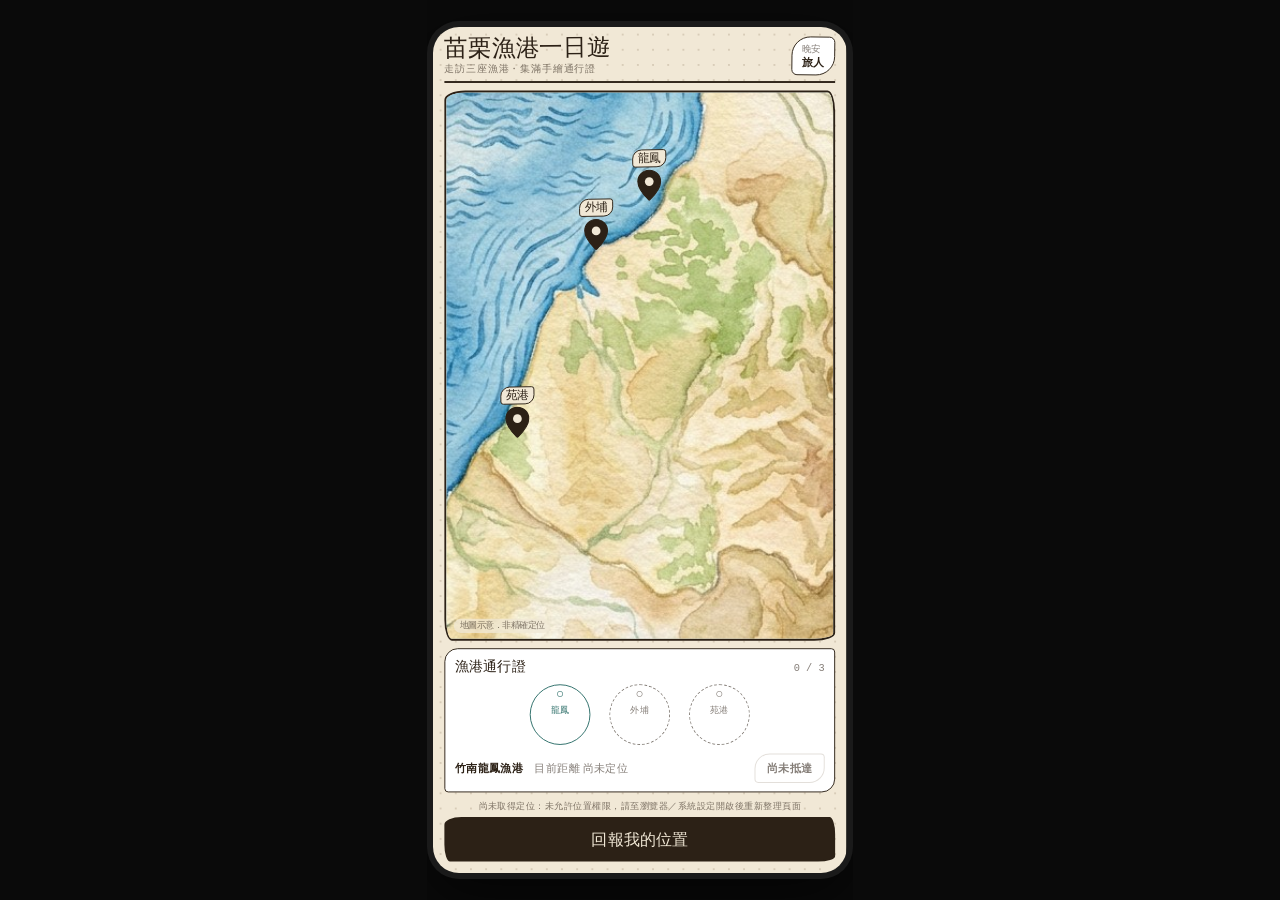
<file: lbsgame/mlhbtrip-desktop.html>
<!DOCTYPE html>
<html lang="zh-TW">
<head>
<meta charset="UTF-8">
<title>苗栗漁港一日遊 - 桌面版</title>
<link rel="icon" href="data:,">
<style>
    html, body {
        margin: 0;
        height: 100%;
        background: #0a0a0a;
        display: flex;
        align-items: center;
        justify-content: center;
        overflow: hidden;
        font-family: "Microsoft JhengHei", "PingFang TC", sans-serif;
    }
    /* 外框：純裝飾用的邊框，跟縮放計算完全分開，不會裁切到內容 */
    #frame-border {
        padding: 6px;
        background: #1a1a1a;
        border-radius: 32px;
        box-shadow: 0 20px 60px rgba(0,0,0,0.6);
    }
    /* 真正裁切內容的容器：大小 = 設計尺寸 × 縮放倍率（由 JS 算出來寫進這裡） */
    #frame-outer {
        position: relative;
        overflow: hidden;
        border-radius: 26px;
        background: #000;
    }
    /* iframe 本身永遠鎖定在設計尺寸 436x892，內部看到的 CSS 像素永遠一致，
       不會因為畫面縮放而擠壓變形，排版永遠正確；縮放交給 transform 處理，
       transform 只是「視覺上」把整個畫面等比例縮小/放大，不影響內部佈局計算。
       跟平台及其他任務用同一組設計尺寸，整個平台的桌機展示外觀一致。 */
    #frame-outer iframe {
        display: block;
        width: 436px;
        height: 892px;
        border: 0;
        transform-origin: top left;
    }
</style>
</head>
<body>
    <div id="frame-border">
        <div id="frame-outer">
            <iframe id="frame-iframe" src="mlhbtrip.html?embedded=1" title="苗栗漁港一日遊"></iframe>
        </div>
    </div>

    <script>
    (function () {
        var DESIGN_W = 436;
        var DESIGN_H = 892;
        var outer = document.getElementById('frame-outer');
        var iframe = document.getElementById('frame-iframe');

        function fit() {
            var availW = window.innerWidth * 0.94;
            var availH = window.innerHeight * 0.94;
            var scale = Math.min(availW / DESIGN_W, availH / DESIGN_H);

            iframe.style.transform = 'scale(' + scale + ')';
            outer.style.width = (DESIGN_W * scale) + 'px';
            outer.style.height = (DESIGN_H * scale) + 'px';
        }

        fit();
        window.addEventListener('resize', fit);

        /* ── 訊息轉發：這一層才是平台用 window.open() 真正開出來的視窗，
           平台的 player_info／ack 訊息只會送到這裡，不會自動穿透進下面
           的 iframe。反過來，iframe 裡的 mlhbtrip.html 送出的 ready／
           complete／score／exit，也要從這裡轉發給平台，不能指望 iframe
           自己直接跟平台對話（iframe 的 window.opener 永遠是 null）。 */
        window.addEventListener('message', function (event) {
            const data = event.data;
            if (!data) return;
            if (data.source === 'culture-platform') {
                iframe.contentWindow.postMessage(data, '*');
            } else if (data.source === 'culture-task' && window.opener) {
                window.opener.postMessage(data, '*');
            }
        });
    })();
    </script>
</body>
</html>
</file>
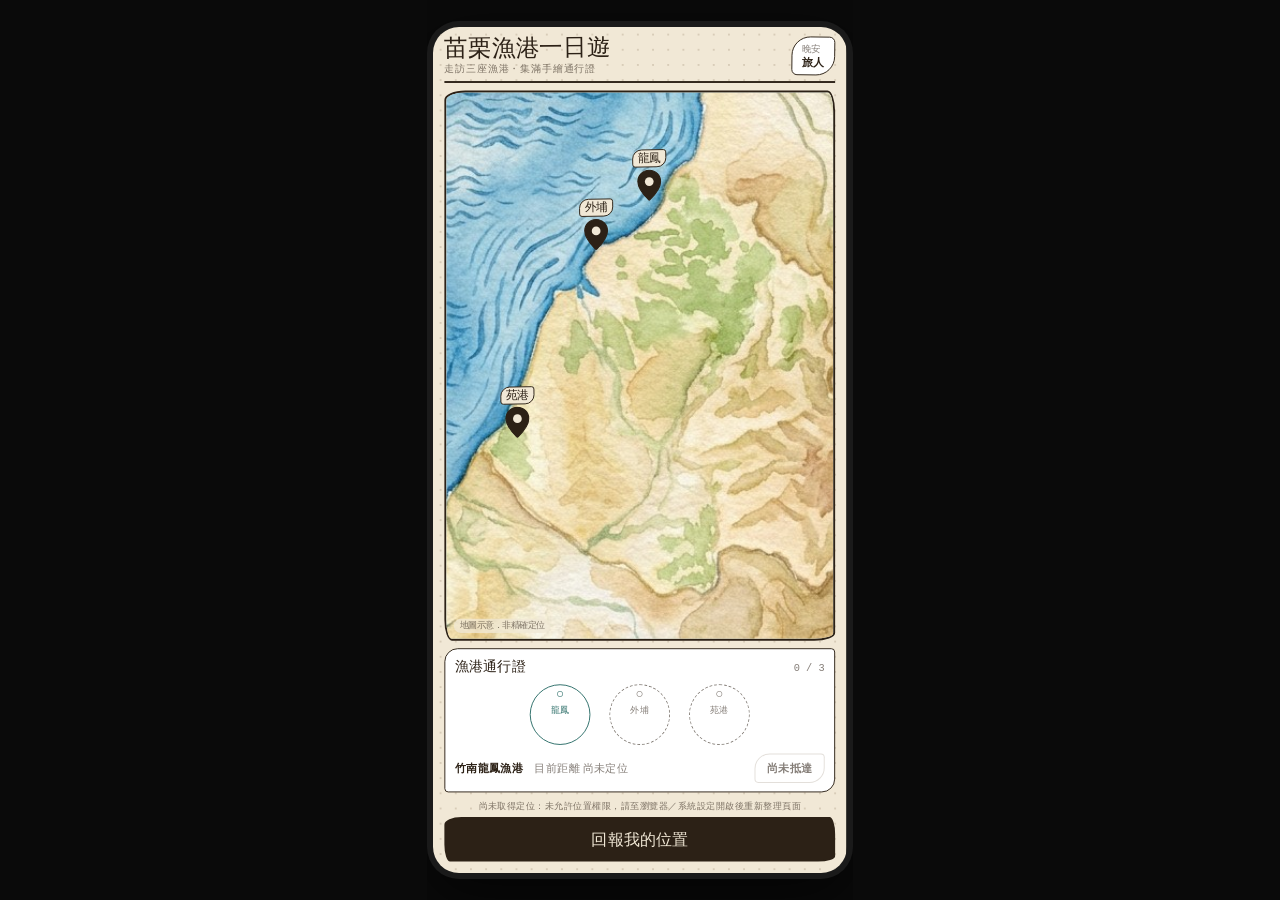
<file: lbsgame/mlhbtrip.html>
<!DOCTYPE html>
<html lang="zh-TW">
<head>
<meta charset="UTF-8">
<meta name="viewport" content="width=device-width, initial-scale=1.0, maximum-scale=1.0, user-scalable=no">
<script src="task-dialogs.js"></script>
<script>
    /* 桌機/寬螢幕自動導向「手機外框」展示版（mlhbtrip-desktop.html），
       手機直接開（寬度 <=700）完全不受影響、不會跳轉。 */
    (function() {
        var params = new URLSearchParams(window.location.search);
        var inIframe = (window.self !== window.top);
        if (window.innerWidth > 700 && !inIframe && !params.has('embedded')) {
            window.location.replace('mlhbtrip-desktop.html');
        }
    })();
</script>
<title>苗栗漁港一日遊</title>
<link rel="icon" type="image/png" href="image/mlhbicon.png">
<link rel="preconnect" href="https://fonts.googleapis.com">
<style>
  :root{
    --paper:#f1e8d6;
    --paper-deep:#e8dcc2;
    --rule:rgba(83,58,26,0.16);
    --ink:#2c2116;
    --ink-soft:rgba(44,33,22,0.58);
    --sea:#2c6e68;
    --sea-soft:rgba(44,110,104,0.14);
    --stamp:#a3402b;
    --stamp-soft:rgba(163,64,43,0.13);
    --brass:#a97a2e;
    --brass-soft:rgba(169,122,46,0.16);
    --mono:'SFMono-Regular',Consolas,'Liberation Mono',Menlo,monospace;
    --hand:'Zhi Mang Xing',cursive;
    --serif:'Noto Serif TC',serif;
  }
  *{box-sizing:border-box; -webkit-touch-callout:none;}
  html,body{height:100%;margin:0;overflow:hidden;}
  .portrait-warning{
    display:none;position:fixed;inset:0;z-index:9999;
    background:rgba(20,20,20,.94);color:#fff;
    flex-direction:column;align-items:center;justify-content:center;
    text-align:center;padding:24px;
  }
  .portrait-warning-icon{font-size:48px;margin-bottom:16px;}
  @media screen and (orientation:landscape){
    .portrait-warning{display:flex;}
  }
  body{
    background:
      radial-gradient(circle, var(--rule) 1px, transparent 1.3px) 0 0/16px 16px,
      var(--paper);
    color:var(--ink);
    font-family:var(--serif);
    display:flex;
    flex-direction:column;
    height:100dvh;
    padding:10px 12px 12px;
    gap:8px;
  }

  /* ---------- header ---------- */
  header{
    flex-shrink:0;
    display:flex;
    align-items:flex-start;
    justify-content:space-between;
    gap:8px;
    border-bottom:2px solid var(--ink);
    padding-bottom:6px;
  }
  .brand{user-select:none;-webkit-tap-highlight-color:transparent;}
  .brand h1{
    margin:0;
    font-family:var(--hand);
    font-size:1.55rem;
    font-weight:400;
    line-height:1;
    transform:rotate(-0.6deg);
  }
  .brand .tag{
    margin:2px 0 0;
    font-size:0.66rem;
    color:var(--ink-soft);
    letter-spacing:0.04em;
  }
  .nick-chip{
    flex-shrink:0;
    display:flex;
    align-items:center;
    gap:6px;
    background:#fff;
    border:1.5px solid var(--ink);
    border-radius:20px 6px 20px 6px;
    padding:5px 10px;
    font-size:0.72rem;
    transform:rotate(0.7deg);
  }
  .nick-chip .greet{color:var(--ink-soft);font-size:0.62rem;display:block;}
  .nick-chip .name{font-weight:700;}

  /* ---------- map panel ---------- */
  .map-wrap{
    flex:1;
    min-height:0;
    position:relative;
    border:2px solid var(--ink);
    border-radius:22px 8px 22px 8px/10px 22px 8px 22px;
    overflow:hidden;
    background:#dfe7dd;
  }
  .map-wrap img{
    position:absolute;
    inset:0;
    width:100%;
    height:100%;
    object-fit:cover;
    object-position:center;
    pointer-events:none;
    user-select:none;
    -webkit-user-drag:none;
  }
  .map-caption{
    position:absolute;left:8px;bottom:6px;
    font-size:0.58rem;
    color:var(--ink-soft);
    background:rgba(241,232,214,0.75);
    padding:1px 6px;
    border-radius:8px;
    pointer-events:none;
  }
  .map-missing{
    position:absolute;inset:0;
    display:flex;align-items:center;justify-content:center;
    text-align:center;padding:20px;
    font-size:0.8rem;color:var(--ink-soft);
  }

  .pin{
    position:absolute;
    transform:translate(-50%,-100%);
    display:flex;
    flex-direction:column;
    align-items:center;
    pointer-events:none;
    transition:filter .2s ease;
  }
  .pin .label{
    font-family:var(--hand);
    font-size:0.78rem;
    background:var(--paper);
    border:1.3px solid var(--ink);
    border-radius:10px 3px 10px 3px;
    padding:0 5px;
    white-space:nowrap;
    margin-bottom:2px;
    transform:rotate(-1deg);
  }
  .pin.in-range svg .pin-body{fill:var(--sea);}
  .pin.unlocked svg .pin-body{fill:var(--brass);}
  .pin.in-range:not(.unlocked){animation:nudge 1.6s ease-in-out infinite;}
  @keyframes nudge{0%,100%{transform:translate(-50%,-100%);}50%{transform:translate(-50%,-104%);}}

  /* ---------- passport strip ---------- */
  .passport{
    flex-shrink:0;
    border:1.6px solid var(--ink);
    border-radius:14px 4px 14px 4px;
    background:#fff;
    padding:8px 10px 9px;
  }
  .passport-head{
    display:flex;justify-content:space-between;align-items:baseline;margin-bottom:6px;
  }
  .passport-head h2{
    margin:0;font-family:var(--hand);font-size:0.95rem;font-weight:400;
  }
  .passport-head .progress{font-family:var(--mono);font-size:0.68rem;color:var(--ink-soft);}
  .stamp-row{display:flex;gap:20px;justify-content:center;padding:2px 4px;}
  .stamp-btn{
    flex:1;
    display:flex;flex-direction:column;align-items:center;gap:3px;
    background:none;
    border:1.4px dashed var(--ink-soft);
    border-radius:50%;
    width:100%;
    aspect-ratio:1/1;
    max-width:64px;
    max-height:64px;
    font-family:var(--hand);
    font-size:0.62rem;
    color:var(--ink-soft);
    padding:2px;
  }
  .stamp-btn.active{border-style:solid;border-color:var(--sea);color:var(--sea);}
  .stamp-btn.got{
    border:none;
    padding:0;
    background:none;
    transform:rotate(-6deg);
  }
  .stamp-btn .mark{font-size:0.9rem;line-height:1;}
  .stamp-img{
    width:100%;
    height:100%;
    border-radius:50%;
    object-fit:cover;
    display:block;
    pointer-events:none;
    user-select:none;
    -webkit-user-drag:none;
  }
  .detail-line{
    margin-top:7px;
    display:flex;
    align-items:center;
    justify-content:space-between;
    gap:8px;
    min-height:30px;
  }
  .detail-text{font-size:0.72rem;line-height:1.4;color:var(--ink-soft);}
  .detail-text b{color:var(--ink);font-weight:700;}
  .detail-text .dist{font-family:var(--mono);}
  .claim-btn{
    flex-shrink:0;
    border:1.6px solid var(--ink);
    border-radius:16px 4px 16px 4px;
    background:var(--sea);
    color:#fff;
    font-family:var(--serif);
    font-weight:700;
    font-size:0.72rem;
    padding:7px 12px;
    cursor:pointer;
  }
  .claim-btn:disabled{background:#fff;color:var(--ink-soft);border-color:var(--rule);cursor:not-allowed;}

  /* ---------- bottom bar ---------- */
  .bottom-bar{flex-shrink:0;display:flex;flex-direction:column;gap:4px;}
  .gps-status{font-family:var(--mono);font-size:0.62rem;color:var(--ink-soft);text-align:center;min-height:14px;}
  .locate-btn{
    border:2px solid var(--ink);
    border-radius:18px 6px 18px 6px/8px 18px 6px 18px;
    background:var(--ink);
    color:var(--paper);
    font-family:var(--hand);
    font-size:1.05rem;
    padding:10px;
    cursor:pointer;
    width:100%;
  }
  .locate-btn:active{transform:translateY(1px);}

  /* ---------- generic full-screen sheet ---------- */
  .sheet{
    position:fixed;inset:0;
    background:rgba(30,22,14,0.55);
    display:none;
    align-items:center;justify-content:center;
    z-index:5000;
    padding:22px;
  }
  .sheet.show{display:flex;}
  .sheet-card{
    background:var(--paper);
    border:2px solid var(--ink);
    border-radius:18px 6px 18px 6px;
    padding:18px 16px 16px;
    width:100%;
    max-width:340px;
    max-height:88vh;
    overflow-y:auto;
    position:relative;
  }
  .sheet-card h3{
    font-family:var(--hand);font-size:1.25rem;font-weight:400;margin:0 0 4px;
  }
  .sheet-card p{font-size:0.76rem;color:var(--ink-soft);line-height:1.5;margin:0 0 10px;}
  .sheet-close{
    position:absolute;top:10px;right:10px;
    border:1.4px solid var(--ink);border-radius:50%;
    width:26px;height:26px;background:#fff;font-size:0.8rem;cursor:pointer;line-height:1;
  }
  .sheet-input{
    width:100%;border:1.4px solid var(--ink);border-radius:10px 3px 10px 3px;
    padding:9px 10px;font-family:var(--serif);font-size:0.85rem;margin-bottom:10px;background:#fff;
  }
  .sheet-primary{
    width:100%;border:1.6px solid var(--ink);border-radius:14px 4px 14px 4px;
    background:var(--sea);color:#fff;font-family:var(--hand);font-size:1rem;padding:9px;cursor:pointer;
  }
  .admin-row{display:flex;gap:6px;flex-wrap:wrap;margin-bottom:8px;}
  .admin-row button{
    flex:1;min-width:110px;
    border:1.3px solid var(--ink);border-radius:10px 3px 10px 3px;
    background:#fff;font-size:0.7rem;padding:7px 6px;cursor:pointer;font-family:var(--serif);
  }
  .admin-row button.danger{border-color:var(--stamp);color:var(--stamp);}
  .admin-sub{font-size:0.64rem;text-transform:uppercase;letter-spacing:0.06em;color:var(--ink-soft);margin:10px 0 5px;}
  .debug-pre{
    font-family:var(--mono);font-size:0.6rem;background:#fff;border:1.2px solid var(--rule);
    border-radius:8px;padding:8px;white-space:pre-wrap;word-break:break-all;max-height:110px;overflow-y:auto;color:var(--ink-soft);
  }
  .stamp-big-row{
    display:flex;justify-content:center;align-items:center;gap:16px;margin:8px auto 14px;
  }
  .stamp-big-row img{
    width:76px;height:76px;border-radius:50%;object-fit:cover;
    box-shadow:0 0 0 1px var(--rule);
  }
  .stamp-big-row img:nth-child(1){transform:rotate(-6deg);}
  .stamp-big-row img:nth-child(2){transform:rotate(3deg);}
  .stamp-big-row img:nth-child(3){transform:rotate(-3deg);}

  /* ---------- stamp claim effect ---------- */
  .stamp-fx{
    position:fixed;inset:0;
    display:flex;align-items:center;justify-content:center;
    pointer-events:none;
    z-index:7000;
    opacity:0;
    background:rgba(30,22,14,0);
  }
  .stamp-fx.show{ animation:stampFxBg .95s ease forwards; }
  .stamp-fx img{
    width:150px;height:150px;border-radius:50%;
    box-shadow:0 14px 34px rgba(20,14,8,0.4);
    opacity:0;
  }
  .stamp-fx.show img{ animation:stampFxImg .95s cubic-bezier(.22,1.6,.4,1) forwards; }
  @keyframes stampFxBg{
    0%{opacity:0;background:rgba(30,22,14,0);}
    12%{opacity:1;background:rgba(30,22,14,0.28);}
    70%{opacity:1;background:rgba(30,22,14,0.28);}
    100%{opacity:0;background:rgba(30,22,14,0);}
  }
  @keyframes stampFxImg{
    0%{transform:scale(3.4) rotate(-30deg);opacity:0;}
    30%{transform:scale(0.86) rotate(9deg);opacity:1;}
    45%{transform:scale(1.1) rotate(-5deg);}
    60%{transform:scale(0.96) rotate(2deg);}
    100%{transform:scale(1) rotate(-4deg);opacity:1;}
  }
  .stamp-btn.stamp-pop{ animation:stampPop .5s cubic-bezier(.22,1.6,.4,1); }
  @keyframes stampPop{
    0%{transform:rotate(-6deg) scale(0.4);}
    55%{transform:rotate(-6deg) scale(1.18);}
    100%{transform:rotate(-6deg) scale(1);}
  }

  .toast{
    position:fixed;bottom:20px;left:50%;transform:translateX(-50%) translateY(6px);
    background:var(--ink);color:var(--paper);
    padding:10px 18px;border-radius:16px 4px 16px 4px;
    font-family:var(--hand);font-size:0.95rem;
    opacity:0;pointer-events:none;transition:opacity .25s ease, transform .25s ease;
    z-index:6000;
    max-width:80vw;text-align:center;
  }
  .toast.show{opacity:1;transform:translateX(-50%) translateY(0);}

  button:focus-visible, .stamp-btn:focus-visible, .nick-chip:focus-visible{
    outline:2.5px solid var(--sea);outline-offset:2px;
  }
</style>
</head>
<body>

<div id="portrait-warning" class="portrait-warning">
  <div class="portrait-warning-icon">📱↻</div>
  <h2>請將手機轉為直式</h2>
  <p>本頁面專為直式螢幕設計，以提供最佳體驗。</p>
</div>

<header>
  <div class="brand" id="brand-trigger">
    <h1>苗栗漁港一日遊</h1>
    <p class="tag">走訪三座漁港・集滿手繪通行證</p>
  </div>
  <div class="nick-chip" id="nick-chip">
    <span>
      <span class="greet" id="greet-text">哈囉</span>
      <span class="name" id="nick-name">旅人</span>
    </span>
  </div>
</header>

<div class="map-wrap">
  <img fetchpriority="high" id="map-img" src="image/mlcmap.jpg" alt="苗栗海岸手繪地圖" onerror="this.replaceWith(Object.assign(document.createElement('div'),{className:'map-missing',textContent:'找不到 mlcmap.jpg，請確認地圖圖片和這個 HTML 檔案放在同一個資料夾'}))">
  <div id="pin-layer"></div>
  <div class="map-caption">地圖示意．非精確定位</div>
</div>

<div class="passport">
  <div class="passport-head">
    <h2>漁港通行證</h2>
    <span class="progress" id="progress-text">0 / 3</span>
  </div>
  <div class="stamp-row" id="stamp-row"></div>
  <div class="detail-line">
    <div class="detail-text" id="detail-text">點選上方港口查看狀態</div>
    <button class="claim-btn" id="claim-btn" disabled>領取通行證</button>
  </div>
</div>

<div class="bottom-bar">
  <div class="gps-status" id="gps-status">正在準備定位…</div>
  <button class="locate-btn" id="locate-btn">回報我的位置</button>
</div>

<!-- 集滿慶祝 -->
<div class="sheet" id="celebrate-sheet">
  <div class="sheet-card">
    <button class="sheet-close" data-close="celebrate-sheet">✕</button>
    <div class="stamp-big-row">
      <img src="image/lfhb.jpg" alt="竹南龍鳳漁港通行證">
      <img src="image/wphb.jpg" alt="後龍外埔漁港通行證">
      <img src="image/yghb.jpg" alt="苑港觀光漁港通行證">
    </div>
    <h3 style="text-align:center;">三港通行證集滿了！</h3>
    <p style="text-align:center;">你已走訪竹南龍鳳、後龍外埔、苑港三座漁港，收藏完整的手繪通行證。</p>
  </div>
</div>

<!-- 隱藏管理員畫面 -->
<div class="sheet" id="admin-sheet">
  <div class="sheet-card">
    <button class="sheet-close" data-close="admin-sheet">✕</button>
    <h3>管理員測試模式</h3>
    <p>用來模擬 GPS 位置、測試通行證解鎖，不會出現在一般畫面上。</p>

    <div class="admin-sub">快速模擬到達</div>
    <div class="admin-row" id="admin-sim-row"></div>
    <div class="admin-row">
      <button id="admin-real">改回真實定位</button>
    </div>

    <div class="admin-sub">資料管理</div>
    <div class="admin-row">
      <button class="danger" id="admin-clear-pass">清除全部通行證</button>
    </div>

    <div class="admin-sub">目前儲存內容</div>
    <pre class="debug-pre" id="admin-debug">{}</pre>
  </div>
</div>

<div class="stamp-fx" id="stamp-fx"><img id="stamp-fx-img" src="" alt=""></div>
<div class="toast" id="toast"></div>

<script>
var HARBORS = [
  { id:'longfeng', short:'龍鳳', name:'竹南龍鳳漁港', lat:24.700333333333, lng:120.859083333333, stamp:'image/lfhb.jpg' },
  { id:'waipu',    short:'外埔', name:'後龍外埔漁港', lat:24.651388888889, lng:120.774444444444, stamp:'image/wphb.jpg' },
  { id:'yuangang', short:'苑港', name:'苑港觀光漁港', lat:24.459111111111, lng:120.64725, stamp:'image/yghb.jpg' }
];

// 手繪地圖上三個漁港圖釘的位置（相對圖片寬高的百分比），由標定工具產生
var PIN_POSITIONS = {
  longfeng: { xPct: 52.56, yPct: 20.01 }, // 竹南龍鳳漁港
  waipu: { xPct: 38.72, yPct: 29.05 }, // 後龍外埔漁港
  yuangang: { xPct: 18.27, yPct: 63.44 } // 苑港觀光漁港
};

var UNLOCK_RADIUS_M = 1500; // 解鎖半徑（公尺）
var KEY_PASSES = 'miaoliHarborPasses';
var TASK_ID = 'mlhbtrip'; // 對應 data/tasks.json 的任務 id

var currentPos = null;
var selectedId = HARBORS[0].id;
var isSimulated = false;
var justClaimedId = null;
var platformNickname = null; // 從平台收到 player_info 後才會有值，收到前顯示「旅人」

var el = {
  pinLayer: document.getElementById('pin-layer'),
  stampRow: document.getElementById('stamp-row'),
  progressText: document.getElementById('progress-text'),
  detailText: document.getElementById('detail-text'),
  claimBtn: document.getElementById('claim-btn'),
  gpsStatus: document.getElementById('gps-status'),
  locateBtn: document.getElementById('locate-btn'),
  toast: document.getElementById('toast'),
  nickChip: document.getElementById('nick-chip'),
  nickName: document.getElementById('nick-name'),
  greetText: document.getElementById('greet-text'),
  celebrateSheet: document.getElementById('celebrate-sheet'),
  stampFx: document.getElementById('stamp-fx'),
  stampFxImg: document.getElementById('stamp-fx-img'),
  adminSheet: document.getElementById('admin-sheet'),
  adminSimRow: document.getElementById('admin-sim-row'),
  adminDebug: document.getElementById('admin-debug'),
  brandTrigger: document.getElementById('brand-trigger'),
  mapWrap: document.querySelector('.map-wrap')
};

/* ---------- 平台通訊（對應「任務頁面通訊介面規格.md」） ---------- */
// 每座漁港的通行證對應一個平台端的 certificateId，命名規則：TASK_ID + '_' + 漁港id
function certIdFor(harborId){ return TASK_ID + '_' + harborId; }

// 送訊息給平台。不預先假設平台網址，targetOrigin 用 '*'：這個訊息本身不含任何敏感資料，
// 頁面若不是被平台開啟（例如直接用瀏覽器打開測試），會靜默略過。
//
// ⚠️ 桌機/寬螢幕模式下，這個頁面是被 mlhbtrip-desktop.html 用 <iframe> 包起來執行的，
// iframe 裡的 window.opener 永遠是 null。就算改成摸 window.top.opener 直接送，也會因為
// postMessage 的 event.source 永遠是「實際執行這行程式碼的視窗」（也就是 iframe 自己），
// 跟平台記錄的視窗物件對不上而被忽略（6htw 實測踩過這個坑）。正確做法：iframe 只送給
// 自己的上一層（window.parent），由 mlhbtrip-desktop.html 自己執行 postMessage 轉發給
// 平台；沒有套桌機外框時 window.parent 就是 window 自己，效果等同直接送給 window.opener。
function sendToPlatform(type, payload){
  const target = (window.self !== window.top) ? window.parent : window.opener;
  if(!target) return;
  target.postMessage({
    source: 'culture-task',
    version: 1,
    taskId: TASK_ID,
    type: type,
    payload: payload || {}
  }, '*');
}

// 送 exit 訊息 + 關閉分頁的共用做法：postMessage 是非同步的，如果送完立刻同步呼叫
// close()，桌機外框模式下這則 exit 訊息還要多轉一手（iframe → window.parent →
// 轉發給平台），視窗有可能在轉發完成前就被關掉，導致平台收到訊息時記錄已經被判定
// 失效、或訊息根本沒轉發成功就消失了（其他任務實測遇過「exit 訊息但查無記錄」的警告）。
// 延遲一小段時間再關閉，確保訊息有時間走完整趟轉發。
function exitAndClosePlatform(){
  sendToPlatform('exit', {});
  // 在平台的任務視窗裡（被嵌在框架中、但不是自己的桌機外框 ?embedded=1）：平台收到 exit 會自己收掉任務視窗，這裡不能去關上層視窗（那是平台本身）
  if (window.self !== window.top && new URLSearchParams(location.search).get('embedded') !== '1') return;
  setTimeout(function(){ (window.top || window).close(); }, 150);
}

// ── 攔截瀏覽器「上一頁」（含手機滑動返回手勢）：不要讓它直接把分頁導覽走 ──
// 原理：先塞一筆假的瀏覽紀錄，使用者按上一頁時只會觸發 popstate（不會真的離開），
// 這時候把假紀錄補回去、跳確認視窗；確定要走才真的送 exit + 關閉分頁。
if (window.history && window.history.pushState) {
  history.pushState(null, '', location.href);
  window.addEventListener('popstate', async function () {
    history.pushState(null, '', location.href);
    if (!(await taskConfirm('確定要返回平台嗎？這局進度不會被保留。'))) return;
    exitAndClosePlatform();
  });
}

// ── 防止長按跳出系統右鍵/選單 ──
document.addEventListener('contextmenu', function (e) { e.preventDefault(); });

// 收平台送來的訊息：ready 之後回傳的 player_info，帶玩家暱稱與已擁有的證書清單
window.addEventListener('message', function(event){
  var msg = event.data;
  if(!msg || msg.source !== 'culture-platform') return;

  if(msg.type === 'player_info'){
    platformNickname = (msg.payload && msg.payload.nickname) || null;
    // 用平台這個帳號「當下實際擁有」的證書清單覆寫本地通行證狀態（不是合併）：
    // localStorage 不分帳號，同一支手機瀏覽器換帳號測試會共用同一份資料，
    // 若只用本地資料判斷已領取，會把別的帳號領過的通行證也顯示出來，所以每次都要用平台資料校正。
    syncPassesFromPlatform((msg.payload && msg.payload.certificates) || []);
    renderNick();
    renderAll();
  }
  // ack（回應 complete）：通行證本來是就地判斷 isNew 就顯示領取效果，不等平台回應，
  // 但如果平台明確拒絕了這筆（result.rejectedReason 有值，且我們要的這枚證書不在
  // certificatesAwarded 裡），代表剛剛樂觀顯示的「已領取」其實是假的，要復原掉。
  // 注意：certificatesAwarded 只列「這次新發放」的，已經擁有過的證書重送一次
  // （例如剛好卡到瞬間網路問題後玩家自己重新整理重試）不會在裡面，但那種情況
  // result.rejectedReason 也不會有值，不會被這裡誤判成失敗、誤復原。
  if(msg.type === 'ack' && msg.forType === 'complete'){
    var result = msg.result || {};
    var awarded = result.certificatesAwarded || [];
    Object.keys(pendingCertClaims).forEach(function(certId){
      if(result.rejectedReason && awarded.indexOf(certId) === -1){
        var harborId = pendingCertClaims[certId];
        var h = HARBORS.filter(function(x){return x.id===harborId;})[0];
        revokePass(harborId);
        showToast('⚠️「'+(h?h.name:harborId)+'」通行證領取失敗，請稍後重試');
      }
      delete pendingCertClaims[certId];
    });
    renderAll();
  }
});

/* ---------- storage ---------- */
function loadPasses(){
  try{ return JSON.parse(localStorage.getItem(KEY_PASSES)) || {}; }catch(e){ return {}; }
}
function savePasses(d){ localStorage.setItem(KEY_PASSES, JSON.stringify(d)); }
function hasPass(id){ return !!loadPasses()[id]; }
function grantPass(id){
  var d = loadPasses();
  if(d[id]) return false;
  d[id] = { at: new Date().toISOString() };
  savePasses(d);
  return true;
}
function passCount(){ return Object.keys(loadPasses()).length; }

// 用平台的 certificates 清單重建本地通行證狀態：平台有的才算已領取，平台沒有的一律視為未領取。
// 領取時間（at）若本地剛好還留著同一枚的舊紀錄就沿用，沒有就不補造假時間（顯示會是空字串，見 renderDetail）。
function syncPassesFromPlatform(certificates){
  var prev = loadPasses();
  var synced = {};
  HARBORS.forEach(function(h){
    if(certificates.indexOf(certIdFor(h.id)) !== -1){
      synced[h.id] = prev[h.id] || { at: null };
    }
  });
  savePasses(synced);
}

/* ---------- geo ---------- */
function distanceMeters(lat1,lng1,lat2,lng2){
  var R=6371000, toRad=function(d){return d*Math.PI/180;};
  var dLat=toRad(lat2-lat1), dLng=toRad(lng2-lng1);
  var a=Math.sin(dLat/2)*Math.sin(dLat/2)+Math.cos(toRad(lat1))*Math.cos(toRad(lat2))*Math.sin(dLng/2)*Math.sin(dLng/2);
  return R*2*Math.atan2(Math.sqrt(a), Math.sqrt(1-a));
}
function formatDist(m){ return m<1000 ? Math.round(m)+' 公尺' : (m/1000).toFixed(2)+' 公里'; }

/* ---------- toast ---------- */
function showToast(msg){
  el.toast.textContent = msg;
  el.toast.classList.add('show');
  clearTimeout(showToast._t);
  showToast._t = setTimeout(function(){ el.toast.classList.remove('show'); }, 2300);
}

/* ---------- stamp claim effect ---------- */
function playStampFx(h){
  el.stampFxImg.src = h.stamp;
  el.stampFxImg.alt = h.name+'通行證圖章';
  el.stampFx.classList.remove('show');
  void el.stampFx.offsetWidth; // restart animation if triggered again quickly
  el.stampFx.classList.add('show');
  clearTimeout(playStampFx._t);
  playStampFx._t = setTimeout(function(){ el.stampFx.classList.remove('show'); }, 950);
  if(navigator.vibrate){ navigator.vibrate([18,40,26]); }
}

/* ---------- render ---------- */
var PIN_SVG = '<svg width="26" height="34" viewBox="0 0 26 34">'+
  '<path class="pin-body" d="M13 1C6 1 1 6.6 1 12.8c0 8.3 10.4 18.4 11.4 19.4.3.3.9.3 1.2 0C14.6 31.2 25 21.1 25 12.8 25 6.6 20 1 13 1Z" fill="#2c2116" stroke="#2c2116" stroke-width="1.2"/>'+
  '<circle cx="13" cy="13" r="4.6" fill="#f1e8d6"/></svg>';

function renderPins(){
  el.pinLayer.innerHTML = '';
  HARBORS.forEach(function(h){
    var pos = PIN_POSITIONS[h.id];
    if(!pos) return;
    var wrap = document.createElement('div');
    var unlocked = hasPass(h.id);
    var dist = currentPos ? distanceMeters(currentPos.lat,currentPos.lng,h.lat,h.lng) : null;
    var inRange = dist!==null && dist<=UNLOCK_RADIUS_M;
    wrap.className = 'pin' + (unlocked?' unlocked':(inRange?' in-range':''));
    wrap.style.left = pos.xPct + '%';
    wrap.style.top = pos.yPct + '%';
    wrap.innerHTML = '<span class="label">'+h.short+'</span>' + PIN_SVG;
    el.pinLayer.appendChild(wrap);
  });
}

function renderStampRow(){
  el.stampRow.innerHTML = '';
  HARBORS.forEach(function(h){
    var unlocked = hasPass(h.id);
    var btn = document.createElement('button');
    btn.className = 'stamp-btn' + (unlocked?' got':'') + (h.id===selectedId?' active':'') + (h.id===justClaimedId?' stamp-pop':'');
    btn.innerHTML = unlocked
      ? '<img class="stamp-img" src="'+h.stamp+'" alt="'+h.name+'通行證圖章" onerror="this.replaceWith(Object.assign(document.createElement(\'span\'),{className:\'mark\',textContent:\'印\'}))">'
      : '<span class="mark">○</span><span>'+h.short+'</span>';
    btn.addEventListener('click', function(){ selectedId = h.id; renderAll(); });
    el.stampRow.appendChild(btn);
  });
  el.progressText.textContent = passCount()+' / '+HARBORS.length;
  justClaimedId = null;
}

function renderDetail(){
  var h = HARBORS.filter(function(x){return x.id===selectedId;})[0];
  var unlocked = hasPass(h.id);
  var dist = currentPos ? distanceMeters(currentPos.lat,currentPos.lng,h.lat,h.lng) : null;
  var inRange = dist!==null && dist<=UNLOCK_RADIUS_M;

  var distStr = dist!==null ? '<span class="dist">'+formatDist(dist)+'</span>' : '尚未定位';
  if(unlocked){
    var d = loadPasses()[h.id];
    var dateStr = d && d.at ? new Date(d.at).toLocaleDateString('zh-TW') : '';
    el.detailText.innerHTML = '<b>'+h.name+'</b>　通行證已於 '+dateStr+' 領取';
    el.claimBtn.textContent = '已領取';
    el.claimBtn.disabled = true;
  } else if(inRange){
    el.detailText.innerHTML = '<b>'+h.name+'</b>　'+distStr+'．在範圍內，可以領取了';
    el.claimBtn.textContent = '領取通行證';
    el.claimBtn.disabled = false;
  } else {
    el.detailText.innerHTML = '<b>'+h.name+'</b>　目前距離 '+distStr;
    el.claimBtn.textContent = '尚未抵達';
    el.claimBtn.disabled = true;
  }
}

function renderNick(){
  el.nickName.textContent = platformNickname || '旅人';
  var hour = new Date().getHours();
  el.greetText.textContent = hour<11 ? '早安' : (hour<18 ? '午安' : '晚安');
}

function renderAll(){
  renderPins();
  renderStampRow();
  renderDetail();
}

/* ---------- claim ---------- */
// 樂觀更新：點下去立刻顯示「已領取」給玩家即時回饋，同時記下這筆請求，
// 等平台的 ack 回來——如果平台明確拒絕了（例如剛好卡到當日次數上限），
// 才把這個假的「已領取」復原掉，不會讓玩家看著一個其實沒有真的存進去的畫面
// 卻毫無察覺（下次重新整理雖然 syncPassesFromPlatform 也會校正回來，
// 但在那之前這段期間畫面是錯的）。
var pendingCertClaims = {}; // certId -> harborId

el.claimBtn.addEventListener('click', function(){
  var h = HARBORS.filter(function(x){return x.id===selectedId;})[0];
  var isNew = grantPass(h.id);
  if(isNew){
    playStampFx(h);
    justClaimedId = h.id;
    showToast('已領取「'+h.name+'」通行證');
    var certId = certIdFor(h.id);
    pendingCertClaims[certId] = h.id;
    sendToPlatform('complete', { certificateIds: [certId] }); // 每集到一張，就上傳那一張
    if(passCount()===HARBORS.length){
      setTimeout(function(){ openSheet(el.celebrateSheet); }, 1400);
    }
  }
  renderAll();
});

function revokePass(id){
  var d = loadPasses();
  delete d[id];
  savePasses(d);
}

/* ---------- locate ---------- */
// 只在頁面載入時呼叫一次 watchPosition：整個瀏覽階段只會跳出一次權限請求，
// 之後瀏覽器會持續在背景回報位置更新，按鈕只是讀取最新結果，不會再觸發任何
// 需要權限的 API 呼叫，因此不會重複跳出詢問視窗。
var watchId = null;
var lastFixAt = null;

function startWatch(){
  if(!navigator.geolocation){
    el.gpsStatus.textContent = '此瀏覽器不支援定位功能';
    return;
  }
  el.gpsStatus.textContent = '正在請求定位權限…';
  watchId = navigator.geolocation.watchPosition(function(pos){
    currentPos = { lat: pos.coords.latitude, lng: pos.coords.longitude };
    lastFixAt = new Date();
    if(!isSimulated){
      el.gpsStatus.textContent = '已定位（誤差 ±'+Math.round(pos.coords.accuracy)+' 公尺）・'+lastFixAt.toLocaleTimeString('zh-TW');
      renderAll();
    }
  }, function(err){
    if(isSimulated) return;
    var msg = '尚未取得定位：';
    if(err.code===1) msg += '未允許位置權限，請至瀏覽器／系統設定開啟後重新整理頁面';
    else if(err.code===2) msg += '目前無法取得位置';
    else if(err.code===3) msg += '定位逾時，稍後會自動再試';
    else msg += err.message;
    el.gpsStatus.textContent = msg;
  }, { enableHighAccuracy:true, timeout:15000, maximumAge:5000 });
}

el.locateBtn.addEventListener('click', function(){
  if(isSimulated){
    el.gpsStatus.textContent = '目前使用管理員模擬座標，回到真實定位請至管理畫面';
    renderAll();
    return;
  }
  if(!currentPos){
    el.gpsStatus.textContent = '仍在等待定位結果，請稍候…';
    return;
  }
  el.gpsStatus.textContent = '位置已更新・'+(lastFixAt ? lastFixAt.toLocaleTimeString('zh-TW') : '');
  renderAll();
});

/* ---------- sheets ---------- */
function openSheet(s){ s.classList.add('show'); }
function closeSheet(s){ s.classList.remove('show'); }
document.querySelectorAll('[data-close]').forEach(function(b){
  b.addEventListener('click', function(){ closeSheet(document.getElementById(b.getAttribute('data-close'))); });
});

/* ---------- admin (hidden) ---------- */
var tapTimes = [];
el.brandTrigger.addEventListener('click', function(){
  var now = Date.now();
  tapTimes.push(now);
  tapTimes = tapTimes.filter(function(t){ return now - t < 2200; });
  if(tapTimes.length >= 5){
    tapTimes = [];
    refreshAdminDebug();
    openSheet(el.adminSheet);
  }
});

HARBORS.forEach(function(h){
  var b = document.createElement('button');
  b.textContent = '模擬在'+h.short;
  b.addEventListener('click', function(){
    currentPos = { lat:h.lat, lng:h.lng };
    isSimulated = true;
    el.gpsStatus.textContent = '模擬定位：'+h.name;
    renderAll();
    refreshAdminDebug();
  });
  el.adminSimRow.appendChild(b);
});

document.getElementById('admin-real').addEventListener('click', function(){
  isSimulated = false;
  el.gpsStatus.textContent = lastFixAt ? ('已切回真實定位・'+lastFixAt.toLocaleTimeString('zh-TW')) : '已切回真實定位模式，背景持續追蹤中…';
  renderAll();
  refreshAdminDebug();
});
document.getElementById('admin-clear-pass').addEventListener('click', function(){
  localStorage.removeItem(KEY_PASSES);
  showToast('已清除全部通行證');
  renderAll();
  refreshAdminDebug();
});
function refreshAdminDebug(){
  el.adminDebug.textContent = JSON.stringify({
    passes: loadPasses(),
    platformNickname: platformNickname,
    currentPos: currentPos,
    isSimulated: isSimulated
  }, null, 1);
}

window.addEventListener('resize', renderPins);

sendToPlatform('ready', {}); // 通知平台頁面已就緒，平台會回傳 player_info（含暱稱）
renderNick(); // 先顯示預設值「旅人」，等 player_info 回來後會再更新一次
renderAll();
startWatch(); // 一開始就要求定位權限並開始背景追蹤，之後按按鈕不會再重複跳出詢問
</script>
</body>
</html>
</file>
<file: 6htw/style.css>
html {
    height: 100%;
    background: #000;
}
/* 禁用長按彈出瀏覽器選單與文字選取（全手機遊戲通用設定） */
* {
    -webkit-touch-callout: none;
    -webkit-user-select: none;
    user-select: none;
    -webkit-tap-highlight-color: transparent;
}
/* 輸入欄位恢復正常（若未來有表單） */
input, textarea {
    -webkit-user-select: text;
    user-select: text;
}
/* CSS 變數：--p 目前保留未使用；--ai1/--ai2/--ai3 是三個 AI 角色的識別色，
   給 .avatar-img 的 border-color 用（AI1 紅／AI2 綠／AI3 紫），
   輪到誰的高亮效果（aiPulseGlow）也是用這三個顏色。 */
:root { --p: #1976D2; --ai1: #FF7A00; --ai2: #00E676; --ai3: #D500F9; }
/* 效能／耗電優化：App 切到背景（見 perf.js）時，暫停所有 CSS
   infinite 動畫（呼吸光暈、箭頭閃爍、自動翻牌等），避免背景空跑。 */
body.app-bg-paused,
body.app-bg-paused * {
    animation-play-state: paused !important;
}
/* 等待鎖定遮罩：透明但攔截所有觸控 */
#ui-lock {
    display: none;
    position: fixed;
    inset: 0;
    z-index: 9000;
    background: transparent;
    pointer-events: all;
}
/* App 主體。height 寫兩次是刻意的漸進增強：不支援 100dvh 的舊瀏覽器
   會停在 100vh；支援的手機瀏覽器則用 100dvh（動態視窗高度，網址列
   收合/展開時高度會跟著變，不會被網址列擋住或留白）。
   ⚠️ 原本這裡有 transform: translateZ(0) 強制把 body 提升成獨立合成層，
   已移除：那是永久性的提示，會讓 GPU 一直維持整頁尺寸的常駐圖層待命、
   無法降到低功耗狀態（手機發燙、耗電的主因之一），而 body 本身平常
   根本沒有動畫。#ocean-bg-video 自己已經是獨立圖層，不需要靠 body 隔離。 */
body {
    font-family: "Microsoft JhengHei", sans-serif;
    margin: 0;
    display: flex;
    flex-direction: column;
    height: 100vh;
    height: 100dvh;
    overflow: hidden;
    background: transparent;
}

/* 背景海洋影片（見 main.js applyPowerSaveMode()／省電模式）：
   z-index:-1 墊在最底層，object-fit:cover 滿版鋪滿不變形。
   translateZ(0) + will-change + backface-visibility + contain 這一組
   是刻意疊加的「強制獨立 GPU 合成層」寫法，讓影片解碼/合成跟其他
   DOM 動畫分開處理，避免互相觸發對方重繪；contain:layout paint size
   額外告訴瀏覽器這個元素的版面不會影響外部，可以進一步縮小重繪範圍。
   這是目前全場最耗電的效果來源，省電模式開啟時會完全不播放（見 main.js）。 */
#ocean-bg-video {
    position: fixed;
    inset: 0;
    width: 100vw;
    height: 100dvh;
    object-fit: cover;
    z-index: -1;
    pointer-events: none;
    transform: translateZ(0);
    will-change: transform;
    backface-visibility: hidden;
    -webkit-backface-visibility: hidden;
    contain: layout paint size;
}
/* 讓 body 底下的所有東西預設先消失（影片排除，避免 opacity transition 打斷 GPU 合成） */
body > *:not(#welcome-screen):not(#intro-screen):not(#collection-modal):not(#collection-zoom-overlay):not(#ocean-bg-video):not(#leaderboard-overlay) {
    visibility: hidden;
    opacity: 0;
}

/* 當遊戲開始，給 body 加一個類別，讓內容顯現 */
body.game-started > *:not(#welcome-screen):not(#intro-screen):not(#collection-modal):not(#collection-zoom-overlay):not(#ocean-bg-video):not(#leaderboard-overlay) {
    visibility: visible;
    opacity: 1;
    transition: opacity 1s ease;
}

/* 開場歡迎頁（實際 DOM 內容由 welcome-screen.js 動態注入），
   蓋滿全螢幕、淡入顯示，z-index 1000 蓋過遊戲主畫面。 */
#welcome-screen {
    position: absolute;
    top: 0;
    left: 0;
    width: 100%;
    height: 100%;
    z-index: 1000;
    display: flex;
    justify-content: center;
    align-items: center;

    /* 初始透明度為 0，載入完成後淡入 */
    opacity: 0;
    animation: welcomeFadeIn 1.5s ease-in-out forwards;

    /* 離開時（加上 .fade-out／.hidden）用這個 transition 淡出 */
    transition: opacity 1.2s ease-in-out, visibility 1.2s;
}

/* 淡入動畫本體 */
@keyframes welcomeFadeIn {
    from { opacity: 0; }
    to { opacity: 1; }
}

/* 點擊「開始遊戲」按鈕後套用，畫面淡出 */
#welcome-screen.fade-out {
    opacity: 0;
    visibility: hidden;
}
/* 淡出動畫播完之後最終停留的狀態；用 visibility（而非直接 display:none）
   是為了保留上面的 transition 效果，同時徹底擋掉點擊事件 */
#welcome-screen.hidden {
    opacity: 0;
    visibility: hidden; /* 使用 visibility 讓它在動畫完後不干涉點擊，且能保有過渡效果 */
    pointer-events: none; /* 確保徹底無法被點擊 */
}

/* 標題列：內容其實是空的（文字色=透明），純粹當作一個
   z-index 錨點/佔位，不接收點擊（pointer-events:none）。
   實際可見的標題文字是 index.html 裡 img 版的 LOGO，不是這個 #header。
   padding/font-size 原本另外被一段沒包 @media 的重複宣告無條件覆寫
   （padding: 0→10px），已經合併回這裡，畫面效果跟合併前一致。 */
#header {
    background: transparent;
    color: transparent;
    padding: 10px;
    height: 0;
    overflow: visible;
    position: relative;
    z-index: 50;
    pointer-events: none;
    font-size: 1.3rem;
}

/* 歷史紀錄按鈕 */ 
/* 出牌記錄按鈕的外觀已整合進上方 #top-bar 的共用規則，這裡只保留 hover 效果 */
#log-btn:active { transform: scale(0.95); }
/* 主遊戲頁暫時不顯示出牌記錄按鈕：只隱藏按鈕，按鈕元素與 openLog() 等出牌記錄功能
   全部保留（記錄照常累積）。之後要恢復顯示，刪掉這條規則即可。
   用 !important 是因為下方 #top-bar 的共用規則會把它設成 display:flex。 */
#log-btn { display: none !important; }

/* 彈出式日誌視窗：點 #log-btn 後由 main.js 切 display:flex 顯示，
   蓋滿全螢幕的半透明背景 + 置中的白色內容卡片 */
#log-modal {
    position: fixed; top: 0; left: 0; width: 100%; height: 100%;
    background: rgba(0,0,0,0.78); z-index: 4000;
    display: none; justify-content: center; align-items: center;
}
#log-content {
    background: rgba(10,38,84,0.98);
    width: 90%; max-width: 500px; height: 60vh;
    border-radius: 20px; display: flex; flex-direction: column;
    border: 1.5px solid rgba(100,180,255,0.4);
    box-shadow: 0 10px 30px rgba(0,0,0,0.5), 0 0 40px rgba(60,140,255,0.15);
    overflow: hidden;
}
.log-header {
    background: #00796b; color: white; padding: 15px; font-weight: bold;
    display: flex; justify-content: space-between; align-items: center;
    font-size: 1.2rem;
}
.log-header button {
    background: #4FD1E8; border: none; border-radius: 10px;
    padding: 5px 15px; font-weight: bold; color: #0A3D4D; cursor: pointer;
    transition: background 0.2s, color 0.2s;
}
/* 複製按鈕改用半透明白底，跟 .log-header button 的橘底做出區隔 */
#log-copy-btn {
    background: rgba(255,255,255,0.25);
    color: white;
}
#log-messages {
    padding: 15px; overflow-y: auto; flex-grow: 1; font-size: 1rem; line-height: 1.55;
    color: #E0F4FF; font-weight: 400;
}

/* ── 新版「分回合」出牌紀錄樣式 ──
   每個 .log-block 是一個回合的紀錄區塊，用顏色區分不同語意：
   log-pass=綠（成功跟牌）、log-fail=棕（失敗）、log-warn=橘斜體（警告/異常）、
   log-share=藍（分享/系統訊息）、log-meta=灰（時間戳等次要資訊）。 */
.log-block { padding: 10px 0 16px; border-bottom: 1px dashed rgba(150,190,230,0.25); }
.log-block:last-child { border-bottom: none; }
.log-line { padding: 1px 0; word-break: break-word; }
.log-gap { height: 8px; }
.log-divider-heavy, .log-divider-light {
    height: 0; margin: 8px 0; font-size: 0; line-height: 0; color: transparent; overflow: hidden;
}
.log-divider-heavy { border-top: 2px solid #80cbc4; }
.log-divider-light { border-top: 1px dashed #b0bec5; }
.log-title {
    text-align: center; font-weight: 900; font-size: 1.15rem; color: #00796b;
}
.log-round-num {
    text-align: center; font-weight: 900; font-size: 1.05rem; color: #00796b;
}
.log-meta { color: #90A4C4; }
.log-summon-caller { color: #90A4C4; font-style: italic; }
.log-pass { color: #4CD964; font-weight: 700; }
.log-fail { color: #FF8A65; }
.log-warn { color: #FFAB40; font-style: italic; }
.log-share { color: #448AFF; font-weight: 600; }


/* =============================================
   角色列（AI1/AI2/AI3 頭像 + 名字 + 手牌數）
   ============================================= */
.char-area { 
    background: rgba(0, 0, 0, 0.08);
    backdrop-filter: none;
    -webkit-backdrop-filter: none;
    display: flex; justify-content: space-around; align-items: center;
    padding: 54px 2px 8px;
    transition: all 0.3s;
    border-bottom: 1px solid rgba(255,255,255,0.08);
    z-index: 10;
    /* ⚠️ 已移除 will-change: transform + translateZ(0)：這兩個是永久性的
       圖層提示，AI 角色區平常沒有動畫，卻讓 GPU 一直保留這塊區域的常駐
       圖層待命，是耗電來源之一。 */
}
.box { 
    flex: 1; margin: 0; padding: 0; border: none; background: transparent; 
    text-align: center; color: white; transition: all 0.3s;
    display: flex; flex-direction: column; align-items: center; justify-content: center; gap: 4px;
}
.ai-name { font-size: 0.85rem; font-weight: bold; text-shadow: 0 1px 6px rgba(0,0,0,0.9), 0 0 12px rgba(0,0,0,0.7); }
.ai-cards { font-size: 1rem; text-shadow: 0 1px 4px rgba(0,0,0,0.8); }

/* 頭像圓框，邊框色由下面 #ai-1/#ai-2/#ai-3 對應 --ai1/--ai2/--ai3 決定。
   尺寸/邊框寬度原本被一段沒包 @media 的重複宣告無條件覆寫
   （55px→40px、border 3px→2px、font-size 1.8rem→1.3rem），
   已經合併回這裡，畫面效果跟合併前一致。 */
.avatar-img {
    width: 40px; height: 40px; background: rgba(0,0,0,0.35);
    border-radius: 50%; border: 2px solid; display: flex; 
    justify-content: center; align-items: center; font-size: 1.3rem;
    box-shadow: 0 4px 12px rgba(0,0,0,0.5);
    transition: all 0.3s;
}
#ai-1 .avatar-img { border-color: var(--ai1); }
#ai-2 .avatar-img { border-color: var(--ai2); }
#ai-3 .avatar-img { border-color: var(--ai3); }

/* 卡片放大預覽視窗下方的「確認/取消」按鈕列 */
.preview-controls {
    display: flex;
    gap: 50px;
    margin-top: 10px;
    justify-content: center;
    width: 100%;
}

.preview-btn {
    font-size: 22px;
    width: 54px;
    height: 54px;
    border-radius: 50%;
    border: none;
    display: flex;
    justify-content: center;
    align-items: center;
    cursor: pointer;
    box-shadow: 0 4px 10px rgba(0,0,0,0.3);
    transition: transform 0.1s;
}

.preview-btn:active { transform: scale(0.9); }
.btn-confirm { background: #00C896; color: white; }
.btn-cancel { background: #FF5257; color: #fff; font-weight: 900; font-size: 26px; text-shadow: 0 1px 2px rgba(0,0,0,0.35); }

/* 輪到誰的動畫特效 */
@keyframes aiPulseGlow {
    /* opacity-only：讓合成器處理，不觸發 repaint */
    0%,100% { opacity: 0.65; }
    50%      { opacity: 1; }
}
.box.is-caller .avatar-img {
    animation: aiPulseGlow 5s ease-in-out infinite;
    border-color: #ffdfba !important;
    color: #ffdfba !important;
    /* 固定縮放取代動態 scale，靜態不耗效能 */
    transform: scale(1.15) translateZ(0);
    box-shadow: 0 0 14px 3px currentColor;
    will-change: opacity;
}
/* ⚠️ isCallerPulse 目前是「定義了但沒有任何規則套用」的 dead code——
   沒有任何選擇器有 `animation: isCallerPulse`，這個 @keyframes 目前
   不會被觸發。當初可能是搭配 player-zone 邊框做的「玩家是召喚者、
   AI 跟牌中」提示，後來被下面 #player-zone.my-turn::after{display:none}
   停用了。保留在這裡不影響效能（沒被引用的 keyframes 不會執行），
   但之後如果要重新設計「輪到誰」的視覺提示，可以考慮從這裡下手，
   或者確認真的用不到就整段刪掉。 */
@keyframes isCallerPulse {
    0%, 100% { border-top-color: rgba(255, 179, 71, 0.3); }
    50%       { border-top-color: rgba(255, 220, 80, 0.8); }
}

/* ===== 玩家回合強化提示（my-turn：玩家需要出牌）=====
   ⚠️ myTurnPulse 同樣是 dead code：沒有任何規則套用這個 keyframes，
   目前「輪到玩家」只靠 #player-zone.my-turn 的背景漸層變化來提示，
   沒有额外的呼吸動畫。 */
@keyframes myTurnPulse {
    0%, 100% { opacity: 0.4; }
    50%       { opacity: 1;   }
}
#player-zone.my-turn {
    background:
        linear-gradient(
            to top,
            rgba(255, 200, 60, 0.15) 0%,
            rgba(255, 200, 60, 0.05) 60%,
            transparent 100%
        ),
        rgba(0, 10, 30, 0.7) !important;
}
/* 原本 ::after 是一層額外的光暈疊層，效能考量下已經直接關掉（display:none），
   目前「輪到玩家」的視覺提示只靠上面 #player-zone.my-turn 的背景漸層。 */
#player-zone.my-turn::after {
    display: none;
}



/* =============================================
   媽祖贈牌系統（mazu-*）：金黃色系，跟遊戲主色系（藍/青）刻意區隔，
   讓玩家一眼認出「這是媽祖事件，不是一般出牌」
   ============================================= */

/* 收到媽祖贈牌加持的卡片：金黃發光 + 呼吸動畫 */
.mazu-glow {
    background: rgba(60, 30, 0, 0.75) !important;
    box-shadow: 0 0 40px #f5b942, inset 0 0 20px rgba(245,185,66,0.15) !important;
    border: 2px solid #f5b942 !important;
    color: #fde9a2 !important;
    animation: mazuPulse 2s ease-in-out infinite;
}
@keyframes mazuPulse {
    0%, 100% { opacity: 0.85; }
    50%       { opacity: 1;    }
}

/* 媽祖贈牌：選擇對象遮罩（玩家要挑選要送牌給哪個 AI 時顯示） */
#mazu-target-overlay {
    position: fixed;
    inset: 0;
    background: rgba(40, 18, 0, 0.93);
    z-index: 4500;
    display: flex;
    flex-direction: column;
    align-items: center;
    justify-content: center;
    gap: 16px;
}
#mazu-target-overlay .mazu-overlay-title {
    color: #fde9a2;
    font-size: 1.6rem;
    font-weight: bold;
    text-align: center;
    text-shadow: 0 0 20px #f5b942;
    margin-bottom: 8px;
}
#mazu-target-overlay .mazu-overlay-sub {
    color: #f5cb75;
    font-size: 1rem;
    margin-bottom: 12px;
}
/* 每個可選對象（AI）的按鈕 */
.mazu-target-btn {
    background: rgba(255,220,100,0.1);
    border: 2px solid #f5b942;
    border-radius: 16px;
    color: white;
    padding: 14px 30px;
    font-size: 1.2rem;
    cursor: pointer;
    display: flex;
    align-items: center;
    gap: 12px;
    width: 220px;
    transition: background 0.2s, transform 0.15s;
}
.mazu-target-btn:active { transform: scale(0.96); }
.mazu-target-btn .btn-cards {
    font-size: 0.9rem;
    color: #f5cb75;
}

/* 贈牌特效：卡片從送出者飛向接收者的動畫層 */
#mazu-gift-effect {
    position: fixed;
    inset: 0;
    z-index: 5000;
    pointer-events: none;
    overflow: hidden;
}
/* 單張飛行中的卡片；--fly-x/--fly-y（中繼點）、--fly-x2/--fly-y2（終點）
   是由 JS 依送出者/接收者在畫面上的實際座標算出來、當作 inline style
   設定的，這裡的 keyframes 只負責讀取套用 */
.mazu-gift-card-fly {
    position: absolute;
    animation: cardFly 2s cubic-bezier(0.4, 0, 0.2, 1) forwards;
    will-change: transform, opacity;
    backface-visibility: hidden;
}
@keyframes cardFly {
    0%   { opacity: 1; transform: scale(1) translate(0, 0); }
    60%  { opacity: 1; transform: scale(1.15) translate(var(--fly-x), var(--fly-y)); }
    100% { opacity: 0; transform: scale(0.7) translate(var(--fly-x2), var(--fly-y2)); }
}
.mazu-gift-banner {
    position: fixed;
    top: 50%;
    left: 50%;
    transform: translate(-50%, -50%);
    background: linear-gradient(135deg, #4a2800, #7a4500);
    border: 3px solid #f5b942;
    border-radius: 20px;
    padding: 20px 30px;
    color: white;
    text-align: center;
    animation: bannerPop 0.4s cubic-bezier(0.34,1.56,0.64,1) forwards;
    box-shadow: 0 0 20px rgba(245,185,66,0.4); /* 固定底色光暈，不再動畫 */
    z-index: 5001;
    pointer-events: none;
    min-width: 260px;
    will-change: transform, opacity;
    backface-visibility: hidden;
}
@keyframes bannerPop {
    from { transform: translate(-50%, -50%) scale(0.5); opacity: 0; }
    to   { transform: translate(-50%, -50%) scale(1);   opacity: 1; }
}
/* 呼吸光暈改由疊在上面的 ::after 動 opacity 達成（合成器處理，不觸發 repaint），
   取代原本每一幀都要重算的 box-shadow 動畫。 */
.mazu-gift-banner::after {
    content: '';
    position: absolute;
    inset: 0;
    border-radius: inherit;
    box-shadow: 0 0 50px rgba(245,185,66,0.9), 0 0 0 6px rgba(245,185,66,0.15);
    opacity: 0;
    animation: bannerGlow 2s ease-in-out 0.4s infinite;
    will-change: opacity;
    pointer-events: none;
}
@keyframes bannerGlow {
    0%, 100% { opacity: 0; }
    50%       { opacity: 1; }
}
/* banner 內文字/圖片排版：icon（圖示）→from（送出者）→fish（魚名，最大最醒目）→to（接收者） */
.mazu-gift-banner .banner-icon  { font-size: 2.5rem; margin-bottom: 8px; }
.mazu-gift-banner .banner-from  { font-size: 1rem; color: #f5cb75; margin-bottom: 4px; }
.mazu-gift-banner .banner-fish  { font-size: 1.6rem; font-weight: bold; color: #fde9a2; margin: 6px 0; }
.mazu-gift-banner .banner-to    { font-size: 1rem; color: #f5cb75; }
.mazu-gift-banner .banner-img-wrap {
    width: 100%;
    height: 120px;
    border-radius: 12px;
    overflow: hidden;
    margin-bottom: 10px;
    background: rgba(0,0,0,0.2);
}
.mazu-gift-banner .banner-img-wrap img {
    width: 100%;
    height: 100%;
    object-fit: cover;
}

/* =============================================
   海洋主區塊：桌面出牌區（#table）+ 召喚顯示（#summon-display）
   margin 原本被一段沒包 @media 的重複宣告無條件覆寫成
   `5px 5px 0 5px`（底邊距改 0），已經合併回這裡，畫面效果跟合併前一致。
   ============================================= */
#ocean {
    flex-grow: 1; display: flex; flex-direction: column; align-items: center; justify-content: flex-start;
    position: relative; margin: 5px 5px 0 5px; border-radius: 12px;
    padding-top: 8px; /* 原本 35px：是留給以前絕對定位在這裡面的 #deck-info／#log-btn
                          的淨空，那兩個現在都搬到畫面頂端的 #top-bar 去了，這裡不用再留
                          那麼多，不然召喚框會憑空多一大截空白，看起來很怪。 */
    min-height: 0;
    background: transparent;
    z-index: 1;
    /* ⚠️ 已移除 will-change: transform + translateZ(0)：主遊戲區面積大，
       永久保留常駐圖層對 GPU 記憶體與功耗的負擔最明顯，而這一區本身
       平常沒有動畫（動的是裡面的卡牌，那些自己有各自的動畫設定）。 */
}

/* 召喚訊息文字框（例如「召喚：黑鮪魚」），單行寫在一起沒有換行是原始寫法 */
/* 召喚顯示框：固定高度，不隨文字長短變高變矮。
   召喚卡文字最長 41 字、含換行最多會排到 4 行，所以高度抓 4 行的量
   （4 × 23.5px 行高 + padding 20 + border 6 ≒ 120px）。
   原本用 min-height 會讓框隨內容忽大忽小，連帶把下方出牌區推來推去。
   萬一遇到更長的內容（例如極窄螢幕多折一行），用 overflow-y 捲動吸收，
   不讓它撐開版面。transition 也拿掉 height，避免切換召喚卡時看到抽動。 */
#summon-display { z-index: 205; position: relative; background: rgba(0,20,60,0.82); padding: 10px; border-radius: 12px; width: 92%; text-align: center; box-shadow: 0 8px 24px rgba(0,0,0,0.4), inset 0 1px 0 rgba(255,255,255,0.15); margin-bottom: 5px; font-weight: bold; height: 120px; overflow-y: auto; border: 3px solid rgba(100,180,255,0.3); font-size: 1.05rem; color: #e0f4ff; display: flex; align-items: center; justify-content: center; line-height: 1.4; white-space: pre-wrap; box-sizing: border-box; transition: background 0.3s, border-color 0.3s, box-shadow 0.3s; text-shadow: 0 1px 8px rgba(0,0,0,0.8); }

/* 召喚聚焦遮罩：召喚發生時蓋滿全螢幕，把 #summon-display 的內容放大複製一份顯示在中間 */
#summon-focus-overlay {
    position: fixed;
    inset: 0;
    background: rgba(0, 10, 30, 0.82);
    z-index: 3000;
    display: flex;
    flex-direction: column;
    align-items: center;
    justify-content: center;
    opacity: 0;
    pointer-events: none;
    overflow: hidden;
}

/* 遮罩內的召喚框複製體 */
#summon-focus-box {
    background: rgba(0,20,60,0.92);
    border: 1px solid rgba(100,180,255,0.5);
    border-radius: 20px;
    padding: 20px 22px;
    width: 82%;
    max-width: 420px;
    max-height: 78vh;
    overflow: hidden;
    box-sizing: border-box;
    text-align: center;
    color: #e0f4ff;
    font-size: 1.35rem;
    font-weight: bold;
    line-height: 1.5;
    white-space: pre-wrap;
    box-shadow: 0 0 60px rgba(100,180,255,0.2), 0 16px 40px rgba(0,0,0,0.6);
    text-shadow: 0 1px 8px rgba(0,0,0,0.8);
    animation: summonPop 0.55s cubic-bezier(0.34, 1.56, 0.64, 1) forwards;
}
/* 若這次召喚是媽祖事件觸發，改用媽祖金黃色系（跟 .mazu-glow 同一套配色） */
#summon-focus-box.mazu-style {
    background: rgba(60,30,0,0.85) !important;
    border-color: #f5b942 !important;
    color: #fde9a2 !important;
    box-shadow: 0 0 60px rgba(245,185,66,0.3), 0 16px 40px rgba(0,0,0,0.6) !important;
}
/* 召喚彈入動畫：先放大超出目標尺寸一點（scale 1.04）再回彈，做出 Q 彈感 */
@keyframes summonPop {
    0%   { transform: scale(0.75) translateY(-16px); opacity: 0; }
    70%  { transform: scale(1.04) translateY(0);     opacity: 1; }
    100% { transform: scale(1)    translateY(0);     opacity: 1; }
}
/* 桌面出牌區（AI/玩家出的牌會疊放在這裡） */
#table { z-index: 5; position: relative; display: flex; gap: 6px; flex-grow: 1; min-height: 122px; align-items: center; width: 95%; justify-content: center; overflow-x: auto; }
/* 頂端控制列：整列固定在畫面上方，用 flex 把「左／中／右」三組平均攤開。
   六個元素若各自用絕對定位（尤其中間那組用 left:50%+translateX(-50%) 置中），
   在手機寬度下一定會跟右側按鈕重疊，所以改成由 flex 自動分配空間。 */
#top-bar {
    position: fixed;
    top: 10px;
    left: 10px;
    right: 10px;
    z-index: 2000;
    display: none;              /* 進遊戲後由 main.js 改成 flex */
    align-items: center;
    justify-content: space-between;
    gap: 6px;
    pointer-events: none;       /* 列本身不擋點擊，只有按鈕可點 */
}
#top-bar .top-group {
    display: flex;
    align-items: center;
    gap: 5px;
    pointer-events: auto;
}
/* 🏆收藏進度是「跨局累積的個人收藏」，跟後面兩個「本局即時資訊」性質不同，
   間距拉開一點，視覺上不會誤以為是同一組。 */
#top-center-group #deck-info {
    margin-left: 10px;
}
/* 頂端列裡的圖示按鈕共用外觀：統一底色、邊框、尺寸，視覺一致。
   position:relative 是必要的——結算報告關閉時會用 inset:0 疊一個紅色 ✕ 在
   圖示上，需要按鈕自己是定位基準，否則 ✕ 會跑到其他元素上面去。 */
#top-bar #exit-control,
#top-bar #leaderboard-control,
#top-bar #log-btn,
#top-bar #power-save-control,
#top-bar #music-control,
#top-bar #report-control,
#top-bar #deck-info {
    box-sizing: border-box;   /* 這份 CSS 沒有全域 border-box，不寫的話邊框會額外撐寬 2px，
                                 七個元素累積起來就會超出螢幕、把最右邊的按鈕擠掉 */
    position: relative;
    height: 38px;
    flex: 0 0 auto;
    background: rgba(10,10,10,0.55);
    border: 1px solid rgba(255,255,255,0.2);
    display: flex;
    justify-content: center;
    align-items: center;
    font-size: 19px;
    cursor: pointer;
    box-shadow: 0 2px 8px rgba(0,0,0,0.3);
    text-shadow: 0 1px 4px rgba(0,0,0,0.8);
}
/* 圓形圖示按鈕 */
#top-bar #exit-control,
#top-bar #leaderboard-control,
#top-bar #log-btn,
#top-bar #power-save-control,
#top-bar #music-control,
#top-bar #report-control {
    width: 38px;
    border-radius: 50%;
}
#top-bar #exit-control {
    font-size: 18px;
    filter: brightness(1.9) saturate(1.8) drop-shadow(0 0 4px rgba(255,255,255,0.9));
}
#top-bar #power-save-control { opacity: 0.4; }

/* 極窄螢幕（約 340px 以下的舊機型）：六個元素會擠不下，
   把按鈕與間距等比縮小一級，確保不會換行或溢出。 */
@media (max-width: 359px) {
    #top-bar { gap: 3px; }
    #top-bar .top-group { gap: 3px; }
    #top-center-group #deck-info { margin-left: 6px; }
    #top-bar #exit-control,
    #top-bar #leaderboard-control,
    #top-bar #log-btn,
    #top-bar #power-save-control,
    #top-bar #music-control,
    #top-bar #report-control,
    #top-bar #deck-info {
        height: 33px;
        font-size: 16px;
    }
    #top-bar #exit-control,
    #top-bar #leaderboard-control,
    #top-bar #log-btn,
    #top-bar #power-save-control,
    #top-bar #music-control,
    #top-bar #report-control {
        width: 33px;
    }
    #deck-info {
        padding: 0 7px;
        font-size: 0.75rem;
    }
}
/* 剩餘召喚次數：沿用上面的共用外觀，只改成藥丸形＋較小字級。
   文字精簡成「🎴數字」節省寬度，完整說明放在 title 提示。 */
#deck-info {
    padding: 0 9px;
    border-radius: 30px;
    font-size: 0.82rem;
    font-weight: bold;
    color: rgba(220,240,255,0.95);
    white-space: nowrap;
    cursor: default;
}

/* 玩家區：極淡半透明 */
#player-zone {
    background: transparent;
    padding: 8px;
    border-top: 1px solid rgba(100,180,255,0.2);
    transition: all 0.3s;
    border-radius: 15px 15px 0 0;
    position: relative;
    z-index: 10;
    /* ⚠️ 已移除 will-change: transform + translateZ(0)：手牌區面積大，
       這一區本身平常沒有動畫（動的是裡面的卡牌），不需要永久常駐圖層。 */
}
.hand { display: flex; overflow-x: auto; gap: 6px; padding-bottom: 5px; min-height: 126px; align-items: flex-end; -webkit-overflow-scrolling: touch; }

/* 預覽放大卡牌專用 */
#card-preview-overlay, .game-message-overlay {
    position: fixed; top: 0; left: 0; width: 100%; height: 100%;
    background: rgba(0,0,0,0.82); z-index: 4500;
    display: none; justify-content: center; align-items: center;
}
#card-preview-container, .game-message-container {
    transform: scale(1);
    transition: transform 0.2s;
    justify-content: center;
    align-items: center;
    cursor: pointer;
    display: flex;
    flex-direction: column;
    align-items: center;
    gap: 10px;
}

/* 詳情卡片本體：點卡片放大看到的詳細介紹卡（魚圖＋名稱＋標籤＋介紹文字） */
/* 詳情卡片本體：點卡片放大看到的詳細介紹卡（魚圖＋名稱＋標籤＋介紹文字）
   （原本這裡跟圖片區/魚名/標籤區各自還有第二份「無條件覆寫」的重複宣告，
   沒有包在 @media 裡、卻把尺寸從 300px/200px/2rem/1rem 蓋成
   260px/173px/1.6rem/0.85rem，已經合併成單一定義，維持合併前實際生效
   的縮小版尺寸不變。） */
.preview-detail-card {
    width: 260px;
    background: white;
    border-radius: 20px;
    border: 4px solid #ccc;
    overflow: hidden;
    box-shadow: 0 15px 40px rgba(0,0,0,0.5);
    display: flex;
    flex-direction: column;
}

/* 圖片區 */
.preview-fish-img-wrap {
    width: 100%;
    height: 173px;
    background: #e8f4f8;
    display: flex;
    justify-content: center;
    align-items: center;
    overflow: hidden;
}
.preview-fish-img-wrap.no-img {
    background: linear-gradient(135deg, #e8f4f8, #d0e8f0);
}
.preview-fish-img {
    width: 100%;
    height: 100%;
    object-fit: cover;
}

/* 魚名 */
.preview-fish-name {
    font-size: 1.6rem;
    font-weight: 900;
    text-align: center;
    padding: 10px 8px 8px;
    color: #333;
    border-bottom: 2px solid #eee;
}

/* 標籤區 */
.preview-fish-tags {
    padding: 8px 12px 6px;
    display: flex;
    justify-content: center;
    flex-wrap: wrap;
}
.preview-fish-tags .tag {
    font-size: 0.85rem;
    padding: 4px 10px;
    margin: 3px;
}

/* 介紹文字 */
.preview-fish-desc {
    font-size: 1.1rem;
    color: #555;
    line-height: 1.6;
    padding: 8px 16px 16px;
    text-align: justify;
}

/* 詳情卡片上的關閉/切換等控制按鈕 */
.ctrl-btn { padding: 5px 10px; background: rgba(255,255,255,0.6); border: none; border-radius: 20px; font-weight: bold; cursor: pointer; font-size: 1rem; }
/* 舊版圖鑑說明頁遺留的 id，目前一律隱藏（實際圖鑑用 #info-overlay 以外的元件） */
#info-overlay { display: none; }

/* =============================================
   卡牌基礎：冰晶玻璃 + 鐵金屬框架
   ============================================= */
.card {
    width: 74px;
    height: 115px;
    border-radius: 8px;
    border: 1px solid transparent;
    flex-shrink: 0;
    display: flex;
    flex-direction: column;
    cursor: pointer;
    position: relative;
    touch-action: manipulation;
    overflow: hidden;
    transition: transform 0.6s ease, box-shadow 0.22s ease;

    background: transparent;

    /* 鐵金屬雙層外框 + 懸浮陰影 */
    box-shadow:
        0 0 0 1.5px rgba(160,200,255,0.3),
        0 0 0 3.5px rgba(80,120,180,0.2),
        0 0 10px rgba(100,160,255,0.18),
        0 8px 16px rgba(0,10,40,0.55),
        0 18px 36px rgba(0,5,30,0.4);
}

/* 效能優化：不再讓「每一張卡」永久提升為獨立 GPU 合成層。
   之前 will-change / preserve-3d / translateZ(0) 是套在 .card 這個
   基礎規則上，代表整場遊戲裡所有已出的桌面牌、AI 展示牌、手牌全部
   永久佔用合成層，牌越多、手機 GPU 記憶體與耗電就越高。
   現在只在「真的會 3D 翻轉／位移」的狀態 class 上才提升合成層，
   動畫結束、class 移除後就會自動釋放合成層。 */
.card.is-valid,
.card.flipped,
.card.card-auto-flip {
    transform-style: preserve-3d;
}
/* will-change 只在「正在翻轉的那一刻」才需要：手牌現在改成依回合切換翻面
   （見下方 .card-show-info），不再是無限循環動畫，所以不必永久掛著這個提示。
   省電模式下固定停在資訊頁、根本不翻，更不需要。 */
#player-hand .card.card-auto-flip.card-show-info {
    will-change: transform;
}

/* 鐵框內側細線 — 桌面大卡 */
.card:not(#player-hand .card)::after {
    content: "";
    position: absolute;
    inset: 2px;
    border-radius: 13px;
    border: 1px solid rgba(255,255,255,0.13);
    pointer-events: none;
    z-index: 20;
    box-shadow:
        inset 0 1px 0 rgba(255,255,255,0.18),
        inset 0 -1px 0 rgba(0,0,0,0.2);
}

/* ── 手牌翻轉：正反面共用基礎 ── */
.card-front,
.card-back {
    position: absolute;
    inset: 0;
    border-radius: inherit;
    overflow: hidden;
    backface-visibility: hidden;
    -webkit-backface-visibility: hidden;
    display: flex;
    flex-direction: column;
    background: #0a1a3a;
}

/* 反面預設翻轉 180° */
.card-back {
    transform: rotateY(180deg);
}

/* ── iPhone（WebKit）翻面鏡像修正 ──
   iPhone 上所有瀏覽器（Safari、Chrome 都一樣，蘋果規定只能用 WebKit 引擎）翻到資訊頁時，
   魚名會變成左右顛倒的鏡像文字，但同一面的標籤卻正常。差別在於整張卡只有魚名 .card-n
   設了 position:relative + z-index，WebKit 會把這種元素拉到獨立圖層，翻面時不再正確套用
   backface-visibility，背對玩家的魚名就透了出來。
   兩層修法，不再依賴 WebKit 有問題的 backface-visibility：
   1. 手牌裡的魚名拿掉 z-index，不讓它被拉到獨立圖層（跟正常顯示的標籤一樣）
   2. 背對玩家的那一面直接用 visibility 整面藏起來（visibility 會繼承給所有子元素，
      獨立圖層也藏得住），切換時間點延後 0.25 秒，對準 0.5 秒翻轉動畫轉到 90 度側面、
      看不見任何一面的那一刻，視覺上跟原本的翻轉效果一樣。 */
#player-hand .card-n {
    position: static;
    z-index: auto;
}
#player-hand .card.card-auto-flip .card-front,
#player-hand .card.card-auto-flip .card-back {
    transition: visibility 0s linear .25s;
}
#player-hand .card.card-auto-flip .card-back { visibility: hidden; }
#player-hand .card.card-auto-flip.card-show-info .card-front { visibility: hidden; }
#player-hand .card.card-auto-flip.card-show-info .card-back { visibility: visible; }
/* 省電模式固定停在資訊頁、不播翻轉，直接顯示反面，不延遲 */
body.power-save #player-hand .card.card-auto-flip .card-front { visibility: hidden; transition: none; }
body.power-save #player-hand .card.card-auto-flip .card-back { visibility: visible; transition: none; }

/* 翻轉觸發 class */
#player-hand .card.flipped {
    transform: rotateY(180deg);
}

/* ── 手牌翻面：改成「依玩家回合狀態切換」，取代原本 10 秒一輪的無限循環動畫 ──
   原本每張手牌都掛著 cardFlipCycle infinite，7 張牌 × 正反兩面 = 十幾個 3D 合成層
   永遠在旋轉，是遊戲進行中最大的 GPU 負擔與耗電來源。現在只有真的需要切換時才動：
     - 開局預設／非玩家回合 → 魚圖頁（正面）
     - 輪到玩家出牌         → 資訊頁（背面，看特性標籤方便決定出哪張）
     - 省電模式             → 固定停在資訊頁，回合結束不翻回去，完全不產生翻轉動畫
   切換由 main.js renderUI() 加/移除 .card-show-info 這個 class 控制。 */
#player-hand .card.card-auto-flip {
    transition: transform .5s ease-in-out;
}
#player-hand .card.card-auto-flip.card-show-info {
    transform: rotateY(180deg);
}
/* 省電模式：直接停在資訊頁，連翻轉過場都不播 */
body.power-save #player-hand .card.card-auto-flip {
    transition: none;
    transform: rotateY(180deg);
}

/* 反面：魚名下方的特性標籤容器 */
.card-back-tags {
    flex: 1;
    overflow: hidden;
    display: flex;
    flex-wrap: wrap;
    align-content: center;
    justify-content: center;
    gap: 2px;
    padding: 3px 2px 2px;
    background-color: #000;
    background-image: radial-gradient(rgba(180,210,255,0.2) 1px, transparent 1px);
    background-size: 10px 10px;
}
.card-back-tags .tag {
    font-size: 0.62rem;
    padding: 1px 3px;
    border-radius: 3px;
    margin: 0;
    line-height: 1.2;
    white-space: nowrap;
}

.card-n { font-weight: 900; text-align: center; padding: 4px 1px; border-bottom: 1px solid rgba(0,0,0,0.12); font-size: 0.8rem; color: #444; position: relative; z-index: 5; border-radius: 8px 8px 0 0; }
.light-1 .card-n { background-color: #d4f5e2 !important; color: #1b4d2e; }
.light-2 .card-n { background-color: #fef3cd !important; color: #5d4037; }
.light-3 .card-n { background-color: #ffd6da !important; color: #7b1c2a; }

.card-img {
    flex: 1;
    overflow: hidden;
    display: flex;
    align-items: center;
    justify-content: center;
    background-color: #000;
    background-image: radial-gradient(rgba(180,210,255,0.2) 1px, transparent 1px);
    background-size: 10px 10px;
}
.card-img img {
    max-width: 100%;
    max-height: 100%;
    object-fit: contain;
    display: block;
}

.card-i { padding: 2px; flex-grow: 1; color: #222; display: flex; flex-direction: column; justify-content: center; align-items: center; text-align: center; background-color: #000; background-image: radial-gradient(rgba(180,210,255,0.2) 1px, transparent 1px); background-size: 15px 15px; position: relative; z-index: 5; }

.card:active { transform: scale(0.95) translateY(3px) !important; transition: transform 0.08s ease !important; }

/* 魚卡特性標籤色票：季節（春/夏/秋/冬）用粉/黃/橘/藍對應直覺聯想，
   其餘是生態/棲地類：eco=保育類（深綠）、warn=警戒/稀有（紫）、
   migratory=洄游（暗紅）、sedentary=定棲（棕）、coastal=近海（黃）、
   ocean=遠洋（藍）、farm=養殖（綠）、all=四季皆可（灰） */
.tag { display: inline-block; padding: 2px 4px; border-radius: 4px; font-size: 0.6rem; margin: 1px; color: white; font-weight: bold; text-shadow: 1px 1px 1px rgba(0,0,0,0.3); white-space: nowrap; box-shadow: 1px 1px 3px rgba(0,0,0,0.1); line-height: 1.1; }
.tag-spring { background-color: #f48fb1; }
.tag-summer { background-color: #ffd54f; color: #5d4037; }
.tag-autumn { background-color: #ff8a65; }
.tag-winter { background-color: #4fc3f7; }
.tag-all { background-color: #90a4ae; }
.tag-eco { background-color: #2ECC71; }
.tag-warn { background-color: #C158DC; }
.tag-migratory { background-color: #E53935; }
.tag-sedentary { background-color: #D2691E; }
.tag-coastal { background-color: #FBC02D; color: #5D4037 !important; }
.tag-ocean { background-color: #2979FF; }
.tag-farm { background-color: #00897B; }

/* 不可出牌：整張卡調暗＋降低彩度，一眼看出「這張現在不能用」 */
.is-not-valid { filter: brightness(0.6) grayscale(0.2); }

/* 可出牌（全域，桌面卡用）：卡片浮起＋加陰影，跟 .valid-dot 紅點是兩套並存的提示 */
.card.is-valid { transform: translateY(-5px); box-shadow: 0 5px 15px rgba(0,0,0,0.3); }

/* =============================================
   手牌區卡牌
   ============================================= */
#player-hand .card {
    position: relative;
    border-radius: 15px;
    overflow: visible;
    transition: transform 0.6s ease, box-shadow 0.22s ease;
}

/* 符合條件的紅點標記 — 貼在卡片右上角外側，像通知徽章 */
.valid-dot {
    position: absolute;
    top: -6px;
    right: -6px;
    width: 14px;
    height: 14px;
    background: #e53935;
    border-radius: 50%;
    border: 2px solid rgba(255,255,255,0.9);
    box-shadow: 0 0 6px rgba(229,57,53,0.9), 0 0 12px rgba(229,57,53,0.5);
    pointer-events: none;
    z-index: 30;
}

/* 手牌允許紅點溢出卡片邊框 */
#player-hand .card {
    overflow: visible;
}

/* 按下效果 */
#player-hand .card:active {
    transform: translateY(3px) !important;
    box-shadow:
        0 0 0 1.5px rgba(120,160,220,0.2),
        0 2px 6px rgba(0,0,0,0.45) !important;
    transition: transform 0.08s ease, box-shadow 0.08s ease !important;
}
#player-hand .card.flipped:active {
    transform: rotateY(180deg) translateY(3px) !important;
}
/* 停在資訊頁時被按下：上面的 .card:active 會用 !important 把整個 transform 換成
   translateY(3px)，rotateY(180deg) 會不見、卡片瞬間翻回正面又翻回去。這裡把兩個
   變換寫在一起，按壓回饋才不會意外觸發翻牌動作。 */
#player-hand .card.card-auto-flip.card-show-info:active,
body.power-save #player-hand .card.card-auto-flip:active {
    transform: rotateY(180deg) translateY(3px) !important;
}

/* 燈號色帶 */
#player-hand .light-1 { border-top: 4px solid #4caf50 !important; }
#player-hand .light-2 { border-top: 4px solid #ffc107 !important; }
#player-hand .light-3 { border-top: 4px solid #f44336 !important; }

/* 這裡原本還有一段沒包 @media、跟上面 selector 完全同名的重複宣告區塊
   （#header／.avatar-img／#ocean／#deck-info／#summon-display／.hand／
   .card／.card-n／.card-i／.tag）。逐條核對後：
     - #header 的 padding（0→10px）、.avatar-img 的尺寸（55px→40px）、
       #ocean 的 margin（5px→5px 5px 0 5px）是真的有作用的覆寫，
       已經直接合併回上面對應的原始規則裡，畫面效果維持跟合併前一致。
     - 其餘幾條（.ai-name／#deck-info／#summon-display／.hand／.card／
       .card-n／.card-i／.tag）比對後數值跟上面原始定義完全相同，
       是沒有作用的重複宣告，已整段移除。 */

@keyframes playCardAnim {
    0% { transform: translateY(100px) scale(0.5); opacity: 0; }
    70% { transform: translateY(-10px) scale(1.1); }
    100% { transform: translateY(0) scale(1); opacity: 1; }
}
.card-played { animation: playCardAnim 0.4s cubic-bezier(0.175, 0.885, 0.32, 1.275) forwards !important; transition: none !important; }

/* AI 聊天氣泡的容器層：蓋在畫面上方，本身不接收點擊（pointer-events:none），
   氣泡自己的定位是絕對定位、由 JS 依角色頭像位置動態決定 */
#chat-layer {
    position: fixed;
    top: 70px;
    left: 0;
    width: 100%;
    pointer-events: none;
    z-index: 2500;
}

/* 單顆聊天氣泡：淡入→停留→淡出，3 秒後自動消失（見 fadeInOut）。
   contain:layout paint 限制瀏覽器只需要重繪這顆氣泡自己的範圍，
   不會因為氣泡出現/消失去重新計算整個 #chat-layer 的版面。 */
.chat-bubble {
    position: absolute;
    background: white;
    padding: 8px 10px;
    border-radius: 15px;
    font-size: 0.9rem;
    box-shadow: 0 4px 10px rgba(0,0,0,0.2);
    white-space: nowrap;
    animation: fadeInOut 3s ease forwards;
    contain: layout paint;
}

@keyframes fadeInOut {
    0% { opacity: 0; transform: translateY(10px); }
    15% { opacity: 1; }
    85% { opacity: 1; }
    100% { opacity: 0; transform: translateY(-10px); }
}

/* 同一個 .chat-bubble 選擇器分兩段寫（這段補充文字換行相關屬性），
   跟上面那組不衝突，只是没合併成同一個規則區塊 */
.chat-bubble {
    max-width: 200px;
    white-space: normal;
    word-break: break-word;
}

/* 倒數結算氣泡
   原本用 box-shadow 動畫做「呼吸」效果，每一幀都要觸發 repaint，
   對手機是不小的常駐負擔（這顆氣泡在結算前會一直顯示）。
   改成固定的 box-shadow（只算一次），呼吸感由疊在上面的 ::after
   動 opacity 達成，opacity 動畫可以交給合成器處理，不用每幀重繪陰影。 */
.countdown-bubble {
    position: relative !important; /* 讓 ::after 可以疊在上面 */
    background: rgba(255, 255, 255, 0.95) !important;
    border: 2px solid #77D9A8;
    border-radius: 20px !important;
    padding: 10px 18px !important;
    font-size: 1.1rem !important;
    white-space: nowrap !important;
    max-width: none !important;
    opacity: 1 !important;
    box-shadow: 0 4px 10px rgba(119,217,168,0.3) !important; /* 固定底色陰影，不再動畫 */
}
.countdown-bubble::after {
    content: '';
    position: absolute;
    inset: -4px;
    border-radius: inherit;
    box-shadow: 0 4px 28px rgba(119,217,168,0.9), 0 0 0 4px rgba(119,217,168,0.15);
    opacity: 0;
    animation: countdownGlow 1.8s ease-in-out infinite;
    will-change: opacity;
    pointer-events: none;
}
.countdown-bubble-count {
    display: inline-block;
    min-width: 1.2em;
    text-align: center;
}
@keyframes countdownGlow {
    0%, 100% { opacity: 0; }
    50%       { opacity: 1; }
}

/* 新手教學：被指到的元素套這個 class，黃色外框高亮，z-index 拉到最高
   確保浮在遮罩/其他 UI 之上 */
.tutorial-highlight {
    position: relative;
    z-index: 5000;
    box-shadow: 0 0 0 5px rgba(255,255,0,0.8),
                0 0 25px rgba(255,255,0,0.8);
    border-radius: 15px;
}

/* 新手教學的說明文字泡泡，定位由 tutorial.js 依當前高亮目標動態計算 */
#tutorial-tooltip {
    position: fixed;
    z-index: 6000;
    background: rgba(0,0,0,0.8);
    color: white;
    padding: 12px 16px;
    border-radius: 12px;
    font-size: 1.1rem;
    max-width: 260px;
    text-align: center;
    pointer-events: none;
    transition: all 0.2s;
	display: none;
}

/* =============================================
   上滑提示箭頭：提示玩家「手牌太多了，可以上滑/左右滑展開」，
   顯示在 #player-hand 上方，點了會觸發下面的 #hand-drawer 全螢幕抽屜
   ============================================= */
#drawer-up-arrow {
    text-align: center;
    font-size: 0.75rem;
    font-weight: bold;
    color: rgba(255, 210, 120, 0.85);
    letter-spacing: 0.1em;
    padding: 2px 0 1px;
    transform: scale(1.1);
    pointer-events: none;
    user-select: none;
}

/* =============================================
   手牌抽屜（Drawer）：從螢幕底部滑出的手牌總覽面板，
   用 3 欄網格一次顯示所有手牌（平常 #player-hand 是橫向捲動列表，
   牌一多不容易一眼看完，這裡提供另一種瀏覽方式）
   ============================================= */
#hand-drawer {
    display: none;
    position: fixed;
    bottom: 0;
    left: 0;
    right: 0;
    z-index: 800;
    background: rgba(6, 14, 36, 0.97);
    border-top: 1.5px solid rgba(100, 180, 255, 0.4);
    border-radius: 14px 14px 0 0;
    padding: 6px 8px 10px;
    max-height: 72vh;
    overflow-y: auto;
    transform: translateY(100%);
    transition: transform 0.25s ease-out;
    box-shadow: 0 -8px 32px rgba(0, 0, 0, 0.6);
}

.drawer-handle-bar {
    width: 36px;
    height: 4px;
    background: rgba(255, 255, 255, 0.2);
    border-radius: 2px;
    margin: 0 auto 6px;
}

.drawer-hint {
    font-size: 0.72rem;
    color: rgba(200, 230, 255, 0.45);
    text-align: center;
    margin-bottom: 8px;
    letter-spacing: 0.05em;
}

/* 3欄網格 */
.drawer-grid {
    display: grid;
    grid-template-columns: repeat(3, 1fr);
    gap: 6px;
}

/* 每張卡的外層包裹（放紅點用） */
.drawer-card-wrap {
    position: relative;
}

/* 抽屜卡片本體 */
.drawer-card {
    border-radius: 10px;
    overflow: hidden;
    border: 1px solid rgba(100, 180, 255, 0.18);
    background: rgba(255, 255, 255, 0.09);
    cursor: pointer;
    display: flex;
    flex-direction: column;
    height: 160px;
    transition: transform 0.1s ease, box-shadow 0.1s ease;
    -webkit-tap-highlight-color: transparent;
}
.drawer-card:active {
    transform: scale(0.95);
}

/* 符合條件的抽屜卡 */
.drawer-card.drawer-valid {
    border-color: rgba(229, 57, 53, 0.65);
    box-shadow: 0 0 6px rgba(229, 57, 53, 0.35);
}

/* 燈號色帶（沿用 light- class） */
.drawer-card.light-1 { border-top: 3px solid #4caf50; }
.drawer-card.light-2 { border-top: 3px solid #ffc107; }
.drawer-card.light-3 { border-top: 3px solid #f44336; }

/* 魚名 */
.drawer-card-name {
    font-size: 0.78rem;
    font-weight: 900;
    text-align: center;
    padding: 5px 3px 4px;
    border-bottom: 1px solid rgba(0,0,0,0.12);
    position: relative;
    z-index: 5;
}
.drawer-card.light-1 .drawer-card-name { background: #d4f5e2; color: #1b4d2e; }
.drawer-card.light-2 .drawer-card-name { background: #fef3cd; color: #5d4037; }
.drawer-card.light-3 .drawer-card-name { background: #ffd6da; color: #7b1c2a; }

/* 魚圖：contain 顯示完整，黑底加點點 */
.drawer-card-img {
    height: 59px;
    overflow: hidden;
    background-color: #000;
    background-image: radial-gradient(rgba(180,210,255,0.18) 1px, transparent 1px);
    background-size: 10px 10px;
    display: flex;
    align-items: center;
    justify-content: center;
    flex-shrink: 0;
}
.drawer-card-img img {
    max-width: 100%;
    max-height: 100%;
    object-fit: contain;
    display: block;
}

/* 標籤區 */
.drawer-card-tags {
    flex: 1;
    overflow: hidden;
    padding: 3px 2px 3px;
    display: flex;
    flex-wrap: wrap;
    align-content: flex-start;
    justify-content: center;
    gap: 0;
}
.drawer-card-tags .tag {
    font-size: 0.62rem;
    padding: 1px 4px;
    margin: 1px;
    line-height: 1.2;
}

/* 符合條件紅點（右上角） */
.drawer-valid-dot {
    position: absolute;
    top: -4px;
    right: -4px;
    width: 11px;
    height: 11px;
    background: #e53935;
    border-radius: 50%;
    border: 2px solid rgba(255, 255, 255, 0.9);
    box-shadow: 0 0 6px rgba(229, 57, 53, 0.8);
    pointer-events: none;
    z-index: 30;
}
/* 彈窗彈入動畫：目前用在結算/總結彈窗（.summary-pop-anim） */
@keyframes modalPop {
    from { 
        transform: scale(0.8); 
        opacity: 0; 
    }
    to { 
        transform: scale(1); 
        opacity: 1; 
    }
}

/* 這是要套用在彈窗容器上的類別 */
.summary-pop-anim {
    animation: modalPop 0.7s cubic-bezier(0.175, 0.885, 0.32, 1.275) forwards;
    /* cubic-bezier 增加一點點「Q彈」的感覺 */
}

/* AI 最後一張牌的閃爍效果：只動 transform + opacity，交給合成器處理，
   不再用 filter: drop-shadow（會逐幀重繪）。紅色光暈改用固定的
   text-shadow，只在套用 class 當下算一次，動畫過程中不會重算。 */
@keyframes last-card-blink {
    0%, 100% { transform: scale(1);   opacity: 1; }
    50%      { transform: scale(1.3); opacity: 0.55; }
}

.ai-last-card-danger {
    display: inline-block;
    animation: last-card-blink 0.6s infinite ease-in-out;
    /* 讓 🎴 變色或加強存在感 */
    position: relative;
    text-shadow: 0 0 4px red, 0 0 8px red;
}

/* 牌堆告急閃爍：套在「剩餘召喚卡」數字快用完時，提醒玩家/AI 牌快抽完了 */
.deck-danger {
    color: #ff5252 !important;
    font-weight: bold;
    animation: pulse-simple 1s infinite;
}

@keyframes pulse-simple {
    50% { opacity: 0.5; }
}

/* 桌機展示版（desktop.html iframe）沒有觸控滑動，
   這些按鈕預設隱藏，只有 body 被加上 .desktop-mode 時才顯示，
   手機正常瀏覽完全不受影響。 */
.desktop-only-btn {
    display: none;
}
body.desktop-mode .desktop-only-btn {
    display: block;
}
/* 手牌左右箭頭：桌機模式下才變成可點擊按鈕（手機上維持純視覺提示，不受影響） */
body.desktop-mode .hand-arrow {
    pointer-events: auto;
    cursor: pointer;
}
body.desktop-mode .hand-arrow:hover {
    background: linear-gradient(to right, rgba(0,10,30,0.75), rgba(0,10,30,0.15));
}
body.desktop-mode #arrow-right:hover {
    background: linear-gradient(to left, rgba(0,10,30,0.75), rgba(0,10,30,0.15));
}

/* 手牌左右溢出指示箭頭（純視覺，手機觸控滑動用） */
.hand-arrow {
    position: absolute;
    top: 50%;
    transform: translateY(-50%);
    width: 44px;
    height: 66px;
    display: none;
    align-items: center;
    justify-content: center;
    z-index: 100;
    pointer-events: none;
    border-radius: 6px;
    background: linear-gradient(to right, rgba(0,10,30,0.55), rgba(0,10,30,0.0));
}

#arrow-left  { left: 0; background: linear-gradient(to right, rgba(0,10,30,0.6), rgba(0,10,30,0.0)); }
#arrow-right { right: 0; background: linear-gradient(to left,  rgba(0,10,30,0.6), rgba(0,10,30,0.0)); }

/* 三角形指示。原本靠 arrow-pulse 動畫閃爍來吸引注意，改成靜態之後
   把三角形放大（原 8/11 → 現 18/24）、透明度提高，不靠動就看得清楚。 */
.hand-arrow::after {
    content: "";
    display: block;
    width: 0;
    height: 0;
    border-top: 18px solid transparent;
    border-bottom: 18px solid transparent;
    filter: drop-shadow(0 1px 3px rgba(0,0,0,0.7));
}
#arrow-right::after {
    border-left: 24px solid rgba(255, 255, 255, 0.9);
    margin-left: 4px;
}
#arrow-left::after {
    border-right: 24px solid rgba(255, 255, 255, 0.9);
    margin-right: 4px;
}

/* 玩家回合時箭頭更醒目但仍柔和 */
#player-zone.my-turn #arrow-right::after {
    border-left-color: rgba(255, 210, 120, 0.95);
}
#player-zone.my-turn #arrow-left::after {
    border-right-color: rgba(255, 210, 120, 0.95);
}

/* 已移除 arrow-pulse-right / arrow-pulse-left 的 infinite 脈動動畫（耗電），
   改用上面放大＋提高不透明度的靜態樣式來維持辨識度。 */

/* 讓手牌區可以水平滾動 */
#player-hand {
    display: flex;
    overflow-x: auto;
    scroll-behavior: smooth;
    -webkit-overflow-scrolling: touch;
    padding: 10px 8px;
    gap: 10px;
}

/* 隱藏滾動條（讓畫面更乾淨） */
#player-hand::-webkit-scrollbar {
    display: none;
}
</file>
<file: lbsgame/fishmarket-3d/production.css>
#demo-tools{color:#fff1d7;font-size:10px;display:flex;align-items:center;gap:7px;padding:4px 9px}#flow-inventory{flex:1;white-space:nowrap;font-size:10px}#flow-pause{font-size:11px!important;padding:3px 7px!important}#demo-bar{font-size:10px}#flow-stage{font-weight:bold;letter-spacing:.3px}#demo-stage #history-fab{position:static!important;height:23px;line-height:17px;padding:2px 7px}
#arena-live .arena-col-left.player-leading{box-shadow:inset 0 0 0 3px #3eaa72;background:linear-gradient(100deg,#c8e6d3,#fffbe2 45%,#e5efcf)}.player-leading .full-leader{background:#207b58;color:#fff;padding:1px 7px;border-radius:5px;font-weight:bold}.observe-phase .arena-fish-icon-big{box-shadow:inset 0 4px 6px #18475166,0 8px 0 #173f4c,0 0 13px #fff2bc}
#arena-ai-row .ai-chip.thinking .ai-status{background:#fff3b4;color:#6b4c14;box-shadow:0 0 7px #ffdf57}#arena-ai-row .ai-chip.bid .ai-status{background:#ffdc62;color:#5d3b0e;font-weight:bold}#arena-ai-row .ai-chip.bid{animation:bidderHop .6s ease}#arena-ai-row .ai-chip.leader .ai-name{border:2px solid #d59625;background:#ffe077;color:#4d330e}
#board-strip .strip-card.active{box-shadow:0 0 0 2px #edb537,inset 0 0 9px #ffda65;animation:activeLotPulse 1.3s ease-in-out infinite}#board-strip .strip-card.sold-player .full-card-info small{background:#25794e;color:#fff;padding:1px 4px;align-self:flex-start;border-radius:4px;font-weight:bold}#board-strip .strip-card.sold-other .full-card-info small{color:#6b5946;font-weight:bold}#board-strip .strip-card.unsold .full-card-info small{color:#97482f;font-weight:bold}
.arena-timer-wrap.urgent{animation:clockWarning var(--blink-dur,.55s) infinite;background:#763828!important}.arena-timer-wrap.urgent #arena-time{color:#fff4aa!important;font-size:21px!important}.arena-timer-wrap.urgent #demo-time-fill{background:linear-gradient(90deg,#ff6b4a,#ffce60)}#overbid-flash{position:fixed!important;inset:0!important;z-index:1800;pointer-events:none;background:radial-gradient(ellipse,#f19b3422,#d9351944)}#overbid-flash span{font-size:30px;padding:14px 28px;background:#fff4ca;color:#b64025;border:3px solid #e67638;border-radius:13px;box-shadow:0 7px 0 #86492f,0 0 30px #ffb95399}
#arena-sold-overlay{position:fixed;inset:0;z-index:1900;border-radius:0}#arena-sold-overlay.show{background:#113b4559;backdrop-filter:blur(2px)}#arena-sold-overlay .stamp{font-size:30px;background:#fff9dfed;border-width:4px;padding:16px 22px;box-shadow:0 8px 22px #0005}#arena-sold-overlay .sold-sub{font-size:16px;background:#fff5df;color:#3b514b;border-radius:9px;padding:9px;margin-top:14px}
#next-box-countdown{display:inline-flex;align-items:center;justify-content:center;min-width:28px;min-height:28px;background:#214d5a;color:#ffe18a;border-radius:8px;font-size:21px;vertical-align:middle;font-variant-numeric:tabular-nums}#arena-idle-content .idle-sub{background:none;padding:2px;margin:0}#arena-idle-content .idle-title{line-height:1.35}#arena-idle-content .idle-btn{min-height:38px;height:auto}#arena-idle .idle-btn-row{flex:none}
#pause-overlay{z-index:3000;background:#082e38b8;backdrop-filter:blur(4px)}#pause-overlay .pause-card{width:330px;border:3px solid #d2b375;background:#fff3d7;border-radius:18px;padding:25px 16px;box-shadow:0 10px 30px #0005;color:#244b56}#pause-overlay h3{font-size:24px;margin:0 0 12px}#pause-overlay p{font-size:14px;line-height:1.8}#pause-overlay button{font-size:18px;padding:12px 25px;border-radius:10px;background:#287b69;color:#fff;border:1px solid #226353;box-shadow:0 4px 0 #174c43}#demo-stage #help-overlay,#history-drawer,#drawer-backdrop{z-index:3200}#badge-popup{z-index:4000}
@keyframes bidderHop{0%,100%{transform:translateY(0)}35%{transform:translateY(-9px)}65%{transform:translateY(-3px)}}@keyframes activeLotPulse{50%{box-shadow:0 0 0 2px #edb537,inset 0 0 13px #ffdb67,0 0 8px #edb53788}}@keyframes clockWarning{50%{background:#b04728;color:#fff;box-shadow:inset 0 0 0 2px #ffe78e}}
@media(prefers-reduced-motion:reduce){#demo-stage *,#demo-stage *::before,#demo-stage *::after{animation:none!important;transition:none!important}}
#arena-sold-overlay{visibility:hidden;opacity:0;pointer-events:none}#arena-sold-overlay.show{visibility:visible;opacity:1}#arena-sold-overlay .stamp{max-width:355px;box-sizing:border-box;font-size:26px;line-height:1.5;padding:14px 18px}#arena-sold-overlay .sold-sub{margin-left:auto;margin-right:auto;max-width:320px}
/* Four buyers, one fixed-height row. */
#arena-ai-row{grid-template-columns:repeat(4,minmax(0,1fr));padding-left:7px;padding-right:7px;gap:3px}#arena-ai-row .ai-name{font-size:9px!important;padding:2px 4px;max-width:86px}#arena-ai-row .ai-status{font-size:8px!important;max-width:60px;padding:2px 3px}#arena-ai-row .ai-bid-paddle{font-size:11px;padding:4px;right:0}
#arena-ai-row .ai-status{top:-4px}#arena-ai-row .ai-bid-paddle{top:-5px}
/* Splash screen: live HTML text and real start button over the new harbor artwork. */
#demo-stage #intro-screen{padding:0;background:#123c48}#intro-card{width:390px;max-width:none;height:780px;max-height:none;border-radius:0;box-shadow:none;isolation:isolate}#intro-card>img{position:absolute;inset:0;width:390px;height:780px;object-fit:cover;object-position:center}#intro-card::after{content:'';position:absolute;inset:0;z-index:1;background:linear-gradient(180deg,#092d42c9 0%,#102f4055 23%,transparent 43%,transparent 66%,#123c4b77 78%,#092e40ed 100%);pointer-events:none}.home-heading{position:absolute;top:48px;left:18px;width:354px;text-align:center;z-index:2;line-height:1.5;color:#fff7df;text-shadow:0 3px 8px #0c283bb0}.home-heading small{display:inline-block;font-size:12px;letter-spacing:4px;color:#ffdfa2;margin-bottom:8px}.home-heading h1{font-size:36px;line-height:1.2;margin:0 0 12px;letter-spacing:1px;font-weight:900;color:#ffe6a8;text-shadow:0 3px 0 #77542b,0 6px 13px #092333}.home-heading p{margin:0;font-size:14px;letter-spacing:1px;color:#fff8df}.home-facts{position:absolute;left:34px;bottom:143px;width:322px;display:flex;gap:10px;justify-content:center;z-index:2;line-height:1.5}.home-facts span{background:#153e4bc7;border:1px solid #e2cd9566;border-radius:24px;color:#fff1ca;padding:7px 15px;font-size:13px;backdrop-filter:blur(5px)}#intro-start-btn{position:absolute!important;left:40px!important;top:auto!important;bottom:63px!important;width:310px!important;height:61px!important;z-index:3;border-radius:15px!important;border:2px solid #ffe6a8!important;background:linear-gradient(#ffe899,#edb742)!important;box-shadow:inset 0 2px 0 #fff8,0 6px 0 #8d652c,0 12px 22px #09283599!important;display:flex;align-items:center;justify-content:center;gap:16px;font-size:25px!important;font-weight:900;color:#63451d!important;letter-spacing:3px;line-height:1!important;text-shadow:0 1px #fff5}#intro-start-btn:active{transform:translateY(3px)!important;box-shadow:0 3px 0 #8d652c!important}#intro-start-btn:focus-visible{outline:3px solid #fff;outline-offset:5px}.home-start-arrow{font-size:35px;line-height:1;font-weight:400}.home-caption{position:absolute;left:10px;bottom:26px;width:370px;line-height:18px;color:#e6e9d8;z-index:2;font-size:11px;text-align:center;letter-spacing:1px}
#demo-stage #intro-screen{z-index:11000}#intro-card{background:#123c48}#intro-card>img{top:125px;bottom:auto;height:585px;width:390px;object-fit:contain;mask-image:linear-gradient(transparent 0%,#000 7%,#000 92%,transparent 100%)}
/* Approved information-rich 3D home artwork; a transparent real button follows its printed button. */
#demo-stage #intro-screen{padding:0;display:flex;align-items:center;justify-content:center;background:#123c48;z-index:11000}#intro-card{width:390px;height:auto;aspect-ratio:9/16;max-height:780px;border-radius:0;background:none;box-shadow:none;overflow:hidden;line-height:0}#intro-card>img{position:absolute;inset:0;top:0;bottom:0;width:100%;height:100%;object-fit:contain;mask-image:none}#intro-card::after{display:none}#intro-start-btn{left:16%!important;top:90.6%!important;bottom:auto!important;width:68%!important;height:8.5%!important;background:transparent!important;border:0!important;border-radius:22px!important;box-shadow:none!important;transform:none!important;padding:0!important}#intro-start-btn:active{background:#ffffff22!important;box-shadow:none!important;transform:none!important}#intro-start-btn:focus-visible{outline:3px solid #fff;outline-offset:-5px}
/* Readable personal information and explicit buyer/status ribbons. */
#flow-inventory{font-size:13px;line-height:20px;font-weight:bold}#demo-tools{gap:5px;padding:4px 7px}#demo-tools button{padding:3px 5px!important}.full-fish-meta{font-size:13px;line-height:19px}.full-leader{font-size:13px;line-height:18px;height:18px;bottom:32px}.arena-price-label{font-size:12px!important}.idle-nickname{font-size:14px!important}.idle-sub{font-size:15px!important;line-height:1.65}#arena-idle-content .idle-sub{font-size:15px!important}#arena-idle-content .idle-title{font-size:19px!important}#arena-idle-content{gap:5px}.offer-adjust strong{font-size:16px}
#board-strip .strip-card{grid-template-columns:49px minmax(0,1fr);grid-template-rows:43px 21px;gap:3px 5px;padding:5px;height:79px;min-height:79px}#board-strip .strip-cavity{grid-row:1;height:43px;min-height:43px;border-width:2px}#board-strip .strip-cavity img{height:37px}#board-strip .full-card-info{grid-column:2;grid-row:1;gap:0}#board-strip .full-card-info strong{font-size:13px;line-height:16px}#board-strip .full-card-info span{font-size:11px;line-height:13px}.lot-state{grid-column:1/-1;grid-row:2;background:#e2d5b9;color:#5c604f;border-radius:4px;text-align:center;font-size:11px;font-weight:bold;line-height:21px;white-space:nowrap}#board-strip .strip-card.active .lot-state{background:#dba52e;color:#452c0a}#board-strip .strip-card.sold-player .lot-state{background:#247b50;color:white}#board-strip .strip-card.sold-other .lot-state{background:#315e73;color:white}#board-strip .strip-card.unsold .lot-state{background:#8a7468;color:white}
#demo-stage button.btn-bid::before,#demo-stage button.btn-bid::after{content:none!important;display:none!important;background-image:none!important}
#flow-inventory{font-size:15px}.lot-state{font-size:12px}
/* Buyer stamps replace the former state ribbon. */
#board-strip .strip-card{position:relative;grid-template-columns:54px minmax(0,1fr);grid-template-rows:1fr;gap:6px;padding:6px;height:79px;min-height:79px;overflow:hidden}#board-strip .strip-cavity{height:61px;min-height:61px;grid-column:1;grid-row:1}#board-strip .strip-cavity img{height:52px}#board-strip .full-card-info{grid-column:2;grid-row:1;gap:0}#board-strip .full-card-info strong{font-size:15px;line-height:20px}#board-strip .full-card-info span{font-size:13px;line-height:20px;color:#344f4d}.lot-state{display:none!important}#board-strip .strip-card.sold-player,#board-strip .strip-card.sold-other,#board-strip .strip-card.unsold{background:#9da59c;border-color:#7c8b81;box-shadow:inset 0 2px 6px #18352d44}#board-strip .strip-card.sold-player>.strip-cavity,#board-strip .strip-card.sold-player>.full-card-info,#board-strip .strip-card.sold-other>.strip-cavity,#board-strip .strip-card.sold-other>.full-card-info,#board-strip .strip-card.unsold>.strip-cavity,#board-strip .strip-card.unsold>.full-card-info{filter:brightness(.47) saturate(.35);opacity:.75}.buyer-stamp{position:absolute;left:6px;right:6px;top:50%;transform:translateY(-50%) rotate(-9deg);z-index:5;border:3px double #244f65;border-radius:6px;background:#fffae6e8;color:#244f65;padding:3px 1px;text-align:center;box-shadow:1px 2px 2px #102d3444;pointer-events:none;line-height:19px}.buyer-stamp strong{display:block;font-size:17px;line-height:21px;letter-spacing:.3px}.buyer-stamp span{display:block;font-size:13px;line-height:17px;font-weight:bold}.sold-player .buyer-stamp{border-color:#246b45;color:#246b45}.unsold .buyer-stamp{border-color:#84523c;color:#84523c;left:24px;right:24px}.auction-tag{position:absolute;left:7px;bottom:6px;font-size:12px;line-height:19px;padding:0 3px;background:#f0bc41;color:#483510;font-weight:bold;border-radius:4px}
/* Readable text and a separate right-hand price column. */
#board-header{font-size:14px;line-height:18px}#demo-bar{font-size:12px}#demo-bar span+span{font-size:11px}#ui-day-season,#ui-budget{font-size:18px}#arena-ai-row .ai-name{font-size:11px!important;line-height:15px;padding:2px 3px}#arena-ai-row .ai-status{font-size:10px!important;line-height:14px;max-width:68px}.arena-fish-name{font-size:25px!important;line-height:29px}.full-fish-meta{font-size:14px;line-height:21px}.arena-price-block{position:absolute!important;left:auto!important;right:10px!important;top:57px!important;bottom:auto!important;width:110px!important;height:58px!important;margin:0!important;padding:0!important;text-align:right!important;display:block!important}.arena-price-label{display:block!important;font-size:14px!important;line-height:18px!important;margin:0!important}.arena-price-row{display:block!important;white-space:nowrap}.arena-price-row #arena-price{font-size:32px!important;line-height:36px!important}.arena-price-unit{font-size:14px!important}.full-leader{left:166px;right:auto;width:100px;max-width:100px;font-size:14px;line-height:19px;height:19px;bottom:31px;white-space:normal;overflow:hidden}.player-leading .full-leader{padding:0 3px;font-size:13px}.idle-nickname{font-size:16px!important}#arena-idle-content .idle-title{font-size:21px!important}#arena-idle-content .idle-sub{font-size:16px!important;line-height:1.55}#arena-idle-content .idle-btn,#arena-idle-content .idle-btn-row .btn-bid{font-size:17px!important}#flow-inventory{font-size:15px}#demo-stage #history-fab,#flow-pause{font-size:13px!important}.offer-adjust strong{font-size:18px}#demo-phase{font-size:12px!important}#arena-time{font-size:20px!important}
.arena-price-row{font-size:0!important;line-height:36px!important;letter-spacing:0!important;text-align:right!important;transform:none!important}.arena-price-unit{margin-left:3px;font-family:"Microsoft JhengHei",sans-serif}.arena-price-block{overflow:visible}.arena-fish-name.name-len-4,.arena-fish-name.name-len-5plus{font-size:23px!important}
.arena-price-row #arena-price{font-size:30px!important}
</file>
